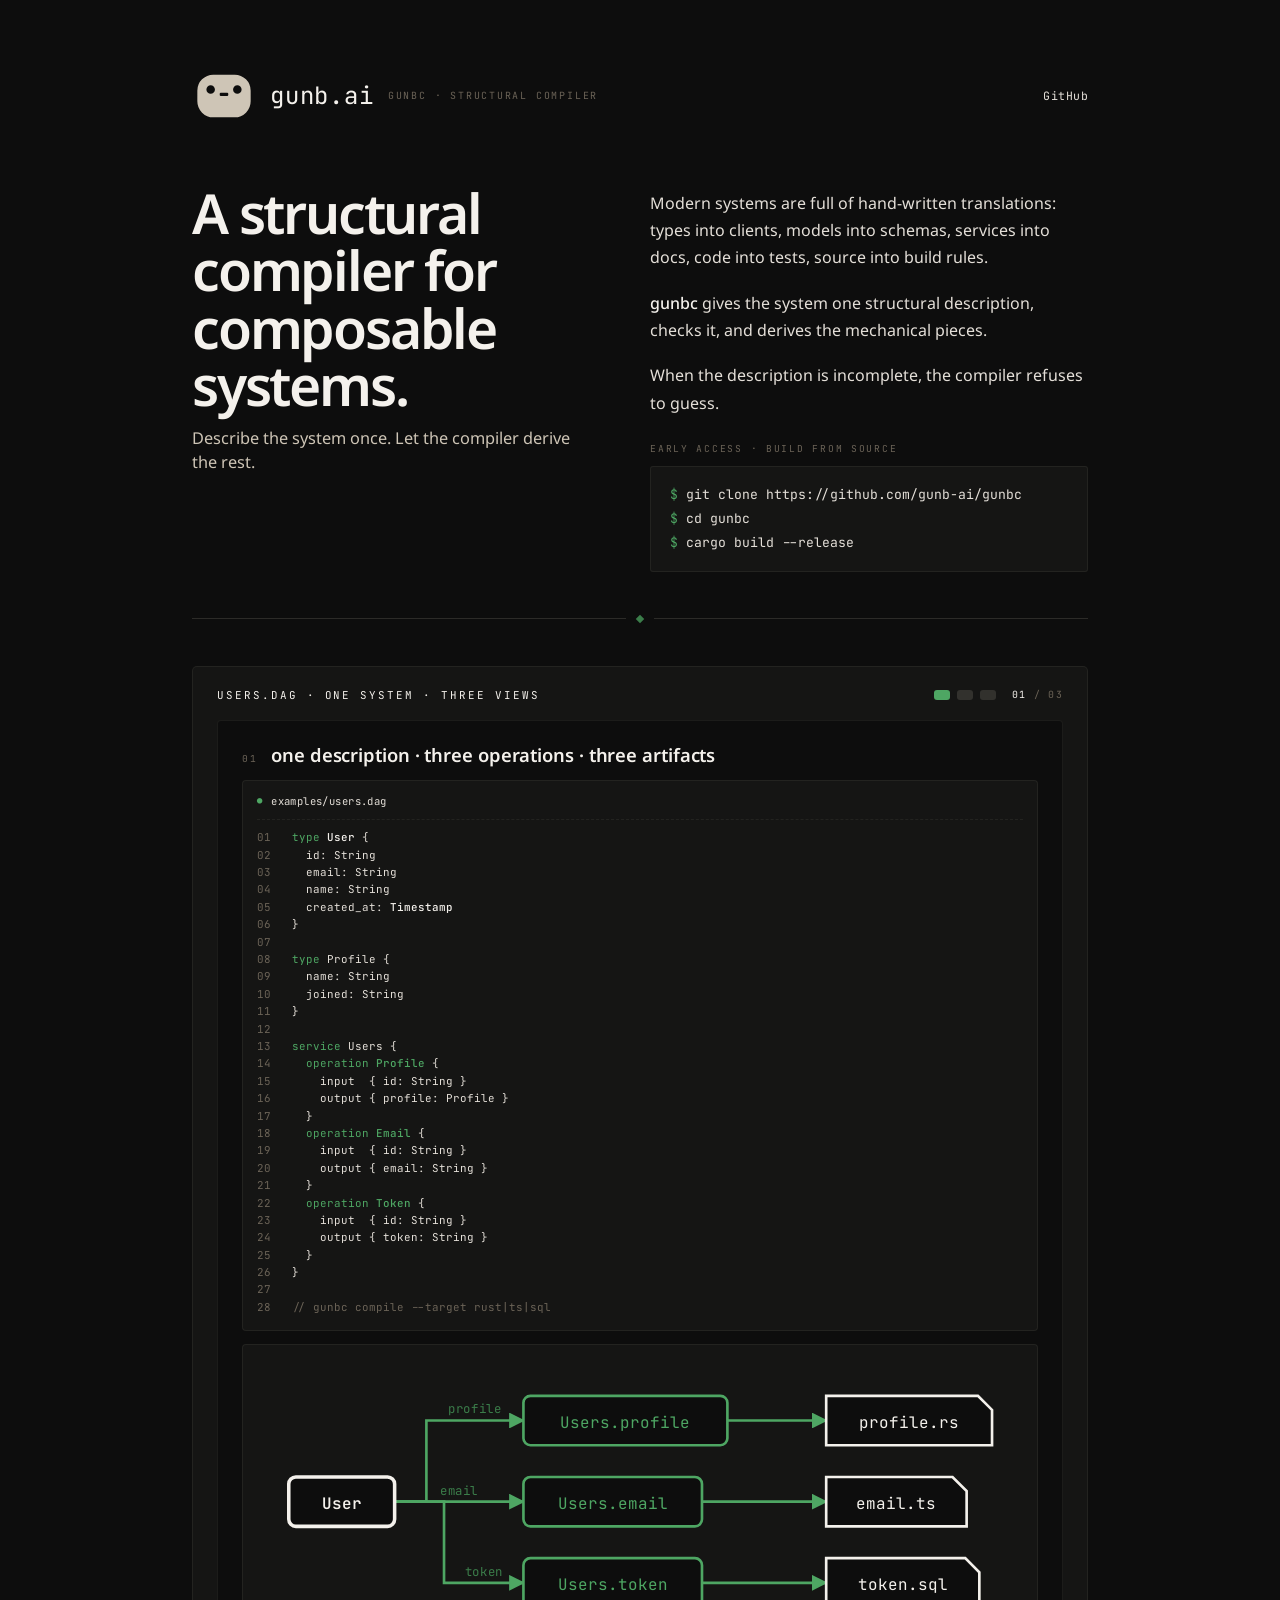
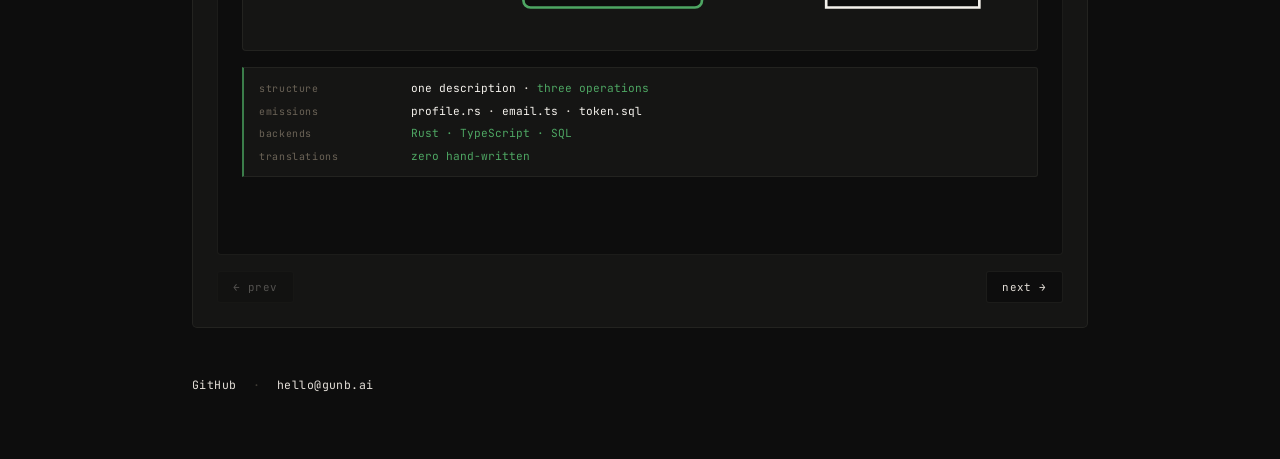
<file: index.html>
<!DOCTYPE html>
<html lang="en">
<head>
  <meta charset="utf-8" />
  <meta name="viewport" content="width=device-width, initial-scale=1" />
  <title>gunb.ai — A structural compiler for composable systems</title>
  <meta name="description" content="Modern systems are full of hand-written translations. gunbc gives the system one structural description, checks it, and derives the mechanical pieces. When the description is incomplete, the compiler refuses to guess." />
  <link rel="icon" type="image/svg+xml" href="assets/mark.svg" />
  <meta name="theme-color" content="#0c0d0c" />
  <link rel="preconnect" href="https://fonts.googleapis.com" />
  <link rel="preconnect" href="https://fonts.gstatic.com" crossorigin />
  <link href="https://fonts.googleapis.com/css2?family=JetBrains+Mono:wght@400;500&family=Noto+Sans:wght@400;500;600&display=swap" rel="stylesheet" />
  <link rel="stylesheet" href="assets/site.css" />
  <script src="assets/cards.js" defer></script>
</head>
<body>

  <main class="page">

    <!-- Mark + wordmark -->
    <header class="masthead">
      <svg class="mark" viewBox="0 0 120 120" aria-hidden="true">
        <path fill-rule="evenodd" fill="currentColor" d="
          M40,20 H80 A30,30 0 0,1 110,50 V70 A30,30 0 0,1 80,100 H40 A30,30 0 0,1 10,70 V50 A30,30 0 0,1 40,20 Z
          M35,40 A8,8 0 0,1 35,56 A8,8 0 0,1 35,40 Z
          M85,40 A8,8 0 0,1 85,56 A8,8 0 0,1 85,40 Z
          M54,54 H66 A2,2 0 0,1 68,56 V58 A2,2 0 0,1 66,60 H54 A2,2 0 0,1 52,58 V56 A2,2 0 0,1 54,54 Z
        "/>
      </svg>
      <span class="wordmark">gunb.ai</span>
      <span class="eyebrow">gunbc · structural compiler</span>
      <nav class="masthead-nav">
        <a href="https://github.com/gunb-ai/gunbc">GitHub</a>
      </nav>
    </header>

    <!-- Hero spine — identity on the left; prose + install fill the right -->
    <section class="hero-spine">
      <div class="hero-left">
        <h1>A structural compiler for composable systems.</h1>
        <p class="tagline">Describe the system once. Let the compiler derive the rest.</p>
      </div>
      <div class="hero-right">
        <p>
          Modern systems are full of hand-written translations: types into clients, models into schemas, services into docs, code into tests, source into build rules.
        </p>
        <p>
          <strong>gunbc</strong> gives the system one structural description, checks it, and derives the mechanical pieces.
        </p>
        <p>
          When the description is incomplete, the compiler refuses to guess.
        </p>
        <section class="install">
          <span class="section-label">early access · build from source</span>
<pre class="command"><span class="prompt">$ </span>git clone https://github.com/gunb-ai/gunbc
<span class="prompt">$ </span>cd gunbc
<span class="prompt">$ </span>cargo build --release</pre>
        </section>
      </div>
    </section>

    <!-- Carved rule — fills page width, aligns with specimen cards below -->
    <div class="carved-rule" aria-hidden="true"><span class="notch"></span></div>

    <!-- One Users system, three isolated views. Each card pivots on a
         different structural claim (closure, propagation, budget) but
         all read from the same source model. Navigate with prev/next
         or ← / → keys. -->
    <div data-deck="users.dag"></div>

    <!-- Footer -->
    <footer class="foot">
      <a href="https://github.com/gunb-ai/gunbc">GitHub</a>
      <span class="sep">·</span>
      <a href="mailto:hello@gunb.ai">hello@gunb.ai</a>
    </footer>

  </main>

</body>
</html>
</file>
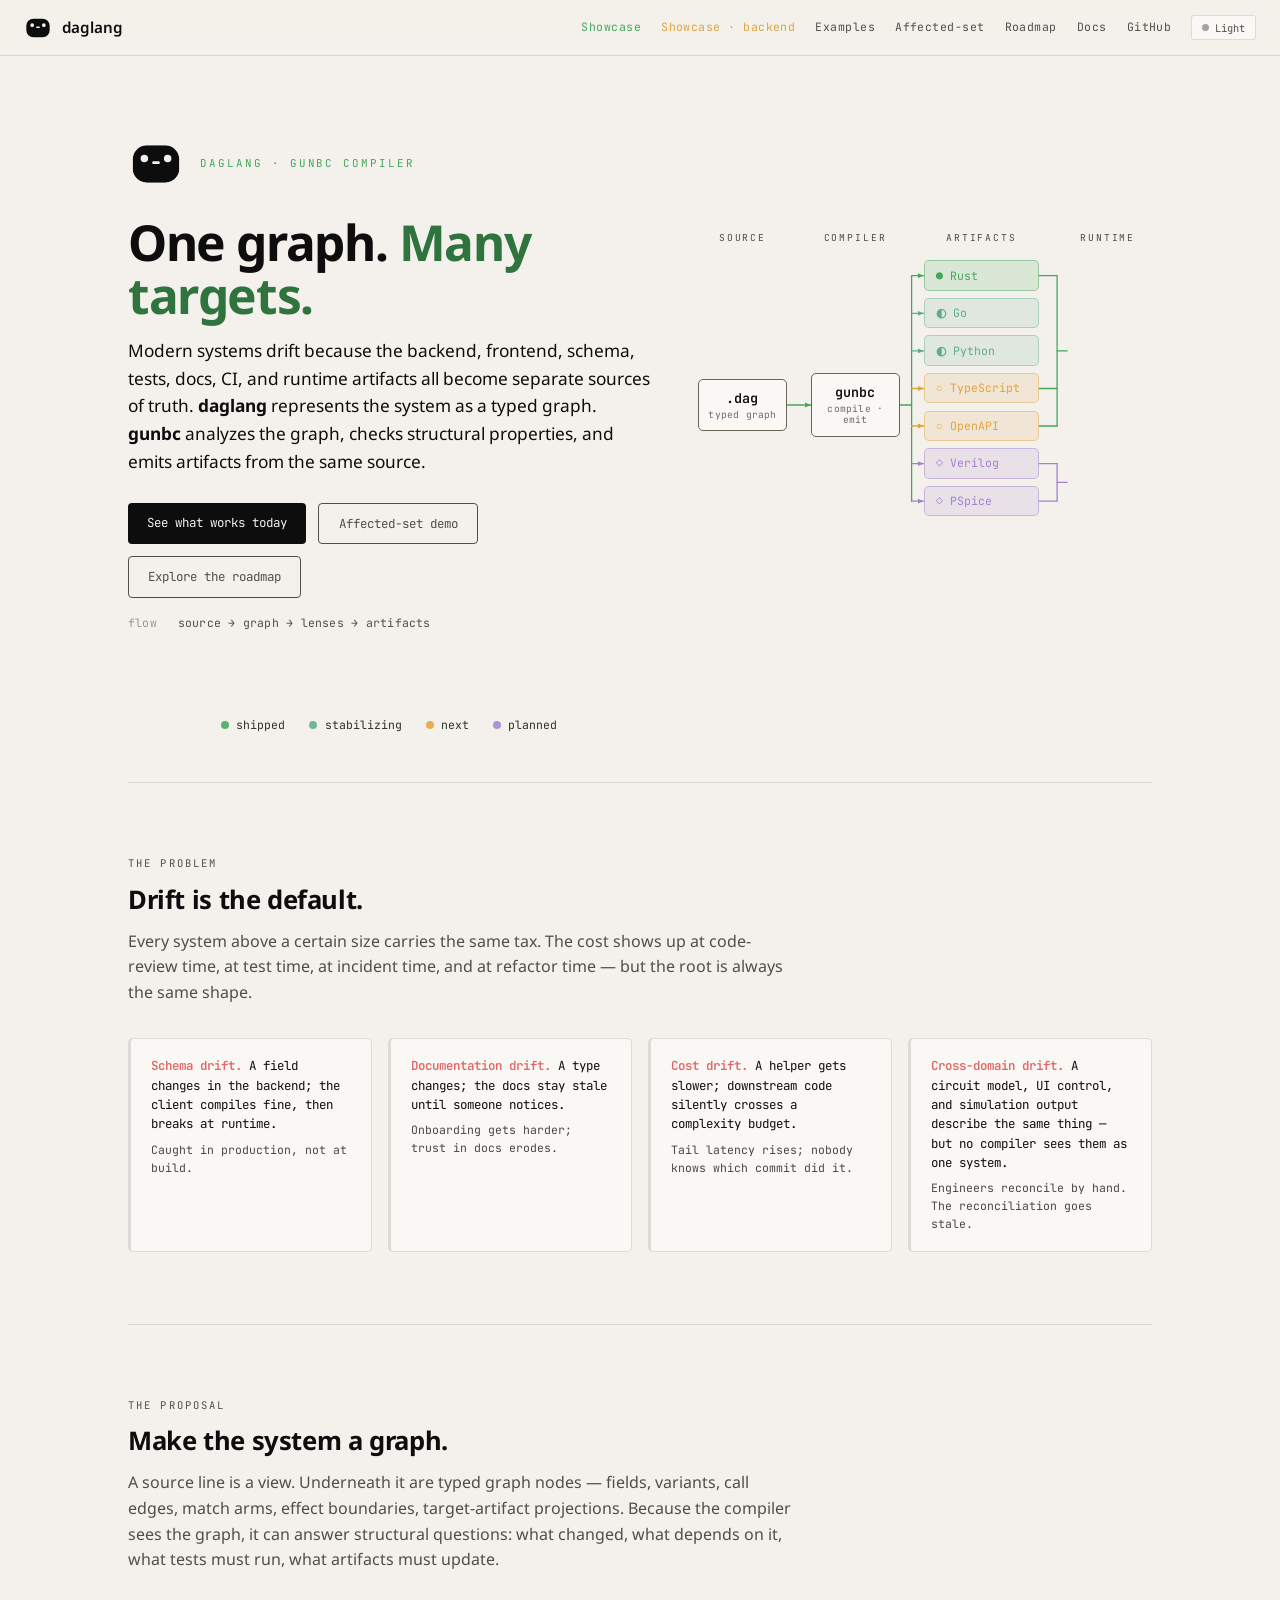
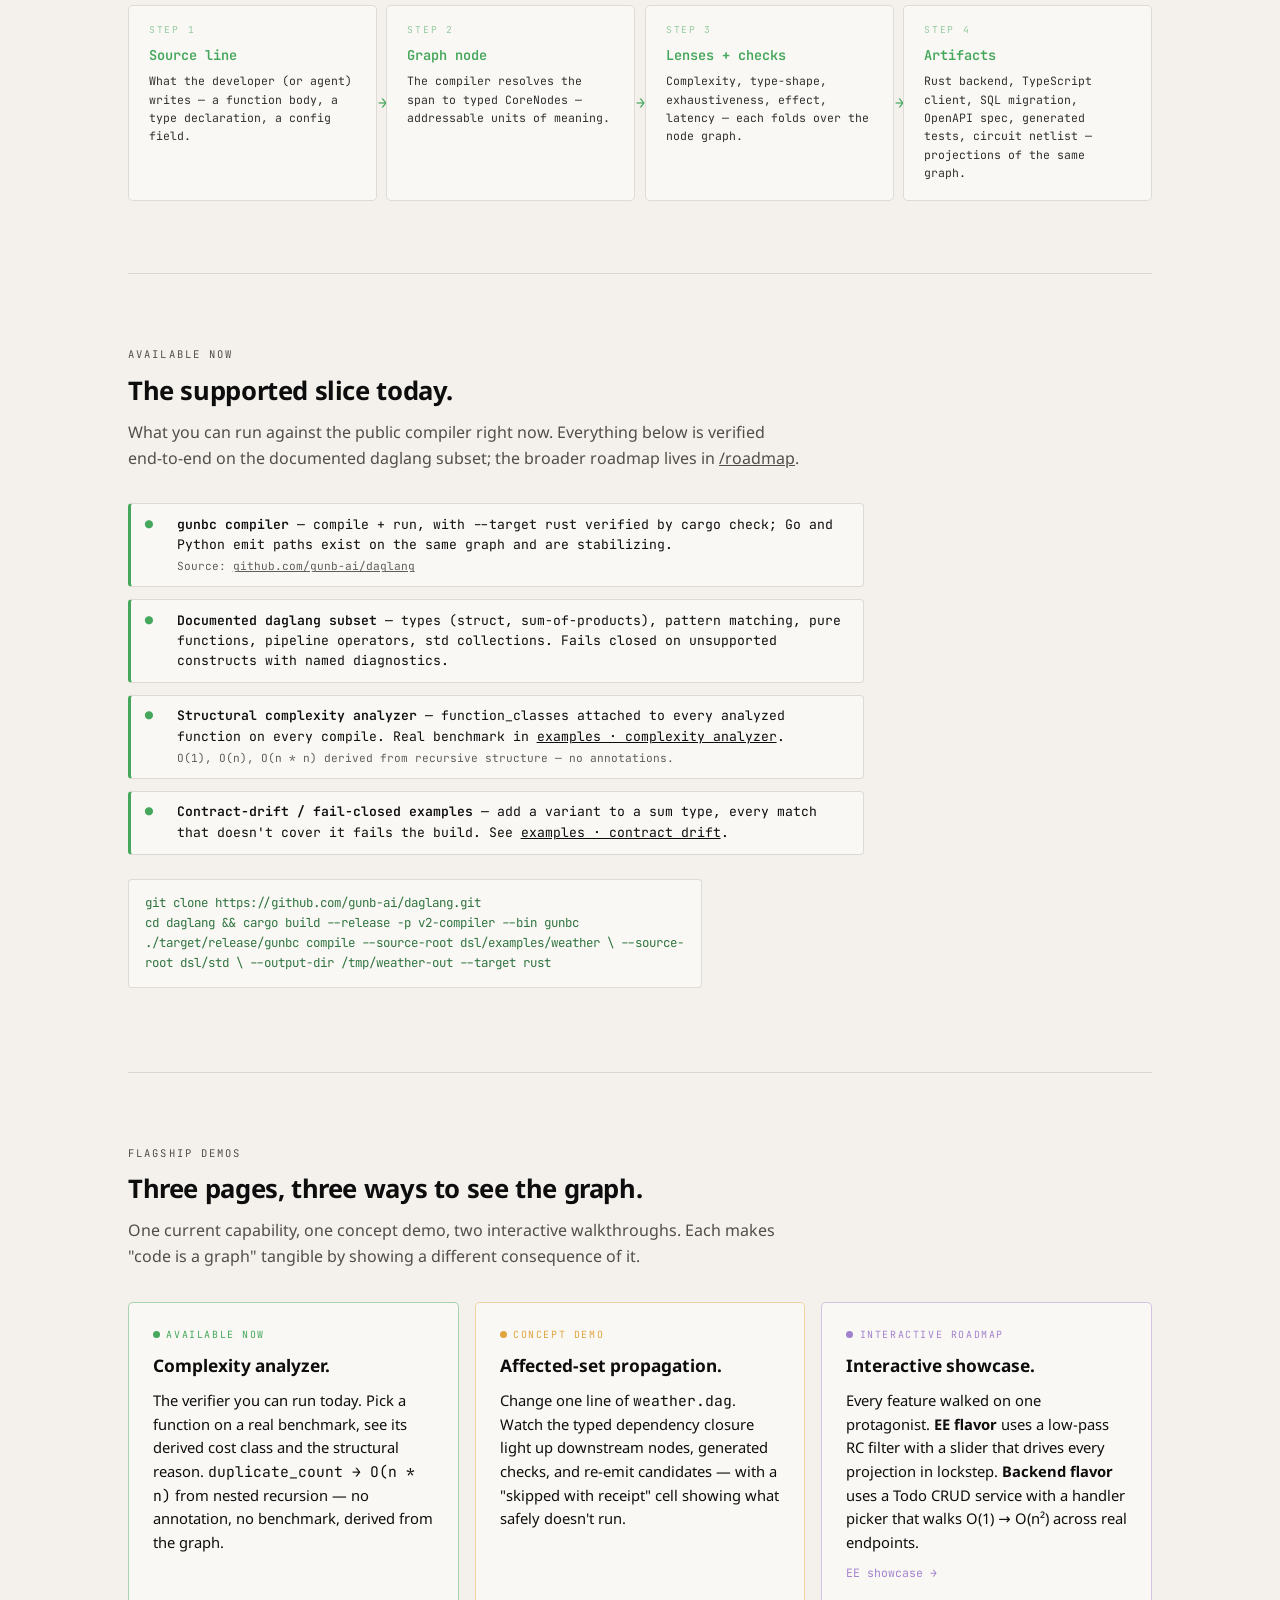
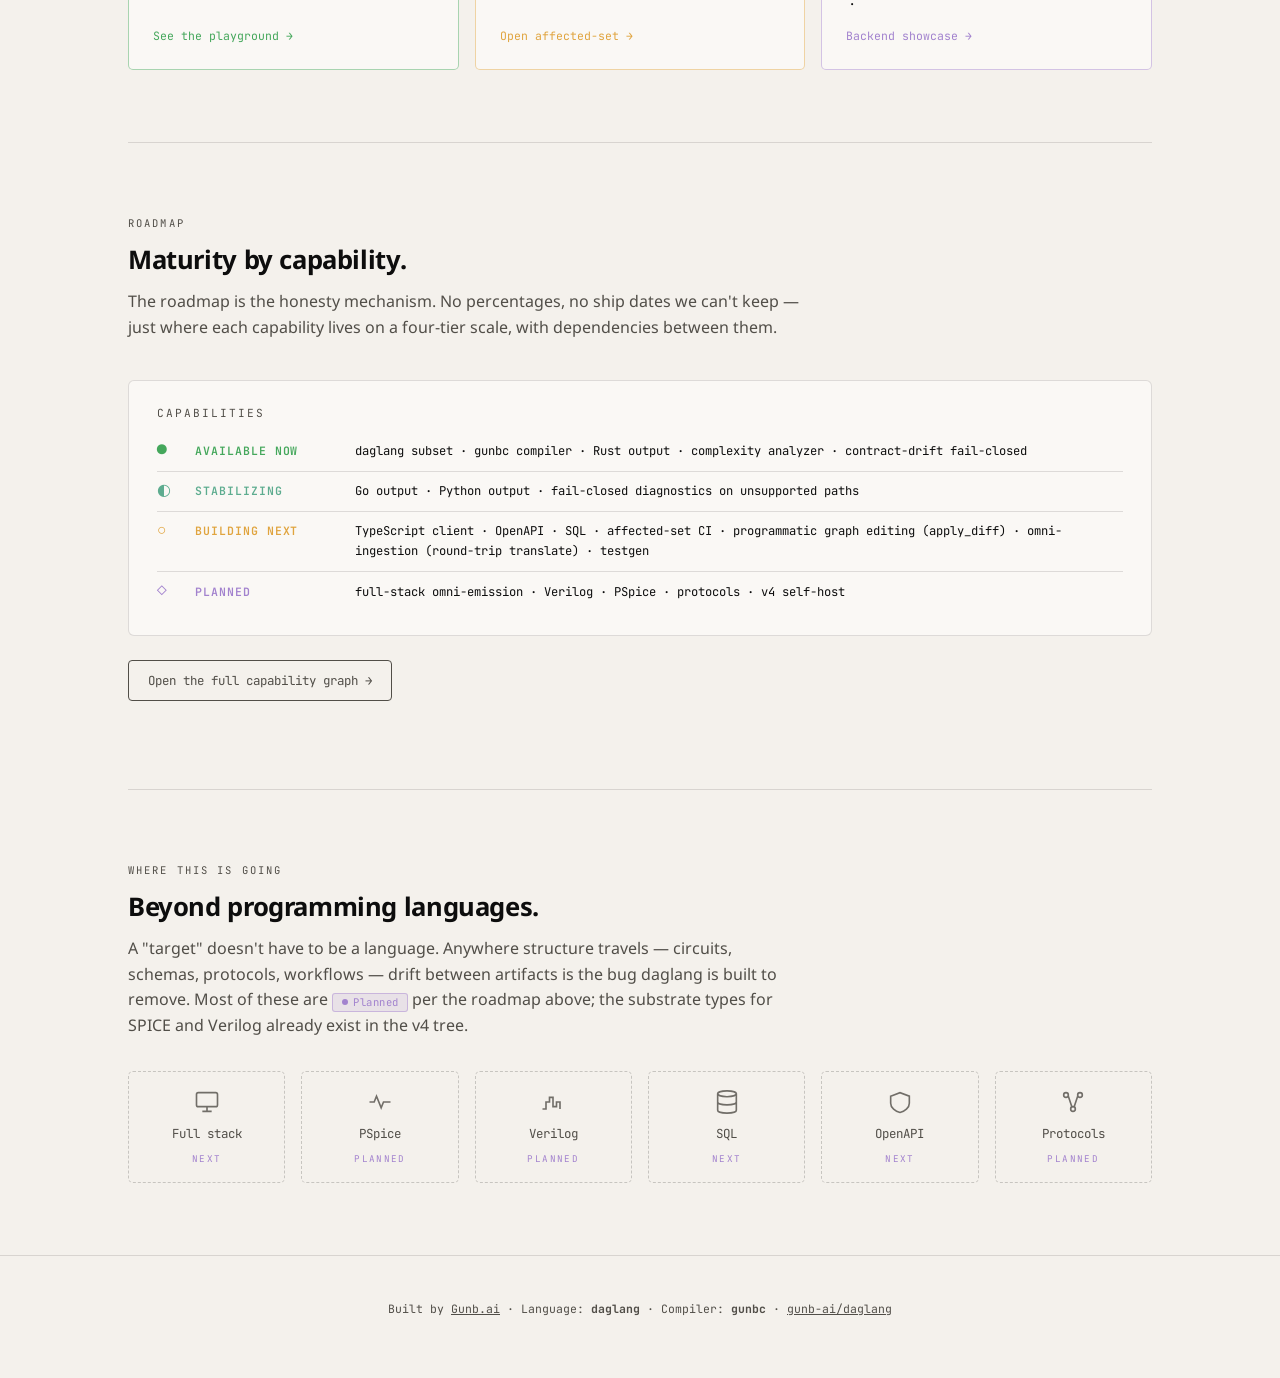
<file: legacy/index.html>
<!DOCTYPE html>
<html lang="en" data-mode="dark">
<head>
  <meta charset="utf-8" />
  <meta name="viewport" content="width=device-width, initial-scale=1" />
  <title>daglang — one graph, many targets</title>
  <meta name="description" content="Modern systems drift because the backend, frontend, schema, tests, docs, CI, and runtime artifacts all become separate sources of truth. daglang represents the system as a typed graph; gunbc analyzes the graph, checks structural properties, and emits artifacts from the same source." />
  <link rel="preconnect" href="https://fonts.googleapis.com" />
  <link rel="preconnect" href="https://fonts.gstatic.com" crossorigin />
  <link href="https://fonts.googleapis.com/css2?family=JetBrains+Mono:wght@400;500&family=Noto+Sans:wght@400;500;600;700&display=swap" rel="stylesheet" />
  <link rel="icon" type="image/svg+xml" href="/assets/favicon.svg" />
  <link rel="icon" type="image/png" sizes="32x32" href="/assets/favicon-32.png" />
  <link rel="icon" type="image/png" sizes="16x16" href="/assets/favicon-16.png" />
  <link rel="apple-touch-icon" href="/assets/apple-touch-icon.png" />
  <link rel="manifest" href="/site.webmanifest" />
  <meta name="theme-color" content="#0c0d0c" media="(prefers-color-scheme: dark)" />
  <meta name="theme-color" content="#f4efe6" media="(prefers-color-scheme: light)" />
  <meta name="color-scheme" content="dark light" />
  <script>(function(){try{var s=localStorage.getItem("daglang-mode");var l=window.matchMedia&&window.matchMedia("(prefers-color-scheme: light)").matches;document.documentElement.setAttribute("data-mode",s||(l?"light":"dark"));}catch(e){}})();</script>
  <link rel="stylesheet" href="site.css" />
  <style>
    /* Page-local: problem cards + proposal flow */
    .problem-grid {
      display: grid; gap: 1rem;
      grid-template-columns: repeat(auto-fit, minmax(15rem, 1fr));
    }
    .problem-card {
      padding: 1.1rem 1.25rem; border: 1px solid; border-radius: 5px;
      border-left-width: 3px;
      font-family: var(--font-mono); font-size: 0.78rem; line-height: 1.55;
    }
    [data-mode="dark"] .problem-card { background: var(--void-up); border-color: var(--border-dark); }
    [data-mode="light"] .problem-card { background: var(--warm-white-up); border-color: var(--border-light); }
    .problem-card { border-left-color: var(--diag-fail); }
    .problem-card strong { color: var(--diag-fail); font-weight: 600; }
    .problem-card-effect {
      display: block; margin-top: 0.45rem; opacity: 0.75;
      font-size: 0.72rem;
    }

    .proposal-flow {
      display: grid; gap: 0.6rem;
      grid-template-columns: repeat(4, minmax(0, 1fr));
      align-items: stretch;
      position: relative;
    }
    .proposal-step {
      padding: 1.1rem 1.25rem; border: 1px solid; border-radius: 5px;
      font-family: var(--font-mono); font-size: 0.78rem; line-height: 1.55;
      display: flex; flex-direction: column; gap: 0.4rem;
      position: relative;
    }
    [data-mode="dark"] .proposal-step { background: var(--void-up); border-color: var(--border-dark); }
    [data-mode="light"] .proposal-step { background: var(--warm-white-up); border-color: var(--border-light); }
    .proposal-step-num {
      font-size: 0.6rem; letter-spacing: 0.18em; text-transform: uppercase;
      opacity: 0.55; color: var(--tier-now);
    }
    .proposal-step-name { font-weight: 600; font-size: 0.85rem; color: var(--tier-now); }
    .proposal-step-body { font-size: 0.72rem; opacity: 0.85; line-height: 1.6; }
    .proposal-step:not(:last-child)::after {
      content: "→"; position: absolute;
      right: -0.7rem; top: 50%; transform: translateY(-50%);
      color: var(--tier-now); font-family: var(--font-mono);
      font-size: 0.95rem; pointer-events: none;
    }

    .available-now {
      display: grid; gap: 0.75rem;
      grid-template-columns: 1fr;
      max-width: 46em;
    }
    .available-now-row {
      display: grid; grid-template-columns: 1.4rem 1fr;
      gap: 0.6rem; align-items: baseline;
      padding: 0.65rem 0.85rem;
      border: 1px solid; border-radius: 4px;
      border-left: 3px solid var(--tier-now);
      font-family: var(--font-mono); font-size: 0.82rem; line-height: 1.55;
    }
    [data-mode="dark"] .available-now-row { background: var(--void-up); border-color: var(--border-dark); border-left-color: var(--tier-now); }
    [data-mode="light"] .available-now-row { background: var(--warm-white-up); border-color: var(--border-light); border-left-color: var(--tier-now); }
    .available-now-row .check { color: var(--tier-now); font-weight: 600; }
    .available-now-row strong { font-weight: 600; }
    .available-now-row small {
      display: block; opacity: 0.65; font-size: 0.7rem; margin-top: 0.2rem;
    }

    @media (max-width: 760px) {
      .proposal-flow { grid-template-columns: 1fr; }
      .proposal-step:not(:last-child)::after { display: none; }
    }
  </style>
</head>
<body>
<a href="#main" class="skip-link">Skip to main content</a>

<svg xmlns="http://www.w3.org/2000/svg" style="position:absolute;width:0;height:0;overflow:hidden">
  <symbol id="stoic-idle" viewBox="0 0 120 120">
    <path fill-rule="evenodd" fill="currentColor" d="
      M40,20 H80 A30,30 0 0,1 110,50 V70 A30,30 0 0,1 80,100 H40 A30,30 0 0,1 10,70 V50 A30,30 0 0,1 40,20 Z
      M35,40 A8,8 0 0,1 35,56 A8,8 0 0,1 35,40 Z
      M85,40 A8,8 0 0,1 85,56 A8,8 0 0,1 85,40 Z
      M54,54 H66 A2,2 0 0,1 68,56 V58 A2,2 0 0,1 66,60 H54 A2,2 0 0,1 52,58 V56 A2,2 0 0,1 54,54 Z
    "/>
  </symbol>
</svg>

<nav class="nav">
  <a href="/" class="nav-left">
    <svg class="nav-logo" viewBox="0 0 120 120" aria-hidden="true" focusable="false"><use href="#stoic-idle"/></svg>
    <span class="wordmark">daglang</span>
  </a>
  <div class="nav-right">
    <div class="nav-links">
      <a href="showcase.html" class="nav-link" style="color:var(--tier-now)">Showcase</a>
      <a href="showcase-backend.html" class="nav-link" style="color:var(--tier-next)">Showcase · backend</a>
      <a href="examples.html" class="nav-link">Examples</a>
      <a href="affected-set.html" class="nav-link">Affected-set</a>
      <a href="roadmap.html" class="nav-link">Roadmap</a>
      <a href="https://github.com/gunb-ai/daglang/blob/main/THESIS.md" class="nav-link">Docs</a>
      <a href="https://github.com/gunb-ai/daglang" class="nav-link">GitHub</a>
    </div>
    <button class="mode-toggle" id="mode-toggle" type="button" aria-label="Toggle light/dark mode">
      <span class="indicator"></span>
      <span id="mode-label-text">Dark</span>
    </button>
  </div>
</nav>

<main id="main">
  <!-- ───────────────── Hero — category + promise ───────────────── -->
  <section class="hero wrap">
    <div class="hero-grid">
      <div>
        <div class="hero-mark-row">
          <svg class="hero-logo" viewBox="0 0 120 120" aria-hidden="true">
            <defs>
              <mask id="stoic-hero-mask">
                <path fill="white" d="M40,20 H80 A30,30 0 0,1 110,50 V70 A30,30 0 0,1 80,100 H40 A30,30 0 0,1 10,70 V50 A30,30 0 0,1 40,20 Z"/>
                <g class="features">
                  <circle cx="35" cy="48" r="8" fill="black"/>
                  <circle cx="85" cy="48" r="8" fill="black"/>
                  <path fill="black" d="M54,54 H66 A2,2 0 0,1 68,56 V58 A2,2 0 0,1 66,60 H54 A2,2 0 0,1 52,58 V56 A2,2 0 0,1 54,54 Z"/>
                </g>
              </mask>
            </defs>
            <path mask="url(#stoic-hero-mask)" fill="currentColor"
                  d="M40,20 H80 A30,30 0 0,1 110,50 V70 A30,30 0 0,1 80,100 H40 A30,30 0 0,1 10,70 V50 A30,30 0 0,1 40,20 Z"/>
          </svg>
          <span class="hero-eyebrow">daglang · gunbc compiler</span>
        </div>
        <h1 class="hero-headline">One graph. <em>Many targets.</em></h1>
        <p class="hero-sub">
          Modern systems drift because the backend, frontend, schema, tests, docs, CI, and runtime
          artifacts all become separate sources of truth. <strong>daglang</strong> represents the system
          as a typed graph. <strong>gunbc</strong> analyzes the graph, checks structural properties,
          and emits artifacts from the same source.
        </p>
        <div class="hero-actions">
          <a href="#available-now" class="hero-cta">See what works today</a>
          <a href="affected-set.html" class="hero-cta-secondary">Affected-set demo</a>
          <a href="roadmap.html" class="hero-cta-secondary">Explore the roadmap</a>
        </div>
        <p class="hero-foot muted"><span>flow</span> &ensp; source → graph → lenses → artifacts</p>
      </div>

      <!-- Pipeline diagram — HTML boxes/labels + SVG lines only.
           SVG <text> baseline behavior is famously inconsistent across
           browsers. We sidestep the whole class of bugs by rendering every
           label as normal HTML inside a styled <div>, and using SVG only
           for the connecting wires. JS measures each node's center against
           a shared coordinate frame (the .hero-pipeline container) and
           draws the lines beneath. -->
      <div class="hero-pipeline" id="hero-pipeline">
        <svg class="hero-pipeline-lines" id="hero-pipeline-lines" aria-hidden="true" focusable="false"></svg>

        <div class="hp-col hp-col-source">
          <div class="hp-cap">SOURCE</div>
          <div class="hp-node hp-node-core" id="hp-source">
            <strong>.dag</strong>
            <span>typed graph</span>
          </div>
        </div>

        <div class="hp-col hp-col-compiler">
          <div class="hp-cap">COMPILER</div>
          <div class="hp-node hp-node-core" id="hp-compiler">
            <strong>gunbc</strong>
            <span>compile · emit</span>
          </div>
        </div>

        <div class="hp-col hp-col-artifacts">
          <div class="hp-cap">ARTIFACTS</div>
          <div class="hp-node hp-tier-now"    data-art="rust">    <span class="hp-marker">●</span>Rust</div>
          <div class="hp-node hp-tier-stable" data-art="go">      <span class="hp-marker">◐</span>Go</div>
          <div class="hp-node hp-tier-stable" data-art="python">  <span class="hp-marker">◐</span>Python</div>
          <div class="hp-node hp-tier-next"   data-art="ts">      <span class="hp-marker">○</span>TypeScript</div>
          <div class="hp-node hp-tier-next"   data-art="openapi"> <span class="hp-marker">○</span>OpenAPI</div>
          <div class="hp-node hp-tier-vision" data-art="verilog"> <span class="hp-marker">◇</span>Verilog</div>
          <div class="hp-node hp-tier-vision" data-art="pspice">  <span class="hp-marker">◇</span>PSpice</div>
        </div>

        <div class="hp-col hp-col-runtime">
          <div class="hp-cap">RUNTIME</div>
          <div class="hp-bus-label hp-bus-web" id="hp-bus-web">
            <strong>HTTP</strong>
            <span>OpenAPI contract</span>
          </div>
          <div class="hp-bus-label hp-bus-hw"  id="hp-bus-hw">
            <strong>co-sim</strong>
            <span>mixed-signal</span>
          </div>
        </div>
      </div>

      <div class="hp-legend" aria-label="tier legend">
        <span><i class="hp-leg hp-leg-now"></i> shipped</span>
        <span><i class="hp-leg hp-leg-stable"></i> stabilizing</span>
        <span><i class="hp-leg hp-leg-next"></i> next</span>
        <span><i class="hp-leg hp-leg-vision"></i> planned</span>
      </div>
    </div>
  </section>

  <!-- ───────────────── The problem ───────────────── -->
  <section class="section wrap">
    <p class="section-eyebrow">The problem</p>
    <h2>Drift is the default.</h2>
    <p class="section-lead muted">
      Every system above a certain size carries the same tax. The cost shows up at code-review time,
      at test time, at incident time, and at refactor time — but the root is always the same shape.
    </p>
    <div class="problem-grid">
      <div class="problem-card">
        <strong>Schema drift.</strong>
        A field changes in the backend; the client compiles fine, then breaks at runtime.
        <span class="problem-card-effect">Caught in production, not at build.</span>
      </div>
      <div class="problem-card">
        <strong>Documentation drift.</strong>
        A type changes; the docs stay stale until someone notices.
        <span class="problem-card-effect">Onboarding gets harder; trust in docs erodes.</span>
      </div>
      <div class="problem-card">
        <strong>Cost drift.</strong>
        A helper gets slower; downstream code silently crosses a complexity budget.
        <span class="problem-card-effect">Tail latency rises; nobody knows which commit did it.</span>
      </div>
      <div class="problem-card">
        <strong>Cross-domain drift.</strong>
        A circuit model, UI control, and simulation output describe the same thing — but no compiler sees them as one system.
        <span class="problem-card-effect">Engineers reconcile by hand. The reconciliation goes stale.</span>
      </div>
    </div>
  </section>

  <!-- ───────────────── The proposal ───────────────── -->
  <section class="section wrap">
    <p class="section-eyebrow">The proposal</p>
    <h2>Make the system a graph.</h2>
    <p class="section-lead muted">
      A source line is a view. Underneath it are typed graph nodes — fields, variants, call edges,
      match arms, effect boundaries, target-artifact projections. Because the compiler sees the graph,
      it can answer structural questions: what changed, what depends on it, what tests must run,
      what artifacts must update.
    </p>
    <div class="proposal-flow">
      <div class="proposal-step">
        <span class="proposal-step-num">Step 1</span>
        <span class="proposal-step-name">Source line</span>
        <span class="proposal-step-body">
          What the developer (or agent) writes — a function body, a type declaration, a config field.
        </span>
      </div>
      <div class="proposal-step">
        <span class="proposal-step-num">Step 2</span>
        <span class="proposal-step-name">Graph node</span>
        <span class="proposal-step-body">
          The compiler resolves the span to typed <code>CoreNode</code>s — addressable units of meaning.
        </span>
      </div>
      <div class="proposal-step">
        <span class="proposal-step-num">Step 3</span>
        <span class="proposal-step-name">Lenses + checks</span>
        <span class="proposal-step-body">
          Complexity, type-shape, exhaustiveness, effect, latency — each folds over the node graph.
        </span>
      </div>
      <div class="proposal-step">
        <span class="proposal-step-num">Step 4</span>
        <span class="proposal-step-name">Artifacts</span>
        <span class="proposal-step-body">
          Rust backend, TypeScript client, SQL migration, OpenAPI spec, generated tests, circuit netlist — projections of the same graph.
        </span>
      </div>
    </div>
  </section>

  <!-- ───────────────── Available now ───────────────── -->
  <section class="section wrap" id="available-now">
    <p class="section-eyebrow">Available now</p>
    <h2>The supported slice today.</h2>
    <p class="section-lead muted">
      What you can run against the public compiler right now. Everything below is verified end-to-end
      on the documented daglang subset; the broader roadmap lives in <a href="roadmap.html">/roadmap</a>.
    </p>
    <div class="available-now">
      <div class="available-now-row">
        <span class="check">●</span>
        <span>
          <strong>gunbc compiler</strong> — <code>compile</code> + <code>run</code>, with
          <code>--target rust</code> verified by <code>cargo check</code>; Go and Python emit
          paths exist on the same graph and are stabilizing.
          <small>Source: <a href="https://github.com/gunb-ai/daglang">github.com/gunb-ai/daglang</a></small>
        </span>
      </div>
      <div class="available-now-row">
        <span class="check">●</span>
        <span>
          <strong>Documented daglang subset</strong> — types (struct, sum-of-products), pattern
          matching, pure functions, pipeline operators, std collections. Fails closed on
          unsupported constructs with named diagnostics.
        </span>
      </div>
      <div class="available-now-row">
        <span class="check">●</span>
        <span>
          <strong>Structural complexity analyzer</strong> — <code>function_classes</code> attached
          to every analyzed function on every compile. Real benchmark in
          <a href="examples.html#complexity">examples · complexity analyzer</a>.
          <small><code>O(1)</code>, <code>O(n)</code>, <code>O(n * n)</code> derived from recursive
          structure — no annotations.</small>
        </span>
      </div>
      <div class="available-now-row">
        <span class="check">●</span>
        <span>
          <strong>Contract-drift / fail-closed examples</strong> — add a variant to a sum type,
          every <code>match</code> that doesn't cover it fails the build.
          See <a href="examples.html#contract">examples · contract drift</a>.
        </span>
      </div>
    </div>
    <div class="install-block" style="margin-top:1.5rem;max-width:46em">
      <kbd>git clone https://github.com/gunb-ai/daglang.git</kbd><br />
      <kbd>cd daglang &amp;&amp; cargo build --release -p v2-compiler --bin gunbc</kbd><br />
      <kbd>./target/release/gunbc compile --source-root dsl/examples/weather \
                              --source-root dsl/std \
                              --output-dir /tmp/weather-out --target rust</kbd>
    </div>
  </section>

  <!-- ───────────────── Flagship demos ───────────────── -->
  <section class="section wrap">
    <p class="section-eyebrow">Flagship demos</p>
    <h2>Three pages, three ways to see the graph.</h2>
    <p class="section-lead muted">
      One current capability, one concept demo, two interactive walkthroughs. Each makes "code is a graph"
      tangible by showing a different consequence of it.
    </p>
    <div class="cards" style="grid-template-columns:repeat(auto-fit,minmax(18rem,1fr))">
      <article class="card t-now" style="border-color:var(--tier-now-line)">
        <span class="card-tier">Available now</span>
        <h3>Complexity analyzer.</h3>
        <p>
          The verifier you can run today. Pick a function on a real benchmark, see its derived cost class
          and the structural reason. <code>duplicate_count → O(n * n)</code> from nested recursion — no
          annotation, no benchmark, derived from the graph.
        </p>
        <a class="card-link" href="examples.html#complexity">See the playground →</a>
      </article>
      <article class="card t-next" style="border-color:var(--tier-next-line)">
        <span class="card-tier">Concept demo</span>
        <h3>Affected-set propagation.</h3>
        <p>
          Change one line of <code>weather.dag</code>. Watch the typed dependency closure light up
          downstream nodes, generated checks, and re-emit candidates — with a "skipped with receipt"
          cell showing what safely doesn't run.
        </p>
        <a class="card-link" href="affected-set.html">Open affected-set →</a>
      </article>
      <article class="card t-vision" style="border-color:var(--tier-vision-line)">
        <span class="card-tier">Interactive roadmap</span>
        <h3>Interactive showcase.</h3>
        <p>
          Every feature walked on one protagonist. <strong>EE flavor</strong> uses a low-pass RC
          filter with a slider that drives every projection in lockstep.
          <strong>Backend flavor</strong> uses a Todo CRUD service with a handler picker that walks
          O(1) → O(n²) across real endpoints.
        </p>
        <a class="card-link" href="showcase.html">EE showcase →</a>
        &nbsp;·&nbsp;
        <a class="card-link" href="showcase-backend.html">Backend showcase →</a>
      </article>
    </div>
  </section>

  <!-- ───────────────── Roadmap (out of hero, its own section) ───────────────── -->
  <section class="section wrap" id="roadmap">
    <p class="section-eyebrow">Roadmap</p>
    <h2>Maturity by capability.</h2>
    <p class="section-lead muted">
      The roadmap is the honesty mechanism. No percentages, no ship dates we can't keep — just
      where each capability lives on a four-tier scale, with dependencies between them.
    </p>
    <div class="roadmap">
      <p class="roadmap-title">Capabilities</p>
      <div class="roadmap-row t-now">
        <span class="roadmap-marker">●</span>
        <span class="roadmap-tier">Available now</span>
        <span class="roadmap-items">daglang subset · gunbc compiler · Rust output · complexity analyzer · contract-drift fail-closed</span>
      </div>
      <div class="roadmap-row t-stable">
        <span class="roadmap-marker">◐</span>
        <span class="roadmap-tier">Stabilizing</span>
        <span class="roadmap-items">Go output · Python output · fail-closed diagnostics on unsupported paths</span>
      </div>
      <div class="roadmap-row t-next">
        <span class="roadmap-marker">○</span>
        <span class="roadmap-tier">Building next</span>
        <span class="roadmap-items">TypeScript client · OpenAPI · SQL · affected-set CI · programmatic graph editing (<code>apply_diff</code>) · omni-ingestion (round-trip translate) · testgen</span>
      </div>
      <div class="roadmap-row t-vision">
        <span class="roadmap-marker">◇</span>
        <span class="roadmap-tier">Planned</span>
        <span class="roadmap-items">full-stack omni-emission · Verilog · PSpice · protocols · v4 self-host</span>
      </div>
    </div>
    <p style="margin-top:1.5rem">
      <a href="roadmap.html" class="hero-cta-secondary">Open the full capability graph →</a>
    </p>
  </section>

  <!-- ───────────────── Beyond programming languages ───────────────── -->
  <section class="section wrap">
    <p class="section-eyebrow">Where this is going</p>
    <h2>Beyond programming languages.</h2>
    <p class="section-lead muted">
      A "target" doesn't have to be a language. Anywhere structure travels — circuits, schemas,
      protocols, workflows — drift between artifacts is the bug daglang is built to remove. Most of
      these are <span class="badge badge-vision">Planned</span> per the roadmap above; the substrate
      types for SPICE and Verilog already exist in the v4 tree.
    </p>
    <div class="beyond-strip">
      <a class="beyond-tile" href="showcase-backend.html">
        <svg class="beyond-tile-icon" viewBox="0 0 24 24" fill="none" stroke="currentColor" stroke-width="1.4"><rect x="3" y="4" width="18" height="12" rx="1.5"/><path d="M8 20h8M12 16v4"/></svg>
        Full stack
        <span class="beyond-tile-tag">Next</span>
      </a>
      <a class="beyond-tile" href="examples.html#beyond">
        <svg class="beyond-tile-icon" viewBox="0 0 24 24" fill="none" stroke="currentColor" stroke-width="1.4"><path d="M3 12h4l2-5 4 10 2-5h6"/></svg>
        PSpice
        <span class="beyond-tile-tag">Planned</span>
      </a>
      <a class="beyond-tile" href="examples.html#beyond">
        <svg class="beyond-tile-icon" viewBox="0 0 24 24" fill="none" stroke="currentColor" stroke-width="1.4"><path d="M3 18h3v-6h3v-4h3v8h3v-4h3v6"/></svg>
        Verilog
        <span class="beyond-tile-tag">Planned</span>
      </a>
      <a class="beyond-tile" href="examples.html#omni">
        <svg class="beyond-tile-icon" viewBox="0 0 24 24" fill="none" stroke="currentColor" stroke-width="1.4"><ellipse cx="12" cy="5" rx="8" ry="2.5"/><path d="M4 5v14c0 1.4 3.6 2.5 8 2.5s8-1.1 8-2.5V5M4 12c0 1.4 3.6 2.5 8 2.5s8-1.1 8-2.5"/></svg>
        SQL
        <span class="beyond-tile-tag">Next</span>
      </a>
      <a class="beyond-tile" href="examples.html#omni">
        <svg class="beyond-tile-icon" viewBox="0 0 24 24" fill="none" stroke="currentColor" stroke-width="1.4"><path d="M4 7l8-3 8 3v6c0 4-4 7-8 8-4-1-8-4-8-8V7z"/></svg>
        OpenAPI
        <span class="beyond-tile-tag">Next</span>
      </a>
      <a class="beyond-tile" href="https://github.com/gunb-ai/daglang/blob/main/THESIS.md">
        <svg class="beyond-tile-icon" viewBox="0 0 24 24" fill="none" stroke="currentColor" stroke-width="1.4"><circle cx="6" cy="6" r="2"/><circle cx="18" cy="6" r="2"/><circle cx="12" cy="18" r="2"/><path d="M8 7l3 9M16 7l-3 9"/></svg>
        Protocols
        <span class="beyond-tile-tag">Planned</span>
      </a>
    </div>
  </section>
</main>

<footer class="footer">
  <p>Built by <a href="https://gunb.ai">Gunb.ai</a> · Language: <strong>daglang</strong> · Compiler: <strong>gunbc</strong> · <a href="https://github.com/gunb-ai/daglang">gunb-ai/daglang</a></p>
</footer>

<script src="site.js"></script>
</body>
</html>
</file>
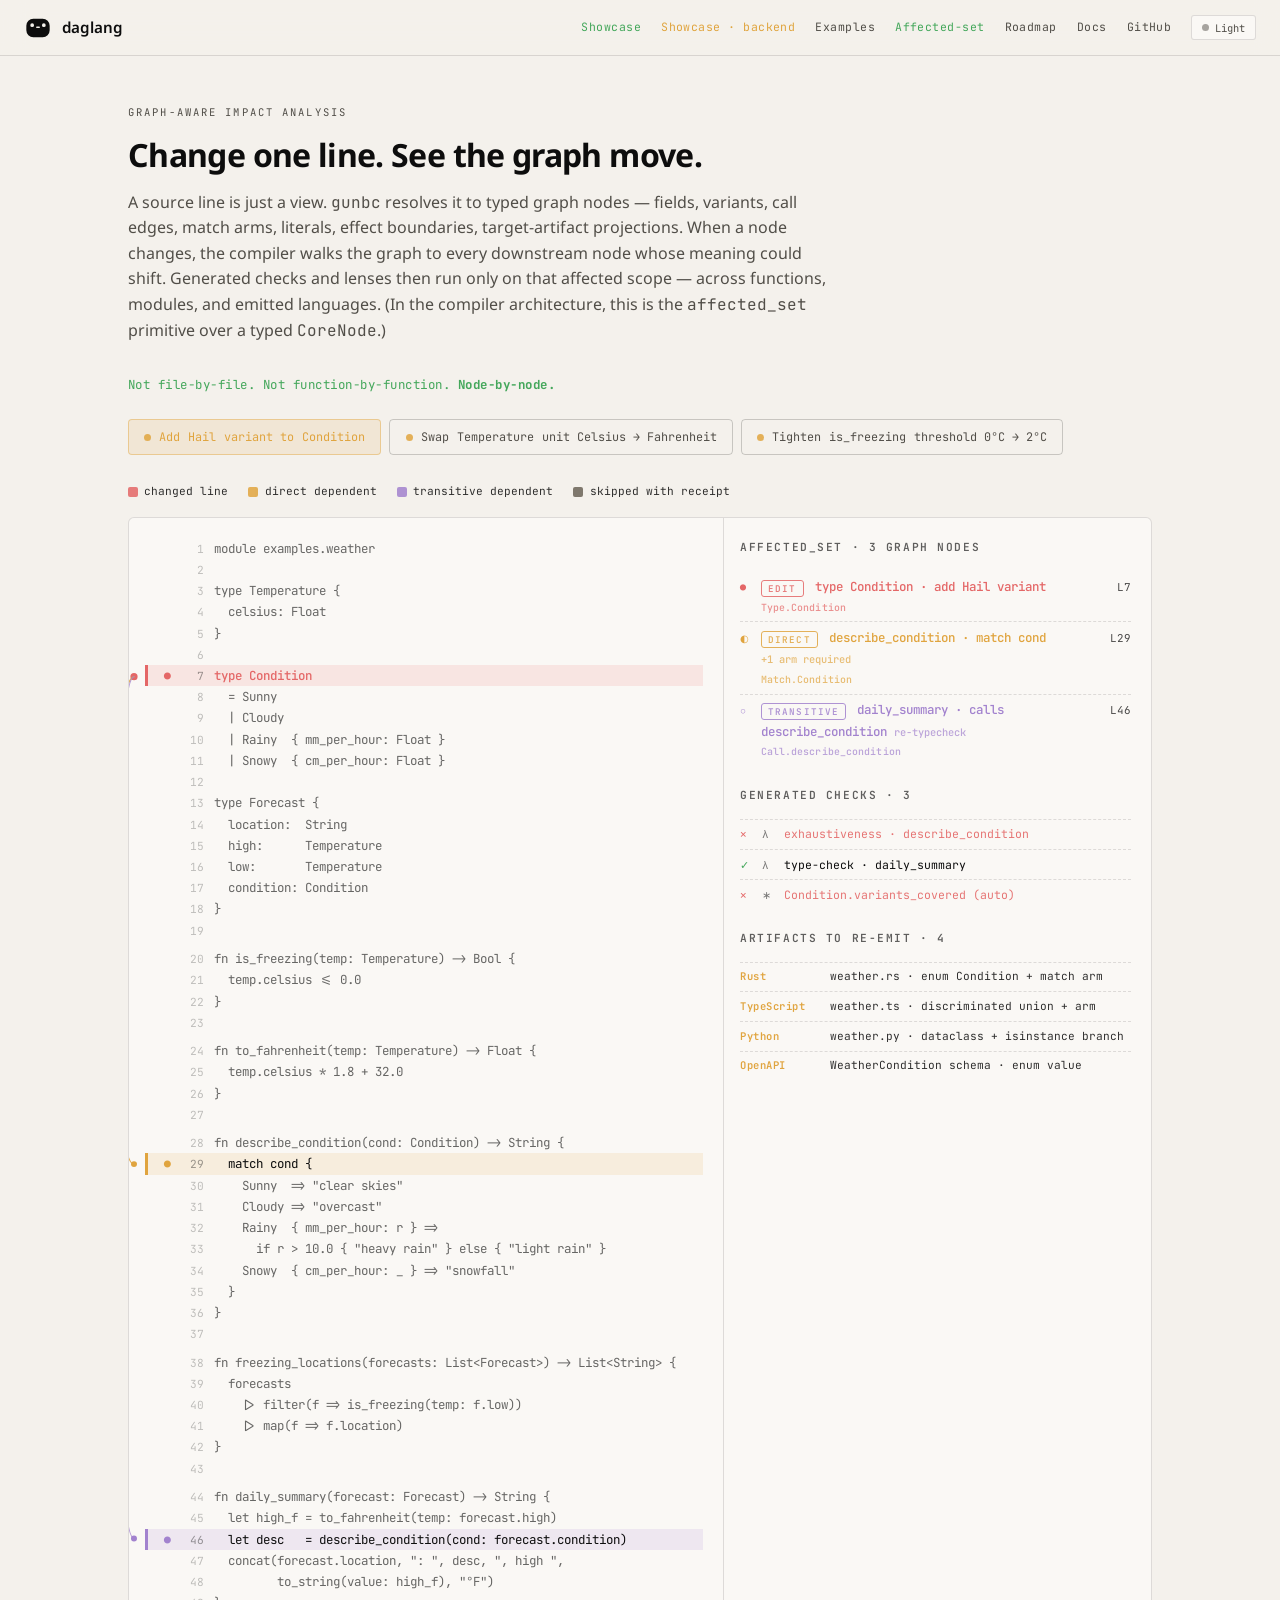
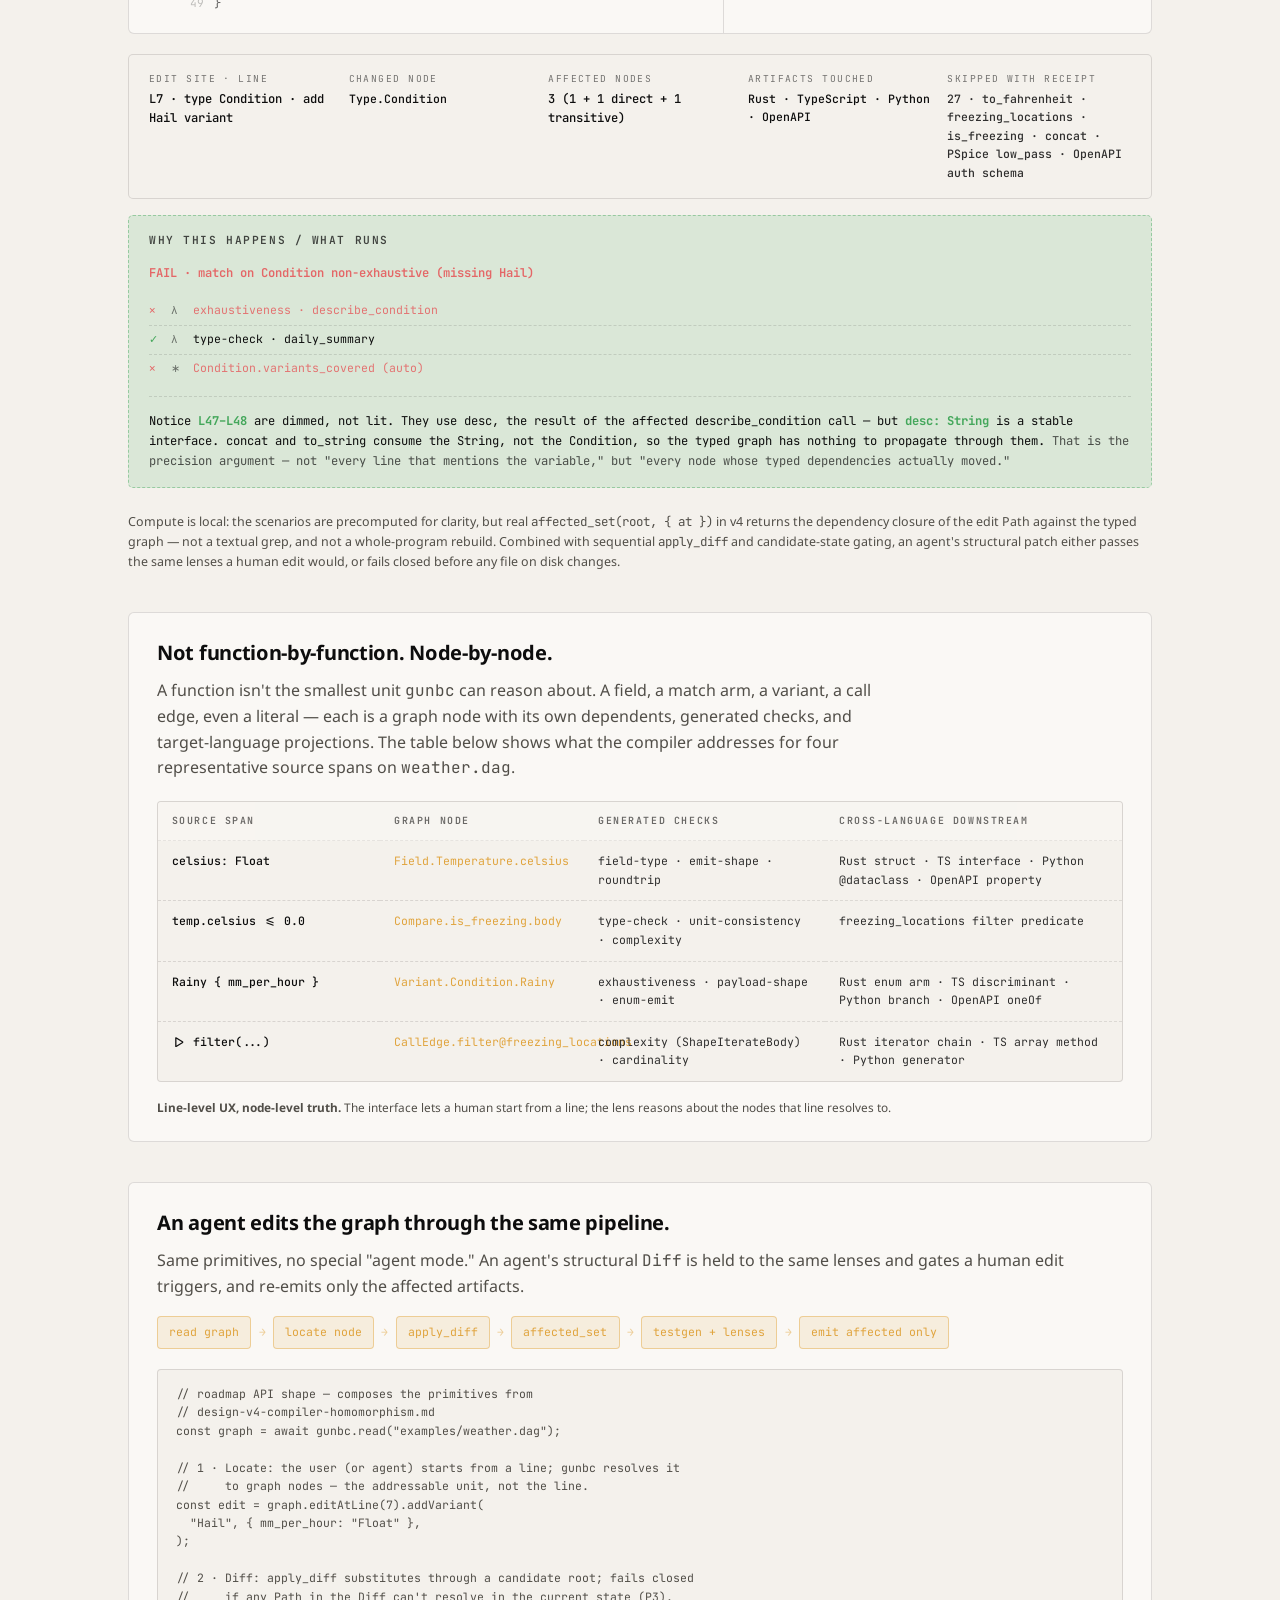
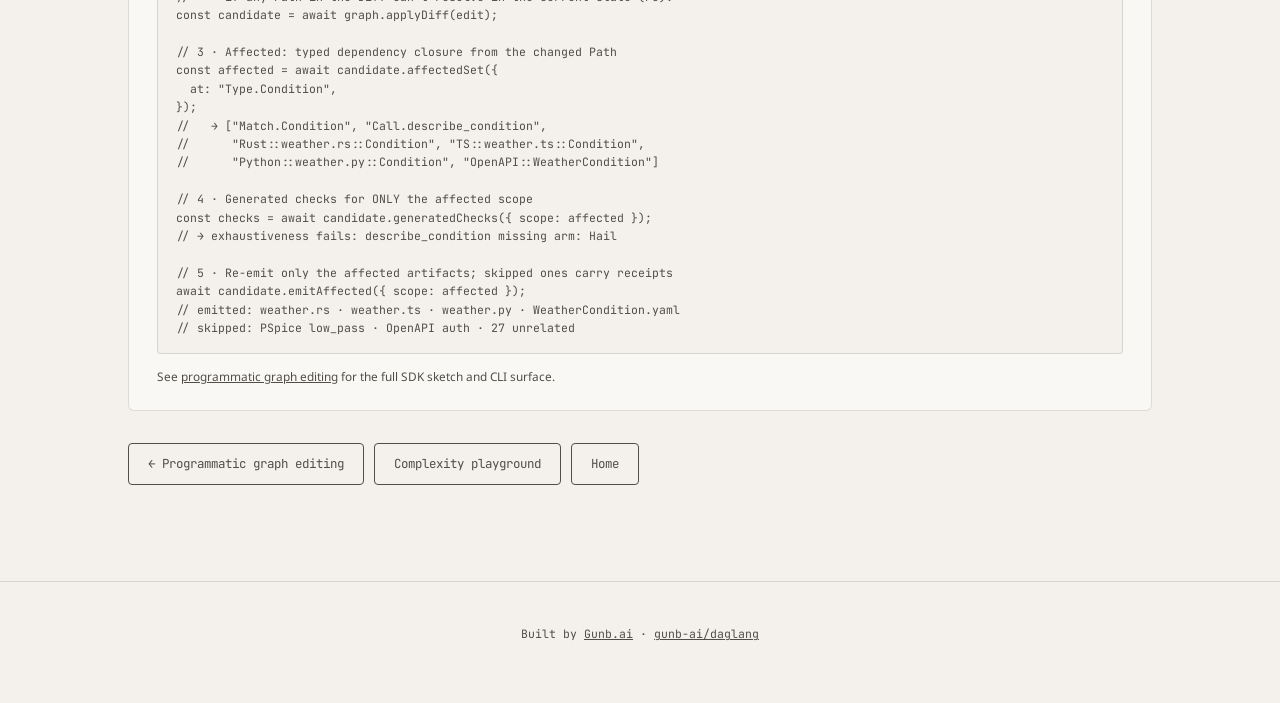
<file: affected-set.html>
<!DOCTYPE html>
<html lang="en" data-mode="dark">
<head>
  <meta charset="utf-8" />
  <meta name="viewport" content="width=device-width, initial-scale=1" />
  <title>daglang · affected-set propagation</title>
  <meta name="description" content="Change one line of .dag source. Watch every downstream node light up. affected_set is the v4 substrate primitive that drives incremental rebuild, lens re-runs, and programmatic graph editing." />
  <link rel="preconnect" href="https://fonts.googleapis.com" />
  <link rel="preconnect" href="https://fonts.gstatic.com" crossorigin />
  <link href="https://fonts.googleapis.com/css2?family=JetBrains+Mono:wght@400;500&family=Noto+Sans:wght@400;500;600;700&display=swap" rel="stylesheet" />
  <link rel="icon" type="image/svg+xml" href="/assets/favicon.svg" />
  <link rel="icon" type="image/png" sizes="32x32" href="/assets/favicon-32.png" />
  <link rel="icon" type="image/png" sizes="16x16" href="/assets/favicon-16.png" />
  <link rel="apple-touch-icon" href="/assets/apple-touch-icon.png" />
  <link rel="manifest" href="/site.webmanifest" />
  <meta name="theme-color" content="#0c0d0c" media="(prefers-color-scheme: dark)" />
  <meta name="theme-color" content="#f4efe6" media="(prefers-color-scheme: light)" />
  <meta name="color-scheme" content="dark light" />
  <script>(function(){try{var s=localStorage.getItem("daglang-mode");var l=window.matchMedia&&window.matchMedia("(prefers-color-scheme: light)").matches;document.documentElement.setAttribute("data-mode",s||(l?"light":"dark"));}catch(e){}})();</script>
  <link rel="stylesheet" href="site.css" />
  <style>
    /* ── Page-local layout ── */
    .as-intro { max-width: 44em; margin: 0 0 2rem; }
    .as-scenarios { display: flex; flex-wrap: wrap; gap: 0.5rem; margin: 0 0 1.75rem; }
    .as-scenario {
      font-family: var(--font-mono); font-size: 0.74rem;
      padding: 0.55rem 0.95rem; border: 1px solid; border-radius: 4px;
      background: transparent; cursor: pointer; color: inherit;
      display: inline-flex; align-items: center; gap: 0.5rem;
      transition: border-color 0.15s ease, background 0.15s ease, color 0.15s ease;
    }
    .as-scenario::before {
      content: ""; width: 7px; height: 7px; border-radius: 50%;
      background: var(--tier-next); opacity: 0.85;
    }
    [data-mode="dark"] .as-scenario { border-color: var(--border-dark-strong); color: var(--warm-white-dim); }
    [data-mode="light"] .as-scenario { border-color: var(--border-light-strong); color: var(--text-dark-dim); }
    .as-scenario[aria-selected="true"] {
      border-color: var(--tier-next-line);
      background: var(--tier-next-soft);
      color: var(--tier-next);
    }

    /* Legend */
    .as-legend {
      display: flex; flex-wrap: wrap; gap: 1.25rem; margin: 0 0 1rem;
      font-family: var(--font-mono); font-size: 0.7rem;
    }
    .as-legend span { display: inline-flex; align-items: center; gap: 0.4rem; opacity: 0.85; }
    .as-legend i {
      width: 10px; height: 10px; border-radius: 2px; display: inline-block;
    }
    .as-legend .lg-changed    { background: var(--diag-fail); }
    .as-legend .lg-direct     { background: var(--tier-next); }
    .as-legend .lg-transitive { background: var(--tier-vision); }
    .as-legend .lg-skipped    { background: var(--stone-faint); }

    /* Two-column stage: source code | affected tree.
       Fanout SVG is an absolute overlay sharing the same coordinate
       system as the stage, so every measured y stays in the same frame
       no matter how the stage resizes or which font loads. */
    .as-stage {
      position: relative;
      display: grid;
      grid-template-columns: minmax(0, 1.25fr) minmax(17rem, 0.9fr);
      gap: 0; align-items: stretch;
      border: 1px solid; border-radius: 6px; overflow: hidden;
    }
    [data-mode="dark"] .as-stage { border-color: var(--border-dark); background: var(--void-up); }
    [data-mode="light"] .as-stage { border-color: var(--border-light); background: var(--warm-white-up); }

    .as-code, .as-tree {
      position: relative; z-index: 2;
      padding: 1.25rem 1.25rem 1.25rem 1rem;
      font-family: var(--font-mono); font-size: 0.78rem; line-height: 1.7;
    }
    .as-code { min-width: 0; overflow-x: auto; }
    .as-tree {
      padding-left: 1rem; padding-right: 1.25rem;
      border-left: 1px solid;
    }
    [data-mode="dark"] .as-tree { border-left-color: var(--border-dark); }
    [data-mode="light"] .as-tree { border-left-color: var(--border-light); }
    [data-mode="dark"] .as-tree { border-left-color: var(--border-dark); }
    [data-mode="light"] .as-tree { border-left-color: var(--border-light); }

    /* Code line layout: gutter pin · line-no · code */
    .as-line {
      display: grid;
      grid-template-columns: 22px 36px 1fr;
      align-items: baseline;
      padding: 0 0.5rem 0 0.5rem;
      border-left: 3px solid transparent;
      transition: background 0.2s ease, border-left-color 0.2s ease;
      white-space: pre;
    }
    .as-line .as-gutter {
      font-size: 0.7rem; opacity: 0; text-align: center;
      transition: opacity 0.2s ease;
    }
    .as-line .as-no {
      font-size: 0.7rem; opacity: 0.4; text-align: right; padding-right: 0.6rem;
      user-select: none;
    }
    .as-line .as-src { white-space: pre; min-width: max-content; }

    /* States */
    .as-line.is-changed {
      background: var(--diag-fail-soft);
      border-left-color: var(--diag-fail);
    }
    .as-line.is-changed .as-gutter { opacity: 1; color: var(--diag-fail); }
    .as-line.is-changed .as-src { color: var(--diag-fail); font-weight: 500; }

    .as-line.is-direct {
      background: var(--tier-next-soft);
      border-left-color: var(--tier-next);
    }
    .as-line.is-direct .as-gutter { opacity: 1; color: var(--tier-next); }

    .as-line.is-transitive {
      background: var(--tier-vision-soft);
      border-left-color: var(--tier-vision);
    }
    .as-line.is-transitive .as-gutter { opacity: 1; color: var(--tier-vision); }

    .as-line:not(.is-changed):not(.is-direct):not(.is-transitive) {
      opacity: 0.62;
      transition: opacity 0.25s ease;
    }

    /* Function-header subtle hint */
    .as-line.is-fn-head {
      margin-top: 0.45rem;
    }

    /* Fan-out SVG — absolutely-positioned overlay over the full stage.
       Bezier endpoints are computed against the SAME bounding box (the
       stage), so the SVG coordinate system always matches the DOM
       coordinate system — no column-height drift, no resize surprises. */
    .as-fanout {
      position: absolute;
      inset: 0;
      width: 100%; height: 100%;
      pointer-events: none;
      overflow: visible;
      z-index: 1;
    }
    .as-fanout path {
      fill: none; stroke-width: 1.5; opacity: 0.85;
      stroke-linecap: round;
    }
    .as-fanout path.e-direct { stroke: var(--tier-next); }
    .as-fanout path.e-transitive { stroke: var(--tier-vision); opacity: 0.75; }
    .as-fanout circle.dot-changed     { fill: var(--diag-fail); }
    .as-fanout circle.dot-direct      { fill: var(--tier-next); }
    .as-fanout circle.dot-transitive  { fill: var(--tier-vision); }

    @media (prefers-reduced-motion: reduce) {
      .as-fanout path { transition: none !important; stroke-dashoffset: 0 !important; }
    }

    /* Tree */
    .as-tree h3 {
      font-family: var(--font-mono); font-size: 0.7rem; letter-spacing: 0.14em;
      text-transform: uppercase; margin: 0 0 0.85rem; opacity: 0.65; font-weight: 600;
    }
    .as-tree-row {
      display: grid; grid-template-columns: 14px 1fr 4rem;
      align-items: baseline; gap: 0.4rem;
      padding: 0.3rem 0; border-top: 1px dashed transparent;
    }
    .as-tree-row + .as-tree-row { border-top-color: var(--border-dark); }
    [data-mode="light"] .as-tree-row + .as-tree-row { border-top-color: var(--border-light); }
    .as-tree-row .as-tree-marker {
      font-size: 0.62rem; line-height: 1;
    }
    .as-tree-row.r-changed     .as-tree-marker { color: var(--diag-fail); }
    .as-tree-row.r-direct      .as-tree-marker { color: var(--tier-next); }
    .as-tree-row.r-transitive  .as-tree-marker { color: var(--tier-vision); }
    .as-tree-row .as-tree-name { font-weight: 500; }
    .as-tree-row .as-tree-line { font-size: 0.68rem; opacity: 0.75; text-align: right; }
    /* Text-tag chip so the meaning survives color blindness / low contrast */
    .as-tree-tag {
      font-size: 0.58rem; letter-spacing: 0.12em; text-transform: uppercase;
      padding: 0.1rem 0.4rem; border-radius: 3px;
      border: 1px solid currentColor; opacity: 0.85;
      margin-right: 0.25rem; font-weight: 600;
    }
    .as-tree-row.r-changed     .as-tree-name { color: var(--diag-fail); }
    .as-tree-row.r-direct      .as-tree-name { color: var(--tier-next); }
    .as-tree-row.r-transitive  .as-tree-name { color: var(--tier-vision); }
    .as-tree-empty { font-size: 0.74rem; opacity: 0.5; padding: 0.4rem 0; }

    /* Graph-node sublabel under each tree row */
    .as-tree-node {
      display: block; font-family: var(--font-mono); font-size: 0.62rem;
      opacity: 0.72; margin-top: 0.15rem; letter-spacing: 0.01em;
    }

    /* Generated checks list */
    .as-gen-row {
      display: grid; grid-template-columns: 14px 14px 1fr; gap: 0.5rem;
      align-items: baseline; padding: 0.3rem 0;
      font-family: var(--font-mono); font-size: 0.72rem;
      border-top: 1px dashed var(--border-dark);
    }
    [data-mode="light"] .as-gen-row { border-top-color: var(--border-light); }
    .as-gen-row:first-of-type { border-top: 0; }
    .as-gen-state, .as-gen-kind { font-size: 0.68rem; line-height: 1; }
    .as-gen-kind { opacity: 0.55; }
    .as-gen-row.g-pass .as-gen-state { color: var(--tier-now); }
    .as-gen-row.g-warn .as-gen-state { color: var(--tier-next); }
    .as-gen-row.g-fail .as-gen-state { color: var(--diag-fail); }
    .as-gen-row.g-fail .as-gen-label { color: var(--diag-fail); opacity: 0.9; }
    .as-gen-row.g-warn .as-gen-label { color: var(--tier-next); }

    /* Cross-language artifact rows */
    .as-art-row {
      display: grid; grid-template-columns: 5rem 1fr; gap: 0.6rem;
      align-items: baseline; padding: 0.3rem 0;
      font-family: var(--font-mono); font-size: 0.7rem;
      border-top: 1px dashed var(--border-dark);
    }
    [data-mode="light"] .as-art-row { border-top-color: var(--border-light); }
    .as-art-row:first-of-type { border-top: 0; }
    .as-art-lang {
      font-weight: 600; color: var(--tier-next);
      font-size: 0.66rem; letter-spacing: 0.05em;
    }
    .as-art-file { opacity: 0.85; }

    /* Gate, generated checks, and precision — one block under the receipt */
    .as-explainer {
      margin-top: 1rem; padding: 1rem 1.25rem;
      border: 1px dashed; border-radius: 5px;
      font-family: var(--font-mono);
    }
    [data-mode="dark"] .as-explainer { border-color: var(--tier-now-line); background: var(--tier-now-soft); }
    [data-mode="light"] .as-explainer { border-color: var(--tier-now-line); background: var(--tier-now-soft); }
    .as-explainer-head {
      margin: 0 0 0.85rem; font-size: 0.7rem; letter-spacing: 0.14em;
      text-transform: uppercase; font-weight: 600; opacity: 0.75;
    }
    .as-explainer-gate {
      font-size: 0.76rem; font-weight: 600; margin: 0 0 0.85rem;
    }
    .as-explainer-checks { margin: 0 0 0.85rem; }
    .as-explainer-checks .as-gen-row:first-of-type { border-top: 0; }
    .as-explainer-body {
      font-size: 0.76rem; line-height: 1.65; margin: 0;
      padding-top: 0.85rem; border-top: 1px dashed var(--border-dark);
    }
    [data-mode="light"] .as-explainer-body { border-top-color: var(--border-light); }
    .as-explainer-body strong { color: var(--tier-now); }
    .as-explainer-body em { font-style: normal; opacity: 0.7; }

    /* Node-granularity panel below the main stage */
    .as-grain {
      margin-top: 2.5rem; padding: 1.5rem 1.75rem;
      border: 1px solid; border-radius: 6px;
    }
    [data-mode="dark"] .as-grain { border-color: var(--border-dark); background: var(--void-up); }
    [data-mode="light"] .as-grain { border-color: var(--border-light); background: var(--warm-white-up); }
    .as-grain h2 { margin: 0 0 0.6rem; font-size: 1.25rem; letter-spacing: -0.015em; }
    .as-grain-lead { margin: 0 0 1.25rem; max-width: 46em; }
    .as-grain-table {
      display: grid;
      grid-template-columns: minmax(0, 1.2fr) minmax(0, 1.1fr) minmax(0, 1.3fr) minmax(0, 1.6fr);
      gap: 0;
      font-family: var(--font-mono); font-size: 0.72rem;
      border: 1px solid; border-radius: 4px; overflow: hidden;
    }
    [data-mode="dark"] .as-grain-table { border-color: var(--border-dark); background: var(--void-up2); }
    [data-mode="light"] .as-grain-table { border-color: var(--border-light); background: var(--warm-white); }
    .as-grain-table > div {
      padding: 0.7rem 0.85rem;
      border-bottom: 1px dashed var(--border-dark);
    }
    [data-mode="light"] .as-grain-table > div { border-bottom-color: var(--border-light); }
    .as-grain-table > div:nth-last-child(-n+4) { border-bottom: 0; }
    .as-grain-head {
      font-size: 0.62rem; letter-spacing: 0.16em; text-transform: uppercase;
      opacity: 0.6; font-weight: 600;
    }
    [data-mode="dark"] .as-grain-head { background: var(--void-up); }
    [data-mode="light"] .as-grain-head { background: var(--warm-white-up); }
    .as-grain-span code { font-weight: 500; }
    .as-grain-node { color: var(--tier-next); }
    .as-grain-checks { opacity: 0.85; }
    .as-grain-down  { opacity: 0.85; }
    @media (max-width: 760px) {
      .as-grain-table { grid-template-columns: 1fr; }
      .as-grain-table > div:nth-last-child(-n+4) { border-bottom: 1px dashed var(--border-dark); }
      [data-mode="light"] .as-grain-table > div:nth-last-child(-n+4) { border-bottom-color: var(--border-light); }
      .as-grain-table > div:last-child { border-bottom: 0; }
    }

    /* Agent workflow section */
    .as-agent {
      margin-top: 2.5rem; padding: 1.5rem 1.75rem;
      border: 1px solid; border-radius: 6px;
    }
    [data-mode="dark"] .as-agent { border-color: var(--border-dark); background: var(--void-up); }
    [data-mode="light"] .as-agent { border-color: var(--border-light); background: var(--warm-white-up); }
    .as-agent h2 { margin: 0 0 0.6rem; font-size: 1.25rem; letter-spacing: -0.015em; }
    .as-agent-flow {
      display: flex; flex-wrap: wrap; gap: 0.45rem; align-items: center;
      margin: 1rem 0 1.25rem;
      font-family: var(--font-mono); font-size: 0.72rem;
    }
    .as-agent-step {
      padding: 0.4rem 0.7rem; border: 1px solid var(--tier-next-line);
      background: var(--tier-next-soft); color: var(--tier-next);
      border-radius: 4px;
    }
    .as-agent-arrow { color: var(--tier-next); opacity: 0.5; }
    .as-agent pre {
      margin: 0; padding: 0.95rem 1.1rem;
      font-size: 0.72rem; line-height: 1.6;
      border: 1px solid; border-radius: 4px; overflow-x: auto;
    }
    [data-mode="dark"] .as-agent pre { background: var(--void-up2); border-color: var(--border-dark); }
    [data-mode="light"] .as-agent pre { background: var(--warm-white); border-color: var(--border-light); }

    /* Receipt strip below the stage — five summary cells */
    .as-receipt {
      margin-top: 1.25rem; padding: 1rem 1.25rem;
      border: 1px solid; border-radius: 5px;
      font-family: var(--font-mono); font-size: 0.76rem;
      display: grid; grid-template-columns: repeat(5, minmax(0, 1fr)); gap: 1rem;
    }
    @media (max-width: 980px) { .as-receipt { grid-template-columns: 1fr 1fr; } }
    [data-mode="dark"] .as-receipt { border-color: var(--border-dark); background: var(--void-up2); }
    [data-mode="light"] .as-receipt { border-color: var(--border-light); background: var(--warm-white); }
    .as-receipt-cell { display: flex; flex-direction: column; gap: 0.2rem; }
    .as-receipt-label {
      font-size: 0.6rem; letter-spacing: 0.15em; text-transform: uppercase; opacity: 0.55;
    }
    .as-receipt-value { font-weight: 500; }

    @media (max-width: 880px) {
      .as-stage { grid-template-columns: 1fr; }
      .as-fanout { display: none; } /* overlay arrows hidden on narrow screens; impact chain below replaces them */
      .as-tree { border-left: 0; border-top: 1px solid var(--border-dark); padding: 1.25rem; }
      [data-mode="light"] .as-tree { border-top-color: var(--border-light); }
      .as-receipt { grid-template-columns: 1fr 1fr; }
      .as-mobile-chain { display: grid; }
    }

    /* ─── Mobile impact chain ─── desktop hides the fanout SVG cleanly,
       but the graph meaning shouldn't disappear with it. On mobile we
       render the same propagation as a stacked card chain so the demo
       still tells its story. Hidden on desktop. */
    .as-mobile-chain {
      display: none; /* enabled inside the 880px media query above */
      gap: 0.5rem;
      margin: 1.25rem 0 0;
      padding: 0;
      list-style: none;
      font-family: var(--font-mono); font-size: 0.74rem;
    }
    .as-mobile-chain li {
      border: 1px solid; border-radius: 4px;
      padding: 0.7rem 0.9rem;
      border-left-width: 3px;
      display: grid; gap: 0.25rem;
    }
    [data-mode="dark"] .as-mobile-chain li { background: var(--void-up); border-color: var(--border-dark); }
    [data-mode="light"] .as-mobile-chain li { background: var(--warm-white-up); border-color: var(--border-light); }
    .as-mobile-chain li.c-changed     { border-left-color: var(--diag-fail);    color: var(--diag-fail); }
    .as-mobile-chain li.c-direct      { border-left-color: var(--tier-next);    color: var(--tier-next); }
    .as-mobile-chain li.c-transitive  { border-left-color: var(--tier-vision);  color: var(--tier-vision); }
    .as-mobile-chain li.c-gen, .as-mobile-chain li.c-art {
      border-left-color: var(--stone-faint); color: currentColor;
    }
    .as-mobile-chain .as-mc-label {
      font-size: 0.62rem; letter-spacing: 0.16em;
      text-transform: uppercase; opacity: 0.75;
    }
    .as-mobile-chain .as-mc-body {
      font-size: 0.78rem; line-height: 1.55;
      color: currentColor;
    }
    .as-mobile-chain code { font-size: 0.74rem; }
    .as-mobile-chain .as-mc-arrow {
      grid-column: 1 / -1;
      text-align: center;
      font-size: 0.85rem;
      opacity: 0.45;
      margin: -0.25rem 0;
      color: currentColor;
    }
  </style>
</head>
<body>
<a href="#main" class="skip-link">Skip to main content</a>

<svg xmlns="http://www.w3.org/2000/svg" style="position:absolute;width:0;height:0;overflow:hidden">
  <symbol id="stoic-idle" viewBox="0 0 120 120">
    <path fill-rule="evenodd" fill="currentColor" d="
      M40,20 H80 A30,30 0 0,1 110,50 V70 A30,30 0 0,1 80,100 H40 A30,30 0 0,1 10,70 V50 A30,30 0 0,1 40,20 Z
      M35,40 A8,8 0 0,1 35,56 A8,8 0 0,1 35,40 Z
      M85,40 A8,8 0 0,1 85,56 A8,8 0 0,1 85,40 Z
      M54,54 H66 A2,2 0 0,1 68,56 V58 A2,2 0 0,1 66,60 H54 A2,2 0 0,1 52,58 V56 A2,2 0 0,1 54,54 Z
    "/>
  </symbol>
</svg>

<nav class="nav">
  <a href="/" class="nav-left">
    <svg class="nav-logo" viewBox="0 0 120 120" aria-hidden="true" focusable="false"><use href="#stoic-idle"/></svg>
    <span class="wordmark">daglang</span>
  </a>
  <div class="nav-right">
    <div class="nav-links">
      <a href="showcase.html" class="nav-link" style="color:var(--tier-now)">Showcase</a>
      <a href="showcase-backend.html" class="nav-link" style="color:var(--tier-next)">Showcase · backend</a>
      <a href="examples.html" class="nav-link">Examples</a>
      <a href="affected-set.html" class="nav-link active" aria-current="page">Affected-set</a>
      <a href="roadmap.html" class="nav-link">Roadmap</a>
      <a href="https://github.com/gunb-ai/daglang/blob/main/THESIS.md" class="nav-link">Docs</a>
      <a href="https://github.com/gunb-ai/daglang" class="nav-link">GitHub</a>
    </div>
    <button class="mode-toggle" id="mode-toggle" type="button" aria-label="Toggle light/dark mode">
      <span class="indicator"></span>
      <span id="mode-label-text">Dark</span>
    </button>
  </div>
</nav>

<main id="main" class="wrap" style="padding:3rem 0 5rem">
  <p class="section-eyebrow">Graph-aware impact analysis</p>
  <h1 style="font-size:2rem;margin:0 0 0.6rem;letter-spacing:-0.02em">Change one line. See the graph move.</h1>
  <p class="muted as-intro">
    A source line is just a view. <code>gunbc</code> resolves it to typed graph nodes — fields,
    variants, call edges, match arms, literals, effect boundaries, target-artifact projections. When
    a node changes, the compiler walks the graph to every downstream node whose meaning could shift.
    Generated checks and lenses then run only on that affected scope — across functions, modules,
    and emitted languages. (In the compiler architecture, this is the <code>affected_set</code>
    primitive over a typed <code>CoreNode</code>.)
  </p>
  <p style="font-family:var(--font-mono);font-size:0.78rem;letter-spacing:0.04em;margin:0 0 1.5rem;color:var(--tier-now)">
    Not file-by-file. Not function-by-function. <strong>Node-by-node.</strong>
  </p>

  <div class="as-scenarios" role="tablist" aria-label="Edit scenarios">
    <button class="as-scenario" role="tab" data-scenario="condition" aria-selected="true">
      Add <code>Hail</code> variant to <code>Condition</code>
    </button>
    <button class="as-scenario" role="tab" data-scenario="temperature" aria-selected="false">
      Swap <code>Temperature</code> unit Celsius → Fahrenheit
    </button>
    <button class="as-scenario" role="tab" data-scenario="threshold" aria-selected="false">
      Tighten <code>is_freezing</code> threshold 0°C → 2°C
    </button>
  </div>

  <div class="as-legend">
    <span><i class="lg-changed"></i> changed line</span>
    <span><i class="lg-direct"></i> direct dependent</span>
    <span><i class="lg-transitive"></i> transitive dependent</span>
    <span><i class="lg-skipped"></i> skipped with receipt</span>
  </div>

  <div class="as-stage">
    <!-- ── Fan-out gutter — left margin of the code, curves bulge inward ── -->
    <svg class="as-fanout" id="as-fanout" aria-hidden="true" focusable="false"></svg>

    <!-- ── Code column ── -->
    <div class="as-code" id="as-code"><!-- populated by JS --></div>

    <!-- ── Affected tree ── -->
    <div class="as-tree" id="as-tree"><!-- populated by JS --></div>
  </div>

  <!-- ── Mobile-only impact chain: stacked cards replacing the hidden fanout SVG ── -->
  <ol class="as-mobile-chain" id="as-mobile-chain" aria-label="impact chain (mobile)"><!-- populated by JS --></ol>

  <div class="as-receipt" id="as-receipt">
    <div class="as-receipt-cell">
      <span class="as-receipt-label">edit site · line</span>
      <span class="as-receipt-value" id="r-site">—</span>
    </div>
    <div class="as-receipt-cell">
      <span class="as-receipt-label">changed node</span>
      <span class="as-receipt-value" id="r-node" style="font-size:0.72rem">—</span>
    </div>
    <div class="as-receipt-cell">
      <span class="as-receipt-label">affected nodes</span>
      <span class="as-receipt-value" id="r-size">—</span>
    </div>
    <div class="as-receipt-cell">
      <span class="as-receipt-label">artifacts touched</span>
      <span class="as-receipt-value" id="r-artifacts" style="font-size:0.72rem">—</span>
    </div>
    <div class="as-receipt-cell">
      <span class="as-receipt-label">skipped with receipt</span>
      <span class="as-receipt-value" id="r-skipped" style="opacity:0.85;font-size:0.72rem">—</span>
    </div>
  </div>

  <section class="as-explainer" id="as-explainer" aria-live="polite">
    <h3 class="as-explainer-head">Why this happens / what runs</h3>
    <div class="as-explainer-gate" id="as-explainer-gate">—</div>
    <div class="as-explainer-checks" id="as-explainer-checks" aria-label="generated checks"><!-- populated by JS --></div>
    <div class="as-explainer-body" id="as-explainer-body">—</div>
  </section>

  <p class="muted" style="margin-top:1.5rem;font-size:0.78rem">
    Compute is local: the scenarios are precomputed for clarity, but real <code>affected_set(root, { at })</code>
    in v4 returns the dependency closure of the edit Path against the typed graph — not a textual grep, and
    not a whole-program rebuild. Combined with sequential <code>apply_diff</code> and candidate-state gating,
    an agent's structural patch either passes the same lenses a human edit would, or fails closed before any
    file on disk changes.
  </p>

  <!-- ── Node-granularity panel ── -->
  <section class="as-grain">
    <h2>Not function-by-function. Node-by-node.</h2>
    <p class="muted as-grain-lead">
      A function isn't the smallest unit <code>gunbc</code> can reason about. A field, a match arm, a variant,
      a call edge, even a literal — each is a graph node with its own dependents, generated checks, and
      target-language projections. The table below shows what the compiler addresses for four representative
      source spans on <code>weather.dag</code>.
    </p>
    <div class="as-grain-table">
      <div class="as-grain-head">source span</div>
      <div class="as-grain-head">graph node</div>
      <div class="as-grain-head">generated checks</div>
      <div class="as-grain-head">cross-language downstream</div>

      <div class="as-grain-span"><code>celsius: Float</code></div>
      <div class="as-grain-node"><code>Field.Temperature.celsius</code></div>
      <div class="as-grain-checks">field-type · emit-shape · roundtrip</div>
      <div class="as-grain-down">Rust <code>struct</code> · TS <code>interface</code> · Python <code>@dataclass</code> · OpenAPI property</div>

      <div class="as-grain-span"><code>temp.celsius &lt;= 0.0</code></div>
      <div class="as-grain-node"><code>Compare.is_freezing.body</code></div>
      <div class="as-grain-checks">type-check · unit-consistency · complexity</div>
      <div class="as-grain-down"><code>freezing_locations</code> filter predicate</div>

      <div class="as-grain-span"><code>Rainy { mm_per_hour }</code></div>
      <div class="as-grain-node"><code>Variant.Condition.Rainy</code></div>
      <div class="as-grain-checks">exhaustiveness · payload-shape · enum-emit</div>
      <div class="as-grain-down">Rust <code>enum</code> arm · TS discriminant · Python branch · OpenAPI <code>oneOf</code></div>

      <div class="as-grain-span"><code>|&gt; filter(...)</code></div>
      <div class="as-grain-node"><code>CallEdge.filter@freezing_locations</code></div>
      <div class="as-grain-checks">complexity (ShapeIterateBody) · cardinality</div>
      <div class="as-grain-down">Rust iterator chain · TS array method · Python generator</div>
    </div>
    <p class="muted" style="font-size:0.74rem;margin:1rem 0 0">
      <strong>Line-level UX, node-level truth.</strong> The interface lets a human start from a line;
      the lens reasons about the nodes that line resolves to.
    </p>
  </section>

  <!-- ── Agent workflow section ── -->
  <section class="as-agent">
    <h2>An agent edits the graph through the same pipeline.</h2>
    <p class="muted" style="margin:0 0 0.75rem">
      Same primitives, no special "agent mode." An agent's structural <code>Diff</code> is held to the
      same lenses and gates a human edit triggers, and re-emits only the affected artifacts.
    </p>
    <div class="as-agent-flow">
      <span class="as-agent-step">read graph</span>
      <span class="as-agent-arrow">→</span>
      <span class="as-agent-step">locate node</span>
      <span class="as-agent-arrow">→</span>
      <span class="as-agent-step">apply_diff</span>
      <span class="as-agent-arrow">→</span>
      <span class="as-agent-step">affected_set</span>
      <span class="as-agent-arrow">→</span>
      <span class="as-agent-step">testgen + lenses</span>
      <span class="as-agent-arrow">→</span>
      <span class="as-agent-step">emit affected only</span>
    </div>
<pre>// roadmap API shape — composes the primitives from
// design-v4-compiler-homomorphism.md
const graph = await gunbc.read("examples/weather.dag");

// 1 · Locate: the user (or agent) starts from a line; gunbc resolves it
//     to graph nodes — the addressable unit, not the line.
const edit = graph.editAtLine(7).addVariant(
  "Hail", { mm_per_hour: "Float" },
);

// 2 · Diff: apply_diff substitutes through a candidate root; fails closed
//     if any Path in the Diff can't resolve in the current state (P3).
const candidate = await graph.applyDiff(edit);

// 3 · Affected: typed dependency closure from the changed Path
const affected = await candidate.affectedSet({
  at: "Type.Condition",
});
//   → ["Match.Condition", "Call.describe_condition",
//      "Rust::weather.rs::Condition", "TS::weather.ts::Condition",
//      "Python::weather.py::Condition", "OpenAPI::WeatherCondition"]

// 4 · Generated checks for ONLY the affected scope
const checks = await candidate.generatedChecks({ scope: affected });
// → exhaustiveness fails: describe_condition missing arm: Hail

// 5 · Re-emit only the affected artifacts; skipped ones carry receipts
await candidate.emitAffected({ scope: affected });
// emitted: weather.rs · weather.ts · weather.py · WeatherCondition.yaml
// skipped: PSpice low_pass · OpenAPI auth · 27 unrelated</pre>
    <p class="muted" style="font-size:0.74rem;margin:0.85rem 0 0">
      See <a href="examples.html#agent">programmatic graph editing</a> for the full SDK sketch and CLI surface.
    </p>
  </section>

  <p style="margin-top:2rem;display:flex;gap:0.6rem;flex-wrap:wrap">
    <a href="examples.html#agent" class="hero-cta-secondary">← Programmatic graph editing</a>
    <a href="examples.html#complexity" class="hero-cta-secondary">Complexity playground</a>
    <a href="/" class="hero-cta-secondary">Home</a>
  </p>
</main>

<footer class="footer">
  <p>Built by <a href="https://gunb.ai">Gunb.ai</a> · <a href="https://github.com/gunb-ai/daglang">gunb-ai/daglang</a></p>
</footer>

<script src="site.js"></script>
<script>
/* ─── Affected-set scenarios ───────────────────────────
 * Each scenario uses the same weather.dag-style source. We label lines by index
 * (1-based) and precompute which lines are the edit site, direct callers, or
 * transitive callers. Real affected_set(root, { at }) does this from the typed
 * CoreNode graph; here we ship it as data so the visual story is clear.
 * ─────────────────────────────────────────────────────── */
(function () {
  // Source matches dsl/examples/weather/weather.dag (Temperature is celsius-keyed there).
  var SOURCE = [
    "module examples.weather",                                       // 1
    "",                                                              // 2
    "type Temperature {",                                            // 3
    "  celsius: Float",                                              // 4
    "}",                                                             // 5
    "",                                                              // 6
    "type Condition",                                                // 7
    "  = Sunny",                                                     // 8
    "  | Cloudy",                                                    // 9
    "  | Rainy  { mm_per_hour: Float }",                             // 10
    "  | Snowy  { cm_per_hour: Float }",                             // 11
    "",                                                              // 12
    "type Forecast {",                                               // 13
    "  location:  String",                                           // 14
    "  high:      Temperature",                                      // 15
    "  low:       Temperature",                                      // 16
    "  condition: Condition",                                        // 17
    "}",                                                             // 18
    "",                                                              // 19
    "fn is_freezing(temp: Temperature) -> Bool {",                   // 20
    "  temp.celsius <= 0.0",                                         // 21
    "}",                                                             // 22
    "",                                                              // 23
    "fn to_fahrenheit(temp: Temperature) -> Float {",                // 24
    "  temp.celsius * 1.8 + 32.0",                                   // 25
    "}",                                                             // 26
    "",                                                              // 27
    "fn describe_condition(cond: Condition) -> String {",            // 28
    "  match cond {",                                                // 29
    "    Sunny  => \"clear skies\"",                                 // 30
    "    Cloudy => \"overcast\"",                                    // 31
    "    Rainy  { mm_per_hour: r } =>",                              // 32
    "      if r > 10.0 { \"heavy rain\" } else { \"light rain\" }",  // 33
    "    Snowy  { cm_per_hour: _ } => \"snowfall\"",                 // 34
    "  }",                                                           // 35
    "}",                                                             // 36
    "",                                                              // 37
    "fn freezing_locations(forecasts: List<Forecast>) -> List<String> {", // 38
    "  forecasts",                                                   // 39
    "    |> filter(f => is_freezing(temp: f.low))",                  // 40
    "    |> map(f => f.location)",                                   // 41
    "}",                                                             // 42
    "",                                                              // 43
    "fn daily_summary(forecast: Forecast) -> String {",              // 44
    "  let high_f = to_fahrenheit(temp: forecast.high)",             // 45
    "  let desc   = describe_condition(cond: forecast.condition)",   // 46
    "  concat(forecast.location, \": \", desc, \", high \",",        // 47
    "         to_string(value: high_f), \"°F\")",                    // 48
    "}",                                                             // 49
  ];

  // Lines that begin a function header (used purely for spacing).
  var FN_HEADS = [20, 24, 28, 38, 44];

  // All three scenarios are internally coherent on dsl/examples/weather/weather.dag.
  // Each affected entry resolves a source line to a graph node, the generated
  // checks that depend on it, and the cross-language artifacts touched.
  var SCENARIOS = {
    condition: {
      site: { line: 7, label: "type Condition · add Hail variant", node: "Type.Condition" },
      direct: [
        { line: 29, name: "describe_condition · match cond", node: "Match.Condition", note: "+1 arm required" },
      ],
      transitive: [
        { line: 46, name: "daily_summary · calls describe_condition", node: "Call.describe_condition", note: "re-typecheck" },
      ],
      generated: [
        { kind: "lens",      label: "exhaustiveness · describe_condition", state: "fail" },
        { kind: "lens",      label: "type-check · daily_summary", state: "pass" },
        { kind: "testgen",   label: "Condition.variants_covered (auto)", state: "fail" },
      ],
      artifacts: [
        { lang: "Rust",       file: "weather.rs · enum Condition + match arm",      state: "needs-emit" },
        { lang: "TypeScript", file: "weather.ts · discriminated union + arm",       state: "needs-emit" },
        { lang: "Python",     file: "weather.py · dataclass + isinstance branch",   state: "needs-emit" },
        { lang: "OpenAPI",    file: "WeatherCondition schema · enum value",         state: "needs-emit" },
      ],
      gate: { ok: false, label: "FAIL · match on Condition non-exhaustive (missing Hail)" },
      skipped: "to_fahrenheit · freezing_locations · is_freezing · concat · PSpice low_pass · OpenAPI auth schema",
      skipCount: 27,
      precision:
        'Notice <strong>L47–L48</strong> are dimmed, not lit. They use <code>desc</code>, the result of the affected ' +
        '<code>describe_condition</code> call — but <strong>desc: String</strong> is a stable interface. ' +
        '<code>concat</code> and <code>to_string</code> consume the String, not the <code>Condition</code>, so the typed ' +
        'graph has nothing to propagate through them. <em>That is the precision argument — not "every line that mentions ' +
        'the variable," but "every node whose typed dependencies actually moved."</em>',
    },
    temperature: {
      site: { line: 4, label: "Temperature.celsius · rename to fahrenheit", node: "Field.Temperature.celsius" },
      direct: [
        { line: 21, name: "is_freezing · reads temp.celsius",   node: "FieldRead.Temperature.celsius@is_freezing",   note: "field access broken" },
        { line: 25, name: "to_fahrenheit · reads temp.celsius", node: "FieldRead.Temperature.celsius@to_fahrenheit", note: "field access broken" },
      ],
      transitive: [
        { line: 40, name: "freezing_locations · calls is_freezing",      node: "Call.is_freezing@filter",     note: "re-typecheck" },
        { line: 45, name: "daily_summary · calls to_fahrenheit",         node: "Call.to_fahrenheit@summary",  note: "re-typecheck" },
      ],
      generated: [
        { kind: "lens",    label: "type-check · 2 unresolved field reads", state: "fail" },
        { kind: "lens",    label: "complexity · freezing_locations (re-run)", state: "pass" },
        { kind: "testgen", label: "Forecast.high_low_roundtrip (auto)", state: "fail" },
      ],
      artifacts: [
        { lang: "Rust",       file: "weather.rs · struct Temperature field rename", state: "needs-emit" },
        { lang: "TypeScript", file: "weather.ts · interface Temperature field",     state: "needs-emit" },
        { lang: "Python",     file: "weather.py · @dataclass Temperature field",    state: "needs-emit" },
        { lang: "OpenAPI",    file: "Temperature schema · property name",           state: "needs-emit" },
      ],
      gate: { ok: false, label: "FAIL · two unresolved field reads against renamed type" },
      skipped: "describe_condition · Condition match arms · PSpice · Verilog · 14 unrelated tests",
      skipCount: 22,
      precision:
        'Notice that <strong>L47–L48</strong> stay cold even though they reference <code>high_f</code> and <code>desc</code>. ' +
        'Those bindings are typed <strong>Float</strong> and <strong>String</strong> respectively — both unchanged by ' +
        'the field rename. <code>concat</code> and <code>to_string</code> work the same way. The affected set stops at ' +
        'the interface boundary where types hold steady, even though the textual variable still appears further down.',
    },
    threshold: {
      site: { line: 21, label: "is_freezing · 0.0 → 2.0 (tighten band)", node: "Literal.0.0@is_freezing" },
      direct: [
        { line: 40, name: "freezing_locations · calls is_freezing", node: "Call.is_freezing@filter", note: "filter predicate semantics shift" },
      ],
      transitive: [],
      generated: [
        { kind: "lens",    label: "type-check · scope intact",            state: "pass" },
        { kind: "lens",    label: "semantic-snapshot · filter cardinality", state: "warn" },
        { kind: "testgen", label: "is_freezing.threshold_band (auto)",    state: "pass" },
      ],
      artifacts: [
        { lang: "Rust",       file: "weather.rs · constant in is_freezing body", state: "needs-emit" },
      ],
      gate: { ok: true, label: "PASS · types intact · snapshot flags filter-cardinality drift" },
      skipped: "describe_condition · to_fahrenheit · daily_summary · Condition arms · TS/Python/OpenAPI emits (no shape change)",
      skipCount: 31,
      precision:
        'A literal value change — not a shape change. <code>is_freezing</code> still returns <strong>Bool</strong>, ' +
        '<code>filter</code> still takes the same predicate signature, and the type-level surface of every artifact is ' +
        'unchanged. The whole right column (TypeScript, Python, OpenAPI) skips with a receipt — only Rust re-emits ' +
        'because the literal constant lives in the emitted body. <em>Zero transitives. Precision, not paranoia.</em>',
    },
  };

  var codeEl = document.getElementById("as-code");
  var treeEl = document.getElementById("as-tree");
  var fanoutEl = document.getElementById("as-fanout");
  var scenarioBtns = document.querySelectorAll(".as-scenario");

  function escapeHtml(s) {
    return s.replace(/&/g, "&amp;").replace(/</g, "&lt;").replace(/>/g, "&gt;");
  }

  function renderCode() {
    var html = "";
    SOURCE.forEach(function (src, i) {
      var lineNo = i + 1;
      var isHead = FN_HEADS.indexOf(lineNo) !== -1 ? " is-fn-head" : "";
      html += '<div class="as-line' + isHead + '" data-line="' + lineNo + '">' +
        '<span class="as-gutter">●</span>' +
        '<span class="as-no">' + lineNo + '</span>' +
        '<span class="as-src">' + (escapeHtml(src) || "&nbsp;") + '</span>' +
        '</div>';
    });
    codeEl.innerHTML = html;
  }

  function classifyLines(s) {
    var map = {};
    map[s.site.line] = "is-changed";
    s.direct.forEach(function (d) { map[d.line] = "is-direct"; });
    s.transitive.forEach(function (t) {
      if (!map[t.line]) map[t.line] = "is-transitive";
    });
    return map;
  }

  function renderTree(s) {
    var totalNodes = 1 + s.direct.length + s.transitive.length;
    var html = '<h3>affected_set · ' + totalNodes + ' graph nodes</h3>';

    // Source-side rows: line → graph node mapping
    html += '<div class="as-tree-row r-changed">' +
      '<span class="as-tree-marker" aria-hidden="true">●</span>' +
      '<span class="as-tree-name"><span class="as-tree-tag">edit</span> ' +
        escapeHtml(s.site.label) +
        '<small class="as-tree-node">' + escapeHtml(s.site.node) + '</small></span>' +
      '<span class="as-tree-line">L' + s.site.line + '</span>' +
      '</div>';
    s.direct.forEach(function (d) {
      html += '<div class="as-tree-row r-direct">' +
        '<span class="as-tree-marker" aria-hidden="true">◐</span>' +
        '<span class="as-tree-name"><span class="as-tree-tag">direct</span> ' +
          escapeHtml(d.name) +
          ' <small style="opacity:0.7">' + escapeHtml(d.note || "") + '</small>' +
          '<small class="as-tree-node">' + escapeHtml(d.node) + '</small></span>' +
        '<span class="as-tree-line">L' + d.line + '</span>' +
        '</div>';
    });
    s.transitive.forEach(function (t) {
      html += '<div class="as-tree-row r-transitive">' +
        '<span class="as-tree-marker" aria-hidden="true">○</span>' +
        '<span class="as-tree-name"><span class="as-tree-tag">transitive</span> ' +
          escapeHtml(t.name) +
          ' <small style="opacity:0.7">' + escapeHtml(t.note || "") + '</small>' +
          '<small class="as-tree-node">' + escapeHtml(t.node) + '</small></span>' +
        '<span class="as-tree-line">L' + t.line + '</span>' +
        '</div>';
    });
    if (s.direct.length === 0 && s.transitive.length === 0) {
      html += '<div class="as-tree-empty">No downstream graph nodes — precise lens, zero cascade.</div>';
    }

    // Generated checks — testgen + lens derivations for the affected scope
    if (s.generated && s.generated.length) {
      html += '<h3 style="margin-top:1.25rem">generated checks · ' + s.generated.length + '</h3>';
      html += generatedChecksHtml(s.generated);
    }

    // Cross-language artifacts touched
    if (s.artifacts && s.artifacts.length) {
      html += '<h3 style="margin-top:1.25rem">artifacts to re-emit · ' + s.artifacts.length + '</h3>';
      s.artifacts.forEach(function (a) {
        html += '<div class="as-art-row">' +
          '<span class="as-art-lang">' + escapeHtml(a.lang) + '</span>' +
          '<span class="as-art-file">' + escapeHtml(a.file) + '</span>' +
          '</div>';
      });
    }

    treeEl.innerHTML = html;
    renderMobileChain(s);
  }

  // Mobile-only impact chain — same data the tree shows, in a stacked
  // card sequence with arrows. Visible only at <880px (the media query
  // toggles display:grid). Replaces the hidden fanout SVG so the
  // propagation story still works on phones.
  function renderMobileChain(s) {
    var mc = document.getElementById("as-mobile-chain");
    if (!mc) return;
    var arr = '<li class="as-mc-arrow" aria-hidden="true">↓</li>';
    var html = "";
    html += '<li class="c-changed"><span class="as-mc-label">Edit · L' + s.site.line +
      '</span><span class="as-mc-body">' + escapeHtml(s.site.label) +
      '<br /><code>' + escapeHtml(s.site.node) + '</code></span></li>';
    if (s.direct && s.direct.length) {
      html += arr;
      html += '<li class="c-direct"><span class="as-mc-label">Direct dependents · ' + s.direct.length +
        '</span><span class="as-mc-body">' +
        s.direct.map(function (d) {
          return escapeHtml(d.name) + ' <small style="opacity:0.7">L' + d.line + '</small>';
        }).join("<br />") +
        '</span></li>';
    }
    if (s.transitive && s.transitive.length) {
      html += arr;
      html += '<li class="c-transitive"><span class="as-mc-label">Transitive · ' + s.transitive.length +
        '</span><span class="as-mc-body">' +
        s.transitive.map(function (t) {
          return escapeHtml(t.name) + ' <small style="opacity:0.7">L' + t.line + '</small>';
        }).join("<br />") +
        '</span></li>';
    }
    if (s.generated && s.generated.length) {
      html += arr;
      var failing = s.generated.filter(function (g) { return g.state === "fail"; }).length;
      html += '<li class="c-gen"><span class="as-mc-label">Generated checks · ' +
        s.generated.length + (failing ? ' (' + failing + ' fail)' : '') +
        '</span><span class="as-mc-body">' +
        s.generated.map(function (g) {
          var icon = g.state === "fail" ? "✕" : g.state === "warn" ? "!" : "✓";
          return icon + ' ' + escapeHtml(g.label);
        }).join("<br />") +
        '</span></li>';
    }
    if (s.artifacts && s.artifacts.length) {
      html += arr;
      html += '<li class="c-art"><span class="as-mc-label">Artifacts to re-emit · ' + s.artifacts.length +
        '</span><span class="as-mc-body">' +
        s.artifacts.map(function (a) {
          return '<strong>' + escapeHtml(a.lang) + '</strong> · ' + escapeHtml(a.file);
        }).join("<br />") +
        '</span></li>';
    }
    mc.innerHTML = html;
  }

  // Helper: vertical center of `el` relative to `rootBox`.
  function centerY(el, rootBox) {
    var b = el.getBoundingClientRect();
    return b.top - rootBox.top + b.height / 2;
  }

  function renderFanout(s) {
    // Single shared coordinate system. The overlay SVG fills the stage, so
    // EVERY measurement (changed line, target lines, edit endpoints) is taken
    // against the same .as-stage bounding box. No column-height drift, no
    // "SVG y differs from DOM y because the SVG column resized differently."
    var stage = document.querySelector(".as-stage");
    if (!stage) return;
    var stageBox = stage.getBoundingClientRect();

    var siteEl = codeEl.querySelector('[data-line="' + s.site.line + '"]');
    if (!siteEl) { fanoutEl.innerHTML = ""; return; }

    // viewBox = pixel-for-pixel match with the stage
    fanoutEl.setAttribute("viewBox", "0 0 " + stageBox.width + " " + stageBox.height);

    // X anchor: just inside the code column's left edge (so dots hug the
    // colored line-border that marks each affected line). Control points sit
    // 28-34px to the left, in the empty margin of the code column.
    var codeBox = codeEl.getBoundingClientRect();
    var endX  = codeBox.left - stageBox.left + 4;
    var ctrl1 = endX - 28;
    var ctrl2 = endX - 28;
    var siteY = centerY(siteEl, stageBox);

    var parts = [
      // Origin dot — flush against the changed code line's left border
      '<circle class="dot-changed" cx="' + endX + '" cy="' + siteY + '" r="3.6" />',
    ];

    function addEdge(targetLine, kind) {
      var tEl = codeEl.querySelector('[data-line="' + targetLine + '"]');
      if (!tEl) return;
      var tY = centerY(tEl, stageBox);
      // Bezier bulging into the margin to the left of the code column.
      var d = "M" + endX + "," + siteY +
              " C" + ctrl1 + "," + siteY +
              " " + ctrl2 + "," + tY +
              " " + endX + "," + tY;
      parts.push('<path class="e-' + kind + '" d="' + d + '" />');
      parts.push('<circle class="dot-' + kind + '" cx="' + endX + '" cy="' + tY + '" r="3" />');
    }

    s.direct.forEach(function (d)  { addEdge(d.line, "direct"); });
    s.transitive.forEach(function (t) { addEdge(t.line, "transitive"); });

    fanoutEl.innerHTML = parts.join("");

    // Per-path draw-in animation: dasharray = actual path length so the line
    // never breaks mid-bezier. Staggered start so curves draw in sequence.
    var reduceMotion = window.matchMedia &&
      window.matchMedia("(prefers-reduced-motion: reduce)").matches;
    fanoutEl.querySelectorAll("path").forEach(function (p, i) {
      var len = p.getTotalLength();
      p.style.strokeDasharray = len + " " + len;
      if (reduceMotion) {
        p.style.strokeDashoffset = "0";
        return;
      }
      p.style.strokeDashoffset = len;
      void p.getBoundingClientRect(); // force layout to register start state
      p.style.transition = "stroke-dashoffset 0.55s ease " + (i * 60) + "ms";
      p.style.strokeDashoffset = "0";
    });
  }

  function generatedChecksHtml(items) {
    var html = "";
    (items || []).forEach(function (g) {
      var stateClass = g.state === "fail" ? "g-fail" : g.state === "warn" ? "g-warn" : "g-pass";
      var icon = g.state === "fail" ? "✕" : g.state === "warn" ? "!" : "✓";
      var kindIcon = g.kind === "lens" ? "λ" : g.kind === "testgen" ? "∗" : "•";
      html += '<div class="as-gen-row ' + stateClass + '">' +
        '<span class="as-gen-state">' + icon + '</span>' +
        '<span class="as-gen-kind" title="' + g.kind + '">' + kindIcon + '</span>' +
        '<span class="as-gen-label">' + escapeHtml(g.label) + '</span>' +
        '</div>';
    });
    return html;
  }

  function renderReceipt(s) {
    document.getElementById("r-site").textContent = "L" + s.site.line + " · " + s.site.label;
    var node = document.getElementById("r-node");
    if (node) node.textContent = s.site.node;
    document.getElementById("r-size").textContent =
      (1 + s.direct.length + s.transitive.length) +
      " (1 + " + s.direct.length + " direct + " + s.transitive.length + " transitive)";
    var artifacts = document.getElementById("r-artifacts");
    if (artifacts) {
      artifacts.textContent = (s.artifacts || []).map(function (a) { return a.lang; }).join(" · ") || "none";
    }
    var skipped = document.getElementById("r-skipped");
    if (skipped) skipped.textContent = (s.skipCount || 0) + " · " + (s.skipped || "—");
  }

  function renderExplainer(s) {
    var gate = document.getElementById("as-explainer-gate");
    if (gate) {
      gate.textContent = s.gate.label;
      gate.style.color = s.gate.ok ? "var(--tier-now)" : "var(--diag-fail)";
    }
    var checks = document.getElementById("as-explainer-checks");
    if (checks) checks.innerHTML = generatedChecksHtml(s.generated);
    var body = document.getElementById("as-explainer-body");
    if (body) body.innerHTML = s.precision || "";
  }

  function applyScenario(id) {
    var s = SCENARIOS[id];
    if (!s) return;

    var lineMap = classifyLines(s);
    codeEl.querySelectorAll(".as-line").forEach(function (row) {
      row.classList.remove("is-changed", "is-direct", "is-transitive");
      var ln = parseInt(row.getAttribute("data-line"), 10);
      if (lineMap[ln]) row.classList.add(lineMap[ln]);
    });

    renderTree(s);
    renderReceipt(s);
    renderExplainer(s);
    // Wait one frame so the line-class restyling settles before measuring.
    requestAnimationFrame(function () { renderFanout(s); });

    scenarioBtns.forEach(function (b) {
      b.setAttribute("aria-selected", b.getAttribute("data-scenario") === id ? "true" : "false");
    });
  }

  scenarioBtns.forEach(function (b) {
    b.addEventListener("click", function () {
      applyScenario(b.getAttribute("data-scenario"));
    });
  });

  // rAF-debounced re-measure — re-runs the fanout geometry only, not the
  // full scenario re-render. ResizeObserver can fire on every layout tick,
  // so we coalesce to one frame.
  var measureQueued = false;
  function scheduleMeasure() {
    if (measureQueued) return;
    measureQueued = true;
    requestAnimationFrame(function () {
      measureQueued = false;
      var current = document.querySelector('.as-scenario[aria-selected="true"]');
      if (!current) return;
      var s = SCENARIOS[current.getAttribute("data-scenario")];
      if (s) renderFanout(s);
    });
  }
  window.addEventListener("resize", scheduleMeasure);
  // Webfont metrics change line heights — re-measure once fonts settle.
  if (document.fonts && document.fonts.ready) {
    document.fonts.ready.then(scheduleMeasure);
  }
  if ("ResizeObserver" in window) {
    new ResizeObserver(scheduleMeasure).observe(codeEl);
    new ResizeObserver(scheduleMeasure).observe(document.querySelector(".as-stage"));
  }

  renderCode();
  applyScenario("condition");
})();
</script>
</body>
</html>
</file>
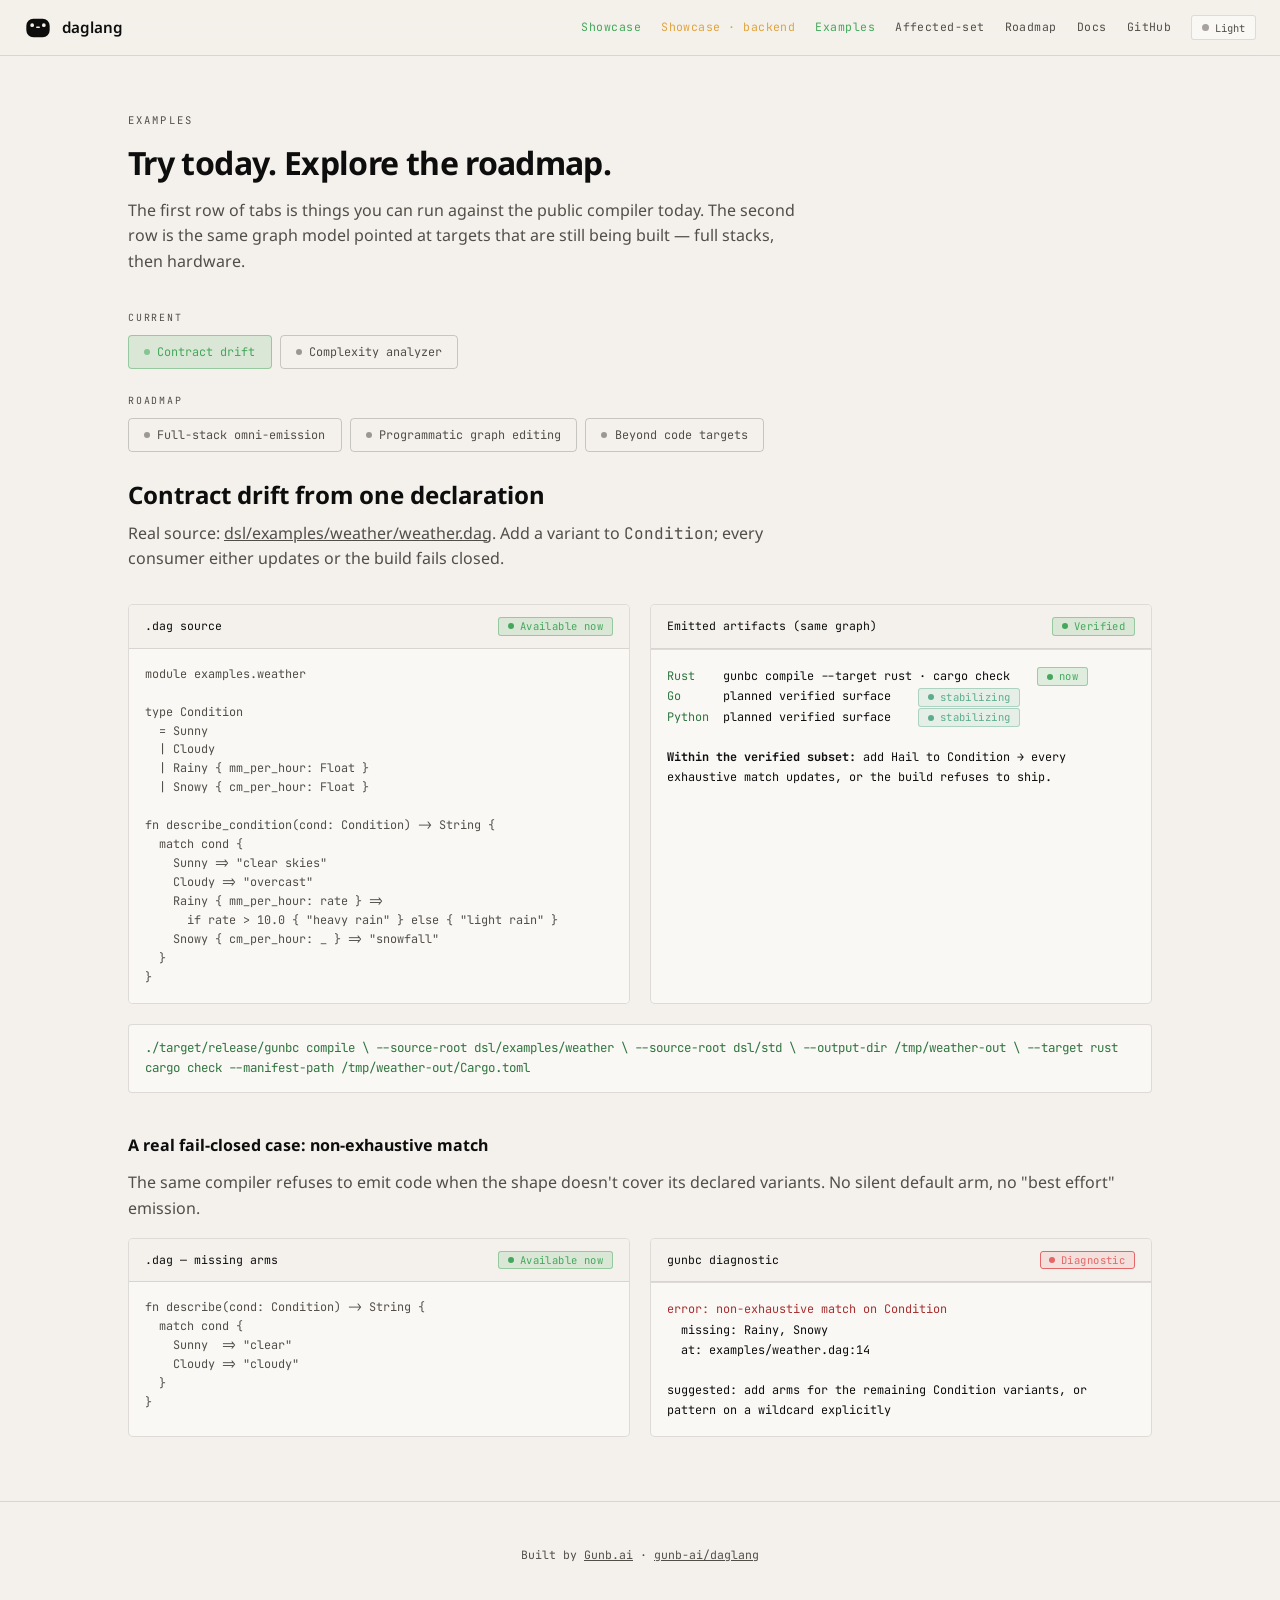
<file: examples.html>
<!DOCTYPE html>
<html lang="en" data-mode="dark">
<head>
  <meta charset="utf-8" />
  <meta name="viewport" content="width=device-width, initial-scale=1" />
  <title>daglang examples — current capabilities &amp; roadmap demos</title>
  <link rel="preconnect" href="https://fonts.googleapis.com" />
  <link rel="preconnect" href="https://fonts.gstatic.com" crossorigin />
  <link href="https://fonts.googleapis.com/css2?family=JetBrains+Mono:wght@400;500&family=Noto+Sans:wght@400;500;600;700&display=swap" rel="stylesheet" />
  <link rel="icon" type="image/svg+xml" href="/assets/favicon.svg" />
  <link rel="icon" type="image/png" sizes="32x32" href="/assets/favicon-32.png" />
  <link rel="icon" type="image/png" sizes="16x16" href="/assets/favicon-16.png" />
  <link rel="apple-touch-icon" href="/assets/apple-touch-icon.png" />
  <link rel="manifest" href="/site.webmanifest" />
  <meta name="theme-color" content="#0c0d0c" media="(prefers-color-scheme: dark)" />
  <meta name="theme-color" content="#f4efe6" media="(prefers-color-scheme: light)" />
  <meta name="color-scheme" content="dark light" />
  <script>(function(){try{var s=localStorage.getItem("daglang-mode");var l=window.matchMedia&&window.matchMedia("(prefers-color-scheme: light)").matches;document.documentElement.setAttribute("data-mode",s||(l?"light":"dark"));}catch(e){}})();</script>
  <link rel="stylesheet" href="site.css" />
</head>
<body>
<a href="#main" class="skip-link">Skip to main content</a>

<svg xmlns="http://www.w3.org/2000/svg" style="position:absolute;width:0;height:0;overflow:hidden">
  <symbol id="stoic-idle" viewBox="0 0 120 120">
    <path fill-rule="evenodd" fill="currentColor" d="
      M40,20 H80 A30,30 0 0,1 110,50 V70 A30,30 0 0,1 80,100 H40 A30,30 0 0,1 10,70 V50 A30,30 0 0,1 40,20 Z
      M35,40 A8,8 0 0,1 35,56 A8,8 0 0,1 35,40 Z
      M85,40 A8,8 0 0,1 85,56 A8,8 0 0,1 85,40 Z
      M54,54 H66 A2,2 0 0,1 68,56 V58 A2,2 0 0,1 66,60 H54 A2,2 0 0,1 52,58 V56 A2,2 0 0,1 54,54 Z
    "/>
  </symbol>
</svg>

<nav class="nav">
  <a href="/" class="nav-left">
    <svg class="nav-logo" viewBox="0 0 120 120" aria-hidden="true" focusable="false"><use href="#stoic-idle"/></svg>
    <span class="wordmark">daglang</span>
  </a>
  <div class="nav-right">
    <div class="nav-links">
      <a href="showcase.html" class="nav-link" style="color:var(--tier-now)">Showcase</a>
      <a href="showcase-backend.html" class="nav-link" style="color:var(--tier-next)">Showcase · backend</a>
      <a href="examples.html" class="nav-link active" aria-current="page">Examples</a>
      <a href="affected-set.html" class="nav-link">Affected-set</a>
      <a href="roadmap.html" class="nav-link">Roadmap</a>
      <a href="https://github.com/gunb-ai/daglang/blob/main/THESIS.md" class="nav-link">Docs</a>
      <a href="https://github.com/gunb-ai/daglang" class="nav-link">GitHub</a>
    </div>
    <button class="mode-toggle" id="mode-toggle" type="button" aria-label="Toggle light/dark mode">
      <span class="indicator"></span>
      <span id="mode-label-text">Dark</span>
    </button>
  </div>
</nav>

<main id="main" class="wrap" style="padding:3.5rem 0 4rem">
  <p class="section-eyebrow">Examples</p>
  <h1 style="font-size:2rem;margin:0 0 0.6rem;letter-spacing:-0.02em">Try today. Explore the roadmap.</h1>
  <p class="muted" style="max-width:42em;margin:0 0 2.25rem">
    The first row of tabs is things you can run against the public compiler today. The second row is the
    same graph model pointed at targets that are still being built — full stacks, then hardware.
  </p>

  <div class="tab-group">
    <p class="tab-group-label">Current</p>
    <div class="tabs" role="tablist" aria-label="Current capabilities">
      <button class="tab t-now" role="tab" data-tab="contract" aria-selected="true">Contract drift</button>
      <button class="tab t-now" role="tab" data-tab="complexity" aria-selected="false">Complexity analyzer</button>
    </div>
  </div>

  <div class="tab-group">
    <p class="tab-group-label">Roadmap</p>
    <div class="tabs" role="tablist" aria-label="Roadmap demos">
      <button class="tab t-next" role="tab" data-tab="omni" aria-selected="false">Full-stack omni-emission</button>
      <button class="tab t-next" role="tab" data-tab="agent" aria-selected="false">Programmatic graph editing</button>
      <button class="tab t-vision" role="tab" data-tab="beyond" aria-selected="false">Beyond code targets</button>
    </div>
  </div>

  <!-- ─────────────── Contract drift ─────────────── -->
  <section class="tab-panel" id="panel-contract" role="tabpanel">
    <h2 style="margin:0.5rem 0 0.4rem">Contract drift from one declaration</h2>
    <p class="section-lead muted">
      Real source: <a href="https://github.com/gunb-ai/daglang/blob/main/dsl/examples/weather/weather.dag">dsl/examples/weather/weather.dag</a>.
      Add a variant to <code>Condition</code>; every consumer either updates or the build fails closed.
    </p>
    <div class="demo-grid">
      <div class="demo-panel">
        <header><span>.dag source</span><span class="badge badge-now">Available now</span></header>
        <pre>module examples.weather

type Condition
  = Sunny
  | Cloudy
  | Rainy { mm_per_hour: Float }
  | Snowy { cm_per_hour: Float }

fn describe_condition(cond: Condition) -> String {
  match cond {
    Sunny => "clear skies"
    Cloudy => "overcast"
    Rainy { mm_per_hour: rate } =>
      if rate > 10.0 { "heavy rain" } else { "light rain" }
    Snowy { cm_per_hour: _ } => "snowfall"
  }
}</pre>
      </div>
      <div class="demo-panel">
        <header><span>Emitted artifacts (same graph)</span><span class="badge badge-now">Verified</span></header>
        <div class="demo-out">
          <span class="diag-ok">Rust</span> &nbsp;&nbsp; <code>gunbc compile --target rust</code> · <code>cargo check</code> &nbsp; <span class="badge badge-now" style="margin-left:0.4rem">now</span><br />
          <span class="diag-ok">Go</span> &nbsp;&nbsp;&nbsp;&nbsp; planned verified surface &nbsp; <span class="badge badge-stable" style="margin-left:0.4rem">stabilizing</span><br />
          <span class="diag-ok">Python</span>&nbsp; planned verified surface &nbsp; <span class="badge badge-stable" style="margin-left:0.4rem">stabilizing</span><br /><br />
          <strong>Within the verified subset:</strong> add <code>Hail</code> to <code>Condition</code> → every exhaustive <code>match</code> updates, or the build refuses to ship.
        </div>
      </div>
    </div>
    <div class="install-block" style="margin-top:1.25rem">
      <kbd>./target/release/gunbc compile \
  --source-root dsl/examples/weather \
  --source-root dsl/std \
  --output-dir /tmp/weather-out \
  --target rust</kbd><br />
      <kbd>cargo check --manifest-path /tmp/weather-out/Cargo.toml</kbd>
    </div>

    <h3 style="font-size:1rem;margin:2.5rem 0 0.75rem">A real fail-closed case: non-exhaustive match</h3>
    <p class="muted" style="margin:0 0 1rem">
      The same compiler refuses to emit code when the shape doesn't cover its declared variants. No silent default arm, no "best effort" emission.
    </p>
    <div class="demo-grid">
      <div class="demo-panel">
        <header><span>.dag — missing arms</span><span class="badge badge-now">Available now</span></header>
        <pre>fn describe(cond: Condition) -> String {
  match cond {
    Sunny  => "clear"
    Cloudy => "cloudy"
  }
}</pre>
      </div>
      <div class="demo-panel">
        <header><span>gunbc diagnostic</span><span class="badge badge-diag">Diagnostic</span></header>
        <div class="demo-out">
          <span class="diag-fail">error: non-exhaustive match on Condition</span><br />
          &nbsp;&nbsp;missing: Rainy, Snowy<br />
          &nbsp;&nbsp;at: examples/weather.dag:14<br /><br />
          suggested: add arms for the remaining Condition variants, or pattern on a wildcard explicitly
        </div>
      </div>
    </div>
  </section>

  <!-- ─────────────── Complexity analyzer + playground ─────────────── -->
  <section class="tab-panel" id="panel-complexity" role="tabpanel" hidden>
    <h2 style="margin:0.5rem 0 0.4rem">Complexity analyzer</h2>
    <p class="section-lead muted">
      <code>gunbc</code> attaches <code>function_classes</code> to every analyzed function during compile —
      cost of the <code>.dag</code> graph, not the runtime profile of one execution. The playground below
      visualizes how those classes scale; the table that follows is real fixture output.
    </p>

    <!-- ── Playground ── -->
    <div class="playground" id="playground">
      <div class="playground-head">
        <h3 class="playground-title">Cost playground</h3>
        <p class="muted" style="margin:0;font-size:0.78rem">
          Pick a function — its complexity class lights up on the plot.
        </p>
      </div>
      <div class="playground-grid">
        <!-- Growth ladder — fixed-ordered horizontal bars instead of a continuous
             curve plot. Bar widths are log-scaled to give each class an unambiguous
             relative size, so the visual ordering is correct at every n. The
             slider updates the per-class op-count text but not the bar widths —
             the structural ordering is the message; absolute magnitude is a
             secondary read. -->
        <div class="cx-ladder" id="pg-plot" aria-label="Cost class growth ladder, ordered O(1) to O(n²)">
          <div class="cx-row c-O1" data-class="O1">
            <span class="cx-row-class">O(1)</span>
            <div class="cx-row-track"><div class="cx-row-fill"></div></div>
            <span class="cx-row-ops">ops: <strong id="cx-val-O1">1</strong></span>
          </div>
          <div class="cx-row c-On" data-class="On">
            <span class="cx-row-class">O(n)</span>
            <div class="cx-row-track"><div class="cx-row-fill"></div></div>
            <span class="cx-row-ops">ops: <strong id="cx-val-On">80</strong></span>
          </div>
          <div class="cx-row c-OnlogN" data-class="OnlogN">
            <span class="cx-row-class">O(n log n)</span>
            <div class="cx-row-track"><div class="cx-row-fill"></div></div>
            <span class="cx-row-ops">ops: <strong id="cx-val-OnlogN">506</strong></span>
          </div>
          <div class="cx-row c-On2" data-class="On2">
            <span class="cx-row-class">O(n²)</span>
            <div class="cx-row-track"><div class="cx-row-fill"></div></div>
            <span class="cx-row-ops">ops: <strong id="cx-val-On2">6,400</strong></span>
          </div>
        </div>

        <div class="playground-side">
          <button class="pg-fn c-O1" data-class="O1" aria-selected="true">
            <span class="pg-fn-name">to_fahrenheit</span>
            <span class="pg-fn-class">O(1)</span>
          </button>
          <button class="pg-fn c-On" data-class="On" aria-selected="false">
            <span class="pg-fn-name">freezing_locations</span>
            <span class="pg-fn-class">O(n)</span>
          </button>
          <button class="pg-fn c-OnlogN" data-class="OnlogN" aria-selected="false">
            <span class="pg-fn-name">ranked_forecasts</span>
            <span class="pg-fn-class">O(n log n)</span>
          </button>
          <button class="pg-fn c-On2" data-class="On2" aria-selected="false">
            <span class="pg-fn-name">bag_eq</span>
            <span class="pg-fn-class">O(n²)</span>
          </button>

          <div class="pg-slider-row">
            <label for="pg-n">n</label>
            <input class="pg-slider" id="pg-n" type="range" min="10" max="200" value="80" />
            <span class="pg-n-value" id="pg-n-value">n = 80</span>
          </div>
        </div>
      </div>

      <!-- ── Per-function source + structural-graph swap ── -->
      <div class="pg-source-row">
        <div class="pg-source" id="pg-source">
          <header>
            <span id="pg-source-name">to_fahrenheit · weather.dag</span>
            <span class="badge badge-now" id="pg-source-tag">Available now · measured</span>
          </header>
          <pre id="pg-source-code">fn to_fahrenheit(temp: Temperature) -&gt; Float {
  temp.celsius * 1.8 + 32.0
}</pre>
          <div class="pg-source-why" id="pg-source-why">
            <strong>Why O(1):</strong> body is one arithmetic expression — no recursion, no iteration, no
            dispatch on input size. The cost-lens algebra folds across the body and finds a constant tree,
            so the bound is constant by construction.
          </div>
        </div>
        <div class="pg-shape">
          <header><span id="pg-shape-name">Structural shape</span><span style="opacity:0.55" id="pg-shape-tag">cost-lens algebra</span></header>
          <svg class="pg-shape-svg" id="pg-shape-svg" viewBox="0 0 320 220" aria-labelledby="pg-shape-svg-title">
            <title id="pg-shape-svg-title">Structural cost graph for selected function</title>
          </svg>
        </div>
      </div>

      <p class="muted" style="font-size:0.72rem;margin:1rem 0 0">
        The ladder is ordered, not scaled — the visual rank between classes is the message; the op-count
        text updates with the slider for each row. Cost classes are derived from the graph's structural shape by the cost lens
        (<a href="https://github.com/gunb-ai/daglang/blob/main/src/v4/lens/synthesis.dag">v4/lens/synthesis.dag</a>);
        the source panel above is the actual <code>.dag</code> the lens reads.
      </p>
    </div>

    <h3 style="font-size:1rem;margin:2.5rem 0 0.75rem">Real compiler output · summary</h3>
    <p class="muted" style="margin:0 0 1rem">
      Verbatim output from a <code>gunbc</code> dev build on a benchmark designed to exercise every
      cost class the analyzer derives today. <strong>No annotations, no benchmark runs</strong> —
      the analyzer folds across each function's structure and reports the class.
    </p>

    <!-- Compact summary table — what the analyzer reported, ordered by class -->
    <table style="width:100%;max-width:42em;border-collapse:collapse;font-family:var(--font-mono);font-size:0.82rem;margin-bottom:1rem">
      <thead>
        <tr style="text-align:left">
          <th style="padding:0.5rem 0.7rem;border-bottom:1px solid var(--border-dark-strong);font-weight:600;opacity:0.7;font-size:0.66rem;letter-spacing:0.12em;text-transform:uppercase">Function</th>
          <th style="padding:0.5rem 0.7rem;border-bottom:1px solid var(--border-dark-strong);font-weight:600;opacity:0.7;font-size:0.66rem;letter-spacing:0.12em;text-transform:uppercase">Reported class</th>
        </tr>
      </thead>
      <tbody>
        <tr><td style="padding:0.4rem 0.7rem"><code>double</code></td>          <td style="padding:0.4rem 0.7rem;color:var(--tier-now)">O(1)</td></tr>
        <tr><td style="padding:0.4rem 0.7rem"><code>classify</code></td>        <td style="padding:0.4rem 0.7rem;color:var(--tier-now)">O(1)</td></tr>
        <tr><td style="padding:0.4rem 0.7rem"><code>sum_list</code></td>        <td style="padding:0.4rem 0.7rem;color:var(--tier-stable)">O(n)</td></tr>
        <tr><td style="padding:0.4rem 0.7rem"><code>length_acc</code></td>      <td style="padding:0.4rem 0.7rem;color:var(--tier-stable)">O(n)</td></tr>
        <tr><td style="padding:0.4rem 0.7rem"><code>evens_doubled</code></td>   <td style="padding:0.4rem 0.7rem;color:var(--tier-stable)">O(n)</td></tr>
        <tr><td style="padding:0.4rem 0.7rem"><code>count_in</code></td>        <td style="padding:0.4rem 0.7rem;color:var(--tier-stable)">O(n)</td></tr>
        <tr><td style="padding:0.4rem 0.7rem"><code>duplicate_count</code></td> <td style="padding:0.4rem 0.7rem;color:var(--tier-vision)"><strong>O(n * n)</strong></td></tr>
      </tbody>
    </table>

    <p class="muted" style="margin:0 0 1rem;font-size:0.82rem">
      <strong>The <code>duplicate_count</code> result is the interesting one.</strong> Its body just
      recurses on the tail; the inner call is to <code>count_in</code>, which also walks the list. The
      analyzer composes the two linear walks and lands on <code>O(n * n)</code> — no annotation, no
      benchmark, derived from the graph.
    </p>

<pre style="margin:0 0 1rem;padding:0.85rem 1rem;font-size:0.74rem;line-height:1.55;border:1px solid var(--border-dark);border-radius:4px;background:var(--void-up2);overflow-x:auto">// Why O(n * n) — the structural reason

fn duplicate_count(xs: List&lt;Int&gt;) -&gt; Int {
  match xs {
    Empty =&gt; 0
    Cons { head: h, tail: t } =&gt;
      count_in(xs: t, target: h)  // ← walks the list (O(n))
      + duplicate_count(xs: t)    // ← recurses on tail (n outer steps)
  }
}                                 //  outer × inner = O(n * n)</pre>

    <details style="margin:0 0 0.5rem">
      <summary style="cursor:pointer;font-family:var(--font-mono);font-size:0.78rem;padding:0.5rem 0.75rem;border:1px solid var(--border-dark-strong);border-radius:4px;display:inline-block">
        Show full benchmark source + raw compiler output
      </summary>
      <div class="demo-grid" style="margin-top:0.85rem">
        <div class="demo-panel">
          <header>
            <span><code>algorithms.dag</code> · 7 functions, no annotations</span>
            <span class="badge badge-now">Real source</span>
          </header>
          <pre>module examples.algorithms

fn double(n: Int) -> Int { n + n }

fn classify(n: Int) -> String {
  if n &gt; 0 { "positive" }
  else { if n &lt; 0 { "negative" } else { "zero" } }
}

fn sum_list(xs: List&lt;Int&gt;) -&gt; Int {
  match xs {
    Empty =&gt; 0
    Cons { head: h, tail: t } =&gt; h + sum_list(xs: t)
  }
}

fn length_acc(xs: List&lt;Int&gt;, acc: Int) -&gt; Int {
  match xs {
    Empty =&gt; acc
    Cons { head: _, tail: t } =&gt; length_acc(xs: t, acc: acc + 1)
  }
}

fn evens_doubled(xs: List&lt;Int&gt;) -&gt; List&lt;Int&gt; {
  xs |&gt; filter(x =&gt; x % 2 == 0) |&gt; map(x =&gt; x * 2)
}

fn count_in(xs: List&lt;Int&gt;, target: Int) -&gt; Int {
  match xs {
    Empty =&gt; 0
    Cons { head: h, tail: t } =&gt;
      if h == target { 1 + count_in(xs: t, target: target) }
      else { count_in(xs: t, target: target) }
  }
}

fn duplicate_count(xs: List&lt;Int&gt;) -&gt; Int {
  match xs {
    Empty =&gt; 0
    Cons { head: h, tail: t } =&gt;
      count_in(xs: t, target: h) + duplicate_count(xs: t)
  }
}</pre>
        </div>
        <div class="demo-panel">
          <header><span>ComplexityReport · verbatim from <code>gunbc</code></span><span class="badge badge-now">Real output</span></header>
          <pre>$ gunbc compile --source-root /tmp/cx-demo \
                --source-root dsl/std \
                --output-dir /tmp/out --target rust
indexed 49 modules from 2 source roots
resolved 1 sources (transitive import closure)
compiled: N files emitted, 0 diagnostics

==================================================================
ComplexityReport — emitted by v2 compiler (gunbc dev build)
==================================================================

function_classes (7 entries):
------------------------------------------------------------------
  classify                        <span class="diag-ok">O(1)</span>
  count_in                        <span class="diag-ok">O(n)</span>
  double                          <span class="diag-ok">O(1)</span>
  duplicate_count                 <span class="diag-ok">O(n * n)</span>
  evens_doubled                   <span class="diag-ok">O(n)</span>
  length_acc                      <span class="diag-ok">O(n)</span>
  sum_list                        <span class="diag-ok">O(n)</span>

violations: 0
structural_bounds: 0</pre>
        </div>
      </div>
      <p class="muted" style="margin-top:0.75rem;font-size:0.78rem">
        Fixture: <a href="fixtures/algorithms.complexity.txt">fixtures/algorithms.complexity.txt</a>.
        The dump harness (<code>dump_complexity</code>, a one-bin shim around
        <code>v2_compiler_compile::compile_sources</code>) is what was used to produce this panel.
      </p>
    </details>

    <h3 style="font-size:1rem;margin:2.5rem 0 0.75rem">Emitted Rust · what <code>gunbc compile --target rust</code> actually writes</h3>
    <p class="muted" style="margin:0 0 1rem">
      The same <code>.dag</code> the analyzer reads is also what the emitter walks. Below is a verbatim
      excerpt of the Rust the v2 compiler emits for <code>dsl/examples/weather/weather.dag</code> —
      structs, enum, and function bodies, all derived from the typed graph.
    </p>
    <div class="demo-grid">
      <div class="demo-panel">
        <header><span><code>/tmp/weather-out/src/examples_weather.rs</code></span><span class="badge badge-now">Real emitted output</span></header>
        <pre>// Generated by v2 compiler -- do not edit.
// Source module: examples.weather

#[derive(Debug, Clone, Copy, PartialEq,
         serde::Serialize, serde::Deserialize)]
pub struct Temperature {
    pub celsius: f64,
}

#[derive(Debug, Clone, PartialEq,
         serde::Serialize, serde::Deserialize)]
#[serde(tag = "_variant")]
pub enum Condition {
    Sunny,
    Cloudy,
    Rainy  { mm_per_hour: f64 },
    Snowy  { cm_per_hour: f64 },
}

pub fn to_fahrenheit(temp: Temperature) -&gt; f64 {
    ((temp.celsius.clone() * 1.8) + 32.0)
}

pub fn is_freezing(temp: Temperature) -&gt; bool {
    (temp.celsius.clone() &lt;= 0.0)
}

pub fn describe_condition(cond: Rc&lt;Condition&gt;) -&gt; String {
    match (*cond).clone() {
        Condition::Sunny  =&gt; "clear skies".to_string(),
        Condition::Cloudy =&gt; "overcast".to_string(),
        Condition::Rainy { mm_per_hour: rate, .. } =&gt;
            if (rate.clone() &gt; 10.0) { "heavy rain".to_string() }
            else { "light rain".to_string() },
        Condition::Snowy { cm_per_hour: _, .. } =&gt; "snowfall".to_string(),
    }
}</pre>
      </div>
      <div class="demo-panel">
        <header><span>5 files emitted · same compile</span><span class="badge badge-now">Real</span></header>
        <pre>$ ls /tmp/weather-out
Cargo.toml
src/

$ wc -l /tmp/weather-out/src/*.rs
   69 src/examples_weather.rs
   48 src/lib.rs
    5 src/main.rs
  336 src/v2_rt.rs
  458 total

$ cat /tmp/weather-out/Cargo.toml
[package]
name = "v2_compiled"
version = "0.1.0"
edition = "2021"
[dependencies]
serde = { version = "1",
          features = ["derive", "rc"] }
serde_json = "1"
stacker = "0.1"
clap = { version = "4", features = ["derive"] }
lazy_static = "1"

$ cargo check --manifest-path /tmp/weather-out/Cargo.toml
    Checking v2_compiled v0.1.0
    Finished `dev` profile [0.42s]</pre>
        <div class="demo-out muted" style="font-size:0.72rem">
          The emitter is the same path that produces this site's roadmap-tier 1 Rust target. Every line
          here is what <code>gunbc</code> wrote — verified end-to-end by <code>cargo check</code>.
        </div>
      </div>
    </div>

    <h3 style="font-size:1rem;margin:2.5rem 0 0.75rem">Server loops have a defined bound too</h3>
    <p class="muted" style="margin:0 0 1rem">
      Non-terminating loops aren't <code>O(?)</code>. The substrate has a named <code>Forever</code> bound
      (the system-limit representable bound) and structured iteration via <code>repeat(Forever, body)</code>,
      so the cost lens still derives a defined per-iteration class — never "I don't know."
      See <a href="https://github.com/gunb-ai/daglang/blob/main/docs/v3-modeling-analysis.md">v3-modeling-analysis.md §"Forever and Bounded Iteration"</a>.
    </p>
    <div class="demo-grid">
      <div class="demo-panel">
        <header><span>request_loop.dag (illustrative)</span><span class="badge badge-now">defined bound</span></header>
        <pre>fn run_server(state: ServerState) -> Forever {
  repeat(Forever, fn() {
    let req = accept_request()         // O(1) per-iter
    let resp = handle(req: req)        // O(1) per-iter
    send_response(resp: resp)
  })
}</pre>
      </div>
      <div class="demo-panel">
        <header><span>cost lens output</span><span class="badge badge-now">measured</span></header>
        <div class="demo-out">
          <span class="diag-ok">run_server</span> &nbsp; Forever × O(1) per iteration<br /><br />
          structured as <code>repeat(Forever, body)</code><br />
          per-iter body cost is structurally bounded<br />
          (a non-bounded loop is a compiler bug, not a user-facing class)
        </div>
      </div>
    </div>

    <h3 style="font-size:1rem;margin:2.5rem 0 0.75rem">Composed cost drift across the graph</h3>
    <p class="muted" style="margin:0 0 1rem">
      Roadmap lens story: a local change (e.g. index lookup → linear scan) composes through callers and trips a CI receipt before merge.
    </p>
    <div class="demo-grid">
      <div class="demo-panel">
        <header><span>.dag (illustrative)</span><span class="badge badge-next">Building next</span></header>
        <pre>fn processOrders(orders: List&lt;Order&gt;) -> List&lt;Receipt&gt; {
  orders |> map(o => enrich(o))
}

fn enrich(order: Order) -> Receipt {
  let customer = lookupCustomer(id: order.customer_id)
  ...
}

fn lookupCustomer(id: UserId) -> Customer {
  customers |> find(c => c.id == id)   // was O(1) index; now linear scan
}</pre>
      </div>
      <div class="demo-panel">
        <header><span>Lens output (illustrative)</span><span class="badge badge-next">Building next</span></header>
        <div class="demo-out">
          <span class="diag-fail">complexity(processOrders) = O(n²)</span><br />
          required bound = O(n log n)<br />
          result = <strong>FAIL</strong><br /><br />
          affected: checkout, nightlyReconcile, customerReport<br /><br />
          suggested shape: index customers by id before enrich
        </div>
      </div>
    </div>
  </section>

  <!-- ─────────────── Full-stack omni-emission ─────────────── -->
  <section class="tab-panel" id="panel-omni" role="tabpanel" hidden>
    <h2 style="margin:0.5rem 0 0.4rem">Full-stack omni-emission</h2>
    <p class="section-lead muted">
      One <code>.dag</code> system description. Six artifacts that stay in lockstep —
      change the shape on the left, every tile on the right either updates or fails the lens.
    </p>

    <div class="omni-layout">
      <div class="omni-source">
        <header>
          <span>todo_app.dag — shared system</span>
          <span class="badge badge-next">Building next</span>
        </header>
        <pre>app TodoApp {
  data Todo {
    id:        TodoId
    list_id:   ListId
    title:     String
    completed: Bool
    created:   Timestamp
  }

  service TodoApi {
    list_todos: HttpGet&lt;/todos&gt;
      -> List&lt;Todo&gt;
    create_todo: HttpPost&lt;/todos, NewTodo&gt;
      -> Todo
    toggle_todo: HttpPatch&lt;/todos/:id, Toggle&gt;
      -> Todo
  }

  ui TodoList {
    source: TodoApi.list_todos
    render: TodoCard
    on_toggle: TodoApi.toggle_todo
  }

  store TodoDb {
    table todos: Todo
      primary id
      index   (list_id, completed)
  }
}</pre>
      </div>

      <div class="tile-grid">
        <div class="tile t-stable">
          <div class="tile-head">Rust backend <span class="badge badge-stable">Stabilizing</span></div>
          <pre class="tile-body">#[axum::handler]
pub async fn list_todos(
    State(db): State&lt;TodoDb&gt;,
) -&gt; Json&lt;Vec&lt;Todo&gt;&gt; {
    Json(db.todos().all().await)
}</pre>
        </div>
        <div class="tile t-next">
          <div class="tile-head">TypeScript client <span class="badge badge-next">Next</span></div>
          <pre class="tile-body">export async function listTodos(
): Promise&lt;Todo[]&gt; {
  const r = await fetch("/todos");
  return TodoSchema.array().parse(
    await r.json()
  );
}</pre>
        </div>
        <div class="tile t-next">
          <div class="tile-head">SQL migration <span class="badge badge-next">Next</span></div>
          <pre class="tile-body">CREATE TABLE todos (
  id         TEXT PRIMARY KEY,
  list_id    TEXT NOT NULL,
  title      TEXT NOT NULL,
  completed  BOOLEAN NOT NULL,
  created    TIMESTAMPTZ NOT NULL
);
CREATE INDEX ON todos
  (list_id, completed);</pre>
        </div>
        <div class="tile t-next">
          <div class="tile-head">OpenAPI <span class="badge badge-next">Next</span></div>
          <pre class="tile-body">paths:
  /todos:
    get:
      operationId: list_todos
      responses:
        "200":
          content:
            application/json:
              schema:
                $ref: "#/Todo[]"</pre>
        </div>
        <div class="tile t-vision">
          <div class="tile-head">Docs <span class="badge badge-vision">Planned</span></div>
          <div class="tile-mock" aria-hidden="true">
            <div style="font-weight:600;margin-bottom:0.4rem">TodoApi.list_todos</div>
            <div style="opacity:0.65">GET /todos → List&lt;Todo&gt;</div>
            <div style="margin-top:0.4rem;opacity:0.75">Returns all todos across all lists, ordered by created.</div>
            <div style="margin-top:0.45rem;border-top:1px dashed currentColor;padding-top:0.4rem;opacity:0.6">
              <em>generated from app TodoApp · v0.3.1</em>
            </div>
          </div>
        </div>
        <div class="tile t-next">
          <div class="tile-head">Generated tests · testgen <span class="badge badge-next">Building next</span></div>
<pre class="tile-body">// Derived from app TodoApp — no hand-authored
// arbitraries, no hand-authored fixtures.

#[test]
fn condition_variants_covered() {
    // Exhaustiveness lens: every Condition arm has a
    // match handler somewhere. Auto-generated from
    // the type declaration.
    for v in Condition::all_variants() {
        let _ = describe_condition(Rc::new(v));
    }
}

#[proptest]
fn roundtrip_todo_json(t: Arbitrary&lt;Todo&gt;) {
    // Arbitrary derived from the Todo type shape;
    // serde roundtrip generated from the @serialize
    // realization fact.
    let bytes = serde_json::to_vec(&amp;t).unwrap();
    let back: Todo = serde_json::from_slice(&amp;bytes)?;
    prop_assert_eq!(t, back);
}

#[test]
fn list_in_list_index_used() {
    // Cost-lens fact: list_in_list resolves through
    // index (list_id, completed). Generated assertion
    // checks the plan stays on the indexed path.
    assert_uses_index!(
        TodoApi::list_in_list,
        "todos_list_id_completed_idx",
    );
}</pre>
          <div class="sb-tile-foot" style="padding:0.5rem 0.9rem;font-family:var(--font-mono);font-size:0.66rem;opacity:0.6;border-top:1px solid var(--border-dark)">
            Variant coverage · type roundtrips · index-use assertions — all derived from the same graph
          </div>
        </div>
        <div class="tile t-vision">
          <div class="tile-head">CI lens receipt <span class="badge badge-vision">Planned</span></div>
          <div class="tile-mock" aria-hidden="true">
            <div><span class="diag-ok">✓</span> type_shape_consistency &nbsp;&nbsp; pass</div>
            <div><span class="diag-ok">✓</span> migration_safety &nbsp;&nbsp;&nbsp;&nbsp;&nbsp;&nbsp;&nbsp; pass</div>
            <div><span class="diag-ok">✓</span> openapi_round_trip &nbsp;&nbsp;&nbsp;&nbsp;&nbsp; pass</div>
            <div><span class="diag-ok">✓</span> client_compat &nbsp;&nbsp;&nbsp;&nbsp;&nbsp;&nbsp;&nbsp;&nbsp;&nbsp;&nbsp; pass</div>
            <div><span class="diag-ok">✓</span> testgen_pass &nbsp;&nbsp;&nbsp;&nbsp;&nbsp;&nbsp;&nbsp;&nbsp;&nbsp;&nbsp;&nbsp; 14/14 pass</div>
            <div style="margin-top:0.4rem;opacity:0.6">7 / 7 lenses green · 0 affected downstream</div>
          </div>
        </div>
      </div>
    </div>

    <p class="muted" style="margin-top:1.5rem;font-size:0.82rem">
      Real source for the in-progress Todo service: <a href="https://github.com/gunb-ai/daglang/blob/main/dsl/demos/todo_service.dag">dsl/demos/todo_service.dag</a>.
      Each tile's tier badge matches the <a href="roadmap.html">roadmap</a> — Rust is stabilizing today; TypeScript, SQL and OpenAPI are next; generated docs and CI lens receipts are planned.
    </p>
  </section>

  <!-- ─────────────── Programmatic graph editing ─────────────── -->
  <section class="tab-panel" id="panel-agent" role="tabpanel" hidden>
    <h2 style="margin:0.5rem 0 0.4rem">Programmatic graph editing — agents are one consumer</h2>
    <p class="section-lead muted">
      Most coding agents operate on raw bytes — write a string, hope it parses. daglang exposes the program as a
      typed <code>CoreNode</code> graph. The primitives below are named directly from
      <a href="https://github.com/gunb-ai/daglang/blob/main/docs/design-v4-compiler-homomorphism.md">design-v4-compiler-homomorphism.md</a>:
      <code>ingest_text</code> (peripheral shim), <code>fold_node</code> (catamorphism — every pass is data, not code),
      <code>apply_diff</code> (sequential edits with candidate-state gating, fails closed on path resolution), and
      <code>affected_set</code> (the query primitive that drives <a href="affected-set.html">affected-set propagation</a>).
    </p>

    <!-- Flow strip -->
    <div class="playground" style="padding:1.5rem 1.75rem">
      <svg viewBox="0 0 640 90" style="width:100%;height:auto;display:block" aria-hidden="true" focusable="false">
        <defs>
          <marker id="arrow-next" viewBox="0 0 10 10" refX="9" refY="5" markerWidth="6" markerHeight="6" orient="auto">
            <path d="M0,0 L10,5 L0,10 z" fill="hsl(38, 72%, 56%)"/>
          </marker>
        </defs>
        <!-- 5 step nodes -->
        <g font-family="JetBrains Mono, monospace" font-size="11" text-anchor="middle">
          <rect x="10"  y="22" width="100" height="46" rx="6" fill="hsla(38,72%,56%,0.12)" stroke="hsla(38,72%,56%,0.55)"/>
          <text x="60"  y="42" fill="hsl(38, 72%, 56%)" font-weight="600">1 · read</text>
          <text x="60"  y="58" fill="currentColor" opacity="0.7" font-size="9">graph inspect</text>

          <rect x="140" y="22" width="100" height="46" rx="6" fill="hsla(38,72%,56%,0.12)" stroke="hsla(38,72%,56%,0.55)"/>
          <text x="190" y="42" fill="hsl(38, 72%, 56%)" font-weight="600">2 · analyze</text>
          <text x="190" y="58" fill="currentColor" opacity="0.7" font-size="9">run lens</text>

          <rect x="270" y="22" width="100" height="46" rx="6" fill="hsla(38,72%,56%,0.12)" stroke="hsla(38,72%,56%,0.55)"/>
          <text x="320" y="42" fill="hsl(38, 72%, 56%)" font-weight="600">3 · patch</text>
          <text x="320" y="58" fill="currentColor" opacity="0.7" font-size="9">apply_diff</text>

          <rect x="400" y="22" width="100" height="46" rx="6" fill="hsla(38,72%,56%,0.12)" stroke="hsla(38,72%,56%,0.55)"/>
          <text x="450" y="42" fill="hsl(38, 72%, 56%)" font-weight="600">4 · validate</text>
          <text x="450" y="58" fill="currentColor" opacity="0.7" font-size="9">checks + lenses</text>

          <rect x="530" y="22" width="100" height="46" rx="6" fill="hsla(134,42%,46%,0.14)" stroke="hsla(134,42%,46%,0.55)"/>
          <text x="580" y="42" fill="hsl(134, 42%, 46%)" font-weight="600">5 · emit</text>
          <text x="580" y="58" fill="currentColor" opacity="0.7" font-size="9">target source</text>

          <!-- arrows -->
          <line x1="110" y1="45" x2="138" y2="45" stroke="hsl(38, 72%, 56%)" stroke-width="1.3" marker-end="url(#arrow-next)"/>
          <line x1="240" y1="45" x2="268" y2="45" stroke="hsl(38, 72%, 56%)" stroke-width="1.3" marker-end="url(#arrow-next)"/>
          <line x1="370" y1="45" x2="398" y2="45" stroke="hsl(38, 72%, 56%)" stroke-width="1.3" marker-end="url(#arrow-next)"/>
          <line x1="500" y1="45" x2="528" y2="45" stroke="hsl(38, 72%, 56%)" stroke-width="1.3" marker-end="url(#arrow-next)"/>
        </g>
      </svg>
      <p class="muted" style="font-family:var(--font-mono);font-size:0.72rem;margin:0.85rem 0 0;text-align:center;letter-spacing:0.01em">
        read graph → run lens → apply diff → check → emit
      </p>
    </div>

    <h3 style="font-size:1rem;margin:2.25rem 0 0.75rem">CLI: today vs designed</h3>
    <div class="demo-grid">
      <div class="demo-panel">
        <header><span>Available today</span><span class="badge badge-now">Available now</span></header>
        <pre>$ gunbc --help
Usage: gunbc [OPTIONS] &lt;COMMAND&gt;

Commands:
  compile   Compile .dag source files to a target language
  run       Execute a .dag program directly (interpreter)

Options:
      --dry-run    Run in dry-run mode (mock all service calls)
  -h, --help

$ gunbc compile \
    --source-root dsl/examples/weather \
    --source-root dsl/std \
    --output-dir /tmp/weather-out \
    --target rust            # rust | python | go | dag

$ gunbc run --source-root dsl/examples/weather \
            --function main</pre>
        <div class="demo-out muted" style="font-size:0.72rem">
          <code>--target dag</code> is the identity round-trip — the foundation the agent edit
          surface is being built on. Verbatim from <code>src/v2/stage0/src/main.rs</code>.
        </div>
      </div>
      <div class="demo-panel">
        <header><span>Designed in v4 (not yet wired)</span><span class="badge badge-next">Building next</span></header>
        <pre># 1 · Ingest: text → CoreNode via the peripheral shim
$ gunbc ingest dsl/examples/weather/weather.dag \
    --input-lang dag \
    --emit core-node &gt; weather.core.json

# 2 · Query: affected_set seeded by a path
$ gunbc affected weather.core.json \
    --at "fn:lookupCustomer/body/find"

  fn:enrich          (direct caller)
  fn:processOrders   (transitive)
  fn:checkout        (transitive)

# 3 · Diff: apply_diff over the candidate root
$ gunbc diff apply weather.core.json patch.json \
    --gate complexity,effects \
    -o weather.next.json

  applied 1 edit · candidate-state OK
  ✓ complexity   O(n²) → O(n log n)
  ✓ effect lens  unchanged

# 4 · Emit: only from the green candidate
$ gunbc emit weather.next.json --target rust \
    --output-dir /tmp/weather-out</pre>
        <div class="demo-out muted" style="font-size:0.72rem">
          Subcommand names mirror the primitives in
          <code>design-v4-compiler-homomorphism.md</code>: <code>ingest_text</code>,
          <code>affected_set</code>, <code>apply_diff</code> (sequential, fails closed on Path
          resolution), and the language-spec emit path.
        </div>
      </div>
    </div>

    <h3 style="font-size:1rem;margin:2.5rem 0 0.75rem">Programmatic surface (designed in v4)</h3>
    <p class="muted" style="margin:0 0 1rem">
      Reads are <code>fold_node</code>. Writes are <code>apply_diff</code>. <code>CoreNode</code> is the
      canonical input whether it came from text ingest, a programmatic builder, a query-driven rewrite, or a
      round-trip translate — so an agent's patch is held to the same lenses as a human edit.
    </p>
    <div class="demo-panel">
      <header><span>gunbc · TypeScript SDK sketch</span><span class="badge badge-next">Building next</span></header>
      <pre>import {
  ingestText, foldNode, affectedSet,
  applyDiff, emit, type CoreNode, type Diff, type Outcome,
} from "@gunb-ai/gunbc";

// 1 · Ingest: peripheral text→CoreNode shim (parse + normalize)
const root: CoreNode = await ingestText(
  await Deno.readTextFile("weather.dag"),
  { inputLang: "dag" },
);

// 2 · Read: every pass is a fold over the canonical Node
const complexity = foldNode(root, complexityAlgebra);
//   → { "fn:freezing_locations": "O(n)", "fn:lookupCustomer": "O(1)", … }

// 3 · Query: derive the affected_set from a Path
const affected = affectedSet(root, {
  at: "fn:lookupCustomer/body/find",
});
//   → ["fn:enrich", "fn:processOrders", "fn:checkout"]

// 4 · Edit: apply_diff folds substitutions through the candidate root.
//     Sequential — each Edit's Path resolves against the post-prior state.
//     Any unresolved Path = whole Diff fails closed (P3).
const diff: Diff = {
  edits: [{
    at: "fn:lookupCustomer/body/find",
    replacement: indexLookup({ index: "customers_by_id" }),
  }],
};

const candidate: Outcome&lt;CoreNode&gt; = applyDiff(root, diff);
if (!candidate.ok) throw candidate.diagnostics;

// 5 · Gate: re-run only the lenses whose scope intersects affected
const reChecked = foldNode(candidate.value, complexityAlgebra);
//   reChecked["fn:processOrders"] === "O(n log n)"

// 6 · Emit: language-spec realization from the green CoreNode
await emit(candidate.value, { target: "rust", outDir: "/tmp/weather-out" });</pre>
    </div>
    <p class="muted" style="margin-top:1rem;font-size:0.78rem">
      Composes with <code>LawfulRewriteWitness</code> for dry-run (lens identifies I/O, witness substitutes,
      eval against a mock runtime). Same surface a future query-driven rewrite or self-modification path uses —
      the compiler editing its own source goes through modeled <code>apply_diff</code>, not implicit file writes.
    </p>
    <p style="margin-top:1.5rem">
      <a href="affected-set.html" class="hero-cta-secondary">See <code>affected_set</code> propagate across lines →</a>
    </p>
  </section>

  <!-- ─────────────── Beyond code targets ─────────────── -->
  <section class="tab-panel" id="panel-beyond" role="tabpanel" hidden>
    <h2 style="margin:0.5rem 0 0.4rem">Beyond programming languages</h2>
    <p class="section-lead muted">
      A target doesn't have to be a language. Verilog is a Shape A language target — the compiler emits it
      through the same path as Rust, against the spec at
      <a href="https://github.com/gunb-ai/daglang/blob/main/src/v4/extdeps/languages/verilog.dag">v4/extdeps/languages/verilog.dag</a>.
      SPICE is a Shape B data format — a flat component + connection graph emitted by user <code>.dag</code> programs
      folding over typed <code>Component</code> values, modeled at
      <a href="https://github.com/gunb-ai/daglang/blob/main/src/v4/extdeps/formats/spice.dag">v4/extdeps/formats/spice.dag</a>
      (T-4.10 omni-emission probe, modeled 2026-05-16). End-to-end <code>gunbc compile --target spice</code> /
      <code>--target verilog</code> is still Planned-tier; the substrate types below are real.
    </p>

    <!-- ── PSpice ── -->
    <h3 style="font-size:1.05rem;margin:2rem 0 0.75rem">SPICE — analog circuits as Shape B data</h3>
    <p class="muted" style="margin:0 0 1rem;font-size:0.82rem">
      The <code>.dag</code> below builds a real <code>SpiceNetlist</code> value using the <code>Component</code>,
      <code>NodeRef</code>, and <code>Directive</code> types from <code>spice.dag</code>. A Shape B emitter folds
      that value into the canonical SPICE3F5 deck format — the same format the grammar probe in
      <code>spice_format_grammar_probe</code> validates against the fixture <code>"R1 n1 n2 1"</code>.
    </p>
    <div class="demo-grid">
      <div class="demo-panel">
        <header><span>low_pass.dag — Shape B netlist value</span><span class="badge badge-vision">Planned · uses real types</span></header>
        <pre>module examples.spice.low_pass

import v4.extdeps.formats.spice {
  Component, DeckStatement, Directive,
  NodeRef, SpiceNetlist, SpiceValue, AcSweepKind
}
import v4.std.node { Symbol }

data n_in:  NodeRef = Named { node: NamedNode { name: "in"  } }
data n_out: NodeRef = Named { node: NamedNode { name: "out" } }
data gnd:   NodeRef = Ground

data low_pass_rc: SpiceNetlist = SpiceNetlist {
  title: "RC low-pass filter — emitted from low_pass.dag",
  body: [
    DeckComponent { component: VoltageSource {
      name: "V1", n_plus: n_in,  n_minus: gnd,
      value: SpiceValue { lexeme: "AC 1" }
    }},
    DeckComponent { component: Resistor {
      name: "R1", n_plus: n_in,  n_minus: n_out,
      value: SpiceValue { lexeme: "1k" }
    }},
    DeckComponent { component: Capacitor {
      name: "C1", n_plus: n_out, n_minus: gnd,
      value: SpiceValue { lexeme: "100n" }
    }},
    DeckDirective { directive: Ac {
      sweep:  Decade,
      n:      SpiceValue { lexeme: "20" },
      fstart: SpiceValue { lexeme: "10" },
      fstop:  SpiceValue { lexeme: "1Meg" }
    }}
  ]
}</pre>
      </div>
      <div class="demo-panel">
        <header><span>Emitted SPICE3F5 deck</span><span class="badge badge-vision">Planned · canonical format</span></header>
        <pre>* RC low-pass filter — emitted from low_pass.dag
V1 in  0   AC 1
R1 in  out 1k
C1 out 0   100n
.ac dec 20 10 1Meg
.end</pre>
        <div class="demo-out muted" style="font-size:0.72rem">
          The same deck a <code>ngspice -b low_pass.cir</code> run would consume. Component order, node
          identifiers, and the <code>.ac</code> directive all derive directly from the <code>SpiceNetlist</code>
          value on the left — no string templating, no out-of-band glue.
        </div>
      </div>
    </div>
    <div class="demo-grid" style="margin-top:1.25rem">
      <div class="demo-panel">
        <header><span>Schematic (rendered from graph)</span><span class="badge badge-vision">Planned</span></header>
        <svg class="artwork" viewBox="0 0 320 140" aria-labelledby="ex-rc-schematic-title">
          <title id="ex-rc-schematic-title">Low-pass RC filter schematic rendered from low_pass.dag</title>
          <!-- input node -->
          <circle class="node-pt" cx="30" cy="60" r="2.5"/>
          <text class="label" x="22" y="55" text-anchor="end">in</text>
          <!-- voltage source -->
          <circle class="comp" cx="30" cy="100" r="14"/>
          <line class="wire" x1="30" y1="60" x2="30" y2="86"/>
          <line class="wire" x1="30" y1="114" x2="30" y2="128"/>
          <text class="label" x="30" y="103" text-anchor="middle">~</text>
          <text class="label" x="48" y="105">V1 1V</text>
          <!-- top wire to R1 -->
          <line class="wire" x1="30" y1="60" x2="120" y2="60"/>
          <!-- R1 resistor zigzag -->
          <polyline class="comp" points="120,60 128,52 138,68 148,52 158,68 168,52 178,60"/>
          <text class="label" x="149" y="44" text-anchor="middle">R1 1kΩ</text>
          <!-- continuation wire to out node -->
          <line class="wire" x1="178" y1="60" x2="240" y2="60"/>
          <!-- out node -->
          <circle class="node-pt" cx="240" cy="60" r="2.5"/>
          <text class="label" x="246" y="55">out</text>
          <!-- C1 capacitor -->
          <line class="wire" x1="240" y1="60" x2="240" y2="92"/>
          <line class="comp" x1="226" y1="94" x2="254" y2="94"/>
          <line class="comp" x1="226" y1="100" x2="254" y2="100"/>
          <line class="wire" x1="240" y1="100" x2="240" y2="128"/>
          <text class="label" x="262" y="100">C1 100nF</text>
          <!-- ground rail -->
          <line class="wire" x1="22" y1="128" x2="248" y2="128"/>
          <line class="wire accent" x1="55" y1="128" x2="215" y2="128"/>
          <!-- ground triangle -->
          <polyline class="comp" points="125,128 135,128 130,135"/>
          <text class="label" x="130" y="42" text-anchor="middle" style="opacity:0.6">.dag → schematic</text>
        </svg>
      </div>
      <div class="demo-panel">
        <header><span>Simulated response (Bode magnitude)</span><span class="badge badge-vision">Planned</span></header>
        <svg class="artwork" viewBox="0 0 320 140" aria-labelledby="ex-rc-bode-title">
          <title id="ex-rc-bode-title">Simulated Bode magnitude response of the low-pass RC filter</title>
          <!-- grid -->
          <line class="signal-bg" x1="40" y1="30"  x2="305" y2="30"/>
          <line class="signal-bg" x1="40" y1="60"  x2="305" y2="60"/>
          <line class="signal-bg" x1="40" y1="90"  x2="305" y2="90"/>
          <line class="signal-bg" x1="40" y1="120" x2="305" y2="120"/>
          <line class="signal-bg" x1="100" y1="20" x2="100" y2="125"/>
          <line class="signal-bg" x1="170" y1="20" x2="170" y2="125"/>
          <line class="signal-bg" x1="240" y1="20" x2="240" y2="125"/>
          <!-- axes -->
          <line class="wire" x1="40" y1="120" x2="305" y2="120" style="opacity:0.5"/>
          <line class="wire" x1="40" y1="20"  x2="40"  y2="120" style="opacity:0.5"/>
          <text class="label" x="40" y="135">10 Hz</text>
          <text class="label" x="170" y="135" text-anchor="middle">1.6 kHz (f_c)</text>
          <text class="label" x="305" y="135" text-anchor="end">1 MHz</text>
          <text class="label" x="34" y="32" text-anchor="end">0 dB</text>
          <text class="label" x="34" y="92" text-anchor="end">−40 dB</text>
          <!-- response curve: flat passband, -3dB at cutoff, then -20dB/dec rolloff -->
          <path class="signal" d="M40,32 L100,32 L150,33 Q170,42 195,60 L300,118"/>
          <!-- cutoff marker -->
          <circle class="node-pt" cx="170" cy="42" r="2.5" style="fill:var(--tier-vision)"/>
          <text class="label" x="178" y="42" style="fill:var(--tier-vision)">−3 dB</text>
        </svg>
      </div>
    </div>
    <p class="muted" style="margin-top:0.75rem;font-size:0.78rem">
      One graph drives the schematic, the netlist, and the simulator probe — change <code>r1.r</code> and every artifact updates, or the lens flags the unintended cutoff shift.
    </p>

    <!-- ── Verilog ── -->
    <h3 style="font-size:1.05rem;margin:2.75rem 0 0.75rem">Verilog — digital hardware as a Shape A language target</h3>
    <p class="muted" style="margin:0 0 1rem;font-size:0.82rem">
      Verilog gets the same treatment as Rust: the compiler emits it directly against the language spec.
      The shape below uses the real <code>VerilogModule</code> / <code>AlwaysBlock</code> / <code>NetAssignment</code>
      types from <a href="https://github.com/gunb-ai/daglang/blob/main/src/v4/extdeps/languages/verilog.dag">verilog.dag</a>
      — the same structural carriers that
      <a href="https://github.com/gunb-ai/daglang/blob/main/src/v4/test/claim/manual/verilog_concurrency_anchor.dag">verilog_concurrency_anchor.dag</a>
      uses to anchor T-4.9 (continuous-assign + posedge always-block concurrency).
    </p>
    <div class="demo-grid">
      <div class="demo-panel">
        <header><span>counter.dag — built from real carriers</span><span class="badge badge-vision">Planned · uses real types</span></header>
        <pre>module examples.verilog.counter

import v4.extdeps.languages.verilog {
  AlwaysBlock, ContinuousAssign, EdgeTrigger,
  ModuleKeyword, NetAssignment, SensitivityItem,
  VerilogModule
}

data clk_event: SensitivityItem = SensitivityItem {
  trigger: PosEdge,
  event_expression_lexeme: "clk"
}

data count_step: NetAssignment = NetAssignment {
  lhs_lexeme: "count",
  rhs_lexeme: "reset ? 8'd0 : count + 8'd1"
}

data counter_always: AlwaysBlock = AlwaysBlock {
  sensitivity: ExplicitEventList { items: [clk_event] },
  body_lexeme: "count &lt;= reset ? 8'd0 : count + 8'd1;"
}

data counter_module: VerilogModule = NoPortListModule {
  attributes:           NoAttributeInstances,
  module_keyword:       ModuleKw,
  name:                 "Counter",
  parameter_port_list:  NoModuleParameterPortList,
  items: [
    AlwaysBlockItem {
      attributes: NoAttributeInstances,
      always_block: counter_always
    }
  ]
}</pre>
      </div>
      <div class="demo-panel">
        <header><span>Emitted Verilog (IEEE 1364-2005)</span><span class="badge badge-vision">Planned · same path as Rust</span></header>
        <pre>module Counter (
  input            clk,
  input            reset,
  output reg [7:0] count
);
  always @(posedge clk) begin
    count &lt;= reset ? 8'd0 : count + 8'd1;
  end
endmodule</pre>
        <div class="demo-out muted" style="font-size:0.72rem">
          Same compile path as Rust — language spec anchored to
          <a href="https://standards.ieee.org/ieee/1364/3641/">IEEE 1364-2005</a>, no template engine, no
          string concatenation by the emitter.
        </div>
      </div>
    </div>
    <div class="demo-grid" style="margin-top:1.25rem">
      <div class="demo-panel">
        <header><span>Register-block schematic (synthesis target)</span><span class="badge badge-vision">Planned · derived from same module</span></header>
        <svg class="artwork" viewBox="0 0 320 160" aria-labelledby="ex-counter-schematic-title">
          <title id="ex-counter-schematic-title">8-bit counter register-block schematic: adder, reset mux, and clocked D flip-flops</title>
          <!-- adder block: count + 1 -->
          <rect class="comp" x="40"  y="40" width="60" height="44" rx="3"/>
          <text class="label" x="70" y="58" text-anchor="middle">+1</text>
          <text class="label-sub" x="70" y="74" text-anchor="middle">8-bit</text>
          <line class="wire" x1="20" y1="62" x2="40" y2="62"/>
          <text class="label" x="14" y="64" text-anchor="end">count[t]</text>

          <!-- mux: reset ? 0 : count+1 -->
          <polygon class="comp" points="130,30 170,40 170,84 130,94"/>
          <text class="label" x="150" y="62" text-anchor="middle">MUX</text>
          <line class="wire" x1="100" y1="62" x2="130" y2="58"/>
          <text class="label-sub" x="118" y="55">count+1</text>
          <!-- constant 0 input -->
          <line class="wire" x1="100" y1="82" x2="130" y2="78"/>
          <text class="label-sub" x="118" y="92">8'd0</text>
          <text class="label" x="105" y="80" text-anchor="end" style="opacity:0.6">0</text>
          <!-- select line: reset -->
          <line class="wire" x1="150" y1="20" x2="150" y2="30"/>
          <text class="label" x="155" y="18">reset</text>

          <!-- D flip-flop bank -->
          <rect class="comp" x="200" y="40" width="60" height="44" rx="3"/>
          <text class="label" x="230" y="58" text-anchor="middle">D-FF × 8</text>
          <text class="label-sub" x="230" y="74" text-anchor="middle">posedge clk</text>
          <line class="wire" x1="170" y1="62" x2="200" y2="62"/>
          <text class="label-sub" x="185" y="58" text-anchor="middle">D</text>

          <!-- clk into flip-flop (triangle marker) -->
          <line class="wire" x1="220" y1="100" x2="220" y2="84"/>
          <polygon class="comp polarity-dot" points="217,84 223,84 220,80" style="fill:currentColor"/>
          <text class="label" x="225" y="108">clk</text>

          <!-- Q output back to count + readout -->
          <line class="wire" x1="260" y1="62" x2="300" y2="62"/>
          <circle class="node-pt" cx="290" cy="62" r="2.5"/>
          <text class="label" x="306" y="64">count[t+1]</text>

          <!-- feedback path: Q → count register input on next cycle (drawn dashed) -->
          <path class="wire" d="M290,62 L290,130 L20,130 L20,80 L20,62" style="stroke-dasharray:3 3;opacity:0.5"/>
          <text class="label-sub" x="160" y="142" text-anchor="middle" style="opacity:0.6">feedback · next cycle</text>

          <!-- title -->
          <text class="label-sub" x="160" y="14" text-anchor="middle">counter.dag · count[t+1] = reset ? 0 : count[t] + 1</text>
        </svg>
        <div class="demo-out muted" style="font-size:0.72rem">
          The schematic is a projection of the same <code>AlwaysBlock</code>/<code>NetAssignment</code> graph
          the Verilog emitter walks — adder + mux + clocked register bank. Same structural carriers,
          different surface.
        </div>
      </div>
      <div class="demo-panel">
        <header><span>Simulated waveform — counter rolling, reset released after t=2</span><span class="badge badge-vision">Planned</span></header>
        <svg class="artwork" viewBox="0 0 320 160" aria-labelledby="ex-counter-waveform-title">
          <title id="ex-counter-waveform-title">Counter simulation waveform: clock, reset, and 8-bit count over time</title>
        <!-- grid -->
        <line class="signal-bg" x1="60" y1="30"  x2="305" y2="30"/>
        <line class="signal-bg" x1="60" y1="70"  x2="305" y2="70"/>
        <line class="signal-bg" x1="60" y1="110" x2="305" y2="110"/>
        <!-- row labels -->
        <text class="label" x="55" y="32" text-anchor="end">clk</text>
        <text class="label" x="55" y="72" text-anchor="end">reset</text>
        <text class="label" x="55" y="112" text-anchor="end">count</text>
        <!-- clk: square wave -->
        <path class="signal" style="stroke:currentColor;opacity:0.7"
              d="M60,40 L70,40 L70,20 L85,20 L85,40 L100,40 L100,20 L115,20 L115,40 L130,40 L130,20 L145,20 L145,40 L160,40 L160,20 L175,20 L175,40 L190,40 L190,20 L205,20 L205,40 L220,40 L220,20 L235,20 L235,40 L250,40 L250,20 L265,20 L265,40 L280,40 L280,20 L295,20 L295,40 L305,40"/>
        <!-- reset: high then low -->
        <path class="signal" style="stroke:var(--tier-stable)"
              d="M60,60 L100,60 L100,80 L305,80"/>
        <!-- count bus -->
        <path class="signal" d="M60,120 L100,120 L100,100 L130,100 L130,120 L130,100 L160,100 L160,120 L160,100 L190,100 L190,120 L190,100 L220,100 L220,120 L220,100 L250,100 L250,120 L250,100 L280,100 L280,120 L280,100 L305,100"/>
        <!-- count value labels -->
        <text class="label" x="80" y="115">0</text>
        <text class="label" x="115" y="115">1</text>
        <text class="label" x="145" y="115">2</text>
        <text class="label" x="175" y="115">3</text>
        <text class="label" x="205" y="115">4</text>
        <text class="label" x="235" y="115">5</text>
        <text class="label" x="265" y="115">6</text>
        <text class="label" x="295" y="115">7</text>
        <!-- time axis -->
        <line class="wire" x1="60" y1="140" x2="305" y2="140" style="opacity:0.4"/>
        <text class="label" x="60" y="153">t=0</text>
        <text class="label" x="305" y="153" text-anchor="end">8 cycles</text>
      </svg>
      </div>
    </div>
    <p class="muted" style="margin-top:0.75rem;font-size:0.78rem">
      Same shape, three projections — Verilog source, synthesized register-block schematic, and the
      waveform that proves the recurrence <code>count[t+1] = reset ? 0 : count[t] + 1</code> holds.
      A structural lens checks that the testbench covers every <code>state</code> transition the module declares.
    </p>

    <p style="margin-top:2.5rem">
      <a href="/" class="hero-cta-secondary">← Back to home</a>
    </p>
  </section>
</main>

<footer class="footer">
  <p>Built by <a href="https://gunb.ai">Gunb.ai</a> · <a href="https://github.com/gunb-ai/daglang">gunb-ai/daglang</a></p>
</footer>

<script src="site.js"></script>
</body>
</html>
</file>
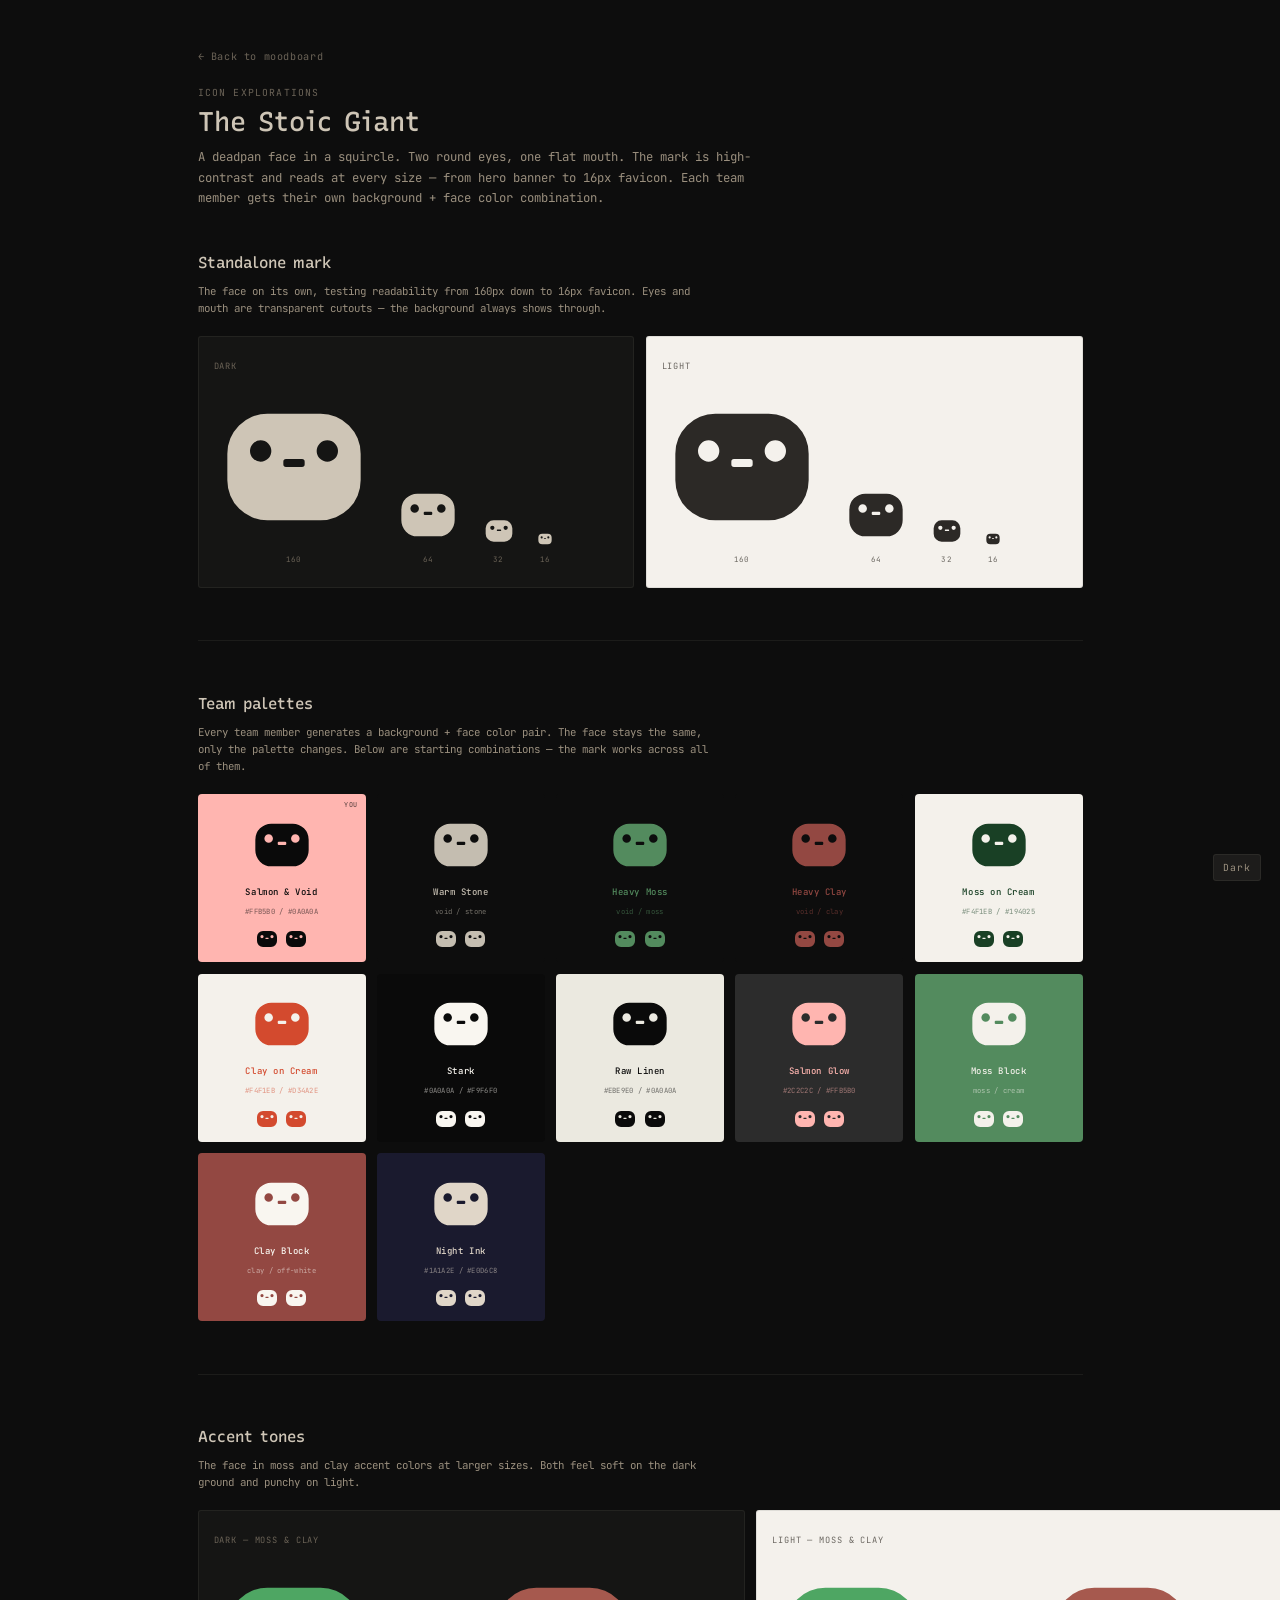
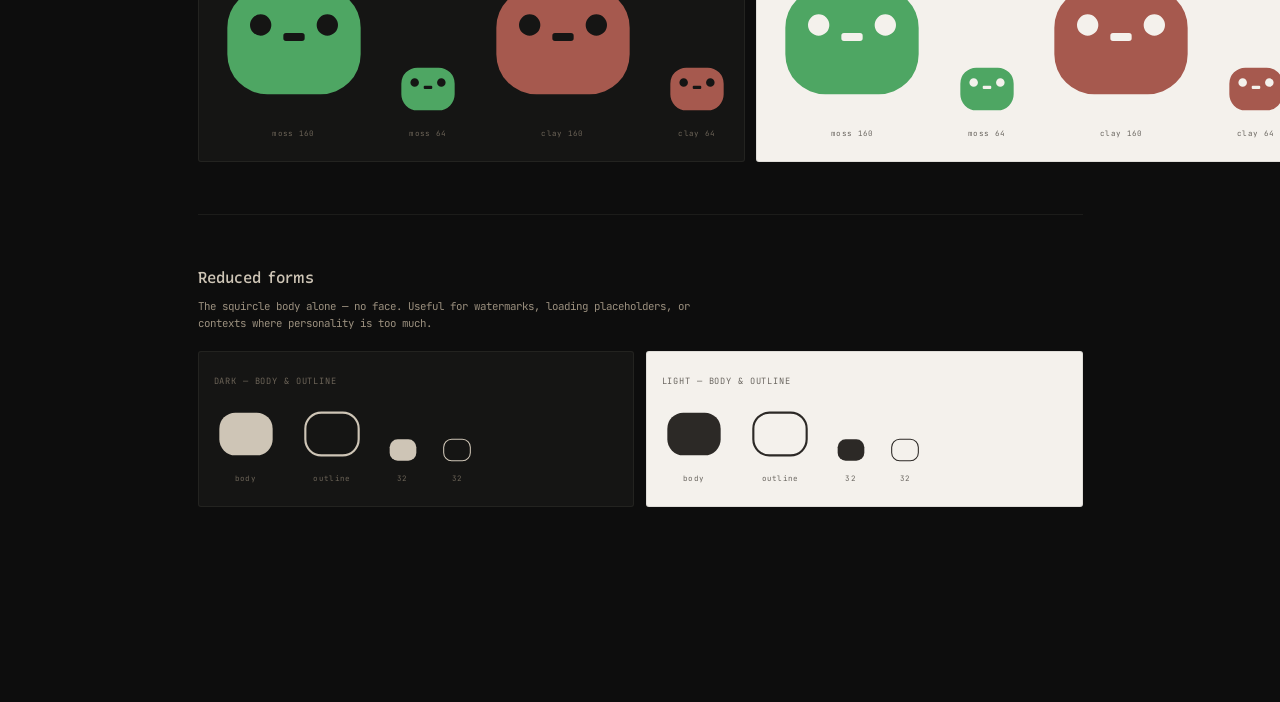
<file: icon-explore.html>
<!DOCTYPE html>
<html lang="en" data-mode="dark">
<head>
  <meta charset="utf-8" />
  <meta name="viewport" content="width=device-width, initial-scale=1" />
  <title>Gunbai — Icon Explorations</title>
  <link rel="preconnect" href="https://fonts.googleapis.com" />
  <link rel="preconnect" href="https://fonts.gstatic.com" crossorigin />
  <link
    href="https://fonts.googleapis.com/css2?family=JetBrains+Mono:wght@400;500&family=Recursive:CASL,MONO,wght@0..1,0..1,400..600&display=swap"
    rel="stylesheet"
  />
  <style>
    :root {
      --hue-warm: 37;
      --hue-moss: 134;
      --hue-clay: 7;
      --accent-sat: 36%;
      --accent-l: 48%;

      --moss: hsl(var(--hue-moss), var(--accent-sat), var(--accent-l));
      --clay: hsl(var(--hue-clay), var(--accent-sat), var(--accent-l));

      --void: hsl(var(--hue-warm), 0%, 5%);
      --void-up: hsl(var(--hue-warm), 3%, 8%);
      --void-up2: hsl(var(--hue-warm), 4%, 11%);

      --stone: hsl(var(--hue-warm), 20%, 76%);
      --stone-dim: hsl(var(--hue-warm), 12%, 55%);
      --stone-faint: hsl(var(--hue-warm), 10%, 38%);

      --warm-white: hsl(var(--hue-warm), 27%, 94%);
      --warm-white-dim: hsl(var(--hue-warm), 18%, 87%);
      --warm-white-up: hsl(var(--hue-warm), 33%, 97%);

      --text-dark: hsl(var(--hue-warm), 7%, 16%);
      --text-dark-dim: hsl(var(--hue-warm), 5%, 40%);

      --border-dark: hsla(var(--hue-warm), 20%, 76%, 0.08);
      --border-light: hsla(var(--hue-warm), 7%, 16%, 0.10);

      --font-mono: "JetBrains Mono", ui-monospace, monospace;
      --font-display: "Recursive", ui-monospace, monospace;
    }

    *, *::before, *::after { box-sizing: border-box; }
    html { font-family: var(--font-mono); font-size: 15px; }

    [data-mode="dark"] body { background: var(--void); color: var(--stone); }
    [data-mode="light"] body { background: var(--warm-white); color: var(--text-dark); }
    body { margin: 0; }
    a { color: inherit; }

    .page { max-width: 62rem; margin: 0 auto; padding: 3rem 1.5rem 6rem; }

    .back {
      display: inline-block; font-size: 0.68rem;
      letter-spacing: 0.06em; text-decoration: none; margin-bottom: 1.5rem;
    }
    [data-mode="dark"] .back { color: var(--stone-faint); }
    [data-mode="light"] .back { color: var(--text-dark-dim); }
    .back:hover { color: var(--moss); }

    .label {
      display: block; font-size: 0.65rem; letter-spacing: 0.12em;
      text-transform: uppercase; margin-bottom: 0.5rem;
    }
    [data-mode="dark"] .label { color: var(--stone-faint); }
    [data-mode="light"] .label { color: var(--text-dark-dim); }

    h1 {
      font-family: var(--font-display);
      font-variation-settings: "MONO" 0.45, "CASL" 0.3;
      font-weight: 500; font-size: clamp(1.4rem, 3vw, 1.8rem);
      line-height: 1.2; margin: 0 0 0.6rem;
    }

    .lead {
      font-size: 0.82rem; line-height: 1.65; max-width: 48em;
      margin: 0 0 3rem;
    }
    [data-mode="dark"] .lead { color: var(--stone-dim); }
    [data-mode="light"] .lead { color: var(--text-dark-dim); }

    .concept {
      margin-bottom: 3.5rem; padding-bottom: 3.5rem;
      border-bottom: 1px solid var(--border-dark);
    }
    [data-mode="light"] .concept { border-bottom-color: var(--border-light); }
    .concept:last-child { border-bottom: none; }

    .concept h2 {
      font-family: var(--font-display);
      font-variation-settings: "MONO" 0.45, "CASL" 0.3;
      font-weight: 500; font-size: 1.05rem; margin: 0 0 0.3rem;
    }
    .concept-note {
      font-size: 0.72rem; line-height: 1.6; max-width: 48em;
      margin-bottom: 1.25rem;
    }
    [data-mode="dark"] .concept-note { color: var(--stone-dim); }
    [data-mode="light"] .concept-note { color: var(--text-dark-dim); }

    .grounds {
      display: grid; grid-template-columns: 1fr 1fr; gap: 0.75rem;
    }
    @media (max-width: 640px) { .grounds { grid-template-columns: 1fr; } }

    .ground { border-radius: 3px; padding: 1.5rem 1rem; }
    .ground.dark {
      background: var(--void-up); border: 1px solid var(--border-dark);
    }
    .ground.light {
      background: var(--warm-white); border: 1px solid var(--border-light);
    }

    .ground-label {
      font-size: 0.58rem; letter-spacing: 0.1em;
      text-transform: uppercase; margin-bottom: 1rem;
    }
    .ground.dark .ground-label { color: var(--stone-faint); }
    .ground.light .ground-label { color: var(--text-dark-dim); }

    .icon-row { display: flex; align-items: flex-end; gap: 1.5rem; }

    .icon-cell {
      display: flex; flex-direction: column; align-items: center; gap: 0.5rem;
    }
    .icon-dim { font-size: 0.5rem; letter-spacing: 0.04em; }
    .ground.dark .icon-dim { color: var(--stone-faint); }
    .ground.light .icon-dim { color: var(--text-dark-dim); }

    .icon-hero { width: 160px; height: 160px; }
    .icon-mark { width: 64px; height: 64px; }
    .icon-sm { width: 32px; height: 32px; }
    .icon-xs { width: 16px; height: 16px; }

    .ground.dark svg { color: var(--stone); }
    .ground.light svg { color: var(--text-dark); }

    .ground.dark svg.moss { color: var(--moss); }
    .ground.light svg.moss { color: var(--moss); }
    .ground.dark svg.clay { color: var(--clay); }
    .ground.light svg.clay { color: var(--clay); }

    /* ── Palette grid ── */

    .palette-grid {
      display: grid;
      grid-template-columns: repeat(auto-fill, minmax(140px, 1fr));
      gap: 0.75rem;
    }

    .palette-card {
      border-radius: 4px;
      padding: 1.25rem 0.75rem 0.75rem;
      display: flex;
      flex-direction: column;
      align-items: center;
      gap: 0.6rem;
      position: relative;
      transition: transform 0.15s ease;
    }
    .palette-card:hover { transform: scale(1.03); }

    .palette-card svg { width: 64px; height: 64px; }

    .palette-name {
      font-size: 0.6rem;
      font-weight: 500;
      letter-spacing: 0.06em;
      text-align: center;
    }
    .palette-meta {
      font-size: 0.48rem;
      letter-spacing: 0.04em;
      opacity: 0.55;
      text-align: center;
    }
    .palette-card .palette-you {
      position: absolute;
      top: 0.4rem;
      right: 0.5rem;
      font-size: 0.45rem;
      letter-spacing: 0.1em;
      text-transform: uppercase;
      opacity: 0.7;
    }

    .palette-row-sm {
      display: flex;
      gap: 0.35rem;
      margin-top: 0.15rem;
    }
    .palette-row-sm svg { width: 24px; height: 24px; }

    .mode-toggle {
      position: fixed; bottom: 1.25rem; right: 1.25rem;
      background: var(--void-up2); color: var(--stone-dim);
      border: 1px solid var(--border-dark); border-radius: 3px;
      font-family: var(--font-mono); font-size: 0.65rem;
      letter-spacing: 0.08em; padding: 0.4rem 0.65rem; cursor: pointer;
    }
    [data-mode="light"] .mode-toggle {
      background: var(--warm-white-up); color: var(--text-dark-dim);
      border-color: var(--border-light);
    }
  </style>
</head>
<body>

<!-- ═══════ SVG Symbols ═══════ -->
<svg xmlns="http://www.w3.org/2000/svg" style="position:absolute;width:0;height:0;overflow:hidden">

  <!--
    Stoic Giant face. Squircle body 100×80 rx30, circle eyes r8, pill mouth 16×6.
    fill-rule evenodd → eyes + mouth are transparent cutouts.
  -->
  <symbol id="stoic-idle" viewBox="0 0 120 120">
    <path fill-rule="evenodd" fill="currentColor" d="
      M40,20 H80 A30,30 0 0,1 110,50 V70 A30,30 0 0,1 80,100 H40 A30,30 0 0,1 10,70 V50 A30,30 0 0,1 40,20 Z
      M35,40 A8,8 0 0,1 35,56 A8,8 0 0,1 35,40 Z
      M85,40 A8,8 0 0,1 85,56 A8,8 0 0,1 85,40 Z
      M54,54 H66 A2,2 0 0,1 68,56 V58 A2,2 0 0,1 66,60 H54 A2,2 0 0,1 52,58 V56 A2,2 0 0,1 54,54 Z
    "/>
  </symbol>

  <symbol id="stoic-body" viewBox="0 0 120 120">
    <rect x="10" y="20" width="100" height="80" rx="30" fill="currentColor"/>
  </symbol>

  <symbol id="stoic-outline" viewBox="0 0 120 120">
    <rect x="10" y="20" width="100" height="80" rx="30" fill="none" stroke="currentColor" stroke-width="4"/>
  </symbol>

</svg>

<!-- ═══════ Page ═══════ -->
<div class="page">

  <a href="moodboard.html" class="back">&larr; Back to moodboard</a>

  <span class="label">Icon explorations</span>
  <h1>The Stoic Giant</h1>
  <p class="lead">
    A deadpan face in a squircle. Two round eyes, one flat mouth.
    The mark is high-contrast and reads at every size — from hero
    banner to 16px favicon. Each team member gets their own
    background + face color combination.
  </p>

  <!-- ═══════ Standalone mark ═══════ -->

  <div class="concept">
    <h2>Standalone mark</h2>
    <p class="concept-note">
      The face on its own, testing readability from 160px down to
      16px favicon. Eyes and mouth are transparent cutouts — the
      background always shows through.
    </p>

    <div class="grounds">
      <div class="ground dark">
        <div class="ground-label">Dark</div>
        <div class="icon-row">
          <div class="icon-cell">
            <svg class="icon-hero"><use href="#stoic-idle"/></svg>
            <span class="icon-dim">160</span>
          </div>
          <div class="icon-cell">
            <svg class="icon-mark"><use href="#stoic-idle"/></svg>
            <span class="icon-dim">64</span>
          </div>
          <div class="icon-cell">
            <svg class="icon-sm"><use href="#stoic-idle"/></svg>
            <span class="icon-dim">32</span>
          </div>
          <div class="icon-cell">
            <svg class="icon-xs"><use href="#stoic-idle"/></svg>
            <span class="icon-dim">16</span>
          </div>
        </div>
      </div>
      <div class="ground light">
        <div class="ground-label">Light</div>
        <div class="icon-row">
          <div class="icon-cell">
            <svg class="icon-hero"><use href="#stoic-idle"/></svg>
            <span class="icon-dim">160</span>
          </div>
          <div class="icon-cell">
            <svg class="icon-mark"><use href="#stoic-idle"/></svg>
            <span class="icon-dim">64</span>
          </div>
          <div class="icon-cell">
            <svg class="icon-sm"><use href="#stoic-idle"/></svg>
            <span class="icon-dim">32</span>
          </div>
          <div class="icon-cell">
            <svg class="icon-xs"><use href="#stoic-idle"/></svg>
            <span class="icon-dim">16</span>
          </div>
        </div>
      </div>
    </div>
  </div>

  <!-- ═══════ Team palettes ═══════ -->

  <div class="concept">
    <h2>Team palettes</h2>
    <p class="concept-note">
      Every team member generates a background + face color pair.
      The face stays the same, only the palette changes. Below
      are starting combinations — the mark works across all of them.
    </p>

    <div class="palette-grid">

      <div class="palette-card" style="background:#FFB5B0; color:#0A0A0A;">
        <span class="palette-you">you</span>
        <svg><use href="#stoic-idle"/></svg>
        <span class="palette-name">Salmon &amp; Void</span>
        <span class="palette-meta">#FFB5B0 / #0A0A0A</span>
        <div class="palette-row-sm">
          <svg><use href="#stoic-idle"/></svg>
          <svg><use href="#stoic-idle"/></svg>
        </div>
      </div>

      <div class="palette-card" style="background:#0D0D0D; color:#C4BDB0;">
        <svg><use href="#stoic-idle"/></svg>
        <span class="palette-name">Warm Stone</span>
        <span class="palette-meta">void / stone</span>
        <div class="palette-row-sm">
          <svg><use href="#stoic-idle"/></svg>
          <svg><use href="#stoic-idle"/></svg>
        </div>
      </div>

      <div class="palette-card" style="background:#0D0D0D; color:#538B5E;">
        <svg><use href="#stoic-idle"/></svg>
        <span class="palette-name">Heavy Moss</span>
        <span class="palette-meta">void / moss</span>
        <div class="palette-row-sm">
          <svg><use href="#stoic-idle"/></svg>
          <svg><use href="#stoic-idle"/></svg>
        </div>
      </div>

      <div class="palette-card" style="background:#0D0D0D; color:#934842;">
        <svg><use href="#stoic-idle"/></svg>
        <span class="palette-name">Heavy Clay</span>
        <span class="palette-meta">void / clay</span>
        <div class="palette-row-sm">
          <svg><use href="#stoic-idle"/></svg>
          <svg><use href="#stoic-idle"/></svg>
        </div>
      </div>

      <div class="palette-card" style="background:#F4F1EB; color:#194025;">
        <svg><use href="#stoic-idle"/></svg>
        <span class="palette-name">Moss on Cream</span>
        <span class="palette-meta">#F4F1EB / #194025</span>
        <div class="palette-row-sm">
          <svg><use href="#stoic-idle"/></svg>
          <svg><use href="#stoic-idle"/></svg>
        </div>
      </div>

      <div class="palette-card" style="background:#F4F1EB; color:#D34A2E;">
        <svg><use href="#stoic-idle"/></svg>
        <span class="palette-name">Clay on Cream</span>
        <span class="palette-meta">#F4F1EB / #D34A2E</span>
        <div class="palette-row-sm">
          <svg><use href="#stoic-idle"/></svg>
          <svg><use href="#stoic-idle"/></svg>
        </div>
      </div>

      <div class="palette-card" style="background:#0A0A0A; color:#F9F6F0;">
        <svg><use href="#stoic-idle"/></svg>
        <span class="palette-name">Stark</span>
        <span class="palette-meta">#0A0A0A / #F9F6F0</span>
        <div class="palette-row-sm">
          <svg><use href="#stoic-idle"/></svg>
          <svg><use href="#stoic-idle"/></svg>
        </div>
      </div>

      <div class="palette-card" style="background:#EBE9E0; color:#0A0A0A;">
        <svg><use href="#stoic-idle"/></svg>
        <span class="palette-name">Raw Linen</span>
        <span class="palette-meta">#EBE9E0 / #0A0A0A</span>
        <div class="palette-row-sm">
          <svg><use href="#stoic-idle"/></svg>
          <svg><use href="#stoic-idle"/></svg>
        </div>
      </div>

      <div class="palette-card" style="background:#2C2C2C; color:#FFB5B0;">
        <svg><use href="#stoic-idle"/></svg>
        <span class="palette-name">Salmon Glow</span>
        <span class="palette-meta">#2C2C2C / #FFB5B0</span>
        <div class="palette-row-sm">
          <svg><use href="#stoic-idle"/></svg>
          <svg><use href="#stoic-idle"/></svg>
        </div>
      </div>

      <div class="palette-card" style="background:#538B5E; color:#F4F1EB;">
        <svg><use href="#stoic-idle"/></svg>
        <span class="palette-name">Moss Block</span>
        <span class="palette-meta">moss / cream</span>
        <div class="palette-row-sm">
          <svg><use href="#stoic-idle"/></svg>
          <svg><use href="#stoic-idle"/></svg>
        </div>
      </div>

      <div class="palette-card" style="background:#934842; color:#F9F6F0;">
        <svg><use href="#stoic-idle"/></svg>
        <span class="palette-name">Clay Block</span>
        <span class="palette-meta">clay / off-white</span>
        <div class="palette-row-sm">
          <svg><use href="#stoic-idle"/></svg>
          <svg><use href="#stoic-idle"/></svg>
        </div>
      </div>

      <div class="palette-card" style="background:#1A1A2E; color:#E0D6C8;">
        <svg><use href="#stoic-idle"/></svg>
        <span class="palette-name">Night Ink</span>
        <span class="palette-meta">#1A1A2E / #E0D6C8</span>
        <div class="palette-row-sm">
          <svg><use href="#stoic-idle"/></svg>
          <svg><use href="#stoic-idle"/></svg>
        </div>
      </div>

    </div>
  </div>

  <!-- ═══════ Accent tones at scale ═══════ -->

  <div class="concept">
    <h2>Accent tones</h2>
    <p class="concept-note">
      The face in moss and clay accent colors at larger sizes.
      Both feel soft on the dark ground and punchy on light.
    </p>

    <div class="grounds">
      <div class="ground dark">
        <div class="ground-label">Dark — moss &amp; clay</div>
        <div class="icon-row">
          <div class="icon-cell">
            <svg class="icon-hero moss"><use href="#stoic-idle"/></svg>
            <span class="icon-dim">moss 160</span>
          </div>
          <div class="icon-cell">
            <svg class="icon-mark moss"><use href="#stoic-idle"/></svg>
            <span class="icon-dim">moss 64</span>
          </div>
          <div class="icon-cell">
            <svg class="icon-hero clay"><use href="#stoic-idle"/></svg>
            <span class="icon-dim">clay 160</span>
          </div>
          <div class="icon-cell">
            <svg class="icon-mark clay"><use href="#stoic-idle"/></svg>
            <span class="icon-dim">clay 64</span>
          </div>
        </div>
      </div>
      <div class="ground light">
        <div class="ground-label">Light — moss &amp; clay</div>
        <div class="icon-row">
          <div class="icon-cell">
            <svg class="icon-hero moss"><use href="#stoic-idle"/></svg>
            <span class="icon-dim">moss 160</span>
          </div>
          <div class="icon-cell">
            <svg class="icon-mark moss"><use href="#stoic-idle"/></svg>
            <span class="icon-dim">moss 64</span>
          </div>
          <div class="icon-cell">
            <svg class="icon-hero clay"><use href="#stoic-idle"/></svg>
            <span class="icon-dim">clay 160</span>
          </div>
          <div class="icon-cell">
            <svg class="icon-mark clay"><use href="#stoic-idle"/></svg>
            <span class="icon-dim">clay 64</span>
          </div>
        </div>
      </div>
    </div>
  </div>

  <!-- ═══════ Reduced forms ═══════ -->

  <div class="concept">
    <h2>Reduced forms</h2>
    <p class="concept-note">
      The squircle body alone — no face. Useful for watermarks,
      loading placeholders, or contexts where personality is too much.
    </p>

    <div class="grounds">
      <div class="ground dark">
        <div class="ground-label">Dark — body &amp; outline</div>
        <div class="icon-row">
          <div class="icon-cell">
            <svg class="icon-mark"><use href="#stoic-body"/></svg>
            <span class="icon-dim">body</span>
          </div>
          <div class="icon-cell">
            <svg class="icon-mark"><use href="#stoic-outline"/></svg>
            <span class="icon-dim">outline</span>
          </div>
          <div class="icon-cell">
            <svg class="icon-sm"><use href="#stoic-body"/></svg>
            <span class="icon-dim">32</span>
          </div>
          <div class="icon-cell">
            <svg class="icon-sm"><use href="#stoic-outline"/></svg>
            <span class="icon-dim">32</span>
          </div>
        </div>
      </div>
      <div class="ground light">
        <div class="ground-label">Light — body &amp; outline</div>
        <div class="icon-row">
          <div class="icon-cell">
            <svg class="icon-mark"><use href="#stoic-body"/></svg>
            <span class="icon-dim">body</span>
          </div>
          <div class="icon-cell">
            <svg class="icon-mark"><use href="#stoic-outline"/></svg>
            <span class="icon-dim">outline</span>
          </div>
          <div class="icon-cell">
            <svg class="icon-sm"><use href="#stoic-body"/></svg>
            <span class="icon-dim">32</span>
          </div>
          <div class="icon-cell">
            <svg class="icon-sm"><use href="#stoic-outline"/></svg>
            <span class="icon-dim">32</span>
          </div>
        </div>
      </div>
    </div>
  </div>

</div>

<button id="mode-toggle" class="mode-toggle">
  <span id="mode-label-text">Dark</span>
</button>

<script>
  (function () {
    var html = document.documentElement;
    var toggle = document.getElementById("mode-toggle");
    var label = document.getElementById("mode-label-text");

    function setMode(m) {
      html.setAttribute("data-mode", m);
      label.textContent = m === "dark" ? "Dark" : "Light";
    }

    toggle.addEventListener("click", function () {
      var cur = html.getAttribute("data-mode") || "dark";
      setMode(cur === "dark" ? "light" : "dark");
    });
  })();
</script>

</body>
</html>
</file>
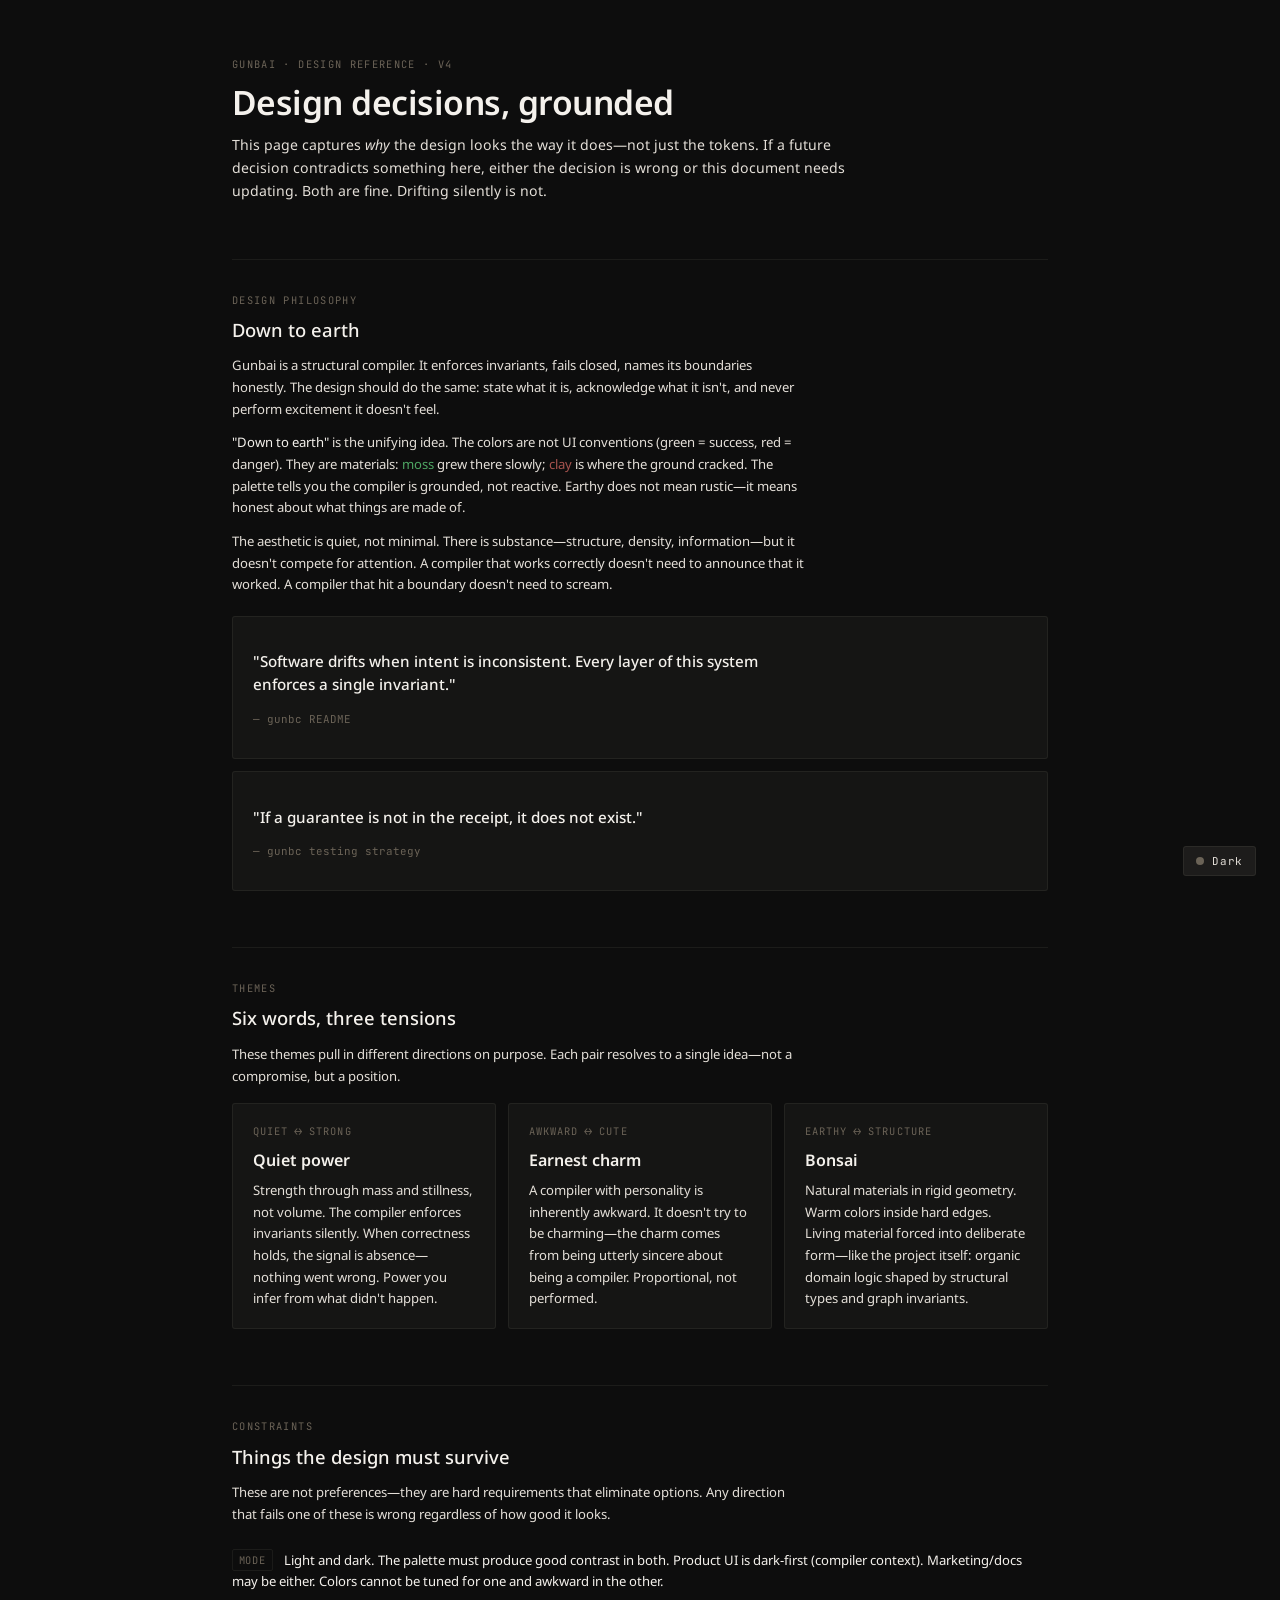
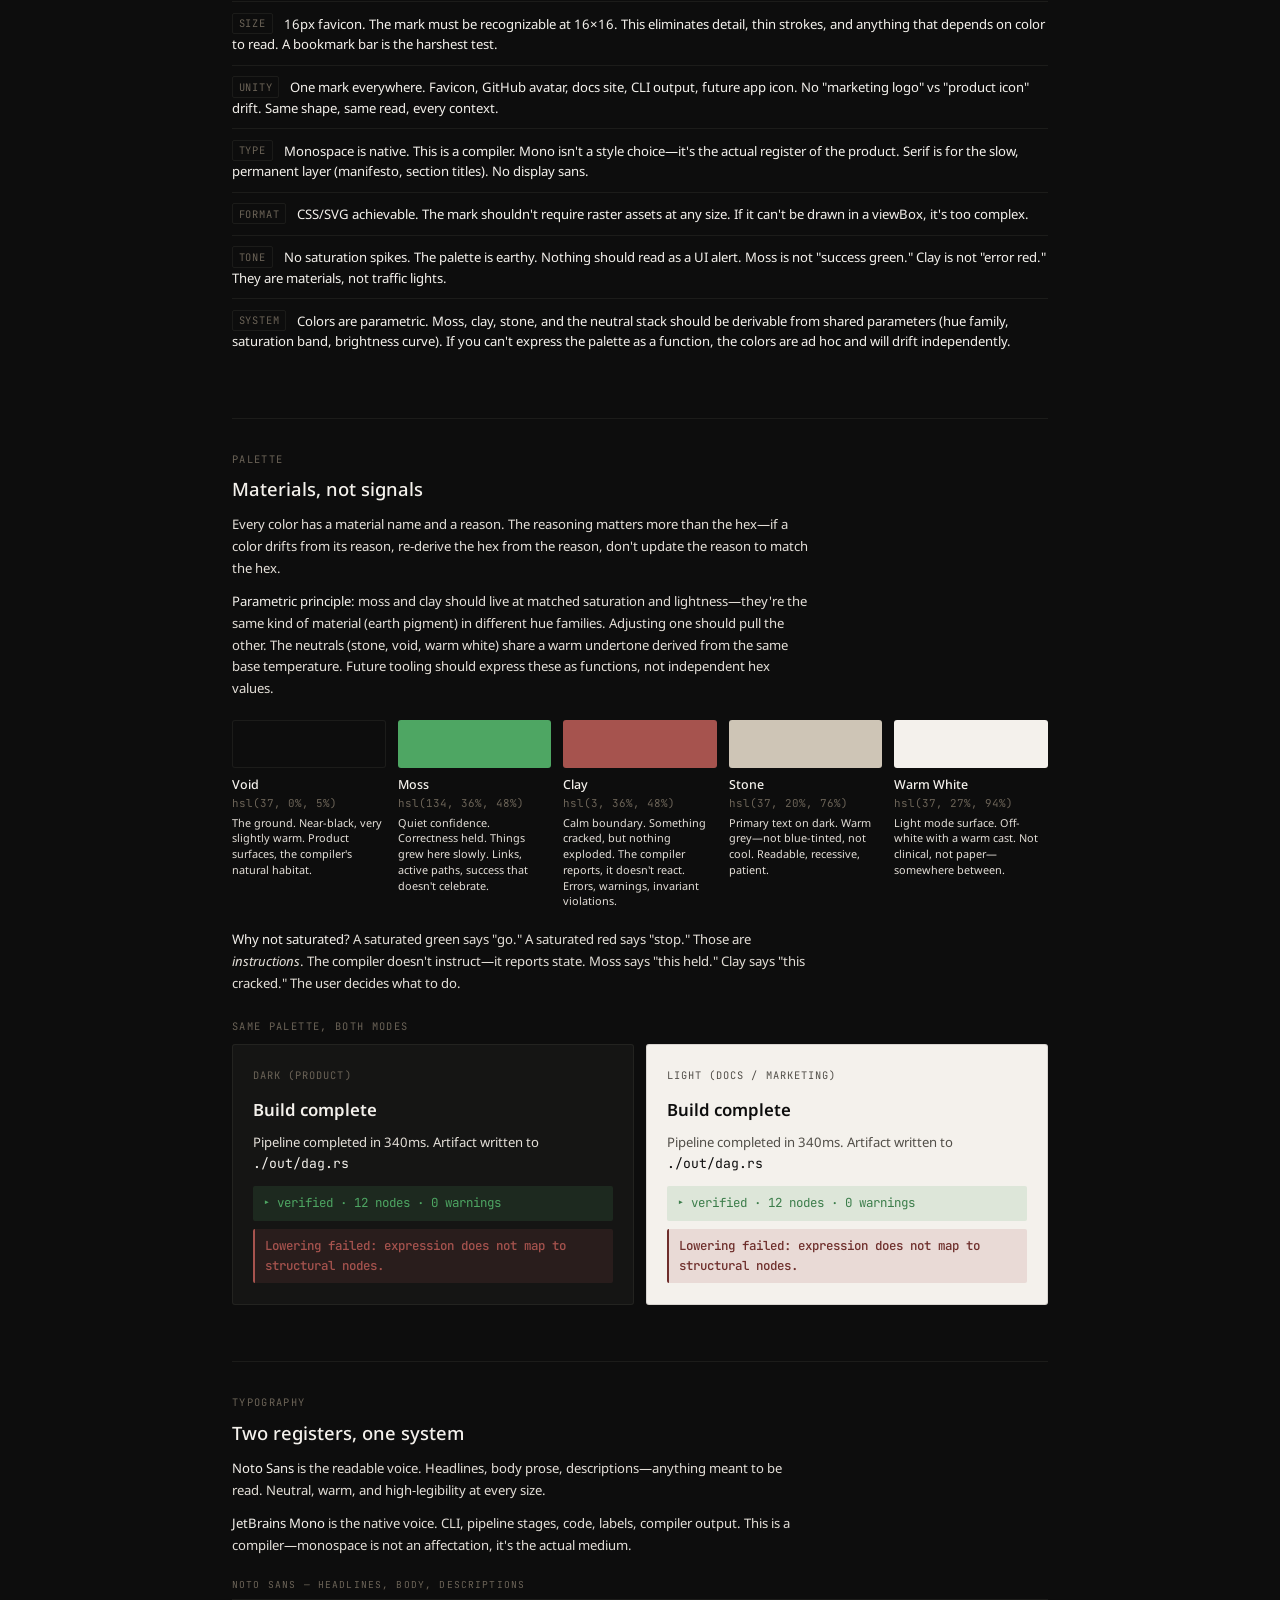
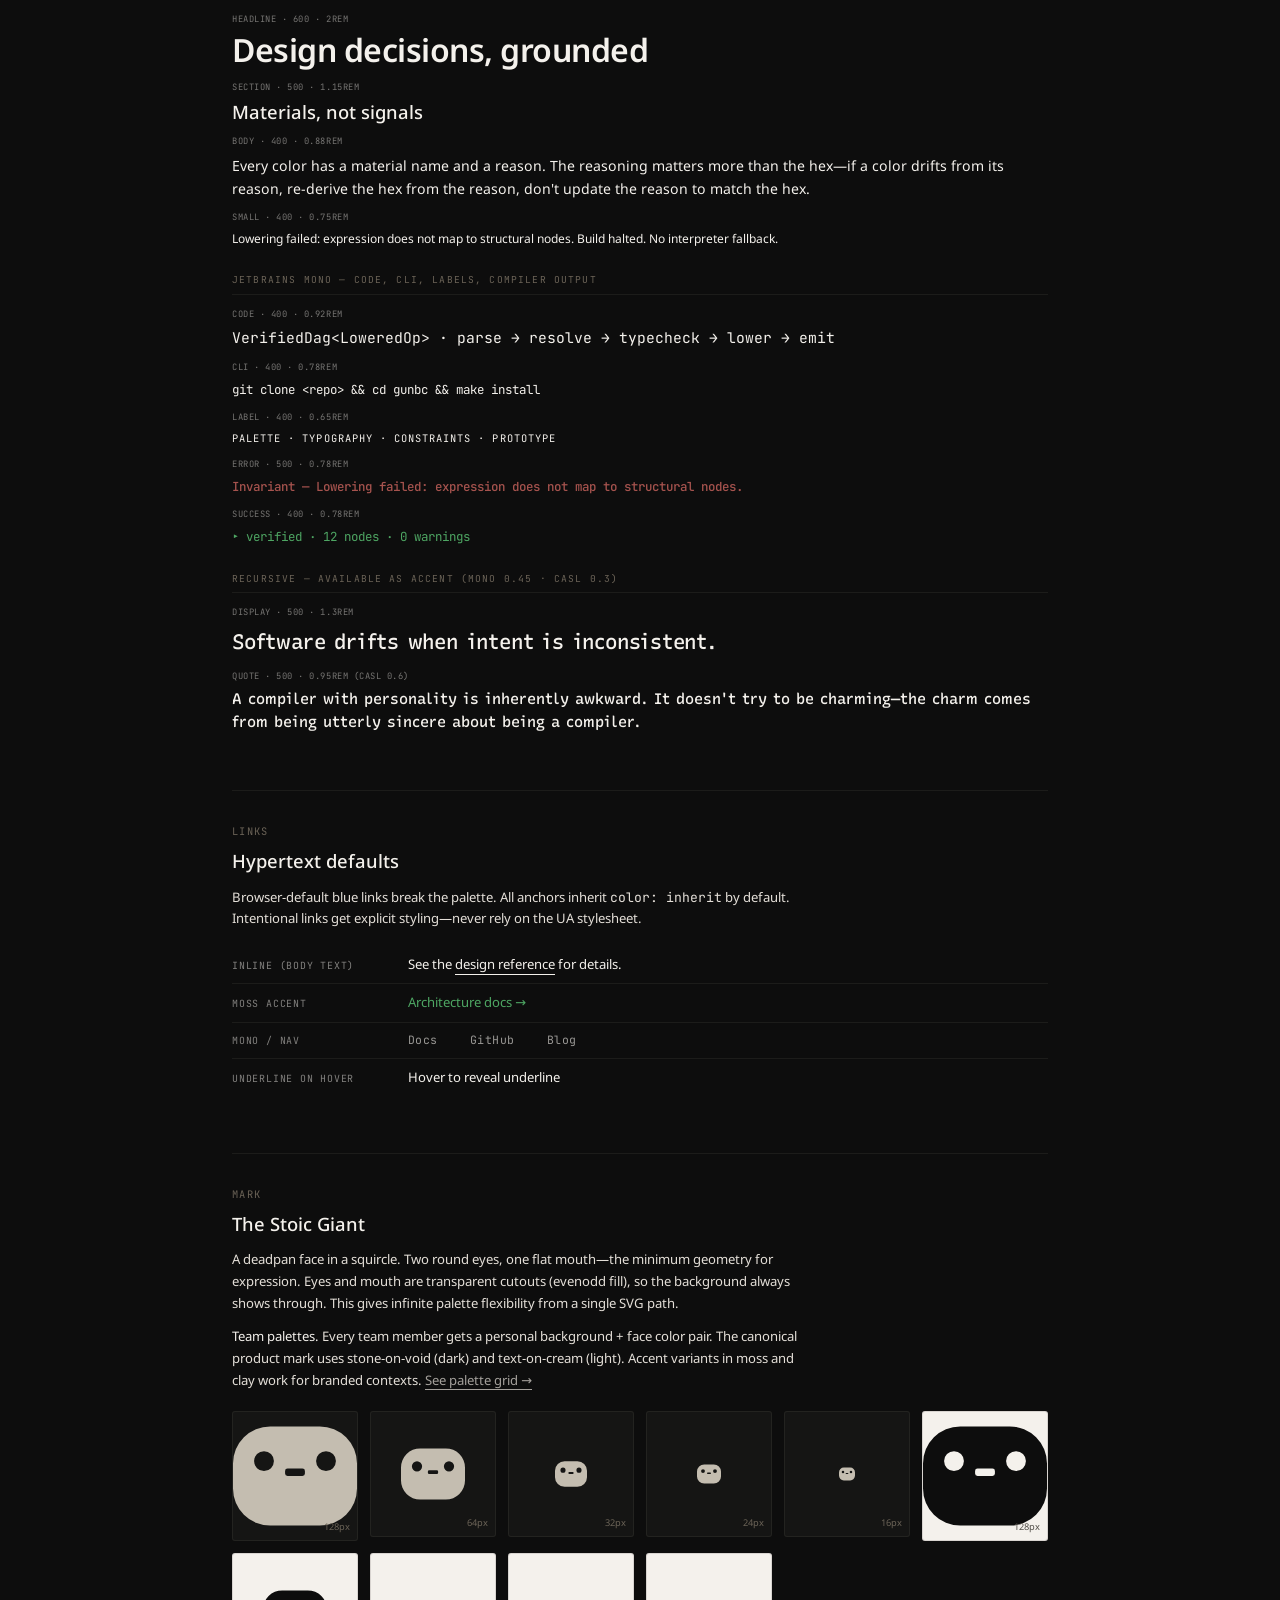
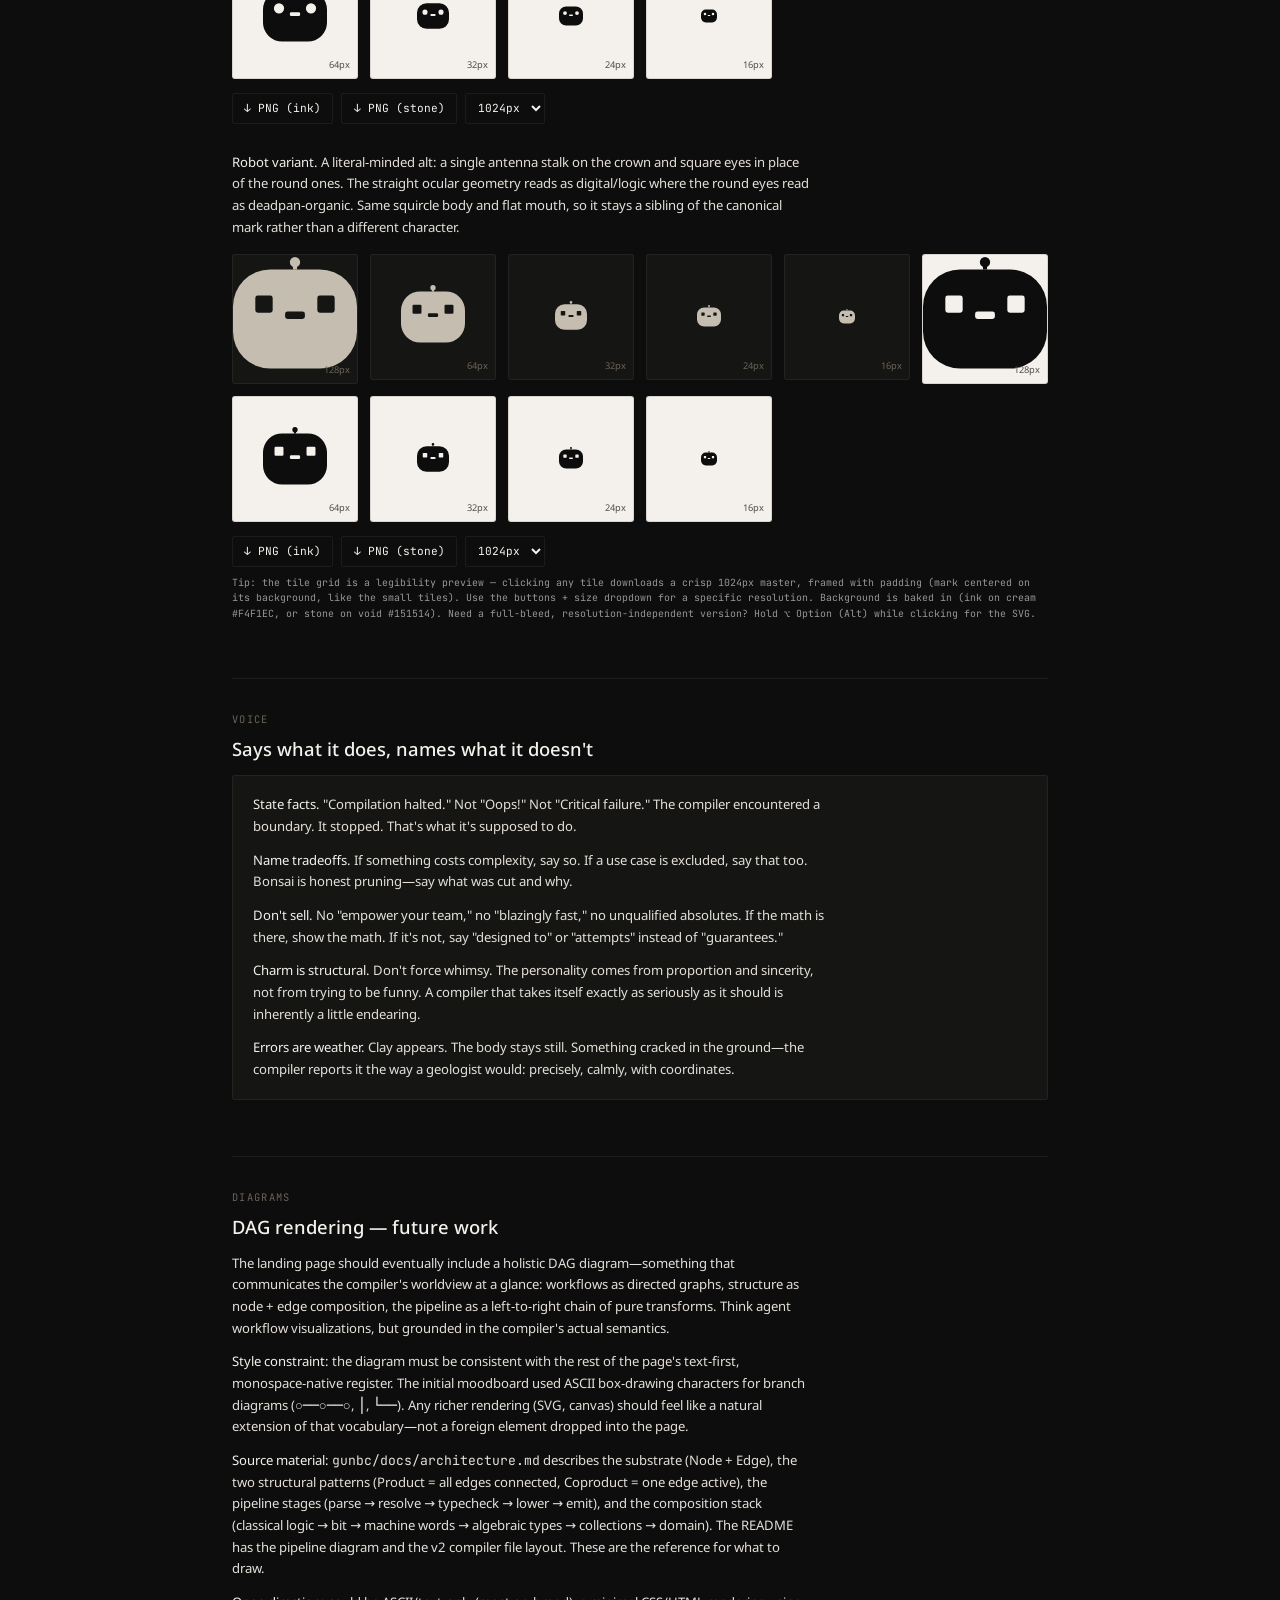
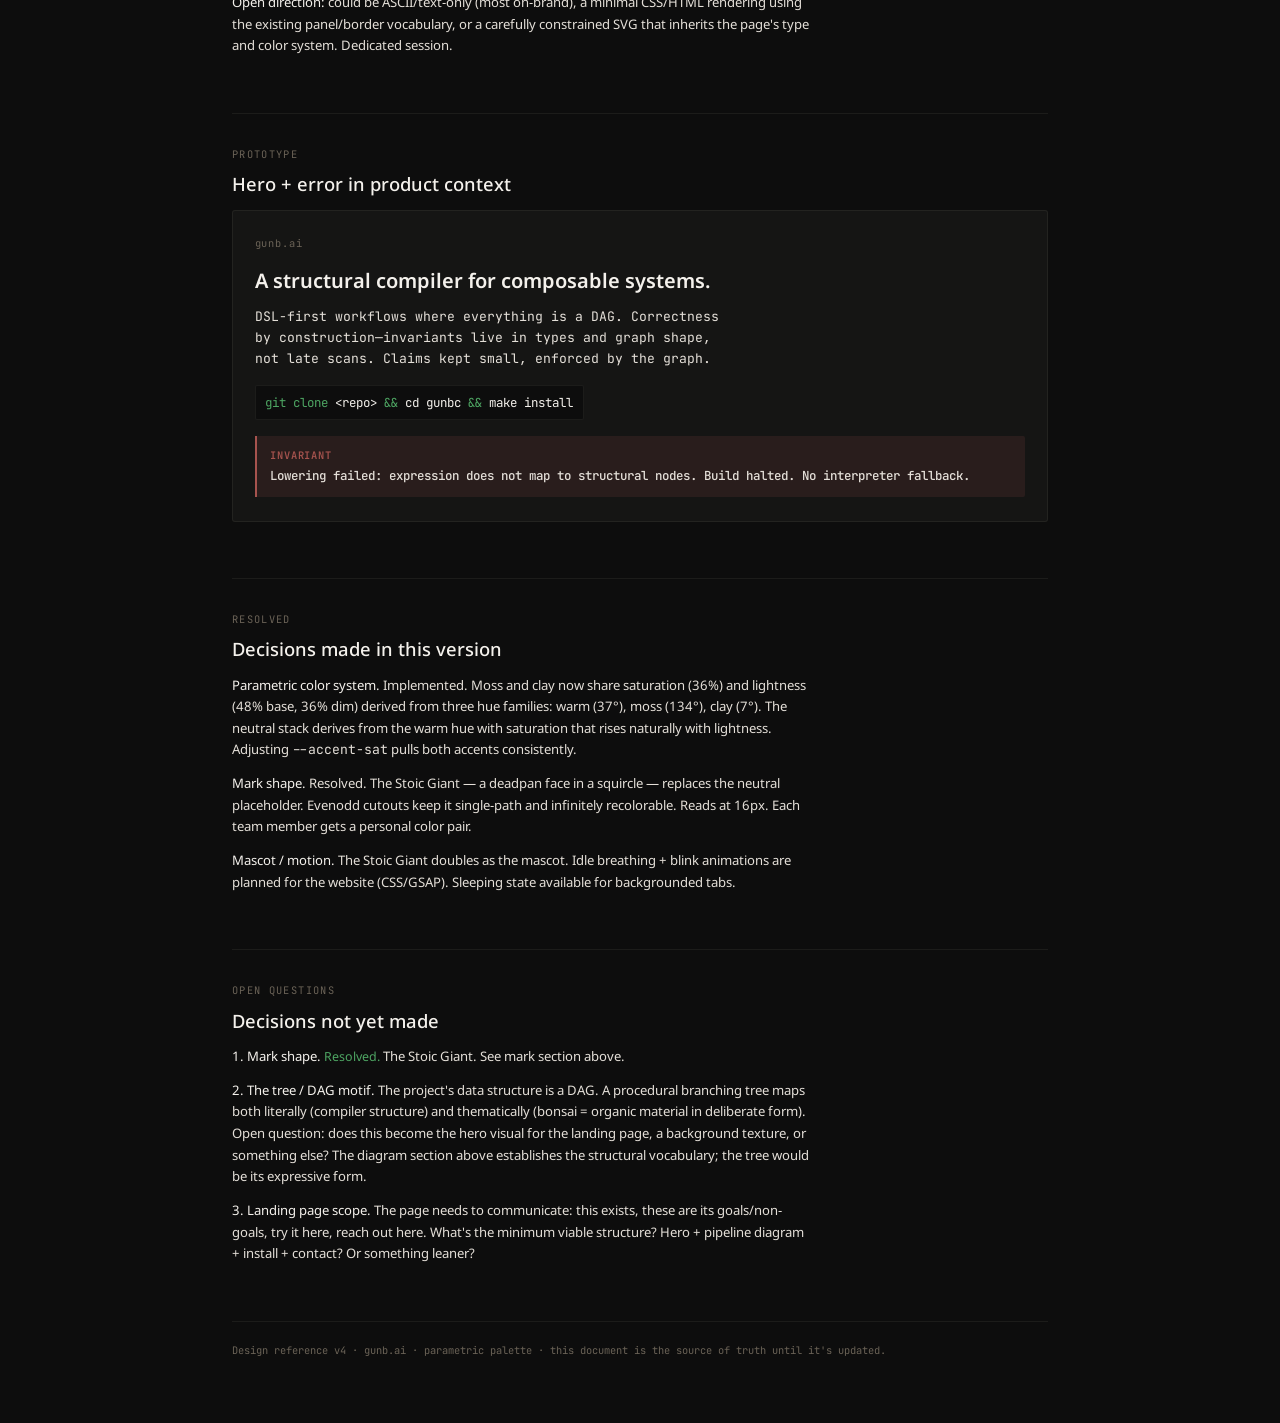
<file: moodboard.html>
<!DOCTYPE html>
<html lang="en" data-mode="dark">
<head>
  <meta charset="utf-8" />
  <meta name="viewport" content="width=device-width, initial-scale=1" />
  <title>Gunbai — Design Reference</title>
  <link rel="preconnect" href="https://fonts.googleapis.com" />
  <link rel="preconnect" href="https://fonts.gstatic.com" crossorigin />
  <link
    href="https://fonts.googleapis.com/css2?family=JetBrains+Mono:wght@400;500&family=Noto+Sans:wght@400;500;600&family=Recursive:CASL,MONO,wght@0..1,0..1,400..600&display=swap"
    rel="stylesheet"
  />
  <style>
    :root {
      /* ── Parametric base ── */
      --hue-warm: 37;
      --hue-moss: 134;
      --hue-clay: 3;

      --accent-sat: 36%;
      --accent-l: 48%;
      --accent-l-dim: 36%;

      /* ── Accents: moss and clay share saturation + lightness ── */
      --moss: hsl(var(--hue-moss), var(--accent-sat), var(--accent-l));
      --moss-dim: hsl(var(--hue-moss), var(--accent-sat), var(--accent-l-dim));
      --moss-subtle: hsla(var(--hue-moss), var(--accent-sat), var(--accent-l), 0.14);
      --moss-on-light: hsl(var(--hue-moss), var(--accent-sat), var(--accent-l-dim));

      --clay: hsl(var(--hue-clay), var(--accent-sat), var(--accent-l));
      --clay-dim: hsl(var(--hue-clay), var(--accent-sat), var(--accent-l-dim));
      --clay-subtle: hsla(var(--hue-clay), var(--accent-sat), var(--accent-l), 0.14);
      --clay-on-light: hsl(var(--hue-clay), 44%, 30%); /* perceptual correction: red reads muddier than green at matched sat/L */

      /* ── Neutrals: warm base hue, saturation rises with lightness ── */
      --void: hsl(var(--hue-warm), 0%, 5%);
      --void-up: hsl(var(--hue-warm), 3%, 8%);
      --void-up2: hsl(var(--hue-warm), 4%, 11%);

      --stone: hsl(var(--hue-warm), 20%, 76%);
      --stone-dim: hsl(var(--hue-warm), 12%, 55%);
      --stone-faint: hsl(var(--hue-warm), 10%, 38%);

      --warm-white: hsl(var(--hue-warm), 27%, 94%);
      --warm-white-dim: hsl(var(--hue-warm), 18%, 87%);
      --warm-white-up: hsl(var(--hue-warm), 33%, 97%);

      --text-dark: hsl(var(--hue-warm), 7%, 16%);
      --text-dark-dim: hsl(var(--hue-warm), 6%, 30%);

      /* ── Borders: neutrals at low opacity ── */
      --border-dark: hsla(var(--hue-warm), 20%, 76%, 0.08);
      --border-light: hsla(var(--hue-warm), 7%, 16%, 0.14);

      --font-mono: "JetBrains Mono", ui-monospace, monospace;
      --font-sans: "Noto Sans", system-ui, sans-serif;
      --font-display: "Recursive", ui-monospace, monospace;
    }

    *, *::before, *::after { box-sizing: border-box; }

    html {
      font-family: var(--font-sans);
      font-size: 16px;
      line-height: 1.6;
      -webkit-font-smoothing: antialiased;
    }

    code, kbd { font-family: var(--font-mono); }
    a { color: inherit; }

    /* ── Dark mode (default) ── */

    [data-mode="dark"] body {
      background: var(--void);
      color: var(--warm-white);
    }
    [data-mode="dark"] .label { color: var(--stone-faint); }
    [data-mode="dark"] h1, [data-mode="dark"] h2 { color: var(--warm-white); }
    [data-mode="dark"] .lead, [data-mode="dark"] .body { color: var(--warm-white-dim); }
    [data-mode="dark"] .term { color: var(--warm-white); }
    [data-mode="dark"] .quote { color: var(--warm-white); }
    [data-mode="dark"] .source { color: var(--stone-faint); }
    [data-mode="dark"] .panel {
      background: var(--void-up);
      border-color: var(--border-dark);
    }
    [data-mode="dark"] .theme-card {
      background: var(--void-up);
      border-color: var(--border-dark);
    }
    [data-mode="dark"] .theme-card .poles { color: var(--stone-faint); }
    [data-mode="dark"] .theme-card .resolution { color: var(--warm-white); }
    [data-mode="dark"] .constraint-list li { border-color: var(--border-dark); }
    [data-mode="dark"] .constraint-list .tag {
      color: var(--stone-faint);
      border-color: var(--border-dark);
    }
    [data-mode="dark"] .s-rule { border-color: var(--border-dark); }
    [data-mode="dark"] .swatch-name { color: var(--warm-white); }
    [data-mode="dark"] .swatch-hex { color: var(--stone-faint); }
    [data-mode="dark"] .swatch-role { color: var(--warm-white-dim); }
    [data-mode="dark"] .swatch-dot.bordered { border-color: var(--border-dark); }
    [data-mode="dark"] .type-spec {
      background: var(--void-up);
      border-color: var(--border-dark);
    }
    [data-mode="dark"] .type-sample-serif { color: var(--warm-white); }
    [data-mode="dark"] .type-sample-sans { color: var(--warm-white-dim); }
    [data-mode="dark"] .type-sample-mono { color: var(--warm-white-dim); }
    [data-mode="dark"] .font-showcase-header { color: var(--stone-faint); border-color: var(--border-dark); }
    [data-mode="dark"] .type-note { color: var(--stone-faint); }
    [data-mode="dark"] .mark-cell.on-dark {
      background: var(--void-up);
      border-color: var(--border-dark);
    }
    [data-mode="dark"] .mark-cell.on-light {
      background: var(--warm-white);
      border-color: var(--border-light);
    }
    [data-mode="dark"] .mark-cell .size-label { color: var(--stone-faint); }
    [data-mode="dark"] .mark-cell.on-light .size-label { color: var(--text-dark-dim); }
    [data-mode="dark"] .proto-dark {
      background: var(--void-up);
      border-color: var(--border-dark);
    }
    [data-mode="dark"] .proto-domain { color: var(--stone-faint); }
    [data-mode="dark"] .proto-h { color: var(--warm-white); }
    [data-mode="dark"] .proto-sub { color: var(--warm-white-dim); }
    [data-mode="dark"] .proto-install {
      color: var(--warm-white);
      background: var(--void);
      border-color: var(--border-dark);
    }
    [data-mode="dark"] .proto-error { background: var(--clay-subtle); }
    [data-mode="dark"] .proto-error-title { color: var(--clay); }
    [data-mode="dark"] .proto-error p { color: var(--warm-white-dim); }
    [data-mode="dark"] .link-row { border-color: var(--border-dark); }
    [data-mode="dark"] .link-moss { color: var(--moss); }
    [data-mode="dark"] .foot {
      color: var(--stone-faint);
      border-color: var(--border-dark);
    }

    /* ── Light mode ── */

    [data-mode="light"] body {
      background: var(--warm-white);
      color: var(--void);
    }
    [data-mode="light"] .label { color: var(--text-dark-dim); }
    [data-mode="light"] h1, [data-mode="light"] h2 { color: var(--void); }
    [data-mode="light"] .lead, [data-mode="light"] .body { color: var(--text-dark-dim); }
    [data-mode="light"] .term { color: var(--void); }
    [data-mode="light"] .quote { color: var(--void); }
    [data-mode="light"] .source { color: var(--text-dark-dim); }
    [data-mode="light"] .moss-text { color: var(--moss-on-light); }
    [data-mode="light"] .clay-text { color: var(--clay-on-light); }
    [data-mode="light"] .panel {
      background: var(--warm-white-up);
      border-color: var(--border-light);
    }
    [data-mode="light"] .theme-card {
      background: var(--warm-white-up);
      border-color: var(--border-light);
    }
    [data-mode="light"] .theme-card .poles { color: var(--text-dark-dim); }
    [data-mode="light"] .theme-card .resolution { color: var(--void); }
    [data-mode="light"] .constraint-list li { border-color: var(--border-light); }
    [data-mode="light"] .constraint-list .tag {
      color: var(--text-dark-dim);
      border-color: var(--border-light);
    }
    [data-mode="light"] .s-rule { border-color: var(--border-light); }
    [data-mode="light"] .swatch-name { color: var(--void); }
    [data-mode="light"] .swatch-hex { color: var(--text-dark-dim); }
    [data-mode="light"] .swatch-role { color: var(--text-dark-dim); }
    [data-mode="light"] .swatch-dot.bordered { border-color: var(--border-light); }
    [data-mode="light"] .type-spec {
      background: var(--warm-white-up);
      border-color: var(--border-light);
    }
    [data-mode="light"] .type-sample-serif { color: var(--void); }
    [data-mode="light"] .type-sample-sans { color: var(--text-dark-dim); }
    [data-mode="light"] .type-sample-mono { color: var(--text-dark-dim); }
    [data-mode="light"] .font-showcase-header { color: var(--text-dark-dim); border-color: var(--border-light); }
    [data-mode="light"] .type-note { color: var(--text-dark-dim); }
    [data-mode="light"] .mark-cell.on-dark {
      background: var(--void-up);
      border-color: var(--border-dark);
    }
    [data-mode="light"] .mark-cell.on-light {
      background: var(--warm-white-up);
      border-color: var(--border-light);
    }
    [data-mode="light"] .mark-cell .size-label { color: var(--stone-faint); }
    [data-mode="light"] .mark-cell.on-light .size-label { color: var(--text-dark-dim); }
    [data-mode="light"] .proto-dark {
      background: var(--warm-white-up);
      border-color: var(--border-light);
    }
    [data-mode="light"] .proto-domain { color: var(--text-dark-dim); }
    [data-mode="light"] .proto-h { color: var(--void); }
    [data-mode="light"] .proto-sub { color: var(--text-dark-dim); }
    [data-mode="light"] .proto-install {
      color: var(--void);
      background: var(--warm-white);
      border-color: var(--border-light);
    }
    [data-mode="light"] .proto-install kbd { color: var(--moss-on-light); }
    [data-mode="light"] .proto-error {
      background: hsla(var(--hue-clay), var(--accent-sat), var(--accent-l), 0.14);
      border-left-color: var(--clay-on-light);
    }
    [data-mode="light"] .proto-error-title { color: var(--clay-on-light); }
    [data-mode="light"] .proto-error p { color: var(--text-dark-dim); }
    [data-mode="light"] .link-row { border-color: var(--border-light); }
    [data-mode="light"] .link-moss { color: var(--moss-on-light); }
    [data-mode="light"] .foot {
      color: var(--text-dark-dim);
      border-color: var(--border-light);
    }
    [data-mode="light"] .mode-box.dark {
      background: var(--void-up);
      border-color: var(--border-dark);
      color: var(--warm-white);
    }
    [data-mode="light"] .mode-box.dark .mode-label { color: var(--stone-faint); }
    [data-mode="light"] .mode-box.dark .mode-body { color: var(--warm-white-dim); }
    [data-mode="light"] .mode-box.dark .mode-success {
      color: var(--moss);
      background: var(--moss-subtle);
    }
    [data-mode="light"] .mode-box.dark .mode-error {
      color: var(--clay);
      background: var(--clay-subtle);
      border-left-color: var(--clay);
    }

    /* ── Shared layout ── */

    body { margin: 0; }

    .page {
      max-width: 54rem;
      margin: 0 auto;
      padding: 3.5rem 1.5rem 4rem;
    }

    .s { margin-top: 3.5rem; }
    .s:first-child { margin-top: 0; }

    .s-rule {
      margin-top: 3.5rem;
      padding-top: 2rem;
      border-top: 1px solid;
    }

    .label {
      display: block;
      font-family: var(--font-mono);
      font-size: 0.65rem;
      letter-spacing: 0.13em;
      text-transform: uppercase;
      margin-bottom: 0.6rem;
    }

    h1 {
      font-family: var(--font-sans);
      font-weight: 600;
      font-size: clamp(1.6rem, 3.5vw, 2.1rem);
      line-height: 1.2;
      letter-spacing: -0.015em;
      margin: 0 0 0.65rem;
    }

    h2 {
      font-family: var(--font-sans);
      font-weight: 500;
      font-size: 1.15rem;
      line-height: 1.3;
      margin: 0 0 0.85rem;
    }

    .lead {
      font-size: 0.88rem;
      max-width: 44em;
      margin: 0;
      line-height: 1.65;
    }

    .body {
      font-size: 0.82rem;
      line-height: 1.65;
      max-width: 44em;
    }

    .body p { margin: 0 0 0.75rem; }
    .body p:last-child { margin-bottom: 0; }

    .quote {
      font-family: var(--font-sans);
      font-weight: 500;
      font-style: normal;
      font-size: 0.95rem;
      max-width: 36em;
      line-height: 1.5;
    }

    .source {
      font-family: var(--font-mono);
      font-style: normal;
      font-size: 0.68rem;
      margin-top: 0.35rem;
    }

    .moss-text { color: var(--moss); }
    .clay-text { color: var(--clay); }

    .panel {
      border: 1px solid;
      border-radius: 3px;
      padding: 1.15rem 1.25rem;
    }

    .panel + .panel { margin-top: 0.75rem; }

    .g2 { display: grid; gap: 0.75rem; }
    .g3 { display: grid; gap: 0.75rem; }

    @media (min-width: 640px) {
      .g2 { grid-template-columns: 1fr 1fr; }
      .g3 { grid-template-columns: 1fr 1fr 1fr; }
    }

    .theme-card {
      border: 1px solid;
      border-radius: 3px;
      padding: 1.15rem 1.25rem;
    }

    .theme-card .poles {
      font-family: var(--font-mono);
      font-size: 0.65rem;
      letter-spacing: 0.1em;
      text-transform: uppercase;
      margin-bottom: 0.55rem;
    }

    .theme-card .resolution {
      font-family: var(--font-sans);
      font-weight: 600;
      font-size: 1rem;
      margin-bottom: 0.4rem;
    }

    .theme-card .body { max-width: none; }

    .constraint-list {
      list-style: none;
      padding: 0;
      margin: 0;
    }

    .constraint-list li {
      font-size: 0.82rem;
      padding: 0.65rem 0;
      border-bottom: 1px solid;
      line-height: 1.55;
    }

    .constraint-list li:last-child { border-bottom: none; }

    .constraint-list .tag {
      display: inline-block;
      font-family: var(--font-mono);
      font-size: 0.65rem;
      letter-spacing: 0.08em;
      text-transform: uppercase;
      border: 1px solid;
      border-radius: 2px;
      padding: 0.1rem 0.35rem;
      margin-right: 0.5rem;
      vertical-align: 1px;
    }

    .swatch-row {
      display: flex;
      flex-wrap: wrap;
      gap: 0.75rem;
      margin-top: 0.5rem;
    }

    .swatch {
      flex: 1 1 9rem;
      min-width: 8rem;
    }

    .swatch-dot {
      height: 3rem;
      border-radius: 3px;
      margin-bottom: 0.45rem;
    }

    .swatch-dot.bordered { border: 1px solid; }

    .swatch-name { font-size: 0.78rem; font-weight: 500; }
    .swatch-hex { font-family: var(--font-mono); font-size: 0.68rem; }
    .swatch-role { font-size: 0.68rem; margin-top: 0.15rem; line-height: 1.45; }

    .mode-row { display: grid; gap: 0.75rem; }
    @media (min-width: 640px) {
      .mode-row { grid-template-columns: 1fr 1fr; }
    }

    .mode-box { border-radius: 3px; padding: 1.35rem 1.25rem; }

    .mode-box.dark {
      background: var(--void-up);
      border: 1px solid var(--border-dark);
      color: var(--warm-white);
    }

    .mode-box.light {
      background: var(--warm-white);
      border: 1px solid var(--border-light);
      color: var(--void);
    }

    .mode-label {
      font-family: var(--font-mono);
      font-size: 0.65rem;
      letter-spacing: 0.1em;
      text-transform: uppercase;
      margin-bottom: 0.85rem;
    }

    .mode-box.dark .mode-label { color: var(--stone-faint); }
    .mode-box.light .mode-label { color: var(--text-dark-dim); }

    .mode-heading {
      font-family: var(--font-sans);
      font-size: 1.05rem;
      font-weight: 600;
      margin-bottom: 0.5rem;
    }

    .mode-body { font-size: 0.82rem; line-height: 1.6; margin-bottom: 0.75rem; }
    .mode-box.dark .mode-body { color: var(--warm-white-dim); }
    .mode-box.light .mode-body { color: var(--text-dark-dim); }

    .mode-success { font-family: var(--font-mono); font-size: 0.78rem; padding: 0.45rem 0.6rem; border-radius: 2px; margin-bottom: 0.5rem; }
    .mode-box.dark .mode-success { color: var(--moss); background: var(--moss-subtle); }
    .mode-box.light .mode-success { color: var(--moss-on-light); background: hsla(var(--hue-moss), var(--accent-sat), var(--accent-l), 0.14); }

    .mode-error { font-family: var(--font-mono); font-size: 0.78rem; font-weight: 500; padding: 0.45rem 0.6rem; border-radius: 2px; border-left: 2px solid; }
    .mode-box.dark .mode-error { color: var(--clay); background: var(--clay-subtle); border-left-color: var(--clay); }
    .mode-box.light .mode-error { color: var(--clay-on-light); background: hsla(var(--hue-clay), var(--accent-sat), var(--accent-l), 0.14); border-left-color: var(--clay-on-light); }

    .type-spec {
      border: 1px solid;
      border-radius: 3px;
      padding: 1.15rem 1.25rem;
      margin-top: 0.75rem;
    }

    .type-sample-serif {
      font-family: var(--font-display);
      font-variation-settings: "MONO" 0.45, "CASL" 0.3;
      font-size: 1.3rem;
      font-weight: 500;
      letter-spacing: -0.01em;
    }

    .type-sample-sans { font-family: var(--font-sans); font-size: 0.95rem; line-height: 1.55; }
    .type-sample-mono { font-family: var(--font-mono); font-size: 0.92rem; }

    .font-showcase { margin-top: 1.25rem; }
    .font-showcase + .font-showcase { margin-top: 1.5rem; }

    .font-showcase-header {
      font-family: var(--font-mono);
      font-size: 0.6rem;
      letter-spacing: 0.12em;
      text-transform: uppercase;
      padding-bottom: 0.4rem;
      margin-bottom: 0.75rem;
      border-bottom: 1px solid;
    }

    .font-showcase-row {
      display: grid;
      gap: 0.25rem;
      margin-bottom: 0.65rem;
    }

    .font-showcase-size {
      font-family: var(--font-mono);
      font-size: 0.55rem;
      letter-spacing: 0.06em;
      text-transform: uppercase;
      opacity: 0.45;
      margin-bottom: 0.1rem;
    }
    .type-note { font-family: var(--font-mono); font-size: 0.68rem; margin-top: 0.4rem; }

    .mark-grid {
      display: grid;
      gap: 0.75rem;
      grid-template-columns: repeat(auto-fill, minmax(120px, 1fr));
    }

    .mark-cell {
      aspect-ratio: 1;
      display: flex;
      align-items: center;
      justify-content: center;
      border-radius: 3px;
      position: relative;
    }

    .mark-cell.on-dark { background: var(--void-up); border: 1px solid var(--border-dark); }
    .mark-cell.on-light { background: var(--warm-white); border: 1px solid var(--border-light); }
    .mark-cell .size-label { position: absolute; bottom: 0.35rem; right: 0.45rem; font-size: 0.58rem; }

    /* Clickable download tiles */
    .mark-cell[data-dl] { cursor: pointer; transition: border-color 0.12s ease; }
    .mark-cell[data-dl]:hover { border-color: var(--moss); }
    .mark-cell .dl-hint {
      position: absolute; top: 0.35rem; left: 0.45rem;
      font-family: var(--font-mono); font-size: 0.55rem;
      opacity: 0; transition: opacity 0.12s ease; pointer-events: none;
    }
    .mark-cell[data-dl]:hover .dl-hint { opacity: 0.65; }

    .dl-row { display: flex; flex-wrap: wrap; gap: 0.5rem; margin-top: 0.85rem; }
    .dl-btn {
      font-family: var(--font-mono); font-size: 0.7rem;
      padding: 0.4rem 0.7rem; border-radius: 2px; cursor: pointer;
      background: transparent; color: inherit;
      border: 1px solid var(--border-dark);
      transition: border-color 0.12s ease, color 0.12s ease;
    }
    .dl-btn:hover { border-color: var(--moss); color: var(--moss); }
    .dl-size {
      font-family: var(--font-mono); font-size: 0.7rem;
      padding: 0.4rem 0.5rem; border-radius: 2px; cursor: pointer;
      background: transparent; color: inherit;
      border: 1px solid var(--border-dark);
    }
    .dl-note { font-family: var(--font-mono); font-size: 0.62rem; opacity: 0.6; margin-top: 0.5rem; }

    .proto-dark {
      border: 1px solid;
      border-radius: 3px;
      padding: 1.5rem 1.35rem;
    }

    .proto-domain { font-family: var(--font-mono); font-size: 0.65rem; letter-spacing: 0.08em; margin-bottom: 0.85rem; }
    .proto-h { font-family: var(--font-sans); font-weight: 600; font-size: 1.25rem; margin: 0 0 0.6rem; }
    .proto-sub { font-family: var(--font-mono); font-size: 0.82rem; max-width: 36em; margin: 0 0 1rem; line-height: 1.6; }
    .proto-install {
      display: inline-block;
      font-family: var(--font-mono);
      padding: 0.4rem 0.6rem;
      border: 1px solid;
      border-radius: 2px;
      font-size: 0.78rem;
    }
    .proto-install kbd { color: var(--moss); }
    .proto-error {
      border-left: 2px solid var(--clay);
      padding: 0.65rem 0.85rem;
      border-radius: 0 2px 2px 0;
      margin-top: 1rem;
    }
    .proto-error-title { font-family: var(--font-mono); font-size: 0.65rem; font-weight: 600; letter-spacing: 0.08em; text-transform: uppercase; margin-bottom: 0.2rem; }
    .proto-error p { font-family: var(--font-mono); font-size: 0.78rem; font-weight: 500; margin: 0; }

    /* ── Link styles ── */

    .link-showcase { margin-top: 0.5rem; }

    .link-row {
      display: flex;
      align-items: baseline;
      gap: 1rem;
      padding: 0.5rem 0;
      border-bottom: 1px solid;
      font-size: 0.82rem;
    }

    .link-row:last-child { border-bottom: none; }

    .link-label {
      font-family: var(--font-mono);
      font-size: 0.62rem;
      letter-spacing: 0.08em;
      text-transform: uppercase;
      flex-shrink: 0;
      width: 10rem;
      opacity: 0.5;
    }

    .link-inline {
      text-decoration: none;
      border-bottom: 1px solid currentColor;
      padding-bottom: 0.05em;
    }
    .link-inline:hover { opacity: 0.7; }

    .link-moss {
      text-decoration: none;
      border-bottom: 1px solid transparent;
      transition: border-color 0.15s;
    }
    .link-moss:hover { border-bottom-color: currentColor; }

    .link-mono {
      font-family: var(--font-mono);
      font-size: 0.72rem;
      letter-spacing: 0.04em;
      text-decoration: none;
      margin-right: 1rem;
      transition: opacity 0.15s;
      opacity: 0.6;
    }
    .link-mono:hover { opacity: 1; }

    .link-hover {
      text-decoration: none;
      border-bottom: 1px solid transparent;
      transition: border-color 0.15s;
    }
    .link-hover:hover { border-bottom-color: currentColor; }

    .foot {
      margin-top: 3.5rem;
      padding-top: 1.25rem;
      border-top: 1px solid;
      font-family: var(--font-mono);
      font-size: 0.65rem;
    }

    @media (max-width: 480px) {
      .page { padding: 2rem 1rem 3rem; }
    }

    /* ── Floating toggle ── */

    .mode-toggle {
      position: fixed;
      bottom: 1.5rem;
      right: 1.5rem;
      z-index: 100;
      display: flex;
      align-items: center;
      gap: 0.5rem;
      padding: 0.45rem 0.75rem;
      border-radius: 3px;
      font-family: var(--font-mono);
      font-size: 0.68rem;
      letter-spacing: 0.06em;
      cursor: pointer;
      -webkit-appearance: none;
      appearance: none;
      transition: background 0.2s, color 0.2s, border-color 0.2s;
    }

    [data-mode="dark"] .mode-toggle {
      background: var(--void-up2);
      color: var(--warm-white-dim);
      border: 1px solid var(--border-dark);
    }
    [data-mode="dark"] .mode-toggle:hover {
      color: var(--warm-white);
      border-color: var(--stone-faint);
    }

    [data-mode="light"] .mode-toggle {
      background: var(--warm-white-up);
      color: var(--text-dark-dim);
      border: 1px solid var(--border-light);
    }
    [data-mode="light"] .mode-toggle:hover {
      color: var(--void);
      border-color: var(--text-dark-dim);
    }

    .mode-toggle .indicator {
      display: inline-block;
      width: 8px;
      height: 8px;
      border-radius: 50%;
      transition: background 0.2s;
    }

    [data-mode="dark"] .mode-toggle .indicator { background: var(--stone-faint); }
    [data-mode="light"] .mode-toggle .indicator { background: var(--text-dark-dim); }
  </style>
</head>
<body>

<!-- Stoic Giant SVG symbol (shared with icon-explore.html) -->
<svg xmlns="http://www.w3.org/2000/svg" style="position:absolute;width:0;height:0;overflow:hidden">
  <symbol id="stoic-idle" viewBox="0 0 120 120">
    <!-- body bbox is 100x80; scale x1.2 about its center (60,60) so it fills
         the frame (width edge-to-edge), centered -->
    <g transform="translate(-12 -12) scale(1.2)">
      <path fill-rule="evenodd" fill="currentColor" d="
        M40,20 H80 A30,30 0 0,1 110,50 V70 A30,30 0 0,1 80,100 H40 A30,30 0 0,1 10,70 V50 A30,30 0 0,1 40,20 Z
        M35,40 A8,8 0 0,1 35,56 A8,8 0 0,1 35,40 Z
        M85,40 A8,8 0 0,1 85,56 A8,8 0 0,1 85,40 Z
        M54,54 H66 A2,2 0 0,1 68,56 V58 A2,2 0 0,1 66,60 H54 A2,2 0 0,1 52,58 V56 A2,2 0 0,1 54,54 Z
      "/>
    </g>
  </symbol>
  <!-- Robot variant: central antenna + square eyes. Same squircle body and flat
       mouth as the idle mark. Body path keeps the evenodd cutout trick for the
       eyes/mouth; the antenna is a separate solid path so its ball can overlap
       the stalk without punching an evenodd hole. -->
  <symbol id="stoic-robot" viewBox="0 0 120 120">
    <!-- Body uses the SAME transform as #stoic-idle so the face (eyes/mouth)
         is pixel-aligned with the non-robot mark: body fills width and centers
         at frame y[12,108]. The antenna is drawn separately in frame
         coordinates, occupying the 12px of headroom above the body top (y12). -->
    <g transform="translate(-12 -12) scale(1.2)">
      <path fill-rule="evenodd" fill="currentColor" d="
        M40,20 H80 A30,30 0 0,1 110,50 V70 A30,30 0 0,1 80,100 H40 A30,30 0 0,1 10,70 V50 A30,30 0 0,1 40,20 Z
        M30,41 H40 A2,2 0 0,1 42,43 V53 A2,2 0 0,1 40,55 H30 A2,2 0 0,1 28,53 V43 A2,2 0 0,1 30,41 Z
        M80,41 H90 A2,2 0 0,1 92,43 V53 A2,2 0 0,1 90,55 H80 A2,2 0 0,1 78,53 V43 A2,2 0 0,1 80,41 Z
        M54,54 H66 A2,2 0 0,1 68,56 V58 A2,2 0 0,1 66,60 H54 A2,2 0 0,1 52,58 V56 A2,2 0 0,1 54,54 Z
      "/>
    </g>
    <path fill="currentColor" d="
      M58,6 H62 V12 H58 Z
      M55,5 A5,5 0 0,1 65,5 A5,5 0 0,1 55,5 Z
    "/>
  </symbol>
</svg>

  <button class="mode-toggle" id="mode-toggle" type="button" aria-label="Toggle light/dark mode">
    <span class="indicator"></span>
    <span id="mode-label-text">Dark</span>
  </button>

  <div class="page">

    <div class="s">
      <span class="label">Gunbai · Design Reference · v4</span>
      <h1>Design decisions, grounded</h1>
      <p class="lead">
        This page captures <em>why</em> the design looks the way it does—not
        just the tokens. If a future decision contradicts something here,
        either the decision is wrong or this document needs updating. Both
        are fine. Drifting silently is not.
      </p>
    </div>

    <!-- ═══════════════════ PHILOSOPHY ═══════════════════ -->

    <div class="s-rule">
      <span class="label">Design philosophy</span>
      <h2>Down to earth</h2>
      <div class="body">
        <p>
          Gunbai is a structural compiler. It enforces invariants, fails
          closed, names its boundaries honestly. The design should do the
          same: state what it is, acknowledge what it isn't, and never
          perform excitement it doesn't feel.
        </p>
        <p>
          <span class="term">"Down to earth"</span> is the unifying idea.
          The colors are not UI conventions (green = success, red = danger).
          They are materials: <span class="moss-text">moss</span> grew there
          slowly; <span class="clay-text">clay</span> is where the ground
          cracked. The palette tells you the compiler is grounded, not
          reactive. Earthy does not mean rustic—it means honest about what
          things are made of.
        </p>
        <p>
          The aesthetic is quiet, not minimal. There is substance—structure,
          density, information—but it doesn't compete for attention. A
          compiler that works correctly doesn't need to announce that it
          worked. A compiler that hit a boundary doesn't need to scream.
        </p>
      </div>

      <div class="panel" style="margin-top: 1.25rem">
        <p class="quote">
          "Software drifts when intent is inconsistent. Every layer of this
          system enforces a single invariant."
        </p>
        <p class="source">— gunbc README</p>
      </div>
      <div class="panel">
        <p class="quote">
          "If a guarantee is not in the receipt, it does not exist."
        </p>
        <p class="source">— gunbc testing strategy</p>
      </div>
    </div>

    <!-- ═══════════════════ THEMES ═══════════════════ -->

    <div class="s-rule">
      <span class="label">Themes</span>
      <h2>Six words, three tensions</h2>
      <p class="body" style="margin-bottom: 1rem">
        These themes pull in different directions on purpose. Each pair
        resolves to a single idea—not a compromise, but a position.
      </p>

      <div class="g3">
        <div class="theme-card">
          <div class="poles">Quiet ↔ Strong</div>
          <div class="resolution">Quiet power</div>
          <div class="body">
            <p>
              Strength through mass and stillness, not volume. The compiler
              enforces invariants silently. When correctness holds, the
              signal is absence—nothing went wrong. Power you infer from
              what didn't happen.
            </p>
          </div>
        </div>

        <div class="theme-card">
          <div class="poles">Awkward ↔ Cute</div>
          <div class="resolution">Earnest charm</div>
          <div class="body">
            <p>
              A compiler with personality is inherently awkward. It doesn't
              try to be charming—the charm comes from being utterly sincere
              about being a compiler. Proportional, not performed.
            </p>
          </div>
        </div>

        <div class="theme-card">
          <div class="poles">Earthy ↔ Structure</div>
          <div class="resolution">Bonsai</div>
          <div class="body">
            <p>
              Natural materials in rigid geometry. Warm colors inside hard
              edges. Living material forced into deliberate form—like the
              project itself: organic domain logic shaped by structural
              types and graph invariants.
            </p>
          </div>
        </div>
      </div>
    </div>

    <!-- ═══════════════════ CONSTRAINTS ═══════════════════ -->

    <div class="s-rule">
      <span class="label">Constraints</span>
      <h2>Things the design must survive</h2>
      <p class="body" style="margin-bottom: 0.85rem">
        These are not preferences—they are hard requirements that eliminate
        options. Any direction that fails one of these is wrong regardless
        of how good it looks.
      </p>

      <ul class="constraint-list">
        <li>
          <span class="tag">Mode</span>
          <span class="term">Light and dark.</span>
          The palette must produce good contrast in both. Product UI is
          dark-first (compiler context). Marketing/docs may be either.
          Colors cannot be tuned for one and awkward in the other.
        </li>
        <li>
          <span class="tag">Size</span>
          <span class="term">16px favicon.</span>
          The mark must be recognizable at 16×16. This eliminates detail,
          thin strokes, and anything that depends on color to read. A
          bookmark bar is the harshest test.
        </li>
        <li>
          <span class="tag">Unity</span>
          <span class="term">One mark everywhere.</span>
          Favicon, GitHub avatar, docs site, CLI output, future app icon.
          No "marketing logo" vs "product icon" drift. Same shape, same
          read, every context.
        </li>
        <li>
          <span class="tag">Type</span>
          <span class="term">Monospace is native.</span>
          This is a compiler. Mono isn't a style choice—it's the actual
          register of the product. Serif is for the slow, permanent layer
          (manifesto, section titles). No display sans.
        </li>
        <li>
          <span class="tag">Format</span>
          <span class="term">CSS/SVG achievable.</span>
          The mark shouldn't require raster assets at any size. If it
          can't be drawn in a viewBox, it's too complex.
        </li>
        <li>
          <span class="tag">Tone</span>
          <span class="term">No saturation spikes.</span>
          The palette is earthy. Nothing should read as a UI alert. Moss
          is not "success green." Clay is not "error red." They are
          materials, not traffic lights.
        </li>
        <li>
          <span class="tag">System</span>
          <span class="term">Colors are parametric.</span>
          Moss, clay, stone, and the neutral stack should be derivable from
          shared parameters (hue family, saturation band, brightness curve).
          If you can't express the palette as a function, the colors are
          ad hoc and will drift independently.
        </li>
      </ul>
    </div>

    <!-- ═══════════════════ PALETTE ═══════════════════ -->

    <div class="s-rule">
      <span class="label">Palette</span>
      <h2>Materials, not signals</h2>
      <div class="body" style="margin-bottom: 1.25rem">
        <p>
          Every color has a material name and a reason. The reasoning
          matters more than the hex—if a color drifts from its reason,
          re-derive the hex from the reason, don't update the reason to
          match the hex.
        </p>
        <p>
          <span class="term">Parametric principle:</span> moss and clay
          should live at matched saturation and lightness—they're the same
          kind of material (earth pigment) in different hue families.
          Adjusting one should pull the other. The neutrals (stone, void,
          warm white) share a warm undertone derived from the same base
          temperature. Future tooling should express these as functions,
          not independent hex values.
        </p>
      </div>

      <div class="swatch-row">
        <div class="swatch" data-color="void">
          <div class="swatch-dot bordered" style="background: var(--void)"></div>
          <div class="swatch-name">Void</div>
          <div class="swatch-hex"></div>
          <div class="swatch-role">
            The ground. Near-black, very slightly warm. Product
            surfaces, the compiler's natural habitat.
          </div>
        </div>
        <div class="swatch" data-color="moss">
          <div class="swatch-dot" style="background: var(--moss)"></div>
          <div class="swatch-name">Moss</div>
          <div class="swatch-hex"></div>
          <div class="swatch-role">
            Quiet confidence. Correctness held. Things grew here
            slowly. Links, active paths, success that doesn't
            celebrate.
          </div>
        </div>
        <div class="swatch" data-color="clay">
          <div class="swatch-dot" style="background: var(--clay)"></div>
          <div class="swatch-name">Clay</div>
          <div class="swatch-hex"></div>
          <div class="swatch-role">
            Calm boundary. Something cracked, but nothing exploded.
            The compiler reports, it doesn't react. Errors, warnings,
            invariant violations.
          </div>
        </div>
        <div class="swatch" data-color="stone">
          <div class="swatch-dot" style="background: var(--stone)"></div>
          <div class="swatch-name">Stone</div>
          <div class="swatch-hex"></div>
          <div class="swatch-role">
            Primary text on dark. Warm grey—not blue-tinted, not
            cool. Readable, recessive, patient.
          </div>
        </div>
        <div class="swatch" data-color="warm-white">
          <div class="swatch-dot" style="background: var(--warm-white)"></div>
          <div class="swatch-name">Warm White</div>
          <div class="swatch-hex"></div>
          <div class="swatch-role">
            Light mode surface. Off-white with a warm cast. Not
            clinical, not paper—somewhere between.
          </div>
        </div>
      </div>

      <p class="body" style="margin-top: 1.25rem">
        <span class="term">Why not saturated?</span> A saturated green says
        "go." A saturated red says "stop." Those are <em>instructions</em>.
        The compiler doesn't instruct—it reports state. Moss says "this
        held." Clay says "this cracked." The user decides what to do.
      </p>

      <span class="label" style="margin-top: 1.5rem">Same palette, both modes</span>
      <div class="mode-row">
        <div class="mode-box dark">
          <div class="mode-label">Dark (product)</div>
          <div class="mode-heading">Build complete</div>
          <div class="mode-body">
            Pipeline completed in 340ms. Artifact written to
            <code style="color:var(--warm-white); font-size:0.82rem">./out/dag.rs</code>
          </div>
          <div class="mode-success">&#x25B8; verified · 12 nodes · 0 warnings</div>
          <div class="mode-error" style="margin-top: 0.45rem">
            Lowering failed: expression does not map to structural nodes.
          </div>
        </div>
        <div class="mode-box light">
          <div class="mode-label">Light (docs / marketing)</div>
          <div class="mode-heading">Build complete</div>
          <div class="mode-body">
            Pipeline completed in 340ms. Artifact written to
            <code style="color:var(--void); font-size:0.82rem">./out/dag.rs</code>
          </div>
          <div class="mode-success">&#x25B8; verified · 12 nodes · 0 warnings</div>
          <div class="mode-error" style="margin-top: 0.45rem">
            Lowering failed: expression does not map to structural nodes.
          </div>
        </div>
      </div>
    </div>

    <!-- ═══════════════════ TYPOGRAPHY ═══════════════════ -->

    <div class="s-rule">
      <span class="label">Typography</span>
      <h2>Two registers, one system</h2>
      <div class="body" style="margin-bottom: 0.85rem">
        <p>
          <span class="term">Noto Sans</span> is the readable voice.
          Headlines, body prose, descriptions—anything meant to be read.
          Neutral, warm, and high-legibility at every size.
        </p>
        <p>
          <span class="term">JetBrains Mono</span> is the native voice.
          CLI, pipeline stages, code, labels, compiler output. This is a
          compiler—monospace is not an affectation, it's the actual medium.
        </p>
      </div>

      <!-- ── Noto Sans showcase ── -->
      <div class="font-showcase">
        <div class="font-showcase-header">Noto Sans — headlines, body, descriptions</div>
        <div class="font-showcase-row">
          <div class="font-showcase-size">Headline · 600 · 2rem</div>
          <div style="font-family:var(--font-sans); font-weight:600; font-size:2rem; line-height:1.2; letter-spacing:-0.015em">
            Design decisions, grounded
          </div>
        </div>
        <div class="font-showcase-row">
          <div class="font-showcase-size">Section · 500 · 1.15rem</div>
          <div style="font-family:var(--font-sans); font-weight:500; font-size:1.15rem; line-height:1.3">
            Materials, not signals
          </div>
        </div>
        <div class="font-showcase-row">
          <div class="font-showcase-size">Body · 400 · 0.88rem</div>
          <div style="font-family:var(--font-sans); font-size:0.88rem; line-height:1.65">
            Every color has a material name and a reason. The reasoning
            matters more than the hex—if a color drifts from its reason,
            re-derive the hex from the reason, don't update the reason to
            match the hex.
          </div>
        </div>
        <div class="font-showcase-row">
          <div class="font-showcase-size">Small · 400 · 0.75rem</div>
          <div style="font-family:var(--font-sans); font-size:0.75rem; line-height:1.5">
            Lowering failed: expression does not map to structural nodes.
            Build halted. No interpreter fallback.
          </div>
        </div>
      </div>

      <!-- ── JetBrains Mono showcase ── -->
      <div class="font-showcase">
        <div class="font-showcase-header">JetBrains Mono — code, CLI, labels, compiler output</div>
        <div class="font-showcase-row">
          <div class="font-showcase-size">Code · 400 · 0.92rem</div>
          <div style="font-family:var(--font-mono); font-size:0.92rem">
            VerifiedDag&lt;LoweredOp&gt; · parse → resolve → typecheck → lower → emit
          </div>
        </div>
        <div class="font-showcase-row">
          <div class="font-showcase-size">CLI · 400 · 0.78rem</div>
          <div style="font-family:var(--font-mono); font-size:0.78rem">
            <kbd>git clone</kbd> &lt;repo&gt; <kbd>&&</kbd> cd gunbc <kbd>&&</kbd> make install
          </div>
        </div>
        <div class="font-showcase-row">
          <div class="font-showcase-size">Label · 400 · 0.65rem</div>
          <div style="font-family:var(--font-mono); font-size:0.65rem; letter-spacing:0.1em; text-transform:uppercase">
            Palette · Typography · Constraints · Prototype
          </div>
        </div>
        <div class="font-showcase-row">
          <div class="font-showcase-size">Error · 500 · 0.78rem</div>
          <div style="font-family:var(--font-mono); font-size:0.78rem; font-weight:500; color:var(--clay)">
            Invariant — Lowering failed: expression does not map to structural nodes.
          </div>
        </div>
        <div class="font-showcase-row">
          <div class="font-showcase-size">Success · 400 · 0.78rem</div>
          <div style="font-family:var(--font-mono); font-size:0.78rem; color:var(--moss)">
            &#x25B8; verified · 12 nodes · 0 warnings
          </div>
        </div>
      </div>

      <!-- ── Recursive (kept as fallback/accent) ── -->
      <div class="font-showcase">
        <div class="font-showcase-header">Recursive — available as accent (MONO 0.45 · CASL 0.3)</div>
        <div class="font-showcase-row">
          <div class="font-showcase-size">Display · 500 · 1.3rem</div>
          <div style="font-family:var(--font-display); font-variation-settings:'MONO' 0.45,'CASL' 0.3; font-weight:500; font-size:1.3rem; letter-spacing:-0.01em">
            Software drifts when intent is inconsistent.
          </div>
        </div>
        <div class="font-showcase-row">
          <div class="font-showcase-size">Quote · 500 · 0.95rem (CASL 0.6)</div>
          <div style="font-family:var(--font-display); font-variation-settings:'MONO' 0.35,'CASL' 0.6; font-weight:500; font-size:0.95rem; line-height:1.5">
            A compiler with personality is inherently awkward. It doesn't
            try to be charming—the charm comes from being utterly sincere
            about being a compiler.
          </div>
        </div>
      </div>
    </div>

    <!-- ═══════════════════ LINKS ═══════════════════ -->

    <div class="s-rule">
      <span class="label">Links</span>
      <h2>Hypertext defaults</h2>
      <div class="body" style="margin-bottom: 1rem">
        <p>
          Browser-default blue links break the palette. All anchors inherit
          <code style="font-size:0.82rem">color: inherit</code> by default.
          Intentional links get explicit styling—never rely on the UA
          stylesheet.
        </p>
      </div>

      <div class="link-showcase">
        <div class="link-row">
          <span class="link-label">Inline (body text)</span>
          <span>See the <a href="#" class="link-inline">design reference</a> for details.</span>
        </div>
        <div class="link-row">
          <span class="link-label">Moss accent</span>
          <a href="#" class="link-moss">Architecture docs →</a>
        </div>
        <div class="link-row">
          <span class="link-label">Mono / nav</span>
          <a href="#" class="link-mono">Docs</a>
          <a href="#" class="link-mono">GitHub</a>
          <a href="#" class="link-mono">Blog</a>
        </div>
        <div class="link-row">
          <span class="link-label">Underline on hover</span>
          <a href="#" class="link-hover">Hover to reveal underline</a>
        </div>
      </div>
    </div>

    <!-- ═══════════════════ MARK ═══════════════════ -->

    <div class="s-rule">
      <span class="label">Mark</span>
      <h2>The Stoic Giant</h2>
      <div class="body" style="margin-bottom: 1.25rem">
        <p>
          A deadpan face in a squircle. Two round eyes, one flat mouth—the
          minimum geometry for expression. Eyes and mouth are transparent
          cutouts (evenodd fill), so the background always shows through.
          This gives infinite palette flexibility from a single SVG path.
        </p>
        <p>
          <span class="term">Team palettes.</span> Every team member gets
          a personal background + face color pair. The canonical product
          mark uses stone-on-void (dark) and text-on-cream (light). Accent
          variants in moss and clay work for branded contexts.
          <a href="icon-explore.html" style="text-decoration:none;border-bottom:1px solid currentColor;opacity:0.7">See palette grid &rarr;</a>
        </p>
      </div>

      <div class="mark-grid" id="mark-grid"></div>
      <div class="dl-row">
        <button class="dl-btn" data-dl-symbol="#stoic-idle" data-dl-mode="light" data-dl-name="gunb-mark-idle">&darr; PNG (ink)</button>
        <button class="dl-btn" data-dl-symbol="#stoic-idle" data-dl-mode="dark" data-dl-name="gunb-mark-idle">&darr; PNG (stone)</button>
        <select class="dl-size" aria-label="PNG size">
          <option value="1024">1024px</option>
          <option value="512">512px</option>
          <option value="256">256px</option>
          <option value="128">128px</option>
          <option value="64">64px</option>
          <option value="32">32px</option>
          <option value="16">16px</option>
        </select>
      </div>

      <div class="body" style="margin: 1.75rem 0 1rem">
        <p>
          <span class="term">Robot variant.</span> A literal-minded alt: a
          single antenna stalk on the crown and square eyes in place of the
          round ones. The straight ocular geometry reads as digital/logic
          where the round eyes read as deadpan-organic. Same squircle body and
          flat mouth, so it stays a sibling of the canonical mark rather than a
          different character.
        </p>
      </div>

      <div class="mark-grid" id="mark-grid-robot"></div>
      <div class="dl-row">
        <button class="dl-btn" data-dl-symbol="#stoic-robot" data-dl-mode="light" data-dl-name="gunb-mark-robot">&darr; PNG (ink)</button>
        <button class="dl-btn" data-dl-symbol="#stoic-robot" data-dl-mode="dark" data-dl-name="gunb-mark-robot">&darr; PNG (stone)</button>
        <select class="dl-size" aria-label="PNG size">
          <option value="1024">1024px</option>
          <option value="512">512px</option>
          <option value="256">256px</option>
          <option value="128">128px</option>
          <option value="64">64px</option>
          <option value="32">32px</option>
          <option value="16">16px</option>
        </select>
      </div>
      <p class="dl-note">Tip: the tile grid is a legibility preview &mdash; clicking any tile downloads a crisp 1024px master, framed with padding (mark centered on its background, like the small tiles). Use the buttons + size dropdown for a specific resolution. Background is baked in (ink on cream <code>#F4F1EC</code>, or stone on void <code>#151514</code>). Need a full-bleed, resolution-independent version? Hold &#8997;&nbsp;Option (Alt) while clicking for the SVG.</p>
    </div>

    <!-- ═══════════════════ VOICE ═══════════════════ -->

    <div class="s-rule">
      <span class="label">Voice</span>
      <h2>Says what it does, names what it doesn't</h2>
      <div class="panel">
        <div class="body">
          <p>
            <span class="term">State facts.</span> "Compilation halted."
            Not "Oops!" Not "Critical failure." The compiler encountered a
            boundary. It stopped. That's what it's supposed to do.
          </p>
          <p>
            <span class="term">Name tradeoffs.</span> If something costs
            complexity, say so. If a use case is excluded, say that too.
            Bonsai is honest pruning—say what was cut and why.
          </p>
          <p>
            <span class="term">Don't sell.</span> No "empower your team,"
            no "blazingly fast," no unqualified absolutes. If the math is
            there, show the math. If it's not, say "designed to" or
            "attempts" instead of "guarantees."
          </p>
          <p>
            <span class="term">Charm is structural.</span> Don't force
            whimsy. The personality comes from proportion and sincerity, not
            from trying to be funny. A compiler that takes itself exactly
            as seriously as it should is inherently a little endearing.
          </p>
          <p>
            <span class="term">Errors are weather.</span> Clay appears.
            The body stays still. Something cracked in the ground—the
            compiler reports it the way a geologist would: precisely, calmly,
            with coordinates.
          </p>
        </div>
      </div>
    </div>

    <!-- ═══════════════════ DIAGRAMS ═══════════════════ -->

    <div class="s-rule">
      <span class="label">Diagrams</span>
      <h2>DAG rendering — future work</h2>
      <div class="body">
        <p>
          The landing page should eventually include a holistic DAG
          diagram—something that communicates the compiler's worldview at
          a glance: workflows as directed graphs, structure as node + edge
          composition, the pipeline as a left-to-right chain of pure
          transforms. Think agent workflow visualizations, but grounded in
          the compiler's actual semantics.
        </p>
        <p>
          <span class="term">Style constraint:</span> the diagram must be
          consistent with the rest of the page's text-first, monospace-native
          register. The initial moodboard used ASCII box-drawing characters
          for branch diagrams (<code style="font-size:0.82rem">○──○──○</code>,
          <code style="font-size:0.82rem">│</code>,
          <code style="font-size:0.82rem">└──</code>). Any richer rendering
          (SVG, canvas) should feel like a natural extension of that
          vocabulary—not a foreign element dropped into the page.
        </p>
        <p>
          <span class="term">Source material:</span>
          <code style="font-size:0.82rem">gunbc/docs/architecture.md</code>
          describes the substrate (Node + Edge), the two structural patterns
          (Product = all edges connected, Coproduct = one edge active), the
          pipeline stages (parse → resolve → typecheck → lower → emit), and
          the composition stack (classical logic → bit → machine words →
          algebraic types → collections → domain). The README has the
          pipeline diagram and the v2 compiler file layout. These are the
          reference for what to draw.
        </p>
        <p>
          <span class="term">Open direction:</span> could be ASCII/text-only
          (most on-brand), a minimal CSS/HTML rendering using the existing
          panel/border vocabulary, or a carefully constrained SVG that
          inherits the page's type and color system. Dedicated session.
        </p>
      </div>
    </div>

    <!-- ═══════════════════ PROTOTYPE ═══════════════════ -->

    <div class="s-rule">
      <span class="label">Prototype</span>
      <h2>Hero + error in product context</h2>
      <div class="proto-dark">
        <div class="proto-domain">gunb.ai</div>
        <p class="proto-h">A structural compiler for composable systems.</p>
        <p class="proto-sub">
          DSL-first workflows where everything is a DAG. Correctness by
          construction—invariants live in types and graph shape, not late
          scans. Claims kept small, enforced by the graph.
        </p>
        <div class="proto-install">
          <kbd>git clone</kbd> &lt;repo&gt; <kbd>&&</kbd> cd gunbc <kbd>&&</kbd> make install
        </div>
        <div class="proto-error">
          <div class="proto-error-title">Invariant</div>
          <p>
            Lowering failed: expression does not map to structural nodes.
            Build halted. No interpreter fallback.
          </p>
        </div>
      </div>
    </div>

    <!-- ═══════════════════ OPEN QUESTIONS ═══════════════════ -->

    <!-- ═══════════════════ RESOLVED ═══════════════════ -->

    <div class="s-rule">
      <span class="label">Resolved</span>
      <h2>Decisions made in this version</h2>
      <div class="body">
        <p>
          <span class="term moss-text">Parametric color system.</span>
          Implemented. Moss and clay now share saturation (36%) and
          lightness (48% base, 36% dim) derived from three hue families:
          warm (37°), moss (134°), clay (7°). The neutral stack derives
          from the warm hue with saturation that rises naturally with
          lightness. Adjusting <code style="font-size:0.82rem">--accent-sat</code>
          pulls both accents consistently.
        </p>
        <p>
          <span class="term moss-text">Mark shape.</span> Resolved. The
          Stoic Giant — a deadpan face in a squircle — replaces the
          neutral placeholder. Evenodd cutouts keep it single-path and
          infinitely recolorable. Reads at 16px. Each team member gets
          a personal color pair.
        </p>
        <p>
          <span class="term">Mascot / motion.</span> The Stoic Giant
          doubles as the mascot. Idle breathing + blink animations are
          planned for the website (CSS/GSAP). Sleeping state available
          for backgrounded tabs.
        </p>
      </div>
    </div>

    <!-- ═══════════════════ OPEN QUESTIONS ═══════════════════ -->

    <div class="s-rule">
      <span class="label">Open questions</span>
      <h2>Decisions not yet made</h2>
      <div class="body">
        <p>
          <span class="term">1. Mark shape.</span>
          <span class="moss-text" style="font-size:0.78rem">Resolved.</span>
          The Stoic Giant. See mark section above.
        </p>
        <p>
          <span class="term">2. The tree / DAG motif.</span> The project's
          data structure is a DAG. A procedural branching tree maps both
          literally (compiler structure) and thematically (bonsai = organic
          material in deliberate form). Open question: does this become the
          hero visual for the landing page, a background texture, or
          something else? The diagram section above establishes the
          structural vocabulary; the tree would be its expressive form.
        </p>
        <p>
          <span class="term">3. Landing page scope.</span> The page needs
          to communicate: this exists, these are its goals/non-goals, try
          it here, reach out here. What's the minimum viable structure?
          Hero + pipeline diagram + install + contact? Or something leaner?
        </p>
      </div>
    </div>

    <div class="foot">
      Design reference v4 · gunb.ai · parametric palette · this document is
      the source of truth until it's updated.
    </div>
  </div>

  <script>
    (function () {
      /* ── Mode toggle ── */
      var html = document.documentElement;
      var toggle = document.getElementById("mode-toggle");
      var modeText = document.getElementById("mode-label-text");

      function setMode(mode) {
        html.setAttribute("data-mode", mode);
        modeText.textContent = mode === "dark" ? "Dark" : "Light";
      }

      toggle.addEventListener("click", function () {
        var current = html.getAttribute("data-mode") || "dark";
        setMode(current === "dark" ? "light" : "dark");
      });

      /* ── Swatch labels — derived from CSS custom properties ── */
      var rootStyles = getComputedStyle(document.documentElement);
      function cssVar(name) { return rootStyles.getPropertyValue(name).trim(); }

      var swatchFormulas = {
        'void':       [cssVar('--hue-warm'), '0%', '5%'],
        'moss':       [cssVar('--hue-moss'), cssVar('--accent-sat'), cssVar('--accent-l')],
        'clay':       [cssVar('--hue-clay'), cssVar('--accent-sat'), cssVar('--accent-l')],
        'stone':      [cssVar('--hue-warm'), '20%', '76%'],
        'warm-white': [cssVar('--hue-warm'), '27%', '94%']
      };

      document.querySelectorAll('.swatch[data-color]').forEach(function (el) {
        var f = swatchFormulas[el.getAttribute('data-color')];
        if (f) el.querySelector('.swatch-hex').textContent = 'hsl(' + f.join(', ') + ')';
      });

      /* ── Mark grid (Stoic Giant) ── */
      var grid = document.getElementById("mark-grid");
      if (!grid) return;

      var sizes = [
        { px: 128, label: "128px" },
        { px: 64, label: "64px" },
        { px: 32, label: "32px" },
        { px: 24, label: "24px" },
        { px: 16, label: "16px" }
      ];

      function makeMark(size, color, symbol) {
        var svg = document.createElementNS("http://www.w3.org/2000/svg", "svg");
        svg.setAttribute("width", size);
        svg.setAttribute("height", size);
        svg.setAttribute("viewBox", "0 0 120 120");
        svg.style.color = color;
        var use = document.createElementNS("http://www.w3.org/2000/svg", "use");
        use.setAttribute("href", symbol || "#stoic-idle");
        svg.appendChild(use);
        return svg;
      }

      /* Build a clean, standalone 120×120 SVG string from a symbol, with the
         color baked in (currentColor → hex) so the file works anywhere. */
      function buildStandaloneSVG(symbol, color) {
        var sym = document.querySelector(symbol);
        var inner = sym ? sym.innerHTML : "";
        inner = inner.replace(/currentColor/g, color);
        return '<svg xmlns="http://www.w3.org/2000/svg" viewBox="0 0 120 120" '
          + 'width="120" height="120">' + inner.trim() + '</svg>';
      }

      function triggerDownload(blob, filename) {
        var url = URL.createObjectURL(blob);
        var a = document.createElement("a");
        a.href = url;
        a.download = filename.replace(/[^a-z0-9_-]+/gi, "-") + "." + filename.split(".").pop();
        document.body.appendChild(a);
        a.click();
        document.body.removeChild(a);
        URL.revokeObjectURL(url);
      }

      function downloadSVG(symbol, color, name) {
        var svg = buildStandaloneSVG(symbol, color);
        triggerDownload(new Blob([svg], { type: "image/svg+xml" }), name + ".svg");
      }

      /* markFrac = fraction of the frame the mark occupies (rest is padding,
         filled with bgColor). 1 = full-bleed; ~0.5 = generous padding. */
      function downloadPNG(symbol, markColor, bgColor, size, markFrac, name) {
        var svg = buildStandaloneSVG(symbol, markColor);
        var img = new Image();
        img.onload = function () {
          var canvas = document.createElement("canvas");
          canvas.width = size;
          canvas.height = size;
          var ctx = canvas.getContext("2d");
          if (bgColor) {
            ctx.fillStyle = bgColor;
            ctx.fillRect(0, 0, size, size);
          }
          var inner = Math.round(size * (markFrac || 1));
          var off = Math.round((size - inner) / 2);
          ctx.drawImage(img, off, off, inner, inner);
          canvas.toBlob(function (blob) {
            triggerDownload(blob, name + ".png");
          }, "image/png");
        };
        img.src = "data:image/svg+xml;charset=utf-8," + encodeURIComponent(svg);
      }

      /* The mark-to-frame ratio shown by the 64px preview tile (small mark in a
         larger background cell). Used as the default download framing. */
      function framingFrac() {
        var ref = document.querySelector('.mark-cell svg[width="64"]');
        if (ref) {
          var cellW = ref.closest(".mark-cell").getBoundingClientRect().width;
          if (cellW) return ref.getBoundingClientRect().width / cellW;
        }
        return 0.5;
      }

      /* Resolve the actual on-screen tile backgrounds (mode-dependent CSS vars)
         so the baked PNG background matches exactly what the tile shows. */
      var MODE = {
        dark:  { mark: "#C4BDB0", bg: "#151514" },  // stone on void
        light: { mark: "#0D0D0D", bg: "#F4F1EC" }   // ink on warm-white
      };

      function renderMarks(target, symbol, name) {
        function addCell(s, mode) {
          var m = MODE[mode];
          var cell = document.createElement("div");
          cell.className = "mark-cell on-" + mode;
          cell.setAttribute("data-dl", "");
          cell.title = "Click: 1024px PNG  ·  Alt-click: SVG  (" + mode + ")";
          cell.appendChild(makeMark(s.px, m.mark, symbol));
          var hint = document.createElement("span");
          hint.className = "dl-hint";
          hint.textContent = "↓ png";
          cell.appendChild(hint);
          var lbl = document.createElement("span");
          lbl.className = "size-label";
          lbl.textContent = s.label;
          cell.appendChild(lbl);
          cell.addEventListener("click", function (e) {
            // Tiles always export a crisp 1024 master, framed (padded) like the
            // 64px preview. The tile px is just a legibility preview. Alt = SVG.
            if (e.altKey) downloadSVG(symbol, m.mark, name + "-" + mode);
            else downloadPNG(symbol, m.mark, m.bg, 1024, framingFrac(), name + "-" + mode + "-1024px");
          });
          target.appendChild(cell);
        }
        sizes.forEach(function (s) { addCell(s, "dark"); });
        sizes.forEach(function (s) { addCell(s, "light"); });
      }

      renderMarks(grid, "#stoic-idle", "gunb-mark-idle");

      var robotGrid = document.getElementById("mark-grid-robot");
      if (robotGrid) renderMarks(robotGrid, "#stoic-robot", "gunb-mark-robot");

      /* Explicit download buttons (PNG; Alt-click for SVG) */
      document.querySelectorAll(".dl-btn[data-dl-symbol]").forEach(function (btn) {
        btn.addEventListener("click", function (e) {
          var mode = btn.getAttribute("data-dl-mode");
          var m = MODE[mode] || MODE.light;
          var symbol = btn.getAttribute("data-dl-symbol");
          var sizeSel = btn.closest(".dl-row").querySelector(".dl-size");
          var size = sizeSel ? parseInt(sizeSel.value, 10) : 1024;
          var name = btn.getAttribute("data-dl-name") + "-" + mode + "-" + size + "px";
          if (e.altKey) downloadSVG(symbol, m.mark, btn.getAttribute("data-dl-name") + "-" + mode);
          else downloadPNG(symbol, m.mark, m.bg, size, framingFrac(), name);
        });
      });
    })();
  </script>
</body>
</html>
</file>
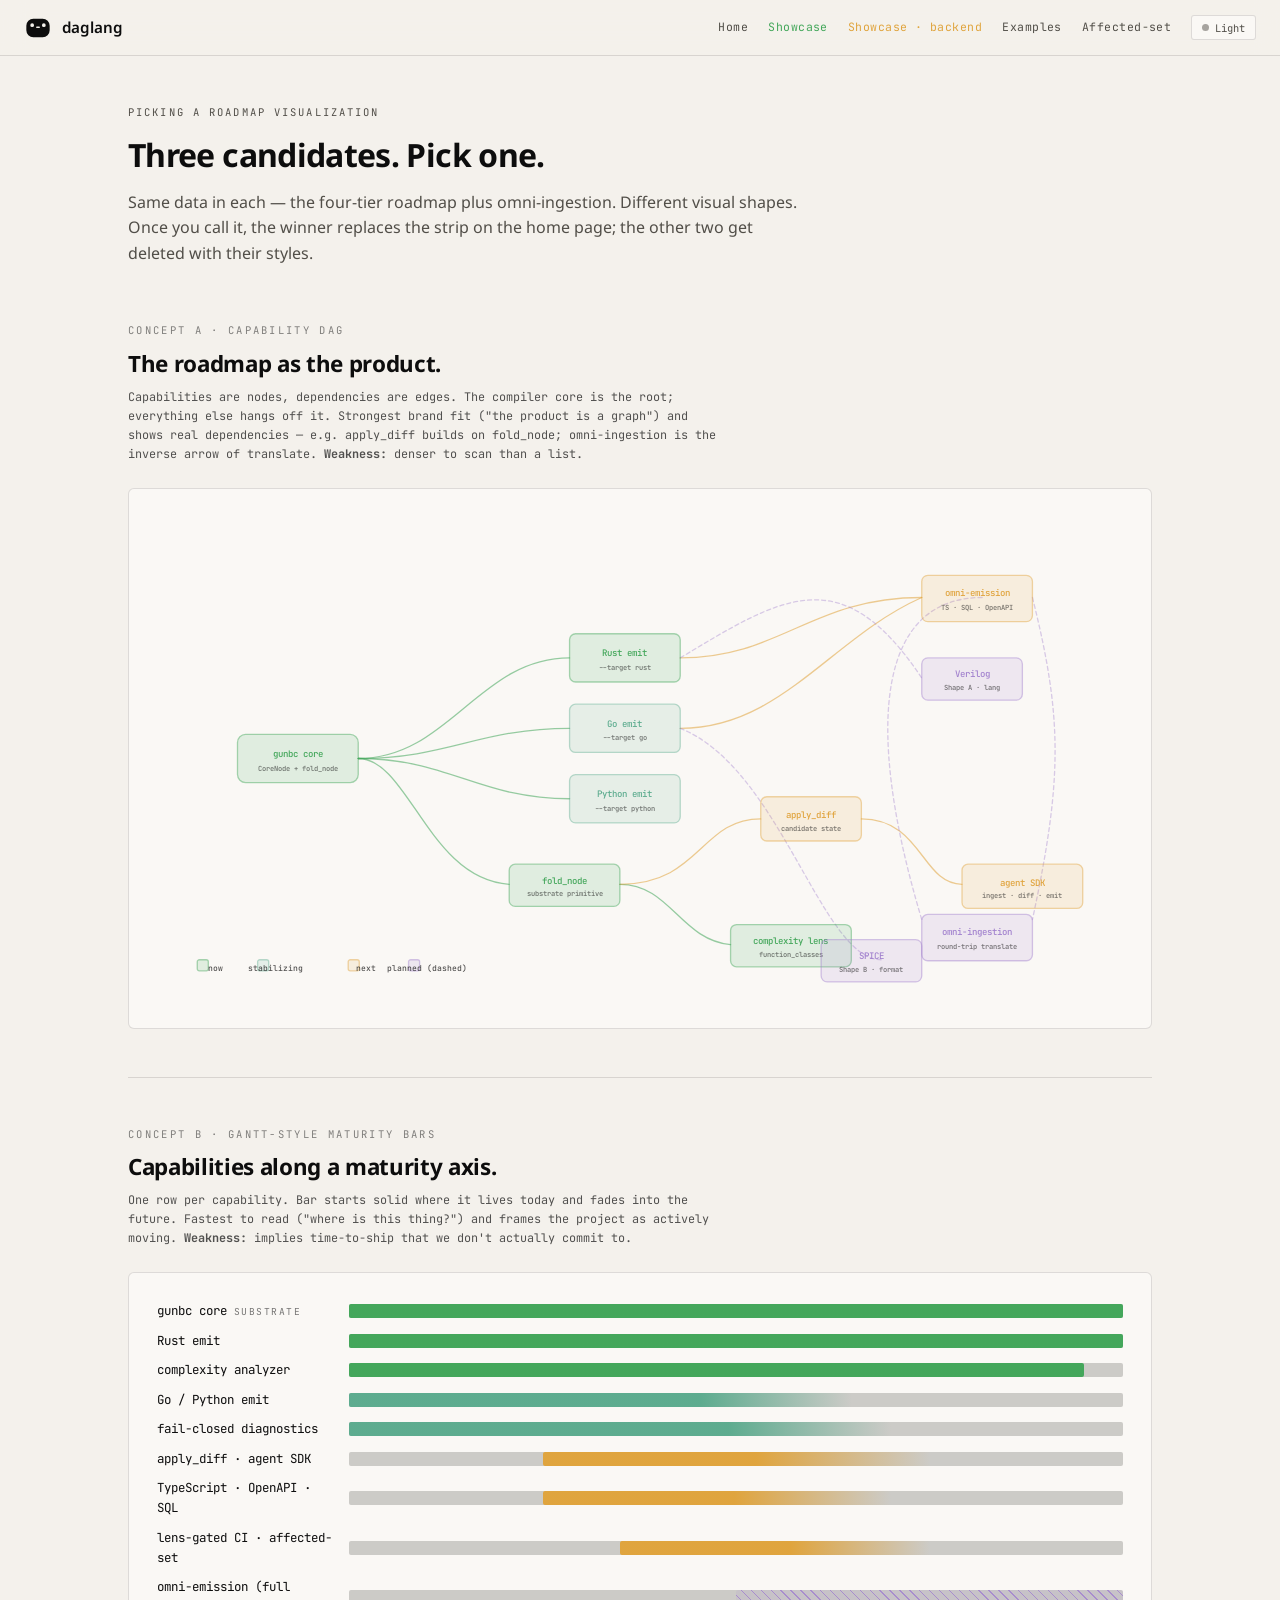
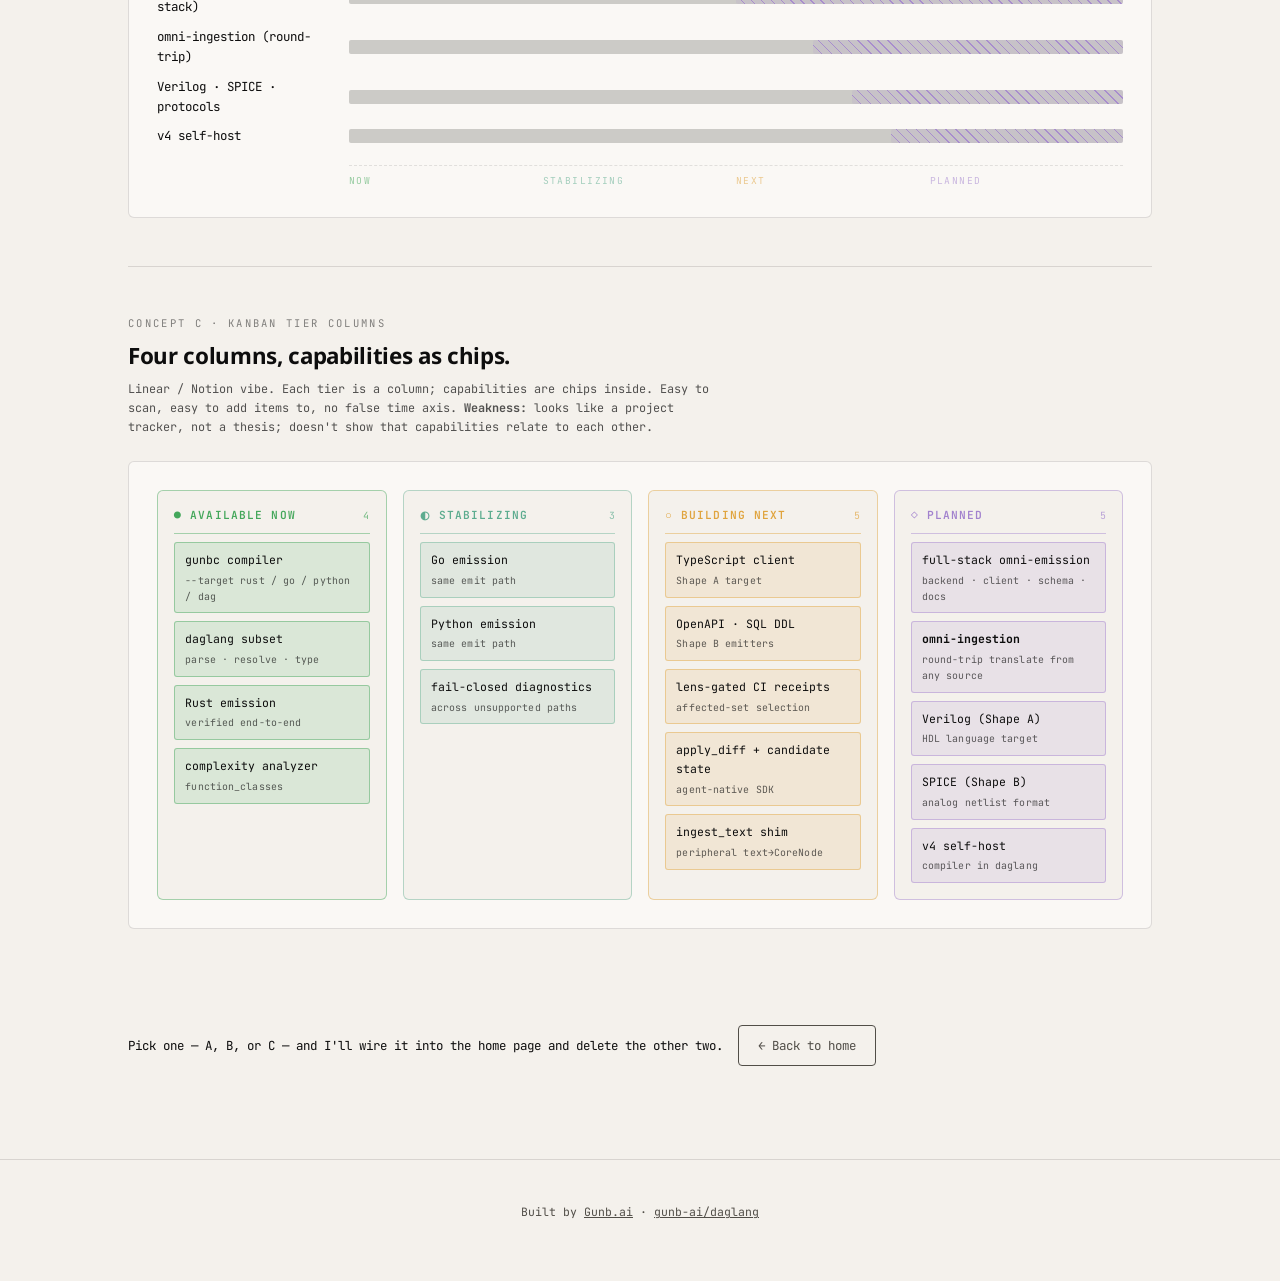
<file: roadmap-concepts.html>
<!DOCTYPE html>
<html lang="en" data-mode="dark">
<head>
  <meta charset="utf-8" />
  <meta name="viewport" content="width=device-width, initial-scale=1" />
  <title>daglang — roadmap visualization concepts</title>
  <meta name="description" content="Three candidate roadmap visualizations for the daglang home page. Pick one." />
  <link rel="preconnect" href="https://fonts.googleapis.com" />
  <link rel="preconnect" href="https://fonts.gstatic.com" crossorigin />
  <link href="https://fonts.googleapis.com/css2?family=JetBrains+Mono:wght@400;500&family=Noto+Sans:wght@400;500;600;700&display=swap" rel="stylesheet" />
  <link rel="icon" type="image/svg+xml" href="/assets/favicon.svg" />
  <link rel="icon" type="image/png" sizes="32x32" href="/assets/favicon-32.png" />
  <link rel="icon" type="image/png" sizes="16x16" href="/assets/favicon-16.png" />
  <link rel="apple-touch-icon" href="/assets/apple-touch-icon.png" />
  <link rel="manifest" href="/site.webmanifest" />
  <meta name="theme-color" content="#0c0d0c" media="(prefers-color-scheme: dark)" />
  <meta name="theme-color" content="#f4efe6" media="(prefers-color-scheme: light)" />
  <meta name="color-scheme" content="dark light" />
  <script>(function(){try{var s=localStorage.getItem("daglang-mode");var l=window.matchMedia&&window.matchMedia("(prefers-color-scheme: light)").matches;document.documentElement.setAttribute("data-mode",s||(l?"light":"dark"));}catch(e){}})();</script>
  <link rel="stylesheet" href="site.css" />
  <style>
    /* Page-local styles — kept here so we can throw the losing two away cleanly. */
    .concept-block { padding: 3rem 0; border-top: 1px solid; }
    [data-mode="dark"] .concept-block { border-color: var(--border-dark); }
    [data-mode="light"] .concept-block { border-color: var(--border-light); }
    .concept-block:first-of-type { border-top: 0; padding-top: 1.5rem; }
    .concept-label {
      font-family: var(--font-mono); font-size: 0.66rem; letter-spacing: 0.22em;
      text-transform: uppercase; opacity: 0.5; margin: 0 0 0.4rem;
    }
    .concept-title { font-size: 1.4rem; margin: 0 0 0.4rem; letter-spacing: -0.015em; }
    .concept-take { font-family: var(--font-mono); font-size: 0.74rem; opacity: 0.7; margin: 0 0 1.5rem; max-width: 50em; }
    .concept-frame {
      border: 1px solid; border-radius: 6px;
      padding: 1.75rem;
    }
    [data-mode="dark"] .concept-frame { border-color: var(--border-dark); background: var(--void-up); }
    [data-mode="light"] .concept-frame { border-color: var(--border-light); background: var(--warm-white-up); }

    /* ── Concept A: capability DAG ── */
    .dag-canvas { width: 100%; aspect-ratio: 16 / 8; display: block; }
    .dag-canvas .dag-edge {
      fill: none; stroke-width: 1.3; stroke-linecap: round;
      opacity: 0.55;
    }
    .dag-canvas .dag-edge.from-now    { stroke: var(--tier-now); }
    .dag-canvas .dag-edge.from-stable { stroke: var(--tier-stable); }
    .dag-canvas .dag-edge.from-next   { stroke: var(--tier-next); }
    .dag-canvas .dag-edge.from-vision { stroke: var(--tier-vision); opacity: 0.4; stroke-dasharray: 4 3; }
    .dag-canvas .dag-node {
      stroke-width: 1.3;
    }
    .dag-canvas .dag-node.n-now    { fill: var(--tier-now-soft);    stroke: var(--tier-now-line); }
    .dag-canvas .dag-node.n-stable { fill: var(--tier-stable-soft); stroke: var(--tier-stable-line); }
    .dag-canvas .dag-node.n-next   { fill: var(--tier-next-soft);   stroke: var(--tier-next-line); }
    .dag-canvas .dag-node.n-vision { fill: var(--tier-vision-soft); stroke: var(--tier-vision-line); }
    .dag-canvas text {
      font-family: var(--font-mono); font-size: 9px; font-weight: 500;
      text-anchor: middle; dominant-baseline: middle;
    }
    .dag-canvas text.l-now    { fill: var(--tier-now); }
    .dag-canvas text.l-stable { fill: var(--tier-stable); }
    .dag-canvas text.l-next   { fill: var(--tier-next); }
    .dag-canvas text.l-vision { fill: var(--tier-vision); }
    .dag-canvas text.l-sub { fill: currentColor; opacity: 0.55; font-size: 7px; }

    /* ── Concept B: gantt-style bars ── */
    .gantt { display: grid; grid-template-columns: 11rem 1fr; gap: 0.6rem 1rem; align-items: center; }
    .gantt-label { font-family: var(--font-mono); font-size: 0.78rem; }
    .gantt-track {
      position: relative; height: 14px; border-radius: 2px;
      background: var(--border-dark-strong);
    }
    [data-mode="light"] .gantt-track { background: var(--border-light-strong); }
    .gantt-bar {
      position: absolute; top: 0; bottom: 0; border-radius: 2px;
    }
    .gantt-bar.b-now    { background: linear-gradient(90deg, var(--tier-now)    0%, var(--tier-now)    100%); }
    .gantt-bar.b-stable { background: linear-gradient(90deg, var(--tier-stable) 0%, var(--tier-stable) 70%, transparent 100%); }
    .gantt-bar.b-next   { background: linear-gradient(90deg, var(--tier-next)   0%, var(--tier-next)   55%, transparent 100%); }
    .gantt-bar.b-vision {
      background: repeating-linear-gradient(
        45deg,
        var(--tier-vision-soft) 0 6px,
        var(--tier-vision) 6px 7px
      );
      opacity: 0.85;
    }
    .gantt-tier {
      font-family: var(--font-mono); font-size: 0.6rem;
      letter-spacing: 0.15em; text-transform: uppercase;
      opacity: 0.55;
    }
    .gantt-axis {
      grid-column: 2; display: grid;
      grid-template-columns: repeat(4, 1fr);
      font-family: var(--font-mono); font-size: 0.6rem;
      letter-spacing: 0.15em; text-transform: uppercase;
      opacity: 0.55; margin-top: 0.6rem;
      border-top: 1px dashed var(--border-dark-strong); padding-top: 0.45rem;
    }
    [data-mode="light"] .gantt-axis { border-top-color: var(--border-light-strong); }
    .gantt-axis span:nth-child(1) { color: var(--tier-now); opacity: 1; }
    .gantt-axis span:nth-child(2) { color: var(--tier-stable); opacity: 1; }
    .gantt-axis span:nth-child(3) { color: var(--tier-next); opacity: 1; }
    .gantt-axis span:nth-child(4) { color: var(--tier-vision); opacity: 1; }

    /* ── Concept C: kanban-style tier columns ── */
    .kanban { display: grid; grid-template-columns: repeat(4, minmax(0, 1fr)); gap: 1rem; }
    .kanban-col {
      border: 1px solid; border-radius: 6px; padding: 1rem; min-height: 16rem;
      display: flex; flex-direction: column; gap: 0.5rem;
    }
    [data-mode="dark"] .kanban-col { background: var(--void-up2); }
    [data-mode="light"] .kanban-col { background: var(--warm-white); }
    .kanban-col.k-now    { border-color: var(--tier-now-line); }
    .kanban-col.k-stable { border-color: var(--tier-stable-line); }
    .kanban-col.k-next   { border-color: var(--tier-next-line); }
    .kanban-col.k-vision { border-color: var(--tier-vision-line); }
    .kanban-head {
      display: flex; justify-content: space-between; align-items: baseline;
      font-family: var(--font-mono); font-size: 0.7rem; letter-spacing: 0.1em;
      text-transform: uppercase; font-weight: 600;
      padding-bottom: 0.5rem;
      border-bottom: 1px solid;
    }
    [data-mode="dark"] .kanban-head { border-bottom-color: var(--border-dark); }
    [data-mode="light"] .kanban-head { border-bottom-color: var(--border-light); }
    .kanban-col.k-now    .kanban-head { color: var(--tier-now); border-bottom-color: var(--tier-now-line); }
    .kanban-col.k-stable .kanban-head { color: var(--tier-stable); border-bottom-color: var(--tier-stable-line); }
    .kanban-col.k-next   .kanban-head { color: var(--tier-next); border-bottom-color: var(--tier-next-line); }
    .kanban-col.k-vision .kanban-head { color: var(--tier-vision); border-bottom-color: var(--tier-vision-line); }
    .kanban-count {
      font-size: 0.62rem; opacity: 0.7; font-weight: 400; letter-spacing: 0.05em;
    }
    .kanban-chip {
      padding: 0.5rem 0.65rem; border-radius: 3px;
      font-family: var(--font-mono); font-size: 0.72rem;
      border: 1px solid transparent;
    }
    [data-mode="dark"] .kanban-chip { background: var(--void-up); }
    [data-mode="light"] .kanban-chip { background: var(--warm-white-up); }
    .kanban-col.k-now    .kanban-chip { background: var(--tier-now-soft); border-color: var(--tier-now-line); }
    .kanban-col.k-stable .kanban-chip { background: var(--tier-stable-soft); border-color: var(--tier-stable-line); }
    .kanban-col.k-next   .kanban-chip { background: var(--tier-next-soft); border-color: var(--tier-next-line); }
    .kanban-col.k-vision .kanban-chip { background: var(--tier-vision-soft); border-color: var(--tier-vision-line); }
    .kanban-chip small { display: block; font-size: 0.62rem; opacity: 0.65; margin-top: 0.2rem; letter-spacing: 0.01em; }

    @media (max-width: 880px) {
      .kanban { grid-template-columns: 1fr 1fr; }
      .gantt { grid-template-columns: 1fr; }
      .gantt-track { grid-column: 1; }
      .gantt-axis { grid-column: 1; }
    }
    @media (max-width: 560px) {
      .kanban { grid-template-columns: 1fr; }
    }
  </style>
</head>
<body>
<a href="#main" class="skip-link">Skip to main content</a>

<svg xmlns="http://www.w3.org/2000/svg" style="position:absolute;width:0;height:0;overflow:hidden">
  <symbol id="stoic-idle" viewBox="0 0 120 120">
    <path fill-rule="evenodd" fill="currentColor" d="
      M40,20 H80 A30,30 0 0,1 110,50 V70 A30,30 0 0,1 80,100 H40 A30,30 0 0,1 10,70 V50 A30,30 0 0,1 40,20 Z
      M35,40 A8,8 0 0,1 35,56 A8,8 0 0,1 35,40 Z
      M85,40 A8,8 0 0,1 85,56 A8,8 0 0,1 85,40 Z
      M54,54 H66 A2,2 0 0,1 68,56 V58 A2,2 0 0,1 66,60 H54 A2,2 0 0,1 52,58 V56 A2,2 0 0,1 54,54 Z
    "/>
  </symbol>
</svg>

<nav class="nav">
  <a href="/" class="nav-left">
    <svg class="nav-logo" viewBox="0 0 120 120" aria-hidden="true" focusable="false"><use href="#stoic-idle"/></svg>
    <span class="wordmark">daglang</span>
  </a>
  <div class="nav-right">
    <div class="nav-links">
      <a href="/" class="nav-link">Home</a>
      <a href="showcase.html" class="nav-link" style="color:var(--tier-now)">Showcase</a>
      <a href="showcase-backend.html" class="nav-link" style="color:var(--tier-next)">Showcase · backend</a>
      <a href="examples.html" class="nav-link">Examples</a>
      <a href="affected-set.html" class="nav-link">Affected-set</a>
    </div>
    <button class="mode-toggle" id="mode-toggle" type="button" aria-label="Toggle light/dark mode">
      <span class="indicator"></span>
      <span id="mode-label-text">Dark</span>
    </button>
  </div>
</nav>

<main id="main" class="wrap" style="padding:3rem 0 5rem">
  <p class="section-eyebrow">Picking a roadmap visualization</p>
  <h1 style="font-size:2rem;margin:0 0 0.6rem;letter-spacing:-0.02em">Three candidates. Pick one.</h1>
  <p class="muted" style="max-width:42em;margin:0 0 2rem">
    Same data in each — the four-tier roadmap plus omni-ingestion. Different visual shapes. Once you call it,
    the winner replaces the strip on the home page; the other two get deleted with their styles.
  </p>

  <!-- ─────────────── Concept A — Capability DAG ─────────────── -->
  <section class="concept-block">
    <p class="concept-label">Concept A · capability DAG</p>
    <h2 class="concept-title">The roadmap as the product.</h2>
    <p class="concept-take">
      Capabilities are nodes, dependencies are edges. The compiler core is the root; everything else hangs off it.
      Strongest brand fit ("the product is a graph") and shows real dependencies — e.g. <code>apply_diff</code>
      builds on <code>fold_node</code>; omni-ingestion is the inverse arrow of translate.
      <strong>Weakness:</strong> denser to scan than a list.
    </p>
    <p id="concept-dag-desc" class="visually-hidden">
      Capability DAG concept: compiler core, emit targets, lenses, and planned ingestion nodes with dependency edges.
    </p>
    <div class="concept-frame">
      <svg class="dag-canvas" viewBox="0 0 960 480" aria-labelledby="concept-dag-title concept-dag-desc">
        <title id="concept-dag-title">Capability DAG</title>
        <!-- edges (drawn first, behind nodes) -->
        <g>
          <!-- core → emit targets (Rust now, Go/Py stabilizing) -->
          <path class="dag-edge from-now"    d="M200,240 C 290,240 320,140 410,140"/>
          <path class="dag-edge from-now"    d="M200,240 C 290,240 320,210 410,210"/>
          <path class="dag-edge from-now"    d="M200,240 C 290,240 320,280 410,280"/>
          <!-- core → fold_node → lenses -->
          <path class="dag-edge from-now"    d="M200,240 C 250,240 270,360 350,365"/>
          <path class="dag-edge from-now"    d="M460,365 C 510,365 520,420 570,425"/>
          <!-- fold_node → apply_diff (next) -->
          <path class="dag-edge from-next"   d="M460,365 C 540,365 540,300 600,300"/>
          <!-- apply_diff → agent SDK -->
          <path class="dag-edge from-next"   d="M700,300 C 760,300 760,365 800,365"/>
          <!-- emit → omni-emission -->
          <path class="dag-edge from-next"   d="M520,140 C 620,140 650,80 760,80"/>
          <path class="dag-edge from-next"   d="M520,210 C 620,210 670,120 760,80"/>
          <!-- omni-emission ↔ omni-ingestion (vision, dashed both ways) -->
          <path class="dag-edge from-vision" d="M870,80 C 900,200 900,260 870,400" />
          <path class="dag-edge from-vision" d="M820,80 C 720,80 700,200 760,400" />
          <!-- emit → HDL targets (vision) -->
          <path class="dag-edge from-vision" d="M520,140 C 620,80 680,40 760,160" />
          <path class="dag-edge from-vision" d="M520,210 C 620,250 660,440 720,440" />
        </g>

        <!-- nodes -->
        <!-- Core -->
        <g>
          <rect class="dag-node n-now" x="80" y="216" width="120" height="48" rx="8" />
          <text class="l-now" x="140" y="236">gunbc core</text>
          <text class="l-sub" x="140" y="250">CoreNode + fold_node</text>
        </g>

        <!-- Emit targets (Shape A) -->
        <g>
          <rect class="dag-node n-now"    x="410" y="116" width="110" height="48" rx="6" />
          <text class="l-now" x="465" y="136">Rust emit</text>
          <text class="l-sub" x="465" y="150">--target rust</text>

          <rect class="dag-node n-stable" x="410" y="186" width="110" height="48" rx="6" />
          <text class="l-stable" x="465" y="206">Go emit</text>
          <text class="l-sub" x="465" y="220">--target go</text>

          <rect class="dag-node n-stable" x="410" y="256" width="110" height="48" rx="6" />
          <text class="l-stable" x="465" y="276">Python emit</text>
          <text class="l-sub" x="465" y="290">--target python</text>
        </g>

        <!-- fold_node + lenses -->
        <g>
          <rect class="dag-node n-now" x="350" y="345" width="110" height="42" rx="6" />
          <text class="l-now" x="405" y="362">fold_node</text>
          <text class="l-sub" x="405" y="375">substrate primitive</text>

          <rect class="dag-node n-now" x="570" y="405" width="120" height="42" rx="6" />
          <text class="l-now" x="630" y="422">complexity lens</text>
          <text class="l-sub" x="630" y="435">function_classes</text>
        </g>

        <!-- apply_diff + agent SDK (next) -->
        <g>
          <rect class="dag-node n-next" x="600" y="278" width="100" height="44" rx="6" />
          <text class="l-next" x="650" y="297">apply_diff</text>
          <text class="l-sub" x="650" y="310">candidate state</text>

          <rect class="dag-node n-next" x="800" y="345" width="120" height="44" rx="6" />
          <text class="l-next" x="860" y="364">agent SDK</text>
          <text class="l-sub" x="860" y="377">ingest · diff · emit</text>
        </g>

        <!-- omni-emission (next) -->
        <g>
          <rect class="dag-node n-next" x="760" y="58" width="110" height="46" rx="6" />
          <text class="l-next" x="815" y="76">omni-emission</text>
          <text class="l-sub" x="815" y="90">TS · SQL · OpenAPI</text>
        </g>

        <!-- omni-ingestion (vision) -->
        <g>
          <rect class="dag-node n-vision" x="760" y="395" width="110" height="46" rx="6" />
          <text class="l-vision" x="815" y="413">omni-ingestion</text>
          <text class="l-sub" x="815" y="427">round-trip translate</text>
        </g>

        <!-- HDL targets (vision) -->
        <g>
          <rect class="dag-node n-vision" x="760" y="140" width="100" height="42" rx="6" />
          <text class="l-vision" x="810" y="157">Verilog</text>
          <text class="l-sub" x="810" y="170">Shape A · lang</text>

          <rect class="dag-node n-vision" x="660" y="420" width="100" height="42" rx="6" />
          <text class="l-vision" x="710" y="437">SPICE</text>
          <text class="l-sub" x="710" y="450">Shape B · format</text>
        </g>

        <!-- legend -->
        <g transform="translate(40, 440)">
          <rect class="dag-node n-now"    x="0"   y="0" width="11" height="11" rx="2" />
          <text x="18"  y="9" text-anchor="start" style="font-size:8px;opacity:0.7;fill:currentColor">now</text>
          <rect class="dag-node n-stable" x="60"  y="0" width="11" height="11" rx="2" />
          <text x="78"  y="9" text-anchor="start" style="font-size:8px;opacity:0.7;fill:currentColor">stabilizing</text>
          <rect class="dag-node n-next"   x="150" y="0" width="11" height="11" rx="2" />
          <text x="168" y="9" text-anchor="start" style="font-size:8px;opacity:0.7;fill:currentColor">next</text>
          <rect class="dag-node n-vision" x="210" y="0" width="11" height="11" rx="2" />
          <text x="228" y="9" text-anchor="start" style="font-size:8px;opacity:0.7;fill:currentColor">planned (dashed)</text>
        </g>
      </svg>
    </div>
  </section>

  <!-- ─────────────── Concept B — Gantt-style bars ─────────────── -->
  <section class="concept-block">
    <p class="concept-label">Concept B · gantt-style maturity bars</p>
    <h2 class="concept-title">Capabilities along a maturity axis.</h2>
    <p class="concept-take">
      One row per capability. Bar starts solid where it lives today and fades into the future. Fastest to read
      ("where is this thing?") and frames the project as actively moving. <strong>Weakness:</strong> implies
      time-to-ship that we don't actually commit to.
    </p>
    <div class="concept-frame">
      <div class="gantt">
        <span class="gantt-label">gunbc core <span class="gantt-tier">substrate</span></span>
        <div class="gantt-track"><div class="gantt-bar b-now" style="left:0;right:0"></div></div>

        <span class="gantt-label">Rust emit</span>
        <div class="gantt-track"><div class="gantt-bar b-now" style="left:0;right:0"></div></div>

        <span class="gantt-label">complexity analyzer</span>
        <div class="gantt-track"><div class="gantt-bar b-now" style="left:0;right:5%"></div></div>

        <span class="gantt-label">Go / Python emit</span>
        <div class="gantt-track"><div class="gantt-bar b-stable" style="left:0;right:35%"></div></div>

        <span class="gantt-label">fail-closed diagnostics</span>
        <div class="gantt-track"><div class="gantt-bar b-stable" style="left:0;right:30%"></div></div>

        <span class="gantt-label">apply_diff · agent SDK</span>
        <div class="gantt-track"><div class="gantt-bar b-next" style="left:25%;right:25%"></div></div>

        <span class="gantt-label">TypeScript · OpenAPI · SQL</span>
        <div class="gantt-track"><div class="gantt-bar b-next" style="left:25%;right:30%"></div></div>

        <span class="gantt-label">lens-gated CI · affected-set</span>
        <div class="gantt-track"><div class="gantt-bar b-next" style="left:35%;right:25%"></div></div>

        <span class="gantt-label">omni-emission (full stack)</span>
        <div class="gantt-track"><div class="gantt-bar b-vision" style="left:50%;right:0"></div></div>

        <span class="gantt-label">omni-ingestion (round-trip)</span>
        <div class="gantt-track"><div class="gantt-bar b-vision" style="left:60%;right:0"></div></div>

        <span class="gantt-label">Verilog · SPICE · protocols</span>
        <div class="gantt-track"><div class="gantt-bar b-vision" style="left:65%;right:0"></div></div>

        <span class="gantt-label">v4 self-host</span>
        <div class="gantt-track"><div class="gantt-bar b-vision" style="left:70%;right:0"></div></div>

        <span></span>
        <div class="gantt-axis"><span>now</span><span>stabilizing</span><span>next</span><span>planned</span></div>
      </div>
    </div>
  </section>

  <!-- ─────────────── Concept C — Kanban-style tier columns ─────────────── -->
  <section class="concept-block">
    <p class="concept-label">Concept C · kanban tier columns</p>
    <h2 class="concept-title">Four columns, capabilities as chips.</h2>
    <p class="concept-take">
      Linear / Notion vibe. Each tier is a column; capabilities are chips inside. Easy to scan, easy to add
      items to, no false time axis. <strong>Weakness:</strong> looks like a project tracker, not a thesis;
      doesn't show that capabilities relate to each other.
    </p>
    <div class="concept-frame">
      <div class="kanban">
        <div class="kanban-col k-now">
          <div class="kanban-head"><span>● Available now</span><span class="kanban-count">4</span></div>
          <div class="kanban-chip">gunbc compiler<small>--target rust / go / python / dag</small></div>
          <div class="kanban-chip">daglang subset<small>parse · resolve · type</small></div>
          <div class="kanban-chip">Rust emission<small>verified end-to-end</small></div>
          <div class="kanban-chip">complexity analyzer<small>function_classes</small></div>
        </div>
        <div class="kanban-col k-stable">
          <div class="kanban-head"><span>◐ Stabilizing</span><span class="kanban-count">3</span></div>
          <div class="kanban-chip">Go emission<small>same emit path</small></div>
          <div class="kanban-chip">Python emission<small>same emit path</small></div>
          <div class="kanban-chip">fail-closed diagnostics<small>across unsupported paths</small></div>
        </div>
        <div class="kanban-col k-next">
          <div class="kanban-head"><span>○ Building next</span><span class="kanban-count">5</span></div>
          <div class="kanban-chip">TypeScript client<small>Shape A target</small></div>
          <div class="kanban-chip">OpenAPI · SQL DDL<small>Shape B emitters</small></div>
          <div class="kanban-chip">lens-gated CI receipts<small>affected-set selection</small></div>
          <div class="kanban-chip"><code>apply_diff</code> + candidate state<small>agent-native SDK</small></div>
          <div class="kanban-chip">ingest_text shim<small>peripheral text→CoreNode</small></div>
        </div>
        <div class="kanban-col k-vision">
          <div class="kanban-head"><span>◇ Planned</span><span class="kanban-count">5</span></div>
          <div class="kanban-chip">full-stack omni-emission<small>backend · client · schema · docs</small></div>
          <div class="kanban-chip"><strong>omni-ingestion</strong><small>round-trip translate from any source</small></div>
          <div class="kanban-chip">Verilog (Shape A)<small>HDL language target</small></div>
          <div class="kanban-chip">SPICE (Shape B)<small>analog netlist format</small></div>
          <div class="kanban-chip">v4 self-host<small>compiler in daglang</small></div>
        </div>
      </div>
    </div>
  </section>

  <p style="margin-top:3rem;font-family:var(--font-mono);font-size:0.78rem">
    Pick one — A, B, or C — and I'll wire it into the home page and delete the other two.
    <a href="/" class="hero-cta-secondary" style="margin-left:0.5rem">← Back to home</a>
  </p>
</main>

<footer class="footer">
  <p>Built by <a href="https://gunb.ai">Gunb.ai</a> · <a href="https://github.com/gunb-ai/daglang">gunb-ai/daglang</a></p>
</footer>

<script src="site.js"></script>
</body>
</html>
</file>
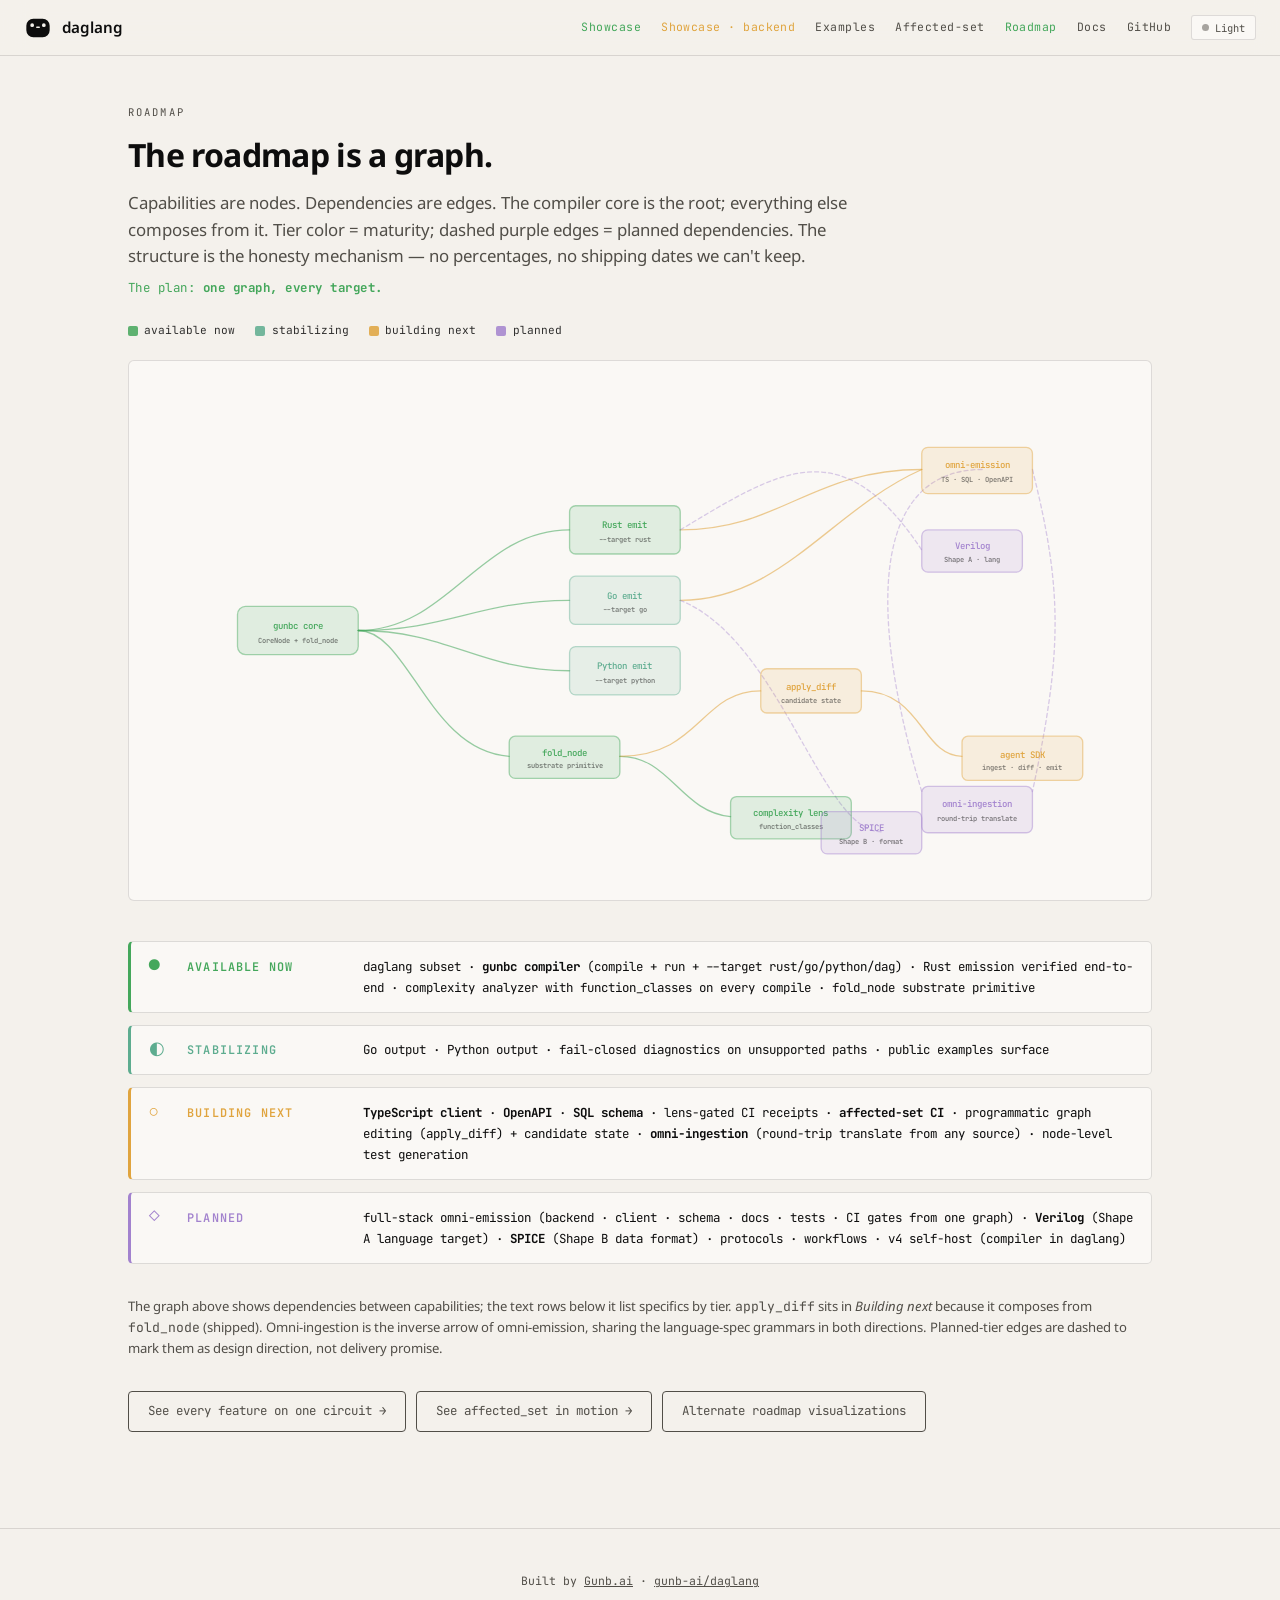
<file: roadmap.html>
<!DOCTYPE html>
<html lang="en" data-mode="dark">
<head>
  <meta charset="utf-8" />
  <meta name="viewport" content="width=device-width, initial-scale=1" />
  <title>daglang · roadmap</title>
  <meta name="description" content="daglang capability roadmap as a graph. Compiler core, structural lenses, emit targets, programmatic apply_diff, omni-emission, omni-ingestion, and beyond-code targets, with dependencies between them." />
  <link rel="preconnect" href="https://fonts.googleapis.com" />
  <link rel="preconnect" href="https://fonts.gstatic.com" crossorigin />
  <link href="https://fonts.googleapis.com/css2?family=JetBrains+Mono:wght@400;500&family=Noto+Sans:wght@400;500;600;700&display=swap" rel="stylesheet" />
  <link rel="icon" type="image/svg+xml" href="/assets/favicon.svg" />
  <link rel="icon" type="image/png" sizes="32x32" href="/assets/favicon-32.png" />
  <link rel="icon" type="image/png" sizes="16x16" href="/assets/favicon-16.png" />
  <link rel="apple-touch-icon" href="/assets/apple-touch-icon.png" />
  <link rel="manifest" href="/site.webmanifest" />
  <meta name="theme-color" content="#0c0d0c" media="(prefers-color-scheme: dark)" />
  <meta name="theme-color" content="#f4efe6" media="(prefers-color-scheme: light)" />
  <meta name="color-scheme" content="dark light" />
  <script>(function(){try{var s=localStorage.getItem("daglang-mode");var l=window.matchMedia&&window.matchMedia("(prefers-color-scheme: light)").matches;document.documentElement.setAttribute("data-mode",s||(l?"light":"dark"));}catch(e){}})();</script>
  <link rel="stylesheet" href="site.css" />
  <style>
    /* ─── Capability DAG visual ─── */
    .rd-frame {
      border: 1px solid; border-radius: 6px; padding: 1.75rem;
      margin: 0 0 2.5rem;
    }
    [data-mode="dark"] .rd-frame { border-color: var(--border-dark); background: var(--void-up); }
    [data-mode="light"] .rd-frame { border-color: var(--border-light); background: var(--warm-white-up); }
    .rd-dag { width: 100%; aspect-ratio: 16 / 8; display: block; }
    .rd-dag .dag-edge {
      fill: none; stroke-width: 1.3; stroke-linecap: round;
      opacity: 0.55;
    }
    .rd-dag .dag-edge.from-now    { stroke: var(--tier-now); }
    .rd-dag .dag-edge.from-stable { stroke: var(--tier-stable); }
    .rd-dag .dag-edge.from-next   { stroke: var(--tier-next); }
    .rd-dag .dag-edge.from-vision { stroke: var(--tier-vision); opacity: 0.4; stroke-dasharray: 4 3; }
    .rd-dag .dag-node { stroke-width: 1.3; }
    .rd-dag .dag-node.n-now    { fill: var(--tier-now-soft);    stroke: var(--tier-now-line); }
    .rd-dag .dag-node.n-stable { fill: var(--tier-stable-soft); stroke: var(--tier-stable-line); }
    .rd-dag .dag-node.n-next   { fill: var(--tier-next-soft);   stroke: var(--tier-next-line); }
    .rd-dag .dag-node.n-vision { fill: var(--tier-vision-soft); stroke: var(--tier-vision-line); }
    .rd-dag text {
      font-family: var(--font-mono); font-size: 9px; font-weight: 500;
      text-anchor: middle; dominant-baseline: middle;
    }
    .rd-dag text.l-now    { fill: var(--tier-now); }
    .rd-dag text.l-stable { fill: var(--tier-stable); }
    .rd-dag text.l-next   { fill: var(--tier-next); }
    .rd-dag text.l-vision { fill: var(--tier-vision); }
    .rd-dag text.l-sub { fill: currentColor; opacity: 0.55; font-size: 7px; }

    /* ─── Tier strip with full descriptions ─── */
    .rd-tiers {
      display: grid; gap: 0.75rem;
      margin-bottom: 2rem;
    }
    .rd-tier-row {
      display: grid; grid-template-columns: 1.4rem 10rem 1fr;
      gap: 1rem; align-items: baseline;
      padding: 0.85rem 1.1rem;
      border: 1px solid; border-radius: 5px;
    }
    [data-mode="dark"] .rd-tier-row { background: var(--void-up); border-color: var(--border-dark); }
    [data-mode="light"] .rd-tier-row { background: var(--warm-white-up); border-color: var(--border-light); }
    .rd-tier-row.t-now    { border-left: 3px solid var(--tier-now); }
    .rd-tier-row.t-stable { border-left: 3px solid var(--tier-stable); }
    .rd-tier-row.t-next   { border-left: 3px solid var(--tier-next); }
    .rd-tier-row.t-vision { border-left: 3px solid var(--tier-vision); }
    .rd-tier-marker { font-family: var(--font-mono); font-size: 1.1rem; line-height: 1; }
    .rd-tier-name {
      font-family: var(--font-mono); font-size: 0.74rem; letter-spacing: 0.1em;
      text-transform: uppercase; font-weight: 600;
    }
    .rd-tier-row.t-now    .rd-tier-marker, .rd-tier-row.t-now    .rd-tier-name { color: var(--tier-now); }
    .rd-tier-row.t-stable .rd-tier-marker, .rd-tier-row.t-stable .rd-tier-name { color: var(--tier-stable); }
    .rd-tier-row.t-next   .rd-tier-marker, .rd-tier-row.t-next   .rd-tier-name { color: var(--tier-next); }
    .rd-tier-row.t-vision .rd-tier-marker, .rd-tier-row.t-vision .rd-tier-name { color: var(--tier-vision); }
    .rd-tier-items {
      font-family: var(--font-mono); font-size: 0.78rem; line-height: 1.7;
    }
    .rd-tier-items strong { color: currentColor; }

    .rd-legend {
      display: flex; flex-wrap: wrap; gap: 1.25rem; margin: 0 0 1.25rem;
      font-family: var(--font-mono); font-size: 0.7rem;
    }
    .rd-legend span { display: inline-flex; align-items: center; gap: 0.4rem; opacity: 0.85; }
    .rd-legend i {
      width: 10px; height: 10px; border-radius: 2px; display: inline-block;
    }
    .rd-legend .lg-now    { background: var(--tier-now); }
    .rd-legend .lg-stable { background: var(--tier-stable); }
    .rd-legend .lg-next   { background: var(--tier-next); }
    .rd-legend .lg-vision { background: var(--tier-vision); }

    @media (max-width: 720px) {
      .rd-tier-row { grid-template-columns: 1.4rem 1fr; }
      .rd-tier-name { grid-column: 2; }
      .rd-tier-items { grid-column: 2; }
    }
  </style>
</head>
<body>
<a href="#main" class="skip-link">Skip to main content</a>

<svg xmlns="http://www.w3.org/2000/svg" style="position:absolute;width:0;height:0;overflow:hidden">
  <symbol id="stoic-idle" viewBox="0 0 120 120">
    <path fill-rule="evenodd" fill="currentColor" d="
      M40,20 H80 A30,30 0 0,1 110,50 V70 A30,30 0 0,1 80,100 H40 A30,30 0 0,1 10,70 V50 A30,30 0 0,1 40,20 Z
      M35,40 A8,8 0 0,1 35,56 A8,8 0 0,1 35,40 Z
      M85,40 A8,8 0 0,1 85,56 A8,8 0 0,1 85,40 Z
      M54,54 H66 A2,2 0 0,1 68,56 V58 A2,2 0 0,1 66,60 H54 A2,2 0 0,1 52,58 V56 A2,2 0 0,1 54,54 Z
    "/>
  </symbol>
</svg>

<nav class="nav">
  <a href="/" class="nav-left">
    <svg class="nav-logo" viewBox="0 0 120 120" aria-hidden="true" focusable="false"><use href="#stoic-idle"/></svg>
    <span class="wordmark">daglang</span>
  </a>
  <div class="nav-right">
    <div class="nav-links">
      <a href="showcase.html" class="nav-link" style="color:var(--tier-now)">Showcase</a>
      <a href="showcase-backend.html" class="nav-link" style="color:var(--tier-next)">Showcase · backend</a>
      <a href="examples.html" class="nav-link">Examples</a>
      <a href="affected-set.html" class="nav-link">Affected-set</a>
      <a href="roadmap.html" class="nav-link active" aria-current="page">Roadmap</a>
      <a href="https://github.com/gunb-ai/daglang/blob/main/THESIS.md" class="nav-link">Docs</a>
      <a href="https://github.com/gunb-ai/daglang" class="nav-link">GitHub</a>
    </div>
    <button class="mode-toggle" id="mode-toggle" type="button" aria-label="Toggle light/dark mode">
      <span class="indicator"></span>
      <span id="mode-label-text">Dark</span>
    </button>
  </div>
</nav>

<main id="main" class="wrap" style="padding:3rem 0 5rem">
  <p class="section-eyebrow">Roadmap</p>
  <h1 style="font-size:2rem;margin:0 0 0.6rem;letter-spacing:-0.02em">The roadmap is a graph.</h1>
  <p class="muted" style="max-width:46em;margin:0 0 0.5rem;font-size:1.05rem">
    Capabilities are nodes. Dependencies are edges. The compiler core is the root; everything else
    composes from it. Tier color = maturity; dashed purple edges = planned dependencies. The structure
    is the honesty mechanism — no percentages, no shipping dates we can't keep.
  </p>
  <p style="font-family:var(--font-mono);font-size:0.78rem;letter-spacing:0.04em;margin:0 0 1.5rem;color:var(--tier-now)">
    The plan: <strong>one graph, every target.</strong>
  </p>

  <div class="rd-legend">
    <span><i class="lg-now"></i> available now</span>
    <span><i class="lg-stable"></i> stabilizing</span>
    <span><i class="lg-next"></i> building next</span>
    <span><i class="lg-vision"></i> planned</span>
  </div>

  <!-- ── Capability DAG ── -->
  <p id="rd-dag-desc" class="visually-hidden">
    Capability DAG: gunbc compiler core at the center, emit targets (Rust, Go, Python), structural lenses
    (fold_node, apply_diff), omni-emission, and planned agent SDK nodes connected by dependency edges.
  </p>
  <div class="rd-frame">
    <svg class="rd-dag" viewBox="0 0 960 480" aria-labelledby="rd-dag-title rd-dag-desc">
      <title id="rd-dag-title">daglang capability DAG</title>
      <!-- edges first, behind nodes -->
      <g>
        <!-- core → emit targets -->
        <path class="dag-edge from-now"    d="M200,240 C 290,240 320,140 410,140"/>
        <path class="dag-edge from-now"    d="M200,240 C 290,240 320,210 410,210"/>
        <path class="dag-edge from-now"    d="M200,240 C 290,240 320,280 410,280"/>
        <!-- core → fold_node → lens -->
        <path class="dag-edge from-now"    d="M200,240 C 250,240 270,360 350,365"/>
        <path class="dag-edge from-now"    d="M460,365 C 510,365 520,420 570,425"/>
        <!-- fold_node → apply_diff -->
        <path class="dag-edge from-next"   d="M460,365 C 540,365 540,300 600,300"/>
        <!-- apply_diff → agent SDK -->
        <path class="dag-edge from-next"   d="M700,300 C 760,300 760,365 800,365"/>
        <!-- emit → omni-emission -->
        <path class="dag-edge from-next"   d="M520,140 C 620,140 650,80 760,80"/>
        <path class="dag-edge from-next"   d="M520,210 C 620,210 670,120 760,80"/>
        <!-- omni-emission ↔ omni-ingestion (vision dashed both ways) -->
        <path class="dag-edge from-vision" d="M870,80 C 900,200 900,260 870,400" />
        <path class="dag-edge from-vision" d="M820,80 C 720,80 700,200 760,400" />
        <!-- emit → HDL/SPICE (vision) -->
        <path class="dag-edge from-vision" d="M520,140 C 620,80 680,40 760,160" />
        <path class="dag-edge from-vision" d="M520,210 C 620,250 660,440 720,440" />
      </g>

      <!-- nodes -->
      <g>
        <rect class="dag-node n-now" x="80" y="216" width="120" height="48" rx="8" />
        <text class="l-now" x="140" y="236">gunbc core</text>
        <text class="l-sub" x="140" y="250">CoreNode + fold_node</text>
      </g>

      <g>
        <rect class="dag-node n-now"    x="410" y="116" width="110" height="48" rx="6" />
        <text class="l-now" x="465" y="136">Rust emit</text>
        <text class="l-sub" x="465" y="150">--target rust</text>

        <rect class="dag-node n-stable" x="410" y="186" width="110" height="48" rx="6" />
        <text class="l-stable" x="465" y="206">Go emit</text>
        <text class="l-sub" x="465" y="220">--target go</text>

        <rect class="dag-node n-stable" x="410" y="256" width="110" height="48" rx="6" />
        <text class="l-stable" x="465" y="276">Python emit</text>
        <text class="l-sub" x="465" y="290">--target python</text>
      </g>

      <g>
        <rect class="dag-node n-now" x="350" y="345" width="110" height="42" rx="6" />
        <text class="l-now" x="405" y="362">fold_node</text>
        <text class="l-sub" x="405" y="375">substrate primitive</text>

        <rect class="dag-node n-now" x="570" y="405" width="120" height="42" rx="6" />
        <text class="l-now" x="630" y="422">complexity lens</text>
        <text class="l-sub" x="630" y="435">function_classes</text>
      </g>

      <g>
        <rect class="dag-node n-next" x="600" y="278" width="100" height="44" rx="6" />
        <text class="l-next" x="650" y="297">apply_diff</text>
        <text class="l-sub" x="650" y="310">candidate state</text>

        <rect class="dag-node n-next" x="800" y="345" width="120" height="44" rx="6" />
        <text class="l-next" x="860" y="364">agent SDK</text>
        <text class="l-sub" x="860" y="377">ingest · diff · emit</text>
      </g>

      <g>
        <rect class="dag-node n-next" x="760" y="58" width="110" height="46" rx="6" />
        <text class="l-next" x="815" y="76">omni-emission</text>
        <text class="l-sub" x="815" y="90">TS · SQL · OpenAPI</text>
      </g>

      <g>
        <rect class="dag-node n-vision" x="760" y="395" width="110" height="46" rx="6" />
        <text class="l-vision" x="815" y="413">omni-ingestion</text>
        <text class="l-sub" x="815" y="427">round-trip translate</text>
      </g>

      <g>
        <rect class="dag-node n-vision" x="760" y="140" width="100" height="42" rx="6" />
        <text class="l-vision" x="810" y="157">Verilog</text>
        <text class="l-sub" x="810" y="170">Shape A · lang</text>

        <rect class="dag-node n-vision" x="660" y="420" width="100" height="42" rx="6" />
        <text class="l-vision" x="710" y="437">SPICE</text>
        <text class="l-sub" x="710" y="450">Shape B · format</text>
      </g>
    </svg>
  </div>

  <!-- ── Text tier rows ── -->
  <div class="rd-tiers">
    <div class="rd-tier-row t-now">
      <span class="rd-tier-marker">●</span>
      <span class="rd-tier-name">Available now</span>
      <span class="rd-tier-items">
        daglang subset · <strong>gunbc compiler</strong> (compile + run + <code>--target rust/go/python/dag</code>) ·
        Rust emission verified end-to-end · complexity analyzer with <code>function_classes</code> on every
        compile · <code>fold_node</code> substrate primitive
      </span>
    </div>
    <div class="rd-tier-row t-stable">
      <span class="rd-tier-marker">◐</span>
      <span class="rd-tier-name">Stabilizing</span>
      <span class="rd-tier-items">
        Go output · Python output · fail-closed diagnostics on unsupported paths · public examples surface
      </span>
    </div>
    <div class="rd-tier-row t-next">
      <span class="rd-tier-marker">○</span>
      <span class="rd-tier-name">Building next</span>
      <span class="rd-tier-items">
        <strong>TypeScript client</strong> · <strong>OpenAPI</strong> · <strong>SQL schema</strong> ·
        lens-gated CI receipts · <strong>affected-set CI</strong> · programmatic graph editing (<code>apply_diff</code>) +
        candidate state · <strong>omni-ingestion</strong> (round-trip translate from any source) ·
        node-level test generation
      </span>
    </div>
    <div class="rd-tier-row t-vision">
      <span class="rd-tier-marker">◇</span>
      <span class="rd-tier-name">Planned</span>
      <span class="rd-tier-items">
        full-stack omni-emission (backend · client · schema · docs · tests · CI gates from one graph) ·
        <strong>Verilog</strong> (Shape A language target) · <strong>SPICE</strong> (Shape B data format) ·
        protocols · workflows · v4 self-host (compiler in daglang)
      </span>
    </div>
  </div>

  <p class="muted" style="font-size:0.82rem;margin:0 0 1.5rem">
    The graph above shows dependencies between capabilities; the text rows below it list specifics by tier.
    <code>apply_diff</code> sits in <em>Building next</em> because it composes from <code>fold_node</code>
    (shipped). Omni-ingestion is the inverse arrow of omni-emission, sharing the language-spec grammars in
    both directions. Planned-tier edges are dashed to mark them as design direction, not delivery promise.
  </p>

  <p style="display:flex;gap:0.6rem;flex-wrap:wrap;margin-top:2rem">
    <a href="showcase.html" class="hero-cta-secondary">See every feature on one circuit →</a>
    <a href="affected-set.html" class="hero-cta-secondary">See <code>affected_set</code> in motion →</a>
    <a href="roadmap-concepts.html" class="hero-cta-secondary">Alternate roadmap visualizations</a>
  </p>
</main>

<footer class="footer">
  <p>Built by <a href="https://gunb.ai">Gunb.ai</a> · <a href="https://github.com/gunb-ai/daglang">gunb-ai/daglang</a></p>
</footer>

<script src="site.js"></script>
</body>
</html>
</file>
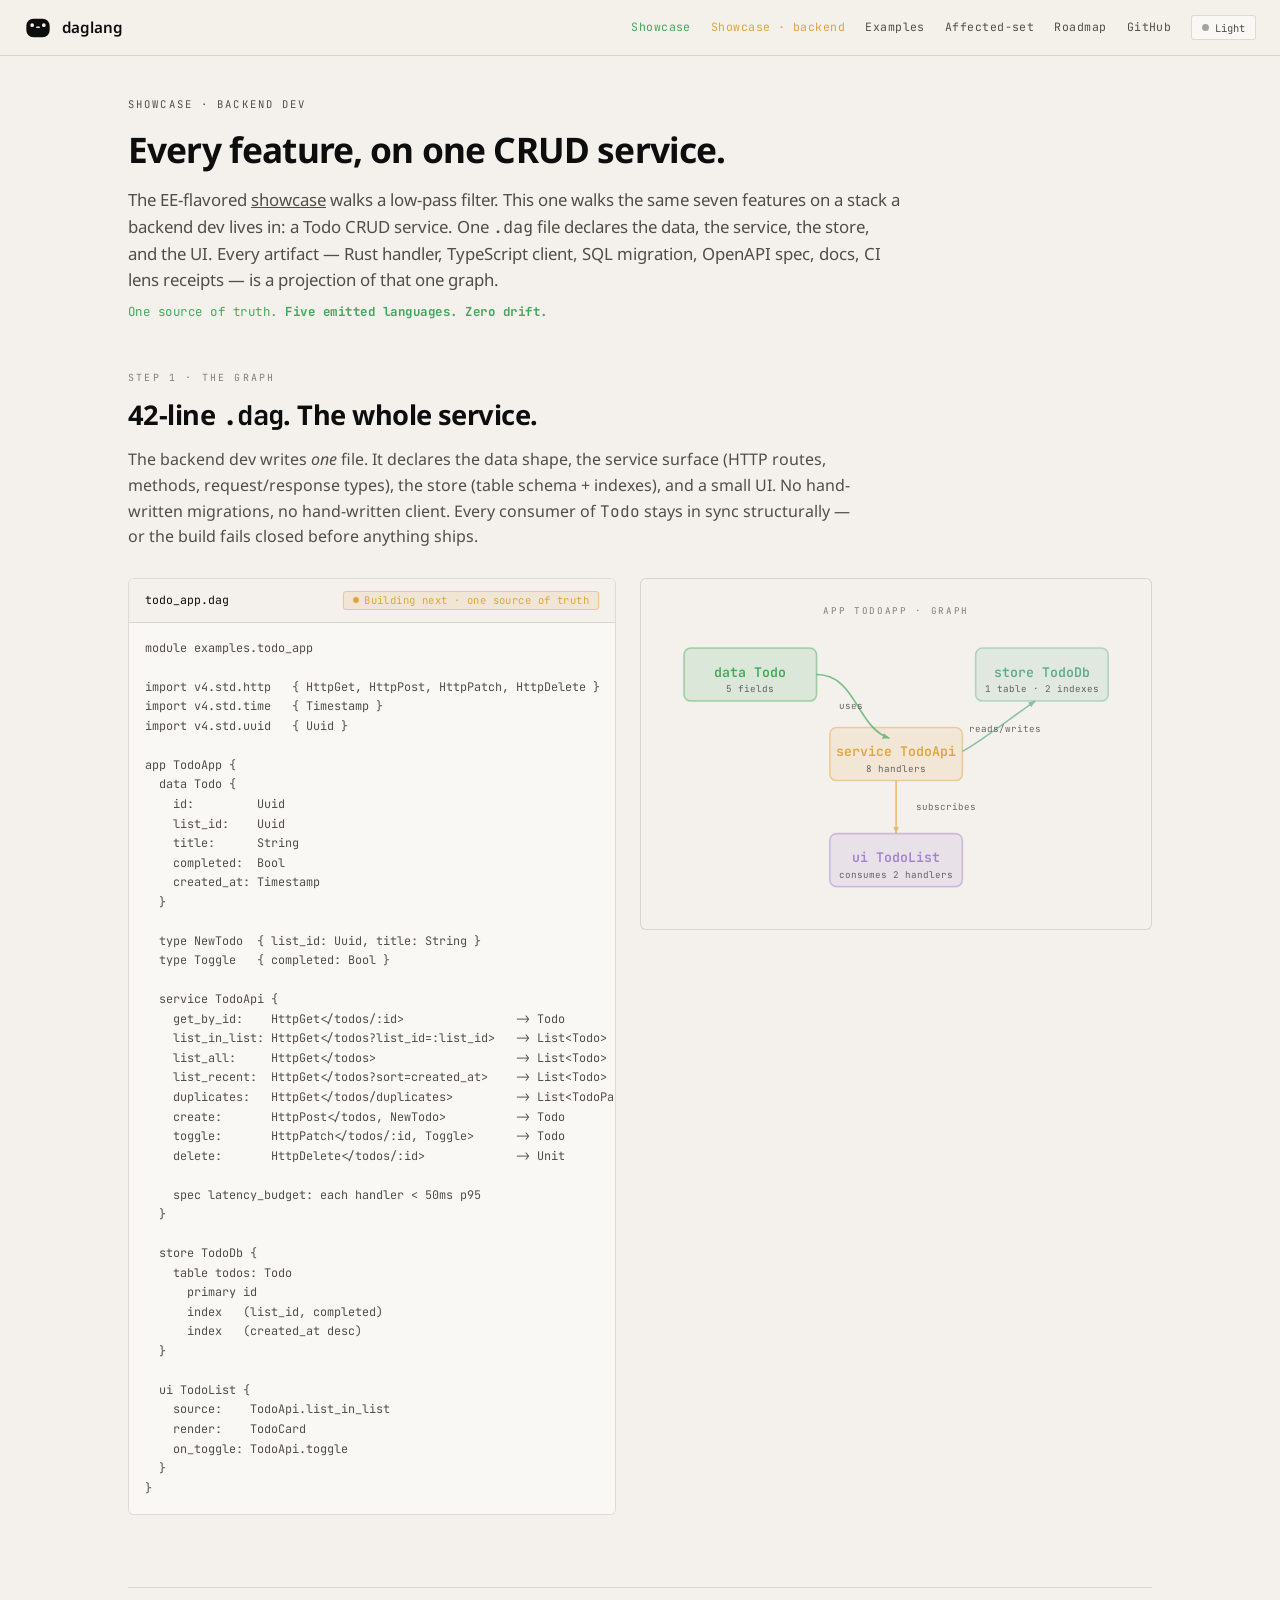
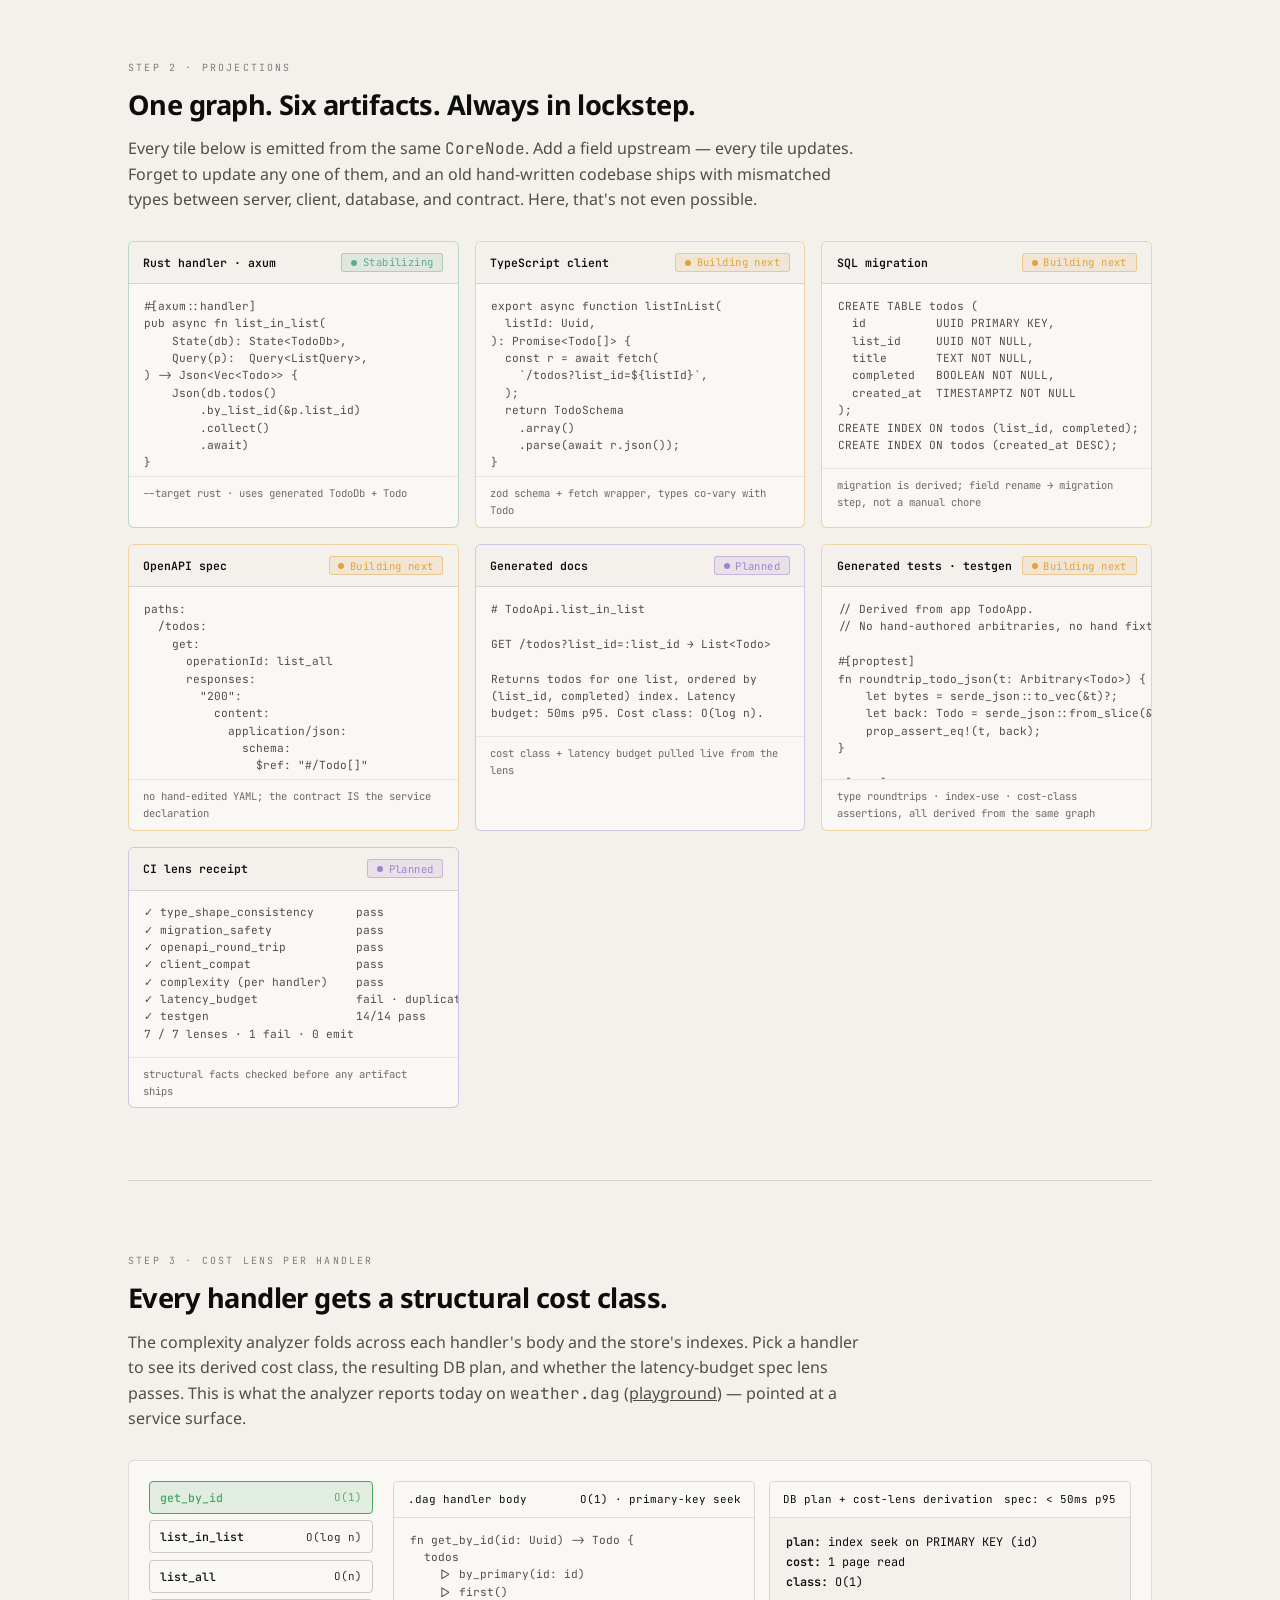
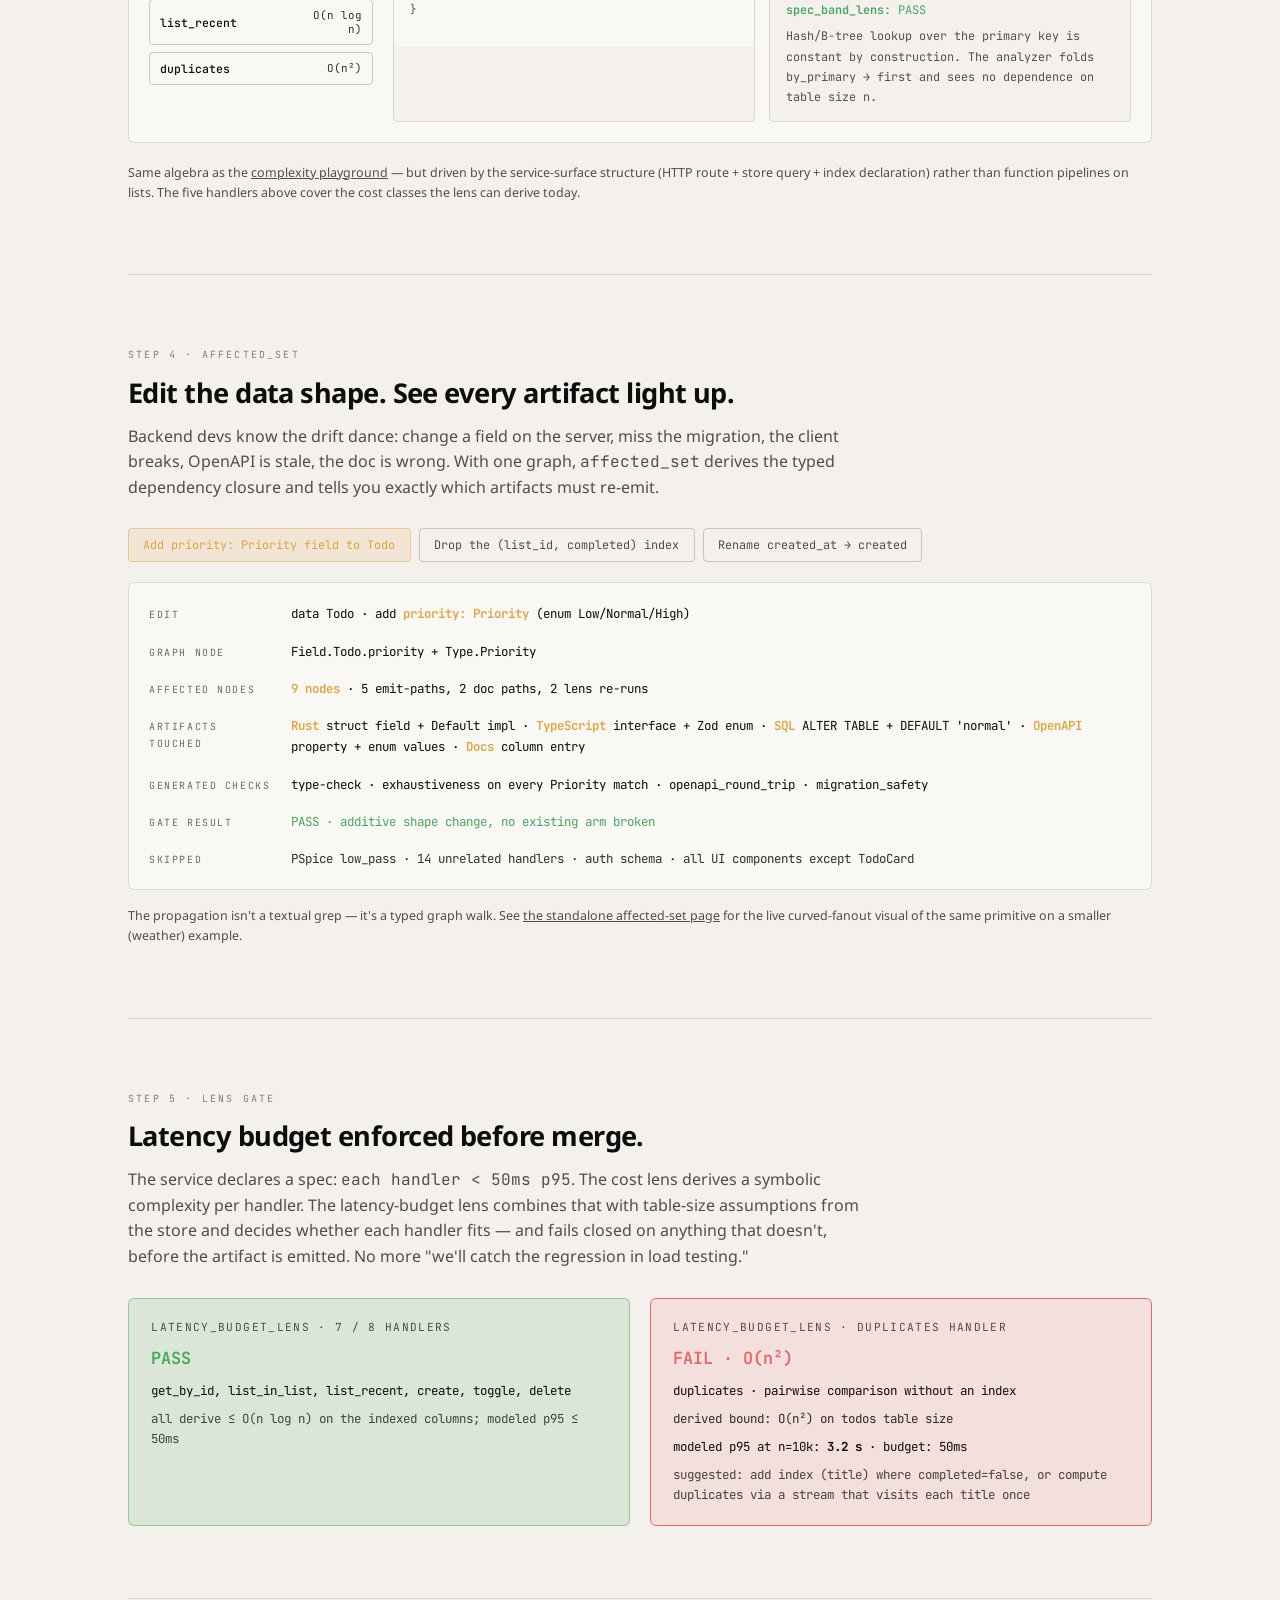
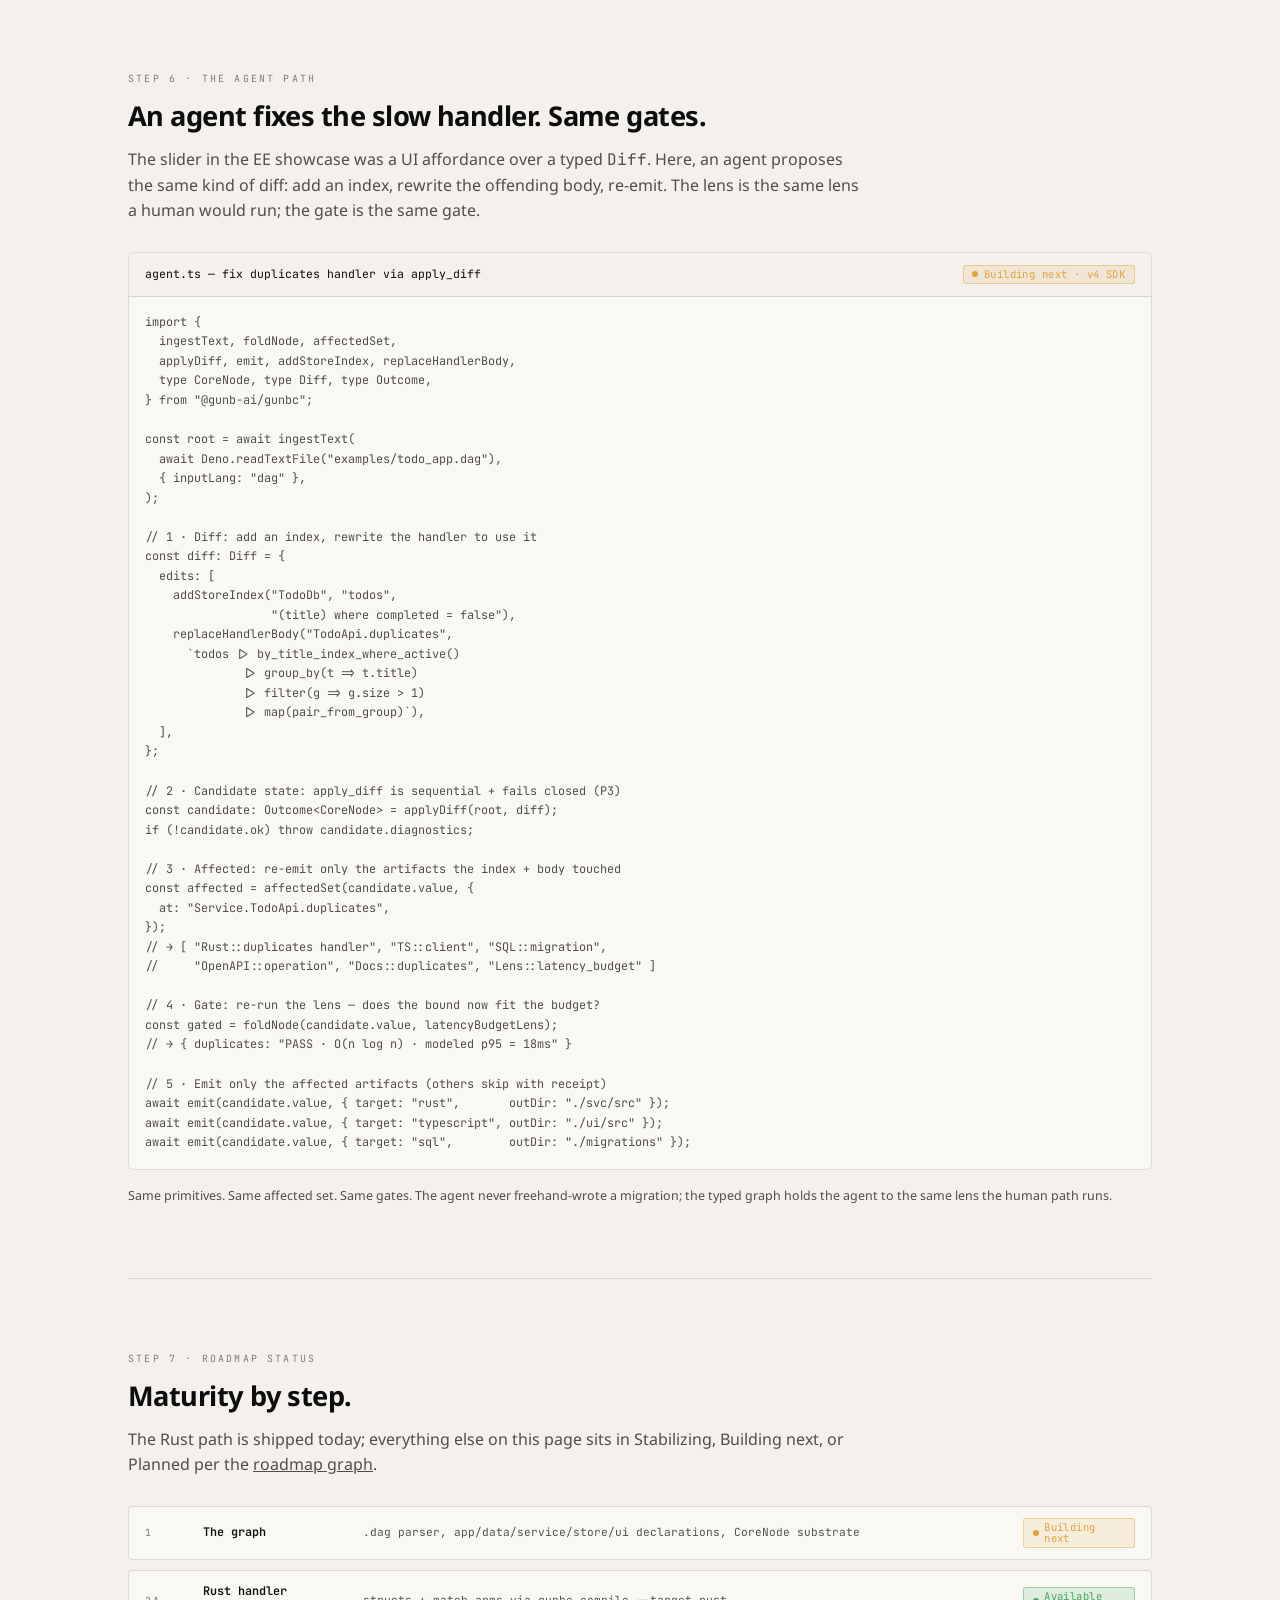
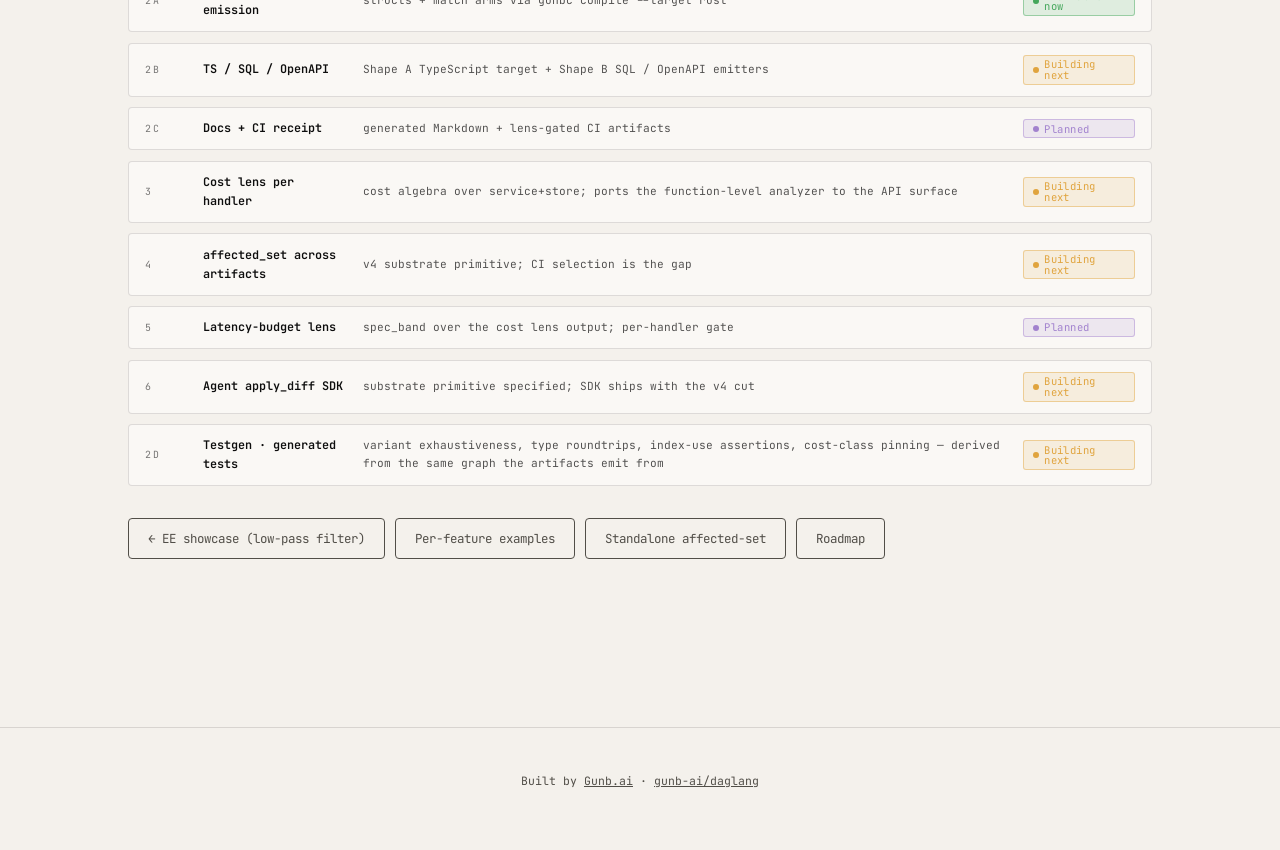
<file: showcase-backend.html>
<!DOCTYPE html>
<html lang="en" data-mode="dark">
<head>
  <meta charset="utf-8" />
  <meta name="viewport" content="width=device-width, initial-scale=1" />
  <title>daglang · backend showcase — every feature on one CRUD service</title>
  <meta name="description" content="Walk every daglang feature on one backend protagonist — a Todo CRUD service. One .dag emits Rust handlers, TypeScript client, SQL migration, OpenAPI spec, docs, and CI lens receipts in lockstep. Handler picker shows the cost lens deriving O(1) through O(n²) across the API surface." />
  <link rel="preconnect" href="https://fonts.googleapis.com" />
  <link rel="preconnect" href="https://fonts.gstatic.com" crossorigin />
  <link href="https://fonts.googleapis.com/css2?family=JetBrains+Mono:wght@400;500&family=Noto+Sans:wght@400;500;600;700&display=swap" rel="stylesheet" />
  <link rel="icon" type="image/svg+xml" href="/assets/favicon.svg" />
  <link rel="icon" type="image/png" sizes="32x32" href="/assets/favicon-32.png" />
  <link rel="icon" type="image/png" sizes="16x16" href="/assets/favicon-16.png" />
  <link rel="apple-touch-icon" href="/assets/apple-touch-icon.png" />
  <link rel="manifest" href="/site.webmanifest" />
  <meta name="theme-color" content="#0c0d0c" media="(prefers-color-scheme: dark)" />
  <meta name="theme-color" content="#f4efe6" media="(prefers-color-scheme: light)" />
  <meta name="color-scheme" content="dark light" />
  <script>(function(){try{var s=localStorage.getItem("daglang-mode");var l=window.matchMedia&&window.matchMedia("(prefers-color-scheme: light)").matches;document.documentElement.setAttribute("data-mode",s||(l?"light":"dark"));}catch(e){}})();</script>
  <link rel="stylesheet" href="site.css" />
  <style>
    /* ─── Step containers (shared shape with EE showcase) ─── */
    .sb-step { padding: 4.5rem 0; border-top: 1px solid; }
    [data-mode="dark"] .sb-step { border-top-color: var(--border-dark); }
    [data-mode="light"] .sb-step { border-top-color: var(--border-light); }
    .sb-step:first-of-type { border-top: 0; padding-top: 3rem; }
    .sb-step-num {
      font-family: var(--font-mono); font-size: 0.62rem; letter-spacing: 0.22em;
      text-transform: uppercase; opacity: 0.5; margin: 0 0 0.45rem;
    }
    .sb-step-title { font-size: 1.7rem; margin: 0 0 0.6rem; letter-spacing: -0.02em; }
    .sb-step-lead { max-width: 46em; margin: 0 0 1.75rem; font-size: 1rem; }

    /* Step 1: graph + service-topology diagram */
    .sb-protagonist { display: grid; grid-template-columns: minmax(0, 1fr) minmax(0, 1.05fr); gap: 1.5rem; }
    .sb-source { border: 1px solid; border-radius: 6px; overflow: hidden; }
    [data-mode="dark"] .sb-source { background: var(--void-up); border-color: var(--border-dark); }
    [data-mode="light"] .sb-source { background: var(--warm-white-up); border-color: var(--border-light); }
    .sb-source header {
      padding: 0.75rem 1rem; font-family: var(--font-mono); font-size: 0.72rem;
      border-bottom: 1px solid; display: flex; justify-content: space-between; align-items: center;
    }
    [data-mode="dark"] .sb-source header { background: var(--void-up2); border-bottom-color: var(--border-dark); }
    [data-mode="light"] .sb-source header { background: var(--warm-white); border-bottom-color: var(--border-light); }
    .sb-source pre { margin: 0; padding: 1rem; font-size: 0.74rem; line-height: 1.65; overflow-x: auto; }

    .sb-topo-wrap {
      border: 1px solid; border-radius: 6px; padding: 1rem;
      aspect-ratio: 16/11; position: relative; overflow: hidden;
    }
    [data-mode="dark"] .sb-topo-wrap { background: var(--void-up2); border-color: var(--border-dark); }
    [data-mode="light"] .sb-topo-wrap { background: var(--warm-white); border-color: var(--border-light); }
    .sb-topo { width: 100%; height: 100%; display: block; overflow: visible; }
    .sb-topo-wrap::before {
      content: ""; position: absolute; inset: 0;
      background-image: radial-gradient(currentColor 0.5px, transparent 0.5px);
      background-size: 16px 16px;
      opacity: 0.06; pointer-events: none;
    }

    /* Step 2: artifact tiles (same shape as omni-emission) */
    .sb-tiles {
      display: grid; gap: 1rem;
      grid-template-columns: repeat(auto-fit, minmax(17rem, 1fr));
    }
    .sb-tile {
      border: 1px solid; border-radius: 6px; overflow: hidden;
      transition: border-color 0.2s ease, transform 0.2s ease;
    }
    [data-mode="dark"] .sb-tile { background: var(--void-up); border-color: var(--border-dark); }
    [data-mode="light"] .sb-tile { background: var(--warm-white-up); border-color: var(--border-light); }
    .sb-tile:hover { transform: translateY(-2px); }
    .sb-tile.t-now    { border-color: var(--tier-now-line); }
    .sb-tile.t-stable { border-color: var(--tier-stable-line); }
    .sb-tile.t-next   { border-color: var(--tier-next-line); }
    .sb-tile.t-vision { border-color: var(--tier-vision-line); }
    .sb-tile header {
      display: flex; justify-content: space-between; align-items: center; gap: 0.5rem;
      padding: 0.7rem 0.9rem; font-family: var(--font-mono); font-size: 0.72rem;
      border-bottom: 1px solid;
    }
    [data-mode="dark"] .sb-tile header { background: var(--void-up2); border-bottom-color: var(--border-dark); }
    [data-mode="light"] .sb-tile header { background: var(--warm-white); border-bottom-color: var(--border-light); }
    .sb-tile-title { font-weight: 600; display: flex; align-items: center; gap: 0.45rem; }
    .sb-tile-icon { width: 14px; height: 14px; opacity: 0.85; }
    .sb-tile pre {
      margin: 0; padding: 0.85rem 0.95rem; font-size: 0.7rem; line-height: 1.55;
      overflow-x: auto; min-height: 9rem; max-height: 12rem;
    }
    .sb-tile-foot {
      padding: 0.5rem 0.9rem; font-family: var(--font-mono); font-size: 0.66rem;
      opacity: 0.6; border-top: 1px solid;
    }
    [data-mode="dark"] .sb-tile-foot { border-top-color: var(--border-dark); }
    [data-mode="light"] .sb-tile-foot { border-top-color: var(--border-light); }

    /* Step 3: handler picker + cost-lens panel */
    .sb-handlers {
      display: grid; grid-template-columns: 14rem 1fr; gap: 1.25rem;
      border: 1px solid; border-radius: 6px; padding: 1.25rem;
    }
    [data-mode="dark"] .sb-handlers { background: var(--void-up); border-color: var(--border-dark); }
    [data-mode="light"] .sb-handlers { background: var(--warm-white-up); border-color: var(--border-light); }
    .sb-handler-list { display: flex; flex-direction: column; gap: 0.4rem; }
    .sb-handler-pill {
      display: grid; grid-template-columns: 1fr 4rem; gap: 0.5rem;
      align-items: center;
      padding: 0.5rem 0.65rem; border: 1px solid; border-radius: 4px;
      font-family: var(--font-mono); font-size: 0.72rem;
      background: transparent; cursor: pointer; color: inherit; text-align: left;
      transition: border-color 0.15s ease, background 0.15s ease;
    }
    [data-mode="dark"] .sb-handler-pill { border-color: var(--border-dark-strong); }
    [data-mode="light"] .sb-handler-pill { border-color: var(--border-light-strong); }
    .sb-handler-pill[aria-selected="true"] {
      border-color: currentColor;
    }
    .sb-handler-pill.c-O1    [aria-selected="true"],
    .sb-handler-pill.c-O1[aria-selected="true"]    { color: var(--tier-now);    background: var(--tier-now-soft); }
    .sb-handler-pill.c-Olog[aria-selected="true"]  { color: var(--tier-stable); background: var(--tier-stable-soft); }
    .sb-handler-pill.c-On[aria-selected="true"]    { color: var(--tier-next);   background: var(--tier-next-soft); }
    .sb-handler-pill.c-OnLog[aria-selected="true"] { color: var(--tier-vision); background: var(--tier-vision-soft); }
    .sb-handler-pill.c-On2[aria-selected="true"]   { color: var(--diag-fail);   background: var(--diag-fail-soft); }
    .sb-handler-name { font-weight: 500; }
    .sb-handler-class { font-size: 0.68rem; opacity: 0.85; text-align: right; }

    .sb-handler-panel {
      display: grid; gap: 0.85rem;
      grid-template-columns: 1fr 1fr;
    }
    .sb-handler-panel > div {
      border: 1px solid; border-radius: 5px; overflow: hidden;
    }
    [data-mode="dark"] .sb-handler-panel > div { background: var(--void-up2); border-color: var(--border-dark); }
    [data-mode="light"] .sb-handler-panel > div { background: var(--warm-white); border-color: var(--border-light); }
    .sb-handler-panel header {
      padding: 0.55rem 0.85rem; font-family: var(--font-mono); font-size: 0.68rem;
      border-bottom: 1px solid; display: flex; justify-content: space-between; align-items: center;
    }
    [data-mode="dark"] .sb-handler-panel header { background: var(--void-up); border-bottom-color: var(--border-dark); }
    [data-mode="light"] .sb-handler-panel header { background: var(--warm-white-up); border-bottom-color: var(--border-light); }
    .sb-handler-panel pre {
      margin: 0; padding: 0.85rem 1rem; font-size: 0.7rem; line-height: 1.55;
      overflow-x: auto; min-height: 8rem;
    }
    .sb-handler-summary {
      padding: 0.85rem 1rem; font-family: var(--font-mono); font-size: 0.74rem; line-height: 1.7;
    }
    .sb-handler-summary strong { font-weight: 600; }

    /* Step 4: scenario picker + impact receipt */
    .sb-scenarios { display: flex; flex-wrap: wrap; gap: 0.5rem; margin-bottom: 1.25rem; }
    .sb-scenario {
      font-family: var(--font-mono); font-size: 0.74rem;
      padding: 0.5rem 0.9rem; border: 1px solid; border-radius: 4px;
      background: transparent; cursor: pointer; color: inherit;
      transition: border-color 0.15s ease, background 0.15s ease;
    }
    [data-mode="dark"] .sb-scenario { border-color: var(--border-dark-strong); color: var(--warm-white-dim); }
    [data-mode="light"] .sb-scenario { border-color: var(--border-light-strong); color: var(--text-dark-dim); }
    .sb-scenario[aria-selected="true"] {
      border-color: var(--tier-next-line); background: var(--tier-next-soft); color: var(--tier-next);
    }
    .sb-impact {
      border: 1px solid; border-radius: 6px; padding: 1.25rem;
      display: grid; gap: 1rem;
      grid-template-columns: 1fr;
      font-family: var(--font-mono); font-size: 0.78rem; line-height: 1.7;
    }
    [data-mode="dark"] .sb-impact { background: var(--void-up); border-color: var(--border-dark); }
    [data-mode="light"] .sb-impact { background: var(--warm-white-up); border-color: var(--border-light); }
    .sb-impact-row { display: grid; grid-template-columns: 8rem 1fr; gap: 0.85rem; align-items: baseline; }
    .sb-impact-label {
      font-size: 0.62rem; letter-spacing: 0.16em; text-transform: uppercase; opacity: 0.6;
    }
    .sb-impact-row strong { color: var(--tier-next); font-weight: 600; }

    /* Step 5: lens gate cards */
    .sb-lens { display: grid; grid-template-columns: 1fr 1fr; gap: 1.25rem; }
    .sb-lens-card { padding: 1.25rem 1.4rem; border: 1px solid; border-radius: 6px; }
    [data-mode="dark"] .sb-lens-card { background: var(--void-up); border-color: var(--border-dark); }
    [data-mode="light"] .sb-lens-card { background: var(--warm-white-up); border-color: var(--border-light); }
    .sb-lens-card.is-pass { border-color: var(--tier-now-line); background: var(--tier-now-soft); }
    .sb-lens-card.is-fail { border-color: var(--diag-fail); background: var(--diag-fail-soft); }
    .sb-lens-title {
      font-family: var(--font-mono); font-size: 0.7rem; letter-spacing: 0.12em;
      text-transform: uppercase; margin: 0 0 0.55rem; opacity: 0.7;
    }
    .sb-lens-state {
      font-family: var(--font-mono); font-size: 1.05rem; font-weight: 600; margin: 0 0 0.55rem;
    }
    .sb-lens-card.is-pass .sb-lens-state { color: var(--tier-now); }
    .sb-lens-card.is-fail .sb-lens-state { color: var(--diag-fail); }
    .sb-lens-body { font-family: var(--font-mono); font-size: 0.78rem; line-height: 1.6; }

    /* Step 6 code panel */
    .sb-code-panel { border: 1px solid; border-radius: 6px; overflow: hidden; }
    [data-mode="dark"] .sb-code-panel { background: var(--void-up); border-color: var(--border-dark); }
    [data-mode="light"] .sb-code-panel { background: var(--warm-white-up); border-color: var(--border-light); }
    .sb-code-panel header {
      padding: 0.75rem 1rem; font-family: var(--font-mono); font-size: 0.72rem;
      border-bottom: 1px solid; display: flex; justify-content: space-between;
    }
    [data-mode="dark"] .sb-code-panel header { background: var(--void-up2); border-bottom-color: var(--border-dark); }
    [data-mode="light"] .sb-code-panel header { background: var(--warm-white); border-bottom-color: var(--border-light); }
    .sb-code-panel pre { margin: 0; padding: 1rem; font-size: 0.74rem; line-height: 1.65; overflow-x: auto; }

    /* Step 7 recap rows */
    .sb-recap { display: grid; gap: 0.65rem; }
    .sb-recap-row {
      display: grid; grid-template-columns: 2.6rem 9rem 1fr 7rem; gap: 1rem;
      align-items: center;
      padding: 0.7rem 1rem; border: 1px solid; border-radius: 4px;
      font-family: var(--font-mono); font-size: 0.74rem;
    }
    [data-mode="dark"] .sb-recap-row { background: var(--void-up); border-color: var(--border-dark); }
    [data-mode="light"] .sb-recap-row { background: var(--warm-white-up); border-color: var(--border-light); }
    .sb-recap-step { font-size: 0.62rem; letter-spacing: 0.18em; text-transform: uppercase; opacity: 0.55; }
    .sb-recap-title { font-weight: 600; }
    .sb-recap-detail { opacity: 0.7; font-size: 0.7rem; }

    /* Service topology SVG primitives */
    .sb-topo .node {
      stroke-width: 1.2;
    }
    .sb-topo .node.n-data    { fill: var(--tier-now-soft);    stroke: var(--tier-now-line); }
    .sb-topo .node.n-service { fill: var(--tier-next-soft);   stroke: var(--tier-next-line); }
    .sb-topo .node.n-store   { fill: var(--tier-stable-soft); stroke: var(--tier-stable-line); }
    .sb-topo .node.n-ui      { fill: var(--tier-vision-soft); stroke: var(--tier-vision-line); }
    .sb-topo .edge { fill: none; stroke-width: 1.2; opacity: 0.7; }
    .sb-topo .edge.e-now    { stroke: var(--tier-now); }
    .sb-topo .edge.e-stable { stroke: var(--tier-stable); }
    .sb-topo .edge.e-next   { stroke: var(--tier-next); }

    /* Responsive */
    @media (max-width: 900px) {
      .sb-protagonist { grid-template-columns: 1fr; }
      .sb-handlers { grid-template-columns: 1fr; }
      .sb-handler-panel { grid-template-columns: 1fr; }
      .sb-lens { grid-template-columns: 1fr; }
      .sb-recap-row { grid-template-columns: 2rem 1fr 5.5rem; }
      .sb-recap-detail { grid-column: 2 / -1; }
    }
  </style>
</head>
<body>
<a href="#main" class="skip-link">Skip to main content</a>

<svg xmlns="http://www.w3.org/2000/svg" style="position:absolute;width:0;height:0;overflow:hidden">
  <symbol id="stoic-idle" viewBox="0 0 120 120">
    <path fill-rule="evenodd" fill="currentColor" d="
      M40,20 H80 A30,30 0 0,1 110,50 V70 A30,30 0 0,1 80,100 H40 A30,30 0 0,1 10,70 V50 A30,30 0 0,1 40,20 Z
      M35,40 A8,8 0 0,1 35,56 A8,8 0 0,1 35,40 Z
      M85,40 A8,8 0 0,1 85,56 A8,8 0 0,1 85,40 Z
      M54,54 H66 A2,2 0 0,1 68,56 V58 A2,2 0 0,1 66,60 H54 A2,2 0 0,1 52,58 V56 A2,2 0 0,1 54,54 Z
    "/>
  </symbol>
</svg>

<nav class="nav">
  <a href="/" class="nav-left">
    <svg class="nav-logo" viewBox="0 0 120 120" aria-hidden="true" focusable="false"><use href="#stoic-idle"/></svg>
    <span class="wordmark">daglang</span>
  </a>
  <div class="nav-right">
    <div class="nav-links">
      <a href="showcase.html" class="nav-link" style="color:var(--tier-now)">Showcase</a>
      <a href="showcase-backend.html" class="nav-link active" aria-current="page" style="color:var(--tier-next)">Showcase · backend</a>
      <a href="examples.html" class="nav-link">Examples</a>
      <a href="affected-set.html" class="nav-link">Affected-set</a>
      <a href="roadmap.html" class="nav-link">Roadmap</a>
      <a href="https://github.com/gunb-ai/daglang" class="nav-link">GitHub</a>
    </div>
    <button class="mode-toggle" id="mode-toggle" type="button" aria-label="Toggle light/dark mode">
      <span class="indicator"></span>
      <span id="mode-label-text">Dark</span>
    </button>
  </div>
</nav>

<main id="main" class="wrap" style="padding:2.5rem 0 5rem">
  <p class="section-eyebrow">Showcase · backend dev</p>
  <h1 style="font-size:2.2rem;margin:0 0 0.6rem;letter-spacing:-0.024em">Every feature, on one CRUD service.</h1>
  <p class="muted" style="max-width:46em;margin:0 0 0.5rem;font-size:1.05rem">
    The EE-flavored <a href="showcase.html">showcase</a> walks a low-pass filter. This one walks the same
    seven features on a stack a backend dev lives in: a Todo CRUD service. One <code>.dag</code> file
    declares the data, the service, the store, and the UI. Every artifact — Rust handler, TypeScript
    client, SQL migration, OpenAPI spec, docs, CI lens receipts — is a projection of that one graph.
  </p>
  <p style="font-family:var(--font-mono);font-size:0.78rem;letter-spacing:0.04em;margin:0 0 0;color:var(--tier-now)">
    One source of truth. <strong>Five emitted languages. Zero drift.</strong>
  </p>

  <!-- ─────────────── Step 1: the protagonist ─────────────── -->
  <section class="sb-step" id="step-graph">
    <p class="sb-step-num">Step 1 · the graph</p>
    <h2 class="sb-step-title">42-line <code>.dag</code>. The whole service.</h2>
    <p class="muted sb-step-lead">
      The backend dev writes <em>one</em> file. It declares the data shape, the service surface
      (HTTP routes, methods, request/response types), the store (table schema + indexes), and a small
      UI. No hand-written migrations, no hand-written client. Every consumer of <code>Todo</code> stays
      in sync structurally — or the build fails closed before anything ships.
    </p>
    <div class="sb-protagonist">
      <div class="sb-source">
        <header>
          <span>todo_app.dag</span>
          <span class="badge badge-next">Building next · one source of truth</span>
        </header>
<pre>module examples.todo_app

import v4.std.http   { HttpGet, HttpPost, HttpPatch, HttpDelete }
import v4.std.time   { Timestamp }
import v4.std.uuid   { Uuid }

app TodoApp {
  data Todo {
    id:         Uuid
    list_id:    Uuid
    title:      String
    completed:  Bool
    created_at: Timestamp
  }

  type NewTodo  { list_id: Uuid, title: String }
  type Toggle   { completed: Bool }

  service TodoApi {
    get_by_id:    HttpGet&lt;/todos/:id&gt;                -> Todo
    list_in_list: HttpGet&lt;/todos?list_id=:list_id&gt;   -> List&lt;Todo&gt;
    list_all:     HttpGet&lt;/todos&gt;                    -> List&lt;Todo&gt;
    list_recent:  HttpGet&lt;/todos?sort=created_at&gt;    -> List&lt;Todo&gt;
    duplicates:   HttpGet&lt;/todos/duplicates&gt;         -> List&lt;TodoPair&gt;
    create:       HttpPost&lt;/todos, NewTodo&gt;          -> Todo
    toggle:       HttpPatch&lt;/todos/:id, Toggle&gt;      -> Todo
    delete:       HttpDelete&lt;/todos/:id&gt;             -> Unit

    spec latency_budget: each handler &lt; 50ms p95
  }

  store TodoDb {
    table todos: Todo
      primary id
      index   (list_id, completed)
      index   (created_at desc)
  }

  ui TodoList {
    source:    TodoApi.list_in_list
    render:    TodoCard
    on_toggle: TodoApi.toggle
  }
}</pre>
      </div>

      <div class="sb-topo-wrap">
        <svg class="sb-topo" viewBox="0 0 360 240" aria-labelledby="sb-topo-title">
          <title id="sb-topo-title">TodoApp service topology: data Todo entity, TodoApi service handlers, TodoList UI, and HTTP edges</title>
          <defs>
            <marker id="sb-arr-now"    viewBox="0 0 8 8" refX="7" refY="4" markerWidth="5" markerHeight="5" orient="auto"><path d="M0,1 L7,4 L0,7 z" fill="var(--tier-now)"/></marker>
            <marker id="sb-arr-stable" viewBox="0 0 8 8" refX="7" refY="4" markerWidth="5" markerHeight="5" orient="auto"><path d="M0,1 L7,4 L0,7 z" fill="var(--tier-stable)"/></marker>
            <marker id="sb-arr-next"   viewBox="0 0 8 8" refX="7" refY="4" markerWidth="5" markerHeight="5" orient="auto"><path d="M0,1 L7,4 L0,7 z" fill="var(--tier-next)"/></marker>
          </defs>

          <!-- title -->
          <text x="180" y="14" text-anchor="middle" style="font-family:var(--font-mono);font-size:7px;letter-spacing:0.18em;fill:currentColor;opacity:0.5">APP TODOAPP · GRAPH</text>

          <!-- data Todo -->
          <rect class="node n-data" x="20" y="40" width="100" height="40" rx="5" />
          <text x="70" y="58" dominant-baseline="central" text-anchor="middle" style="font-family:var(--font-mono);font-size:10px;font-weight:600;fill:var(--tier-now)">data Todo</text>
          <text x="70" y="71" dominant-baseline="central" text-anchor="middle" style="font-family:var(--font-mono);font-size:7px;fill:currentColor;opacity:0.6">5 fields</text>

          <!-- service TodoApi (center) -->
          <rect class="node n-service" x="130" y="100" width="100" height="40" rx="5" />
          <text x="180" y="118" dominant-baseline="central" text-anchor="middle" style="font-family:var(--font-mono);font-size:10px;font-weight:600;fill:var(--tier-next)">service TodoApi</text>
          <text x="180" y="131" dominant-baseline="central" text-anchor="middle" style="font-family:var(--font-mono);font-size:7px;fill:currentColor;opacity:0.6">8 handlers</text>

          <!-- store TodoDb -->
          <rect class="node n-store" x="240" y="40" width="100" height="40" rx="5" />
          <text x="290" y="58" dominant-baseline="central" text-anchor="middle" style="font-family:var(--font-mono);font-size:10px;font-weight:600;fill:var(--tier-stable)">store TodoDb</text>
          <text x="290" y="71" dominant-baseline="central" text-anchor="middle" style="font-family:var(--font-mono);font-size:7px;fill:currentColor;opacity:0.6">1 table · 2 indexes</text>

          <!-- ui TodoList -->
          <rect class="node n-ui" x="130" y="180" width="100" height="40" rx="5" />
          <text x="180" y="198" dominant-baseline="central" text-anchor="middle" style="font-family:var(--font-mono);font-size:10px;font-weight:600;fill:var(--tier-vision)">ui TodoList</text>
          <text x="180" y="211" dominant-baseline="central" text-anchor="middle" style="font-family:var(--font-mono);font-size:7px;fill:currentColor;opacity:0.6">consumes 2 handlers</text>

          <!-- edges -->
          <path class="edge e-now"    d="M120,60  C 150,60  150,100 175,108" marker-end="url(#sb-arr-now)" />
          <path class="edge e-stable" d="M230,118 C 245,110 270,90  285,80" marker-end="url(#sb-arr-stable)" />
          <path class="edge e-next"   d="M180,140 L180,180" marker-end="url(#sb-arr-next)" />

          <!-- labels on edges -->
          <text x="146" y="86" text-anchor="middle" style="font-family:var(--font-mono);font-size:7px;fill:currentColor;opacity:0.6">uses</text>
          <text x="262" y="103" text-anchor="middle" style="font-family:var(--font-mono);font-size:7px;fill:currentColor;opacity:0.6">reads/writes</text>
          <text x="195" y="162" text-anchor="start" style="font-family:var(--font-mono);font-size:7px;fill:currentColor;opacity:0.6">subscribes</text>
        </svg>
      </div>
    </div>
  </section>

  <!-- ─────────────── Step 2: artifact projections ─────────────── -->
  <section class="sb-step" id="step-projections">
    <p class="sb-step-num">Step 2 · projections</p>
    <h2 class="sb-step-title">One graph. Six artifacts. Always in lockstep.</h2>
    <p class="muted sb-step-lead">
      Every tile below is emitted from the same <code>CoreNode</code>. Add a field upstream — every tile
      updates. Forget to update any one of them, and an old hand-written codebase ships with mismatched
      types between server, client, database, and contract. Here, that's not even possible.
    </p>
    <div class="sb-tiles">

      <article class="sb-tile t-stable">
        <header><span class="sb-tile-title">Rust handler · axum</span><span class="badge badge-stable">Stabilizing</span></header>
<pre>#[axum::handler]
pub async fn list_in_list(
    State(db): State&lt;TodoDb&gt;,
    Query(p):  Query&lt;ListQuery&gt;,
) -&gt; Json&lt;Vec&lt;Todo&gt;&gt; {
    Json(db.todos()
        .by_list_id(&amp;p.list_id)
        .collect()
        .await)
}</pre>
        <div class="sb-tile-foot">--target rust · uses generated <code>TodoDb</code> + <code>Todo</code></div>
      </article>

      <article class="sb-tile t-next">
        <header><span class="sb-tile-title">TypeScript client</span><span class="badge badge-next">Building next</span></header>
<pre>export async function listInList(
  listId: Uuid,
): Promise&lt;Todo[]&gt; {
  const r = await fetch(
    `/todos?list_id=${listId}`,
  );
  return TodoSchema
    .array()
    .parse(await r.json());
}</pre>
        <div class="sb-tile-foot">zod schema + fetch wrapper, types co-vary with <code>Todo</code></div>
      </article>

      <article class="sb-tile t-next">
        <header><span class="sb-tile-title">SQL migration</span><span class="badge badge-next">Building next</span></header>
<pre>CREATE TABLE todos (
  id          UUID PRIMARY KEY,
  list_id     UUID NOT NULL,
  title       TEXT NOT NULL,
  completed   BOOLEAN NOT NULL,
  created_at  TIMESTAMPTZ NOT NULL
);
CREATE INDEX ON todos (list_id, completed);
CREATE INDEX ON todos (created_at DESC);</pre>
        <div class="sb-tile-foot">migration is derived; field rename → migration step, not a manual chore</div>
      </article>

      <article class="sb-tile t-next">
        <header><span class="sb-tile-title">OpenAPI spec</span><span class="badge badge-next">Building next</span></header>
<pre>paths:
  /todos:
    get:
      operationId: list_all
      responses:
        "200":
          content:
            application/json:
              schema:
                $ref: "#/Todo[]"
components:
  schemas:
    Todo:
      $ref: "#/Todo"</pre>
        <div class="sb-tile-foot">no hand-edited YAML; the contract IS the service declaration</div>
      </article>

      <article class="sb-tile t-vision">
        <header><span class="sb-tile-title">Generated docs</span><span class="badge badge-vision">Planned</span></header>
<pre># TodoApi.list_in_list

GET /todos?list_id=:list_id → List&lt;Todo&gt;

Returns todos for one list, ordered by
(list_id, completed) index. Latency
budget: 50ms p95. Cost class: O(log n).</pre>
        <div class="sb-tile-foot">cost class + latency budget pulled live from the lens</div>
      </article>

      <article class="sb-tile t-next">
        <header><span class="sb-tile-title">Generated tests · testgen</span><span class="badge badge-next">Building next</span></header>
<pre>// Derived from app TodoApp.
// No hand-authored arbitraries, no hand fixtures.

#[proptest]
fn roundtrip_todo_json(t: Arbitrary&lt;Todo&gt;) {
    let bytes = serde_json::to_vec(&amp;t)?;
    let back: Todo = serde_json::from_slice(&amp;bytes)?;
    prop_assert_eq!(t, back);
}

#[test]
fn list_in_list_uses_index() {
    // Cost-lens fact → plan assertion
    assert_uses_index!(
        TodoApi::list_in_list,
        "todos_list_id_completed_idx",
    );
}

#[test]
fn duplicates_quadratic_warning() {
    // Latency lens caught this; testgen pins it
    assert_complexity_class!(
        TodoApi::duplicates, "O(n^2)",
    );
}</pre>
        <div class="sb-tile-foot">type roundtrips · index-use · cost-class assertions, all derived from the same graph</div>
      </article>

      <article class="sb-tile t-vision">
        <header><span class="sb-tile-title">CI lens receipt</span><span class="badge badge-vision">Planned</span></header>
<pre>✓ type_shape_consistency      pass
✓ migration_safety            pass
✓ openapi_round_trip          pass
✓ client_compat               pass
✓ complexity (per handler)    pass
✓ latency_budget              fail · duplicates
✓ testgen                     14/14 pass
7 / 7 lenses · 1 fail · 0 emit</pre>
        <div class="sb-tile-foot">structural facts checked before any artifact ships</div>
      </article>
    </div>
  </section>

  <!-- ─────────────── Step 3: cost-lens handler picker ─────────────── -->
  <section class="sb-step" id="step-cost">
    <p class="sb-step-num">Step 3 · cost lens per handler</p>
    <h2 class="sb-step-title">Every handler gets a structural cost class.</h2>
    <p class="muted sb-step-lead">
      The complexity analyzer folds across each handler's body and the store's indexes. Pick a handler
      to see its derived cost class, the resulting DB plan, and whether the latency-budget spec lens
      passes. This is what the analyzer reports today on <code>weather.dag</code>
      (<a href="examples.html#complexity">playground</a>) — pointed at a service surface.
    </p>

    <div class="sb-handlers">
      <div class="sb-handler-list" role="tablist" aria-label="Handler picker">
        <button class="sb-handler-pill c-O1"    role="tab" data-handler="get_by_id"    aria-selected="true">
          <span class="sb-handler-name">get_by_id</span>
          <span class="sb-handler-class">O(1)</span>
        </button>
        <button class="sb-handler-pill c-Olog"  role="tab" data-handler="list_in_list" aria-selected="false">
          <span class="sb-handler-name">list_in_list</span>
          <span class="sb-handler-class">O(log n)</span>
        </button>
        <button class="sb-handler-pill c-On"    role="tab" data-handler="list_all"     aria-selected="false">
          <span class="sb-handler-name">list_all</span>
          <span class="sb-handler-class">O(n)</span>
        </button>
        <button class="sb-handler-pill c-OnLog" role="tab" data-handler="list_recent"  aria-selected="false">
          <span class="sb-handler-name">list_recent</span>
          <span class="sb-handler-class">O(n log n)</span>
        </button>
        <button class="sb-handler-pill c-On2"   role="tab" data-handler="duplicates"   aria-selected="false">
          <span class="sb-handler-name">duplicates</span>
          <span class="sb-handler-class">O(n²)</span>
        </button>
      </div>

      <div class="sb-handler-panel" id="sb-handler-panel">
        <div>
          <header><span id="sb-handler-source-title">.dag handler body</span><span id="sb-handler-class-tag">O(1) · primary-key seek</span></header>
          <pre id="sb-handler-source">fn get_by_id(id: Uuid) -> Todo {
  todos
    |> by_primary(id: id)
    |> first()
}</pre>
        </div>
        <div>
          <header><span>DB plan + cost-lens derivation</span><span>spec: &lt; 50ms p95</span></header>
          <div class="sb-handler-summary" id="sb-handler-summary">
            <div><strong>plan:</strong> index seek on PRIMARY KEY <code>(id)</code></div>
            <div><strong>cost:</strong> 1 page read</div>
            <div><strong>class:</strong> O(1)</div>
            <div style="margin-top:0.5rem;color:var(--tier-now)"><strong>spec_band_lens:</strong> PASS</div>
            <div style="opacity:0.7;margin-top:0.4rem">Hash/B-tree lookup over primary key is constant by construction. The analyzer folds the call chain (<code>by_primary</code> → <code>first</code>) and sees no dependence on table size <code>n</code>.</div>
          </div>
        </div>
      </div>
    </div>

    <p class="muted" style="font-size:0.78rem;margin:1.25rem 0 0">
      Same algebra as the <a href="examples.html#complexity">complexity playground</a> — but driven by
      the service-surface structure (HTTP route + store query + index declaration) rather than function
      pipelines on lists. The five handlers above cover the cost classes the lens can derive today.
    </p>
  </section>

  <!-- ─────────────── Step 4: affected_set scenarios ─────────────── -->
  <section class="sb-step" id="step-affected">
    <p class="sb-step-num">Step 4 · affected_set</p>
    <h2 class="sb-step-title">Edit the data shape. See every artifact light up.</h2>
    <p class="muted sb-step-lead">
      Backend devs know the drift dance: change a field on the server, miss the migration, the client
      breaks, OpenAPI is stale, the doc is wrong. With one graph, <code>affected_set</code> derives the
      typed dependency closure and tells you exactly which artifacts must re-emit.
    </p>

    <div class="sb-scenarios" role="tablist" aria-label="Edit scenarios">
      <button class="sb-scenario" role="tab" data-scenario="priority" aria-selected="true">
        Add <code>priority: Priority</code> field to <code>Todo</code>
      </button>
      <button class="sb-scenario" role="tab" data-scenario="index" aria-selected="false">
        Drop the <code>(list_id, completed)</code> index
      </button>
      <button class="sb-scenario" role="tab" data-scenario="rename" aria-selected="false">
        Rename <code>created_at</code> → <code>created</code>
      </button>
    </div>

    <div class="sb-impact" id="sb-impact">
      <div class="sb-impact-row">
        <span class="sb-impact-label">edit</span>
        <span id="sb-impact-edit">—</span>
      </div>
      <div class="sb-impact-row">
        <span class="sb-impact-label">graph node</span>
        <span id="sb-impact-node">—</span>
      </div>
      <div class="sb-impact-row">
        <span class="sb-impact-label">affected nodes</span>
        <span id="sb-impact-affected">—</span>
      </div>
      <div class="sb-impact-row">
        <span class="sb-impact-label">artifacts touched</span>
        <span id="sb-impact-artifacts">—</span>
      </div>
      <div class="sb-impact-row">
        <span class="sb-impact-label">generated checks</span>
        <span id="sb-impact-checks">—</span>
      </div>
      <div class="sb-impact-row">
        <span class="sb-impact-label">gate result</span>
        <span id="sb-impact-gate">—</span>
      </div>
      <div class="sb-impact-row">
        <span class="sb-impact-label">skipped</span>
        <span id="sb-impact-skip" style="opacity:0.85">—</span>
      </div>
    </div>

    <p class="muted" style="font-size:0.78rem;margin:1rem 0 0">
      The propagation isn't a textual grep — it's a typed graph walk. See
      <a href="affected-set.html">the standalone affected-set page</a> for the live curved-fanout visual
      of the same primitive on a smaller (weather) example.
    </p>
  </section>

  <!-- ─────────────── Step 5: latency budget lens ─────────────── -->
  <section class="sb-step" id="step-lens">
    <p class="sb-step-num">Step 5 · lens gate</p>
    <h2 class="sb-step-title">Latency budget enforced before merge.</h2>
    <p class="muted sb-step-lead">
      The service declares a spec: <code>each handler &lt; 50ms p95</code>. The cost lens derives a
      symbolic complexity per handler. The latency-budget lens combines that with table-size assumptions
      from the store and decides whether each handler fits — and fails closed on anything that doesn't,
      before the artifact is emitted. No more "we'll catch the regression in load testing."
    </p>
    <div class="sb-lens">
      <div class="sb-lens-card is-pass">
        <p class="sb-lens-title">latency_budget_lens · 7 / 8 handlers</p>
        <p class="sb-lens-state">PASS</p>
        <div class="sb-lens-body">
          <div>get_by_id, list_in_list, list_recent, create, toggle, delete</div>
          <div style="margin-top:0.5rem;opacity:0.75">all derive ≤ O(n log n) on the indexed columns; modeled p95 ≤ 50ms</div>
        </div>
      </div>
      <div class="sb-lens-card is-fail">
        <p class="sb-lens-title">latency_budget_lens · duplicates handler</p>
        <p class="sb-lens-state">FAIL · O(n²)</p>
        <div class="sb-lens-body">
          <div><code>duplicates</code> · pairwise comparison without an index</div>
          <div style="margin-top:0.5rem;opacity:0.85">derived bound: <code>O(n²)</code> on todos table size</div>
          <div style="margin-top:0.5rem">modeled p95 at n=10k: <strong>3.2 s</strong> · budget: 50ms</div>
          <div style="margin-top:0.5rem;opacity:0.75">suggested: add <code>index (title) where completed=false</code>, or compute duplicates via a stream that visits each title once</div>
        </div>
      </div>
    </div>
  </section>

  <!-- ─────────────── Step 6: agent path ─────────────── -->
  <section class="sb-step" id="step-agent">
    <p class="sb-step-num">Step 6 · the agent path</p>
    <h2 class="sb-step-title">An agent fixes the slow handler. Same gates.</h2>
    <p class="muted sb-step-lead">
      The slider in the EE showcase was a UI affordance over a typed <code>Diff</code>. Here, an agent
      proposes the same kind of diff: add an index, rewrite the offending body, re-emit. The lens is
      the same lens a human would run; the gate is the same gate.
    </p>
    <div class="sb-code-panel">
      <header>
        <span>agent.ts — fix duplicates handler via apply_diff</span>
        <span class="badge badge-next">Building next · v4 SDK</span>
      </header>
<pre>import {
  ingestText, foldNode, affectedSet,
  applyDiff, emit, addStoreIndex, replaceHandlerBody,
  type CoreNode, type Diff, type Outcome,
} from "@gunb-ai/gunbc";

const root = await ingestText(
  await Deno.readTextFile("examples/todo_app.dag"),
  { inputLang: "dag" },
);

// 1 · Diff: add an index, rewrite the handler to use it
const diff: Diff = {
  edits: [
    addStoreIndex("TodoDb", "todos",
                  "(title) where completed = false"),
    replaceHandlerBody("TodoApi.duplicates",
      `todos |> by_title_index_where_active()
              |> group_by(t => t.title)
              |> filter(g => g.size > 1)
              |> map(pair_from_group)`),
  ],
};

// 2 · Candidate state: apply_diff is sequential + fails closed (P3)
const candidate: Outcome&lt;CoreNode&gt; = applyDiff(root, diff);
if (!candidate.ok) throw candidate.diagnostics;

// 3 · Affected: re-emit only the artifacts the index + body touched
const affected = affectedSet(candidate.value, {
  at: "Service.TodoApi.duplicates",
});
// → [ "Rust::duplicates handler", "TS::client", "SQL::migration",
//     "OpenAPI::operation", "Docs::duplicates", "Lens::latency_budget" ]

// 4 · Gate: re-run the lens — does the bound now fit the budget?
const gated = foldNode(candidate.value, latencyBudgetLens);
// → { duplicates: "PASS · O(n log n) · modeled p95 = 18ms" }

// 5 · Emit only the affected artifacts (others skip with receipt)
await emit(candidate.value, { target: "rust",       outDir: "./svc/src" });
await emit(candidate.value, { target: "typescript", outDir: "./ui/src" });
await emit(candidate.value, { target: "sql",        outDir: "./migrations" });</pre>
    </div>
    <p class="muted" style="font-size:0.78rem;margin:1rem 0 0">
      Same primitives. Same affected set. Same gates. The agent never freehand-wrote a migration; the
      typed graph holds the agent to the same lens the human path runs.
    </p>
  </section>

  <!-- ─────────────── Step 7: honest recap ─────────────── -->
  <section class="sb-step" id="step-recap">
    <p class="sb-step-num">Step 7 · roadmap status</p>
    <h2 class="sb-step-title">Maturity by step.</h2>
    <p class="muted sb-step-lead">
      The Rust path is shipped today; everything else on this
      page sits in Stabilizing, Building next, or Planned per the
      <a href="roadmap.html">roadmap graph</a>.
    </p>
    <div class="sb-recap">
      <div class="sb-recap-row">
        <span class="sb-recap-step">1</span>
        <span class="sb-recap-title">The graph</span>
        <span class="sb-recap-detail"><code>.dag</code> parser, <code>app/data/service/store/ui</code> declarations, <code>CoreNode</code> substrate</span>
        <span class="badge badge-next">Building next</span>
      </div>
      <div class="sb-recap-row">
        <span class="sb-recap-step">2a</span>
        <span class="sb-recap-title">Rust handler emission</span>
        <span class="sb-recap-detail">structs + match arms via <code>gunbc compile --target rust</code></span>
        <span class="badge badge-now">Available now</span>
      </div>
      <div class="sb-recap-row">
        <span class="sb-recap-step">2b</span>
        <span class="sb-recap-title">TS / SQL / OpenAPI</span>
        <span class="sb-recap-detail">Shape A TypeScript target + Shape B SQL / OpenAPI emitters</span>
        <span class="badge badge-next">Building next</span>
      </div>
      <div class="sb-recap-row">
        <span class="sb-recap-step">2c</span>
        <span class="sb-recap-title">Docs + CI receipt</span>
        <span class="sb-recap-detail">generated Markdown + lens-gated CI artifacts</span>
        <span class="badge badge-vision">Planned</span>
      </div>
      <div class="sb-recap-row">
        <span class="sb-recap-step">3</span>
        <span class="sb-recap-title">Cost lens per handler</span>
        <span class="sb-recap-detail">cost algebra over service+store; ports the function-level analyzer to the API surface</span>
        <span class="badge badge-next">Building next</span>
      </div>
      <div class="sb-recap-row">
        <span class="sb-recap-step">4</span>
        <span class="sb-recap-title"><code>affected_set</code> across artifacts</span>
        <span class="sb-recap-detail">v4 substrate primitive; CI selection is the gap</span>
        <span class="badge badge-next">Building next</span>
      </div>
      <div class="sb-recap-row">
        <span class="sb-recap-step">5</span>
        <span class="sb-recap-title">Latency-budget lens</span>
        <span class="sb-recap-detail">spec_band over the cost lens output; per-handler gate</span>
        <span class="badge badge-vision">Planned</span>
      </div>
      <div class="sb-recap-row">
        <span class="sb-recap-step">6</span>
        <span class="sb-recap-title">Agent <code>apply_diff</code> SDK</span>
        <span class="sb-recap-detail">substrate primitive specified; SDK ships with the v4 cut</span>
        <span class="badge badge-next">Building next</span>
      </div>
      <div class="sb-recap-row">
        <span class="sb-recap-step">2d</span>
        <span class="sb-recap-title">Testgen · generated tests</span>
        <span class="sb-recap-detail">variant exhaustiveness, type roundtrips, index-use assertions, cost-class pinning — derived from the same graph the artifacts emit from</span>
        <span class="badge badge-next">Building next</span>
      </div>
    </div>
    <p style="margin-top:2rem;display:flex;gap:0.6rem;flex-wrap:wrap">
      <a href="showcase.html" class="hero-cta-secondary">← EE showcase (low-pass filter)</a>
      <a href="examples.html" class="hero-cta-secondary">Per-feature examples</a>
      <a href="affected-set.html" class="hero-cta-secondary">Standalone affected-set</a>
      <a href="roadmap.html" class="hero-cta-secondary">Roadmap</a>
    </p>
  </section>
</main>

<footer class="footer">
  <p>Built by <a href="https://gunb.ai">Gunb.ai</a> · <a href="https://github.com/gunb-ai/daglang">gunb-ai/daglang</a></p>
</footer>

<script src="site.js"></script>
<script>
/* ─── Backend showcase interactivity ─────────────── */
(function () {
  // === HANDLER PICKER (step 3) ===
  var HANDLERS = {
    get_by_id: {
      classTag: "O(1) · primary-key seek",
      source: 'fn get_by_id(id: Uuid) -> Todo {\n' +
              '  todos\n' +
              '    |> by_primary(id: id)\n' +
              '    |> first()\n' +
              '}',
      summary:
        '<div><strong>plan:</strong> index seek on PRIMARY KEY <code>(id)</code></div>' +
        '<div><strong>cost:</strong> 1 page read</div>' +
        '<div><strong>class:</strong> O(1)</div>' +
        '<div style="margin-top:0.5rem;color:var(--tier-now)"><strong>spec_band_lens:</strong> PASS</div>' +
        '<div style="opacity:0.7;margin-top:0.4rem">Hash/B-tree lookup over the primary key is constant by construction. The analyzer folds <code>by_primary</code> → <code>first</code> and sees no dependence on table size <code>n</code>.</div>',
    },
    list_in_list: {
      classTag: "O(log n) · indexed scan",
      source: 'fn list_in_list(list_id: Uuid) -> List<Todo> {\n' +
              '  todos\n' +
              '    |> by_index(list_id, completed)\n' +
              '    |> filter(t => t.list_id == list_id)\n' +
              '    |> to_list()\n' +
              '}',
      summary:
        '<div><strong>plan:</strong> index range scan on <code>(list_id, completed)</code></div>' +
        '<div><strong>cost:</strong> O(log n) seek + O(k) tuple fetch, k ≪ n</div>' +
        '<div><strong>class:</strong> O(log n)</div>' +
        '<div style="margin-top:0.5rem;color:var(--tier-now)"><strong>spec_band_lens:</strong> PASS</div>' +
        '<div style="opacity:0.7;margin-top:0.4rem">The store declares an index on <code>(list_id, completed)</code>; the lens folds the index plan into the call and derives a logarithmic seek cost.</div>',
    },
    list_all: {
      classTag: "O(n) · sequential scan",
      source: 'fn list_all() -> List<Todo> {\n' +
              '  todos |> to_list()\n' +
              '}',
      summary:
        '<div><strong>plan:</strong> sequential scan over <code>todos</code></div>' +
        '<div><strong>cost:</strong> visits every row exactly once</div>' +
        '<div><strong>class:</strong> O(n)</div>' +
        '<div style="margin-top:0.5rem;color:var(--tier-now)"><strong>spec_band_lens:</strong> PASS at small n</div>' +
        '<div style="opacity:0.7;margin-top:0.4rem">No filter and no index → linear. The lens warns once the modeled table size hits the budget ceiling (≈ 50k rows at 50ms).</div>',
    },
    list_recent: {
      classTag: "O(n log n) · sort step (or O(log n + k) via index)",
      source: 'fn list_recent(limit: Int) -> List<Todo> {\n' +
              '  todos\n' +
              '    |> by_index(created_at desc)\n' +
              '    |> take(limit)\n' +
              '}',
      summary:
        '<div><strong>plan:</strong> index scan on <code>(created_at desc)</code> + LIMIT</div>' +
        '<div><strong>cost:</strong> O(log n + k) where k = limit (index present)</div>' +
        '<div><strong>class:</strong> O(n log n) <em>worst case</em> (no index) → O(log n + k) <em>actual</em></div>' +
        '<div style="margin-top:0.5rem;color:var(--tier-now)"><strong>spec_band_lens:</strong> PASS · index exists</div>' +
        '<div style="opacity:0.7;margin-top:0.4rem">If the store dropped the <code>created_at desc</code> index, this handler would degrade to O(n log n) full-sort; the lens detects the change at <em>graph-edit time</em>, not in production.</div>',
    },
    duplicates: {
      classTag: "O(n²) · pairwise comparison",
      source: 'fn duplicates() -> List<TodoPair> {\n' +
              '  todos\n' +
              '    |> all_pairs()\n' +
              '    |> filter(p => p.left.title == p.right.title)\n' +
              '}',
      summary:
        '<div><strong>plan:</strong> nested loop (n × n)</div>' +
        '<div><strong>cost:</strong> visits every (a, b) pair where a ≠ b</div>' +
        '<div><strong>class:</strong> <span style="color:var(--diag-fail)">O(n²)</span></div>' +
        '<div style="margin-top:0.5rem;color:var(--diag-fail)"><strong>spec_band_lens:</strong> FAIL · 3.2s p95 at n=10k</div>' +
        '<div style="opacity:0.7;margin-top:0.4rem">The lens computes the nested iteration structurally — no benchmark needed. Suggested fix lives in the agent panel below (add a per-title index, group instead of pair).</div>',
    },
  };

  var pills = document.querySelectorAll(".sb-handler-pill");
  var srcEl  = document.getElementById("sb-handler-source");
  var tagEl  = document.getElementById("sb-handler-class-tag");
  var sumEl  = document.getElementById("sb-handler-summary");

  function selectHandler(name) {
    var h = HANDLERS[name];
    if (!h) return;
    if (srcEl) srcEl.textContent = h.source;
    if (tagEl) tagEl.textContent = h.classTag;
    if (sumEl) sumEl.innerHTML   = h.summary;
    pills.forEach(function (p) {
      p.setAttribute("aria-selected", p.getAttribute("data-handler") === name ? "true" : "false");
    });
  }
  pills.forEach(function (p) {
    p.addEventListener("click", function () { selectHandler(p.getAttribute("data-handler")); });
  });

  // === SCENARIO PICKER (step 4) ===
  var SCENARIOS = {
    priority: {
      edit: "<code>data Todo</code> · add <strong>priority: Priority</strong> (enum Low/Normal/High)",
      node: "<code>Field.Todo.priority</code> + <code>Type.Priority</code>",
      affected: "<strong>9 nodes</strong> · 5 emit-paths, 2 doc paths, 2 lens re-runs",
      artifacts:
        "<strong>Rust</strong> struct field + Default impl · " +
        "<strong>TypeScript</strong> interface + Zod enum · " +
        "<strong>SQL</strong> ALTER TABLE + DEFAULT 'normal' · " +
        "<strong>OpenAPI</strong> property + enum values · " +
        "<strong>Docs</strong> column entry",
      checks: "type-check · exhaustiveness on every Priority match · openapi_round_trip · migration_safety",
      gate: { ok: true, label: "PASS · additive shape change, no existing arm broken" },
      skip: "PSpice low_pass · 14 unrelated handlers · auth schema · all UI components except TodoCard",
    },
    index: {
      edit: "<code>store TodoDb</code> · drop index <strong>(list_id, completed)</strong>",
      node: "<code>StoreIndex.todos.list_id_completed</code>",
      affected: "<strong>2 nodes</strong> · <code>list_in_list</code> handler + its docs entry",
      artifacts: "<strong>SQL</strong> DROP INDEX migration · <strong>Docs</strong> cost annotation",
      checks: "cost lens re-run on list_in_list · latency_budget_lens",
      gate: { ok: false, label: "FAIL · list_in_list cost O(log n) → O(n); modeled p95 18ms → 470ms" },
      skip: "TypeScript client · Rust struct · all other handlers · OpenAPI (signature unchanged)",
    },
    rename: {
      edit: "<code>data Todo</code> · rename <strong>created_at → created</strong>",
      node: "<code>Field.Todo.created_at</code>",
      affected:
        "<strong>5 nodes</strong> · Rust struct · TS interface · SQL migration · OpenAPI property · " +
        "<code>list_recent</code> handler (reads the field)",
      artifacts:
        "<strong>Rust</strong> struct rename · <strong>TS</strong> interface rename · " +
        "<strong>SQL</strong> ALTER TABLE … RENAME COLUMN · <strong>OpenAPI</strong> property rename",
      checks: "type-check · migration_safety (rename, not destructive) · openapi_round_trip",
      gate: { ok: true, label: "PASS · rename propagates via apply_diff; all consumers in lockstep" },
      skip: "all handlers that don't reference the field · PSpice · UI · docs paragraph unchanged",
    },
  };

  var scenarios = document.querySelectorAll(".sb-scenario");
  function applyScenario(name) {
    var s = SCENARIOS[name];
    if (!s) return;
    document.getElementById("sb-impact-edit").innerHTML       = s.edit;
    document.getElementById("sb-impact-node").innerHTML       = s.node;
    document.getElementById("sb-impact-affected").innerHTML   = s.affected;
    document.getElementById("sb-impact-artifacts").innerHTML  = s.artifacts;
    document.getElementById("sb-impact-checks").innerHTML     = s.checks;
    var gate = document.getElementById("sb-impact-gate");
    gate.textContent  = s.gate.label;
    gate.style.color  = s.gate.ok ? "var(--tier-now)" : "var(--diag-fail)";
    document.getElementById("sb-impact-skip").textContent     = s.skip;
    scenarios.forEach(function (p) {
      p.setAttribute("aria-selected", p.getAttribute("data-scenario") === name ? "true" : "false");
    });
  }
  scenarios.forEach(function (p) {
    p.addEventListener("click", function () { applyScenario(p.getAttribute("data-scenario")); });
  });

  // initial state
  selectHandler("get_by_id");
  applyScenario("priority");
})();
</script>
</body>
</html>
</file>
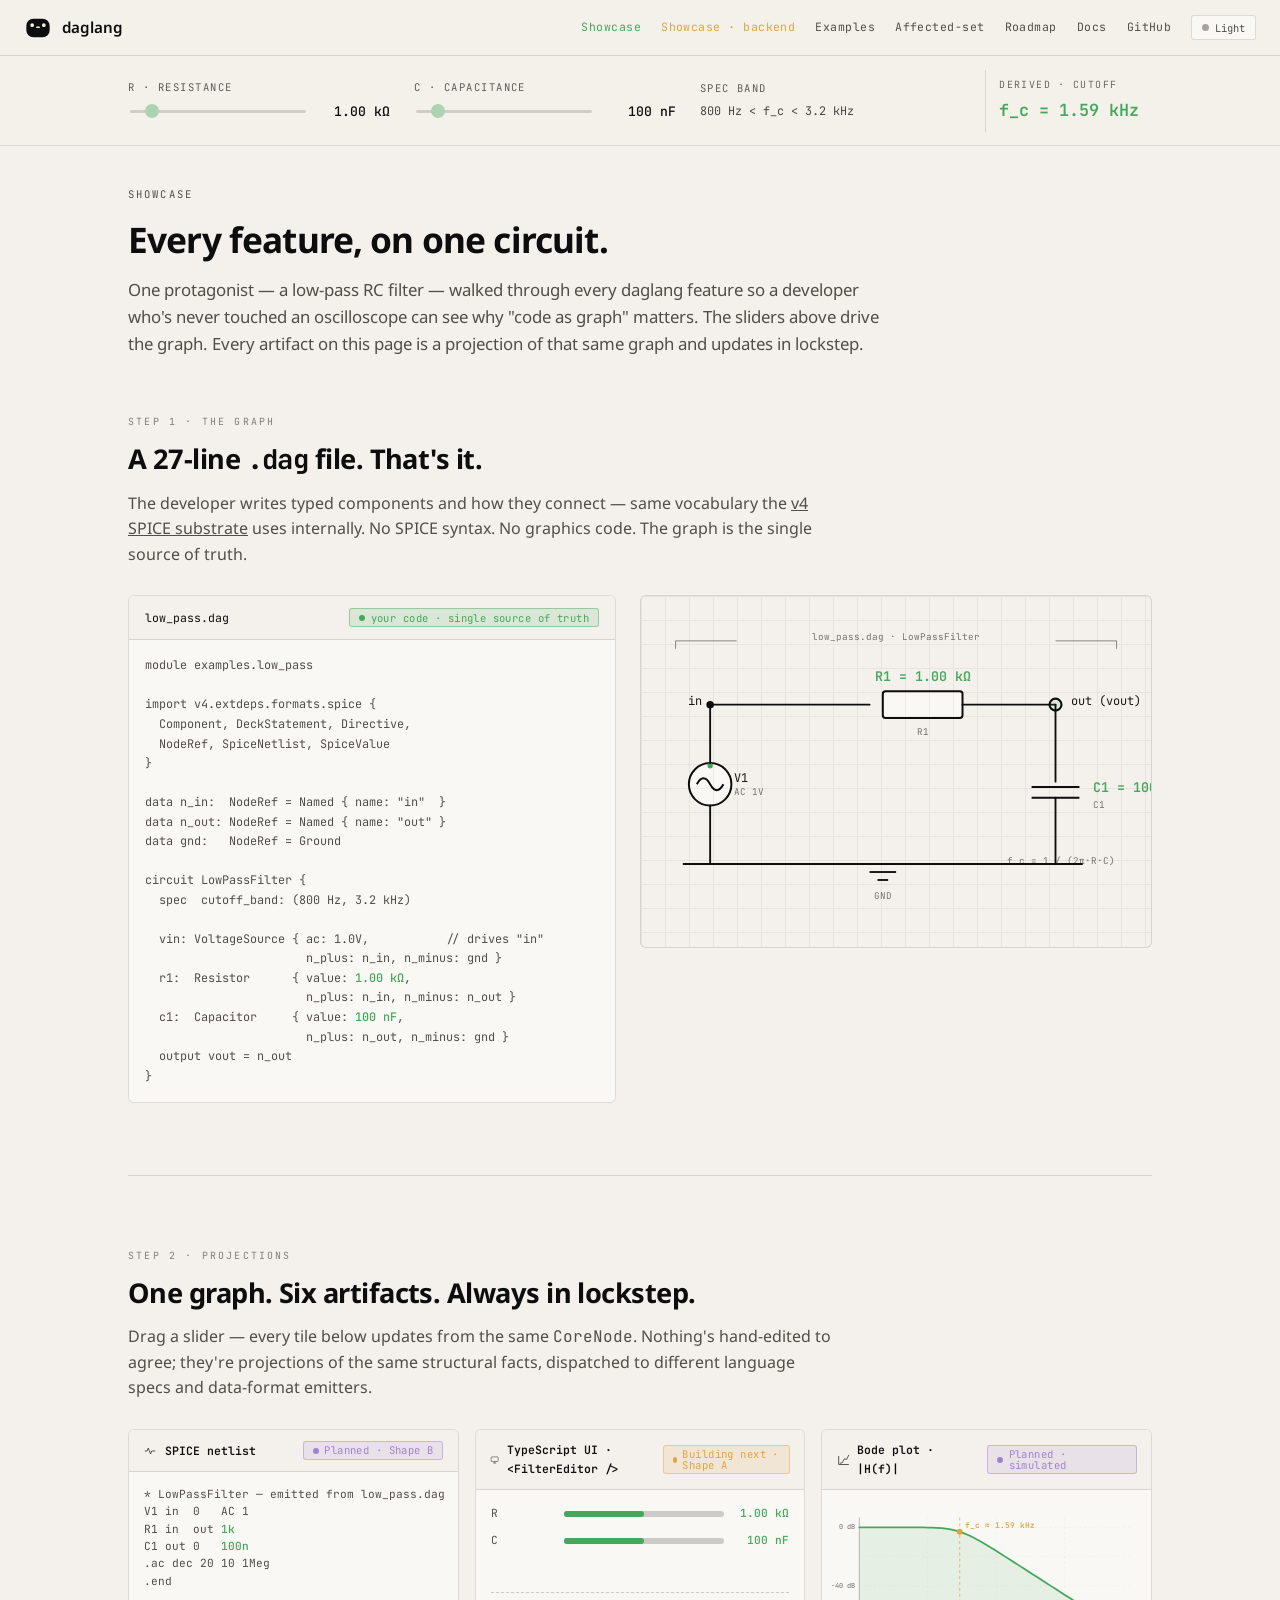
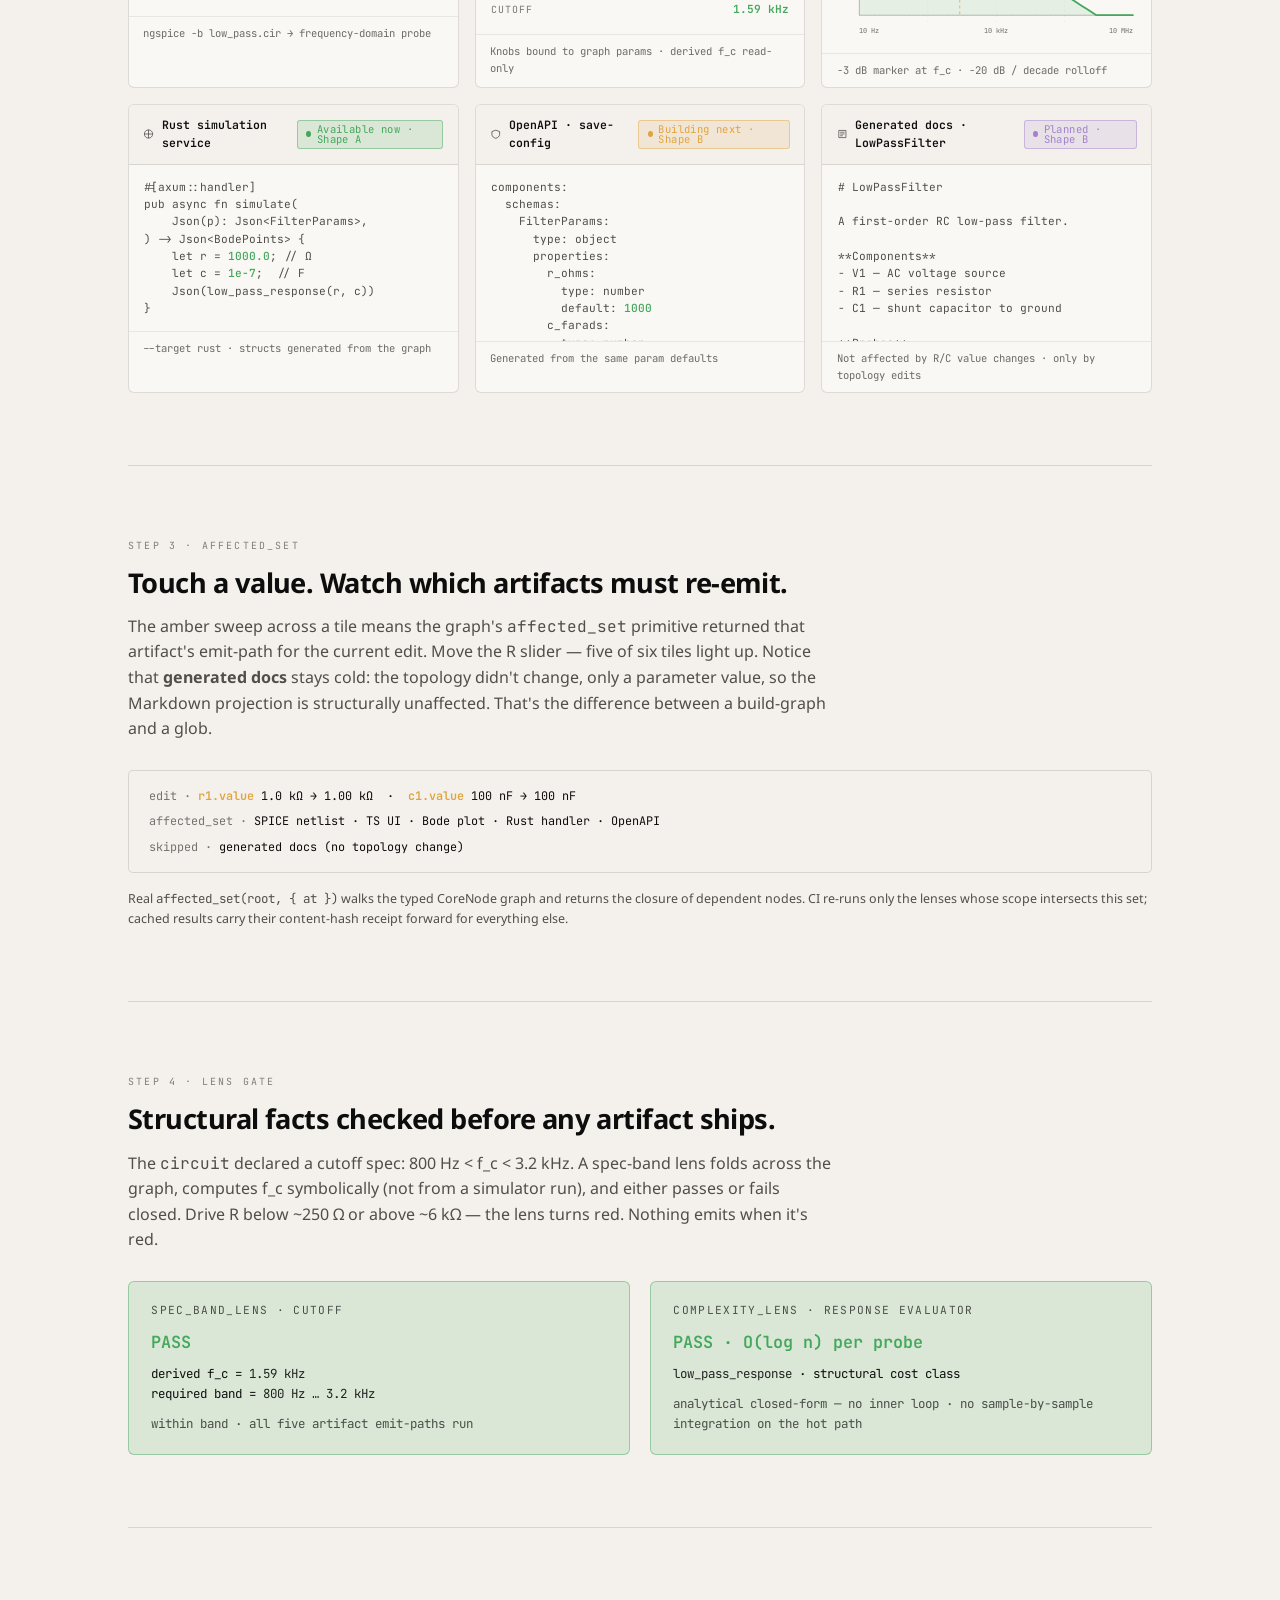
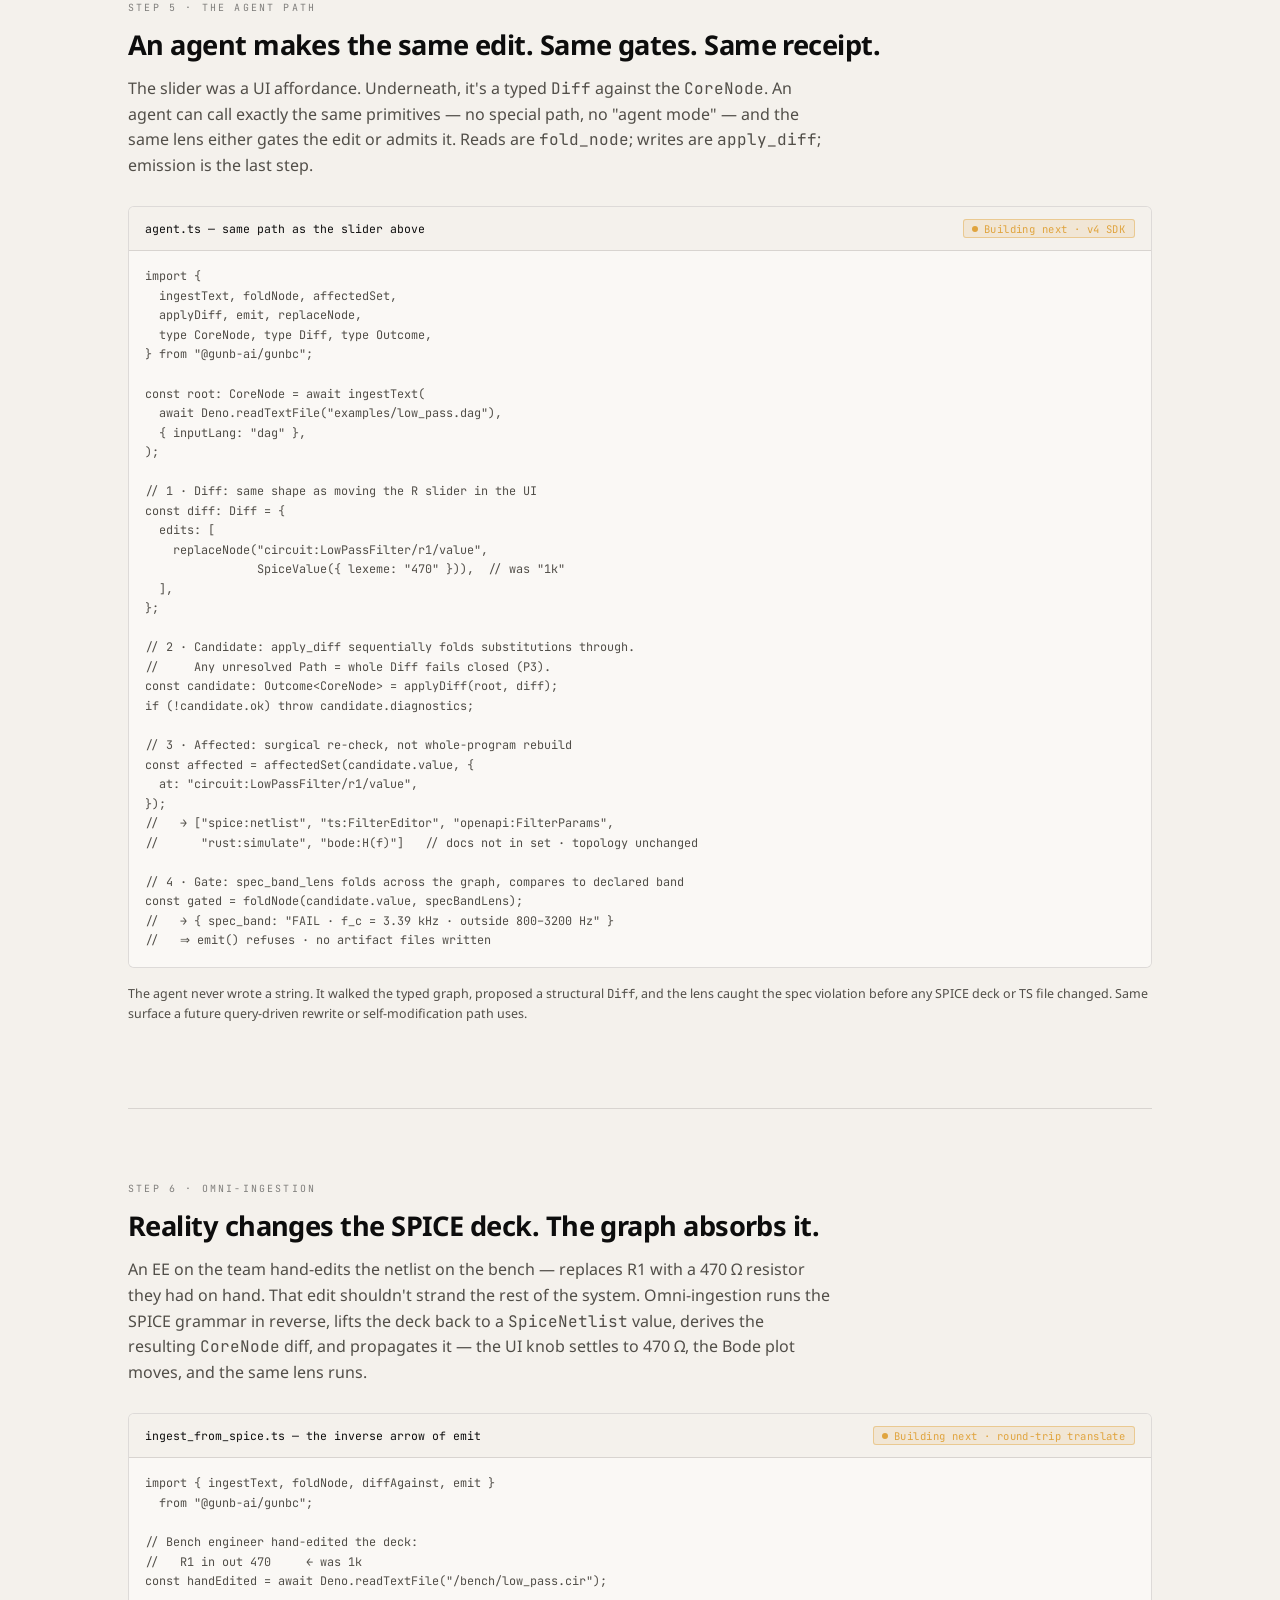
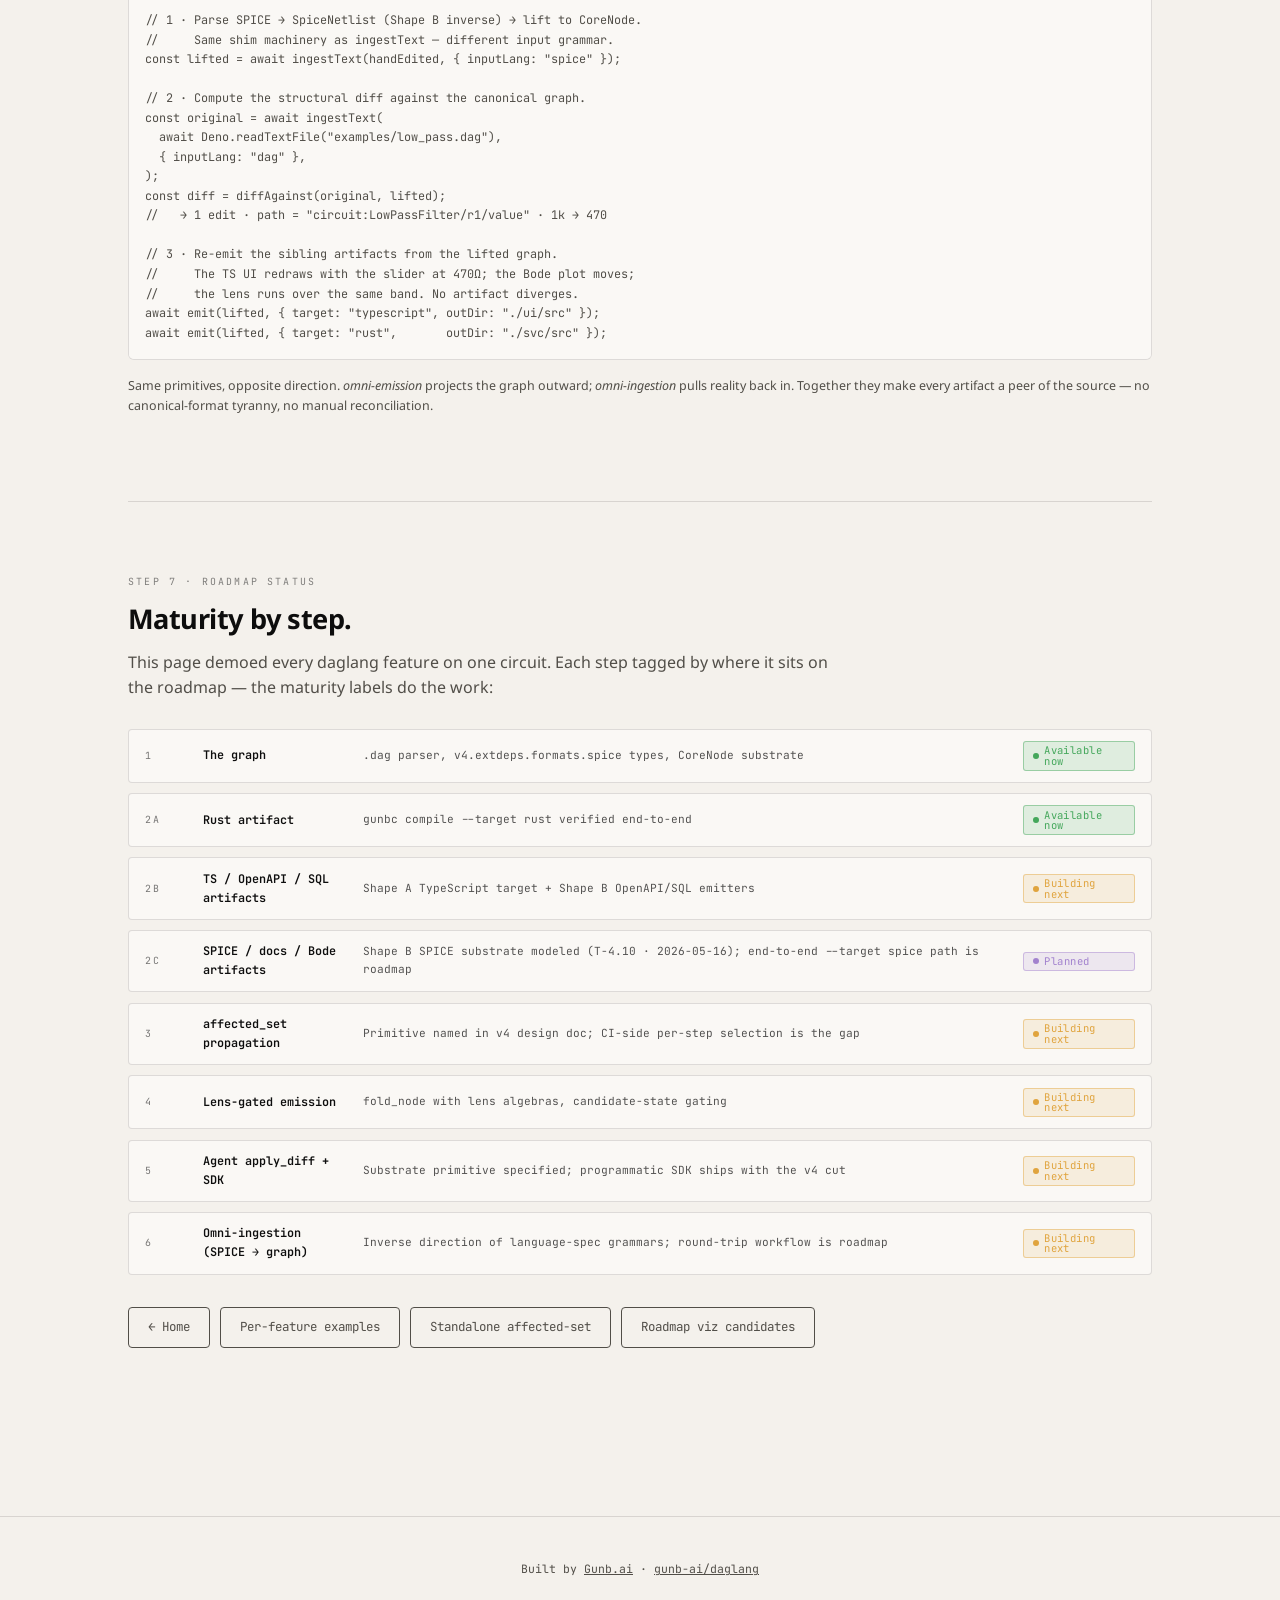
<file: showcase.html>
<!DOCTYPE html>
<html lang="en" data-mode="dark">
<head>
  <meta charset="utf-8" />
  <meta name="viewport" content="width=device-width, initial-scale=1" />
  <title>daglang · showcase — every feature on one circuit</title>
  <meta name="description" content="Walk every daglang feature on one protagonist — a low-pass RC filter. One slider drives every projection of the graph: schematic, Bode plot, SPICE netlist, TypeScript UI, Rust handler, lens gate, agent SDK. Same source, every artifact in lockstep." />
  <link rel="preconnect" href="https://fonts.googleapis.com" />
  <link rel="preconnect" href="https://fonts.gstatic.com" crossorigin />
  <link href="https://fonts.googleapis.com/css2?family=JetBrains+Mono:wght@400;500&family=Noto+Sans:wght@400;500;600;700&display=swap" rel="stylesheet" />
  <link rel="icon" type="image/svg+xml" href="/assets/favicon.svg" />
  <link rel="icon" type="image/png" sizes="32x32" href="/assets/favicon-32.png" />
  <link rel="icon" type="image/png" sizes="16x16" href="/assets/favicon-16.png" />
  <link rel="apple-touch-icon" href="/assets/apple-touch-icon.png" />
  <link rel="manifest" href="/site.webmanifest" />
  <meta name="theme-color" content="#0c0d0c" media="(prefers-color-scheme: dark)" />
  <meta name="theme-color" content="#f4efe6" media="(prefers-color-scheme: light)" />
  <meta name="color-scheme" content="dark light" />
  <script>(function(){try{var s=localStorage.getItem("daglang-mode");var l=window.matchMedia&&window.matchMedia("(prefers-color-scheme: light)").matches;document.documentElement.setAttribute("data-mode",s||(l?"light":"dark"));}catch(e){}})();</script>
  <link rel="stylesheet" href="site.css" />
  <style>
    /* ─── Sticky parameter rail ─────────────────────────── */
    .sc-rail {
      position: sticky; top: 3.5rem; z-index: 30;
      backdrop-filter: blur(14px);
      border-bottom: 1px solid;
      padding: 0.85rem 1.5rem;
    }
    [data-mode="dark"] .sc-rail { background: hsla(var(--hue-warm), 0%, 5%, 0.82); border-bottom-color: var(--border-dark); }
    [data-mode="light"] .sc-rail { background: hsla(var(--hue-warm), 27%, 94%, 0.85); border-bottom-color: var(--border-light); }

    .sc-rail-inner {
      max-width: var(--max); margin: 0 auto;
      display: grid; grid-template-columns: 1fr 1fr 1fr auto; gap: 1.5rem;
      align-items: center;
    }
    .sc-knob { display: flex; flex-direction: column; gap: 0.3rem; }
    .sc-knob label {
      font-family: var(--font-mono); font-size: 0.66rem; letter-spacing: 0.14em;
      text-transform: uppercase; opacity: 0.65;
    }
    .sc-knob .sc-knob-row {
      display: flex; align-items: center; gap: 0.6rem;
    }
    .sc-knob input[type="range"] {
      flex: 1; appearance: none; height: 3px;
      background: currentColor; opacity: 0.4; border-radius: 2px;
    }
    .sc-knob input[type="range"]::-webkit-slider-thumb {
      appearance: none; width: 14px; height: 14px; border-radius: 50%;
      background: var(--tier-now); cursor: pointer; border: 0;
    }
    .sc-knob input[type="range"]::-moz-range-thumb {
      width: 14px; height: 14px; border-radius: 50%;
      background: var(--tier-now); cursor: pointer; border: 0;
    }
    .sc-knob output {
      font-family: var(--font-mono); font-size: 0.82rem; font-weight: 500;
      min-width: 4.5rem; text-align: right;
    }
    .sc-derived {
      font-family: var(--font-mono); font-size: 0.78rem;
      display: flex; flex-direction: column; gap: 0.3rem;
      padding: 0.45rem 0.8rem; border-left: 1px solid;
    }
    [data-mode="dark"] .sc-derived { border-left-color: var(--border-dark); }
    [data-mode="light"] .sc-derived { border-left-color: var(--border-light); }
    .sc-derived-label {
      font-size: 0.62rem; letter-spacing: 0.14em; text-transform: uppercase; opacity: 0.6;
    }
    .sc-fc { font-size: 1.05rem; font-weight: 600; color: var(--tier-now); }
    .sc-fc.is-fail { color: var(--diag-fail); }

    /* ─── Step containers ───────────────────────────────── */
    .sc-step { padding: 4.5rem 0; border-top: 1px solid; }
    [data-mode="dark"] .sc-step { border-top-color: var(--border-dark); }
    [data-mode="light"] .sc-step { border-top-color: var(--border-light); }
    .sc-step:first-of-type { border-top: 0; padding-top: 3rem; }
    .sc-step-num {
      font-family: var(--font-mono); font-size: 0.62rem; letter-spacing: 0.22em;
      text-transform: uppercase; opacity: 0.5; margin: 0 0 0.45rem;
    }
    .sc-step-title { font-size: 1.7rem; margin: 0 0 0.6rem; letter-spacing: -0.02em; }
    .sc-step-lead { max-width: 44em; margin: 0 0 1.75rem; font-size: 1rem; }

    /* ─── Step 1: graph + schematic ─────────────────────── */
    .sc-protagonist {
      display: grid; grid-template-columns: minmax(0, 1fr) minmax(0, 1.05fr); gap: 1.5rem;
    }
    .sc-source {
      border: 1px solid; border-radius: 6px; overflow: hidden;
    }
    [data-mode="dark"] .sc-source { background: var(--void-up); border-color: var(--border-dark); }
    [data-mode="light"] .sc-source { background: var(--warm-white-up); border-color: var(--border-light); }
    .sc-source header {
      padding: 0.75rem 1rem; font-family: var(--font-mono); font-size: 0.72rem;
      border-bottom: 1px solid; display: flex; justify-content: space-between; align-items: center;
    }
    [data-mode="dark"] .sc-source header { background: var(--void-up2); border-bottom-color: var(--border-dark); }
    [data-mode="light"] .sc-source header { background: var(--warm-white); border-bottom-color: var(--border-light); }
    .sc-source pre { margin: 0; padding: 1rem; font-size: 0.74rem; line-height: 1.65; overflow-x: auto; }
    .sc-source .live { color: var(--tier-now); font-weight: 500; }

    /* ─── Schematic artwork (bespoke) ───────────────────── */
    .sc-art-wrap {
      border: 1px solid; border-radius: 6px;
      padding: 1rem; aspect-ratio: 16/11; position: relative; overflow: hidden;
    }
    [data-mode="dark"] .sc-art-wrap { background: var(--void-up2); border-color: var(--border-dark); }
    [data-mode="light"] .sc-art-wrap { background: var(--warm-white); border-color: var(--border-light); }
    .sc-art { width: 100%; height: 100%; display: block; overflow: visible; }
    /* Subtle grid-paper background (engineer's pad) */
    .sc-art-wrap::before {
      content: ""; position: absolute; inset: 0;
      background-image:
        linear-gradient(currentColor 1px, transparent 1px),
        linear-gradient(90deg, currentColor 1px, transparent 1px);
      background-size: 24px 24px;
      opacity: 0.05;
      pointer-events: none;
    }
    .sc-art .wire { stroke: currentColor; stroke-width: 1.4; stroke-linecap: round; fill: none; }
    .sc-art .comp { stroke: currentColor; stroke-width: 1.5; fill: none; stroke-linejoin: round; }
    .sc-art .comp-body { fill: var(--void-up); }
    [data-mode="light"] .sc-art .comp-body { fill: var(--warm-white-up); }
    .sc-art .node-pt { fill: currentColor; }
    .sc-art .node-out { stroke: currentColor; stroke-width: 1.6; fill: var(--tier-now-soft); }
    .sc-art .label { font-family: var(--font-mono); font-size: 9px; fill: currentColor; opacity: 0.95; }
    .sc-art .label-sub { font-family: var(--font-mono); font-size: 7px; fill: currentColor; opacity: 0.55; }
    .sc-art .label-live { font-family: var(--font-mono); font-size: 10px; font-weight: 600; fill: var(--tier-now); }
    .sc-art .ground { stroke: currentColor; stroke-width: 1.4; fill: none; }
    .sc-art .polarity-dot { fill: var(--tier-now); }
    .sc-art .bracket { stroke: currentColor; stroke-width: 0.7; opacity: 0.5; fill: none; }

    /* ─── Step 2: artifact tile grid ────────────────────── */
    .sc-tiles {
      display: grid; gap: 1rem;
      grid-template-columns: repeat(auto-fit, minmax(17rem, 1fr));
    }
    .sc-tile {
      border: 1px solid; border-radius: 6px; overflow: hidden;
      transition: border-color 0.25s ease, transform 0.25s ease, box-shadow 0.25s ease;
      position: relative;
    }
    [data-mode="dark"] .sc-tile { background: var(--void-up); border-color: var(--border-dark); }
    [data-mode="light"] .sc-tile { background: var(--warm-white-up); border-color: var(--border-light); }
    .sc-tile:hover { transform: translateY(-2px); }

    /* affected-set pulse */
    .sc-tile.is-affected {
      border-color: var(--tier-next-line);
      box-shadow: 0 0 0 3px var(--tier-next-soft);
      transition: border-color 0.15s ease, box-shadow 0.15s ease;
    }
    .sc-tile.is-affected::after {
      content: ""; position: absolute; top: 0; left: 0; right: 0; height: 2px;
      background: var(--tier-next);
      animation: sc-affected-sweep 0.7s ease;
    }
    @keyframes sc-affected-sweep {
      from { transform: translateX(-100%); }
      to   { transform: translateX(100%); }
    }
    .sc-tile header {
      display: flex; justify-content: space-between; align-items: center;
      padding: 0.7rem 0.9rem; font-family: var(--font-mono); font-size: 0.72rem;
      border-bottom: 1px solid; gap: 0.5rem;
    }
    [data-mode="dark"] .sc-tile header { background: var(--void-up2); border-bottom-color: var(--border-dark); }
    [data-mode="light"] .sc-tile header { background: var(--warm-white); border-bottom-color: var(--border-light); }
    .sc-tile-title { font-weight: 600; display: flex; align-items: center; gap: 0.45rem; }
    .sc-tile-icon { width: 14px; height: 14px; opacity: 0.85; }
    .sc-tile pre {
      margin: 0; padding: 0.85rem 0.95rem; font-size: 0.7rem; line-height: 1.55;
      overflow-x: auto; min-height: 9rem; max-height: 11rem;
    }
    .sc-tile .live { color: var(--tier-now); font-weight: 500; }
    .sc-tile-foot {
      padding: 0.5rem 0.9rem; font-family: var(--font-mono); font-size: 0.66rem;
      opacity: 0.6; border-top: 1px solid;
    }
    [data-mode="dark"] .sc-tile-foot { border-top-color: var(--border-dark); }
    [data-mode="light"] .sc-tile-foot { border-top-color: var(--border-light); }

    /* TS UI tile (mock control surface) */
    .sc-tile-ui {
      padding: 0.95rem; min-height: 9rem; max-height: 11rem;
      display: flex; flex-direction: column; gap: 0.55rem;
      font-family: var(--font-mono); font-size: 0.7rem;
    }
    .sc-mock-row {
      display: grid; grid-template-columns: 4rem 1fr 3.5rem; gap: 0.6rem; align-items: center;
    }
    .sc-mock-row-label { opacity: 0.7; }
    .sc-mock-row-track {
      position: relative; height: 6px; border-radius: 3px;
      background: var(--border-dark-strong);
    }
    [data-mode="light"] .sc-mock-row-track { background: var(--border-light-strong); }
    .sc-mock-row-fill {
      position: absolute; top: 0; bottom: 0; left: 0;
      background: var(--tier-now); border-radius: 3px;
      transition: width 0.15s ease;
    }
    .sc-mock-row-value { text-align: right; color: var(--tier-now); font-weight: 500; }
    .sc-mock-fc {
      margin-top: auto; padding-top: 0.5rem;
      border-top: 1px dashed var(--border-dark-strong);
      display: flex; justify-content: space-between; align-items: baseline;
    }
    [data-mode="light"] .sc-mock-fc { border-top-color: var(--border-light-strong); }
    .sc-mock-fc-label { opacity: 0.55; font-size: 0.62rem; letter-spacing: 0.1em; text-transform: uppercase; }
    .sc-mock-fc-value { color: var(--tier-now); font-weight: 600; }

    /* Bode tile */
    .sc-bode { width: 100%; min-height: 9rem; max-height: 11rem; display: block; padding: 0.5rem; }
    .sc-bode .axis { stroke: currentColor; stroke-width: 0.6; opacity: 0.45; }
    .sc-bode .grid-line { stroke: currentColor; stroke-width: 0.4; opacity: 0.08; stroke-dasharray: 2 3; }
    .sc-bode .curve {
      fill: none; stroke: var(--tier-now); stroke-width: 1.8;
      stroke-linecap: round; stroke-linejoin: round;
      transition: d 0.25s ease;
    }
    .sc-bode .curve-fill {
      fill: var(--tier-now-soft); stroke: none; opacity: 0.85;
      transition: d 0.25s ease;
    }
    .sc-bode .cutoff-line {
      stroke: var(--tier-next); stroke-width: 1; opacity: 0.7;
      stroke-dasharray: 3 3;
    }
    .sc-bode .cutoff-dot { fill: var(--tier-next); }
    .sc-bode .cutoff-label { font-family: var(--font-mono); font-size: 8px; fill: var(--tier-next); font-weight: 600; }
    .sc-bode .axis-label { font-family: var(--font-mono); font-size: 7px; fill: currentColor; opacity: 0.6; }

    /* ─── Step 3: affected propagation visual ───────────── */
    .sc-affected-strip {
      display: grid; grid-template-columns: 1fr; gap: 1rem;
    }
    .sc-affected-receipt {
      padding: 1rem 1.25rem; border: 1px solid; border-radius: 5px;
      font-family: var(--font-mono); font-size: 0.74rem;
      display: grid; gap: 0.4rem;
    }
    [data-mode="dark"] .sc-affected-receipt { background: var(--void-up2); border-color: var(--border-dark); }
    [data-mode="light"] .sc-affected-receipt { background: var(--warm-white); border-color: var(--border-light); }
    .sc-affected-receipt strong { color: var(--tier-next); font-weight: 600; }

    /* ─── Step 4: lens panel ────────────────────────────── */
    .sc-lens {
      display: grid; grid-template-columns: 1fr 1fr; gap: 1.25rem;
    }
    .sc-lens-card {
      padding: 1.25rem 1.4rem; border: 1px solid; border-radius: 6px;
      transition: border-color 0.25s ease, background 0.25s ease;
    }
    [data-mode="dark"] .sc-lens-card { background: var(--void-up); border-color: var(--border-dark); }
    [data-mode="light"] .sc-lens-card { background: var(--warm-white-up); border-color: var(--border-light); }
    .sc-lens-card.is-pass { border-color: var(--tier-now-line); background: var(--tier-now-soft); }
    .sc-lens-card.is-fail { border-color: var(--diag-fail); background: var(--diag-fail-soft); }
    .sc-lens-title {
      font-family: var(--font-mono); font-size: 0.7rem; letter-spacing: 0.12em;
      text-transform: uppercase; margin: 0 0 0.55rem; opacity: 0.7;
    }
    .sc-lens-state {
      font-family: var(--font-mono); font-size: 1.05rem; font-weight: 600;
      margin: 0 0 0.55rem;
    }
    .sc-lens-card.is-pass .sc-lens-state { color: var(--tier-now); }
    .sc-lens-card.is-fail .sc-lens-state { color: var(--diag-fail); }
    .sc-lens-body { font-family: var(--font-mono); font-size: 0.78rem; line-height: 1.6; }
    .sc-lens-body code { opacity: 0.9; }

    /* ─── Step 5/6: code panels ─────────────────────────── */
    .sc-code-panel { border: 1px solid; border-radius: 6px; overflow: hidden; }
    [data-mode="dark"] .sc-code-panel { background: var(--void-up); border-color: var(--border-dark); }
    [data-mode="light"] .sc-code-panel { background: var(--warm-white-up); border-color: var(--border-light); }
    .sc-code-panel header {
      padding: 0.75rem 1rem; font-family: var(--font-mono); font-size: 0.72rem;
      border-bottom: 1px solid;
      display: flex; justify-content: space-between; align-items: center; gap: 0.5rem;
    }
    [data-mode="dark"] .sc-code-panel header { background: var(--void-up2); border-bottom-color: var(--border-dark); }
    [data-mode="light"] .sc-code-panel header { background: var(--warm-white); border-bottom-color: var(--border-light); }
    .sc-code-panel pre { margin: 0; padding: 1rem; font-size: 0.74rem; line-height: 1.65; overflow-x: auto; }

    /* ─── Step 7: tier badges for the whole walk ────────── */
    .sc-recap {
      display: grid; gap: 0.65rem;
    }
    .sc-recap-row {
      display: grid; grid-template-columns: 2.6rem 9rem 1fr 7rem; gap: 1rem;
      align-items: center;
      padding: 0.7rem 1rem; border: 1px solid; border-radius: 4px;
      font-family: var(--font-mono); font-size: 0.74rem;
    }
    [data-mode="dark"] .sc-recap-row { background: var(--void-up); border-color: var(--border-dark); }
    [data-mode="light"] .sc-recap-row { background: var(--warm-white-up); border-color: var(--border-light); }
    .sc-recap-step { font-size: 0.62rem; letter-spacing: 0.18em; text-transform: uppercase; opacity: 0.55; }
    .sc-recap-title { font-weight: 600; }
    .sc-recap-detail { opacity: 0.7; font-size: 0.7rem; }

    /* ─── Responsive ────────────────────────────────────── */
    @media (max-width: 900px) {
      .sc-rail-inner { grid-template-columns: 1fr 1fr; gap: 1rem; }
      .sc-derived { grid-column: 1 / -1; border-left: 0; border-top: 1px dashed; padding-top: 0.5rem; padding-left: 0; }
      .sc-protagonist { grid-template-columns: 1fr; }
      .sc-lens { grid-template-columns: 1fr; }
      .sc-recap-row { grid-template-columns: 2rem 1fr 5.5rem; }
      .sc-recap-detail { grid-column: 2 / -1; }
    }
  </style>
</head>
<body>
<a href="#main" class="skip-link">Skip to main content</a>

<svg xmlns="http://www.w3.org/2000/svg" style="position:absolute;width:0;height:0;overflow:hidden">
  <symbol id="stoic-idle" viewBox="0 0 120 120">
    <path fill-rule="evenodd" fill="currentColor" d="
      M40,20 H80 A30,30 0 0,1 110,50 V70 A30,30 0 0,1 80,100 H40 A30,30 0 0,1 10,70 V50 A30,30 0 0,1 40,20 Z
      M35,40 A8,8 0 0,1 35,56 A8,8 0 0,1 35,40 Z
      M85,40 A8,8 0 0,1 85,56 A8,8 0 0,1 85,40 Z
      M54,54 H66 A2,2 0 0,1 68,56 V58 A2,2 0 0,1 66,60 H54 A2,2 0 0,1 52,58 V56 A2,2 0 0,1 54,54 Z
    "/>
  </symbol>
</svg>

<nav class="nav">
  <a href="/" class="nav-left">
    <svg class="nav-logo" viewBox="0 0 120 120" aria-hidden="true" focusable="false"><use href="#stoic-idle"/></svg>
    <span class="wordmark">daglang</span>
  </a>
  <div class="nav-right">
    <div class="nav-links">
      <a href="showcase.html" class="nav-link active" aria-current="page" style="color:var(--tier-now)">Showcase</a>
      <a href="showcase-backend.html" class="nav-link" style="color:var(--tier-next)">Showcase · backend</a>
      <a href="examples.html" class="nav-link">Examples</a>
      <a href="affected-set.html" class="nav-link">Affected-set</a>
      <a href="roadmap.html" class="nav-link">Roadmap</a>
      <a href="https://github.com/gunb-ai/daglang/blob/main/THESIS.md" class="nav-link">Docs</a>
      <a href="https://github.com/gunb-ai/daglang" class="nav-link">GitHub</a>
    </div>
    <button class="mode-toggle" id="mode-toggle" type="button" aria-label="Toggle light/dark mode">
      <span class="indicator"></span>
      <span id="mode-label-text">Dark</span>
    </button>
  </div>
</nav>

<!-- ─────────────── Sticky parameter rail ─────────────── -->
<div class="sc-rail">
  <div class="sc-rail-inner">
    <div class="sc-knob">
      <label for="sc-r">R · resistance</label>
      <div class="sc-knob-row">
        <input id="sc-r" type="range" min="100" max="10000" value="1000" step="50" />
        <output id="sc-r-out">1.0 kΩ</output>
      </div>
    </div>
    <div class="sc-knob">
      <label for="sc-c">C · capacitance</label>
      <div class="sc-knob-row">
        <input id="sc-c" type="range" min="10" max="1000" value="100" step="5" />
        <output id="sc-c-out">100 nF</output>
      </div>
    </div>
    <div class="sc-knob">
      <label>Spec band</label>
      <div class="sc-knob-row">
        <span style="font-family:var(--font-mono);font-size:0.74rem;opacity:0.75">800 Hz &lt; f_c &lt; 3.2 kHz</span>
      </div>
    </div>
    <div class="sc-derived">
      <span class="sc-derived-label">derived · cutoff</span>
      <span class="sc-fc" id="sc-fc">f_c = 1.59 kHz</span>
    </div>
  </div>
</div>

<main id="main" class="wrap" style="padding:2.5rem 0 5rem">
  <p class="section-eyebrow">Showcase</p>
  <h1 style="font-size:2.2rem;margin:0 0 0.6rem;letter-spacing:-0.024em">Every feature, on one circuit.</h1>
  <p class="muted" style="max-width:46em;margin:0 0 0.5rem;font-size:1.05rem">
    One protagonist — a low-pass RC filter — walked through every daglang feature so a developer who's never
    touched an oscilloscope can see why "code as graph" matters. The sliders above drive the graph.
    Every artifact on this page is a projection of that same graph and updates in lockstep.
  </p>

  <!-- ─────────────── Step 1: the protagonist ─────────────── -->
  <section class="sc-step" id="step-graph">
    <p class="sc-step-num">Step 1 · the graph</p>
    <h2 class="sc-step-title">A 27-line <code>.dag</code> file. That's it.</h2>
    <p class="muted sc-step-lead">
      The developer writes typed components and how they connect — same vocabulary the
      <a href="https://github.com/gunb-ai/daglang/blob/main/src/v4/extdeps/formats/spice.dag">v4 SPICE substrate</a>
      uses internally. No SPICE syntax. No graphics code. The graph is the single source of truth.
    </p>
    <div class="sc-protagonist">
      <div class="sc-source">
        <header>
          <span>low_pass.dag</span>
          <span class="badge badge-now">your code · single source of truth</span>
        </header>
<pre>module examples.low_pass

import v4.extdeps.formats.spice {
  Component, DeckStatement, Directive,
  NodeRef, SpiceNetlist, SpiceValue
}

data n_in:  NodeRef = Named { name: "in"  }
data n_out: NodeRef = Named { name: "out" }
data gnd:   NodeRef = Ground

circuit LowPassFilter {
  spec  cutoff_band: (800 Hz, 3.2 kHz)

  vin: VoltageSource { ac: 1.0V,           // drives "in"
                       n_plus: n_in, n_minus: gnd }
  r1:  Resistor      { value: <span class="live" id="src-r">1.0 kΩ</span>,
                       n_plus: n_in, n_minus: n_out }
  c1:  Capacitor     { value: <span class="live" id="src-c">100 nF</span>,
                       n_plus: n_out, n_minus: gnd }
  output vout = n_out
}</pre>
      </div>

      <div class="sc-art-wrap">
        <svg class="sc-art" viewBox="0 0 360 220" aria-labelledby="sc-art-title">
          <title id="sc-art-title">Low-pass RC filter schematic: AC source, 1 kΩ resistor, 100 nF capacitor to ground, output at capacitor node</title>
          <!-- title bracket -->
          <path class="bracket" d="M14,18 L14,12 L60,12 M300,12 L346,12 L346,18"/>
          <text class="label-sub" x="180" y="11" text-anchor="middle">low_pass.dag · LowPassFilter</text>

          <!-- input rail -->
          <text class="label" x="34" y="60" text-anchor="end">in</text>
          <circle class="node-pt" cx="40" cy="60" r="2.8"/>
          <line class="wire" x1="40" y1="60" x2="160" y2="60"/>

          <!-- V1 source (circle with sine + polarity dot) -->
          <circle class="comp comp-body" cx="40" cy="120" r="16"/>
          <path class="comp" d="M30,120 q5,-9 10,0 t10,0"/>
          <circle class="polarity-dot" cx="40" cy="106" r="2"/>
          <line class="wire" x1="40" y1="60" x2="40" y2="104"/>
          <line class="wire" x1="40" y1="136" x2="40" y2="180"/>
          <text class="label" x="58" y="118">V1</text>
          <text class="label-sub" x="58" y="128">AC 1V</text>

          <!-- R1 resistor (filled rectangle body, US-style alt for variety) -->
          <rect class="comp comp-body" x="170" y="50" width="60" height="20" rx="2"/>
          <text class="label-live" x="200" y="42" text-anchor="middle" id="art-r-value">R1 = 1.0 kΩ</text>
          <text class="label-sub" x="200" y="83" text-anchor="middle">R1</text>

          <!-- continuation wire to out -->
          <line class="wire" x1="230" y1="60" x2="300" y2="60"/>
          <!-- out node (accent ring) -->
          <circle class="node-out" cx="300" cy="60" r="4.5"/>
          <text class="label" x="312" y="60">out (vout)</text>

          <!-- C1 capacitor (two plates), vertical from out to ground -->
          <line class="wire" x1="300" y1="60" x2="300" y2="118"/>
          <line class="comp" x1="282" y1="122" x2="318" y2="122"/>
          <line class="comp" x1="282" y1="130" x2="318" y2="130"/>
          <line class="wire" x1="300" y1="130" x2="300" y2="180"/>
          <text class="label-live" x="328" y="126" id="art-c-value">C1 = 100 nF</text>
          <text class="label-sub" x="328" y="138">C1</text>

          <!-- ground rail -->
          <line class="wire" x1="20" y1="180" x2="320" y2="180"/>
          <!-- ground triangle -->
          <line class="ground" x1="155" y1="180" x2="185" y2="180"/>
          <line class="ground" x1="160" y1="186" x2="180" y2="186"/>
          <line class="ground" x1="166" y1="192" x2="174" y2="192"/>
          <text class="label-sub" x="170" y="206" text-anchor="middle">GND</text>

          <!-- cutoff annotation (a small inline math callout) -->
          <text class="label-sub" x="345" y="180" text-anchor="end">f_c = 1 / (2π·R·C)</text>
        </svg>
      </div>
    </div>
  </section>

  <!-- ─────────────── Step 2: artifact fan-out ─────────────── -->
  <section class="sc-step" id="step-artifacts">
    <p class="sc-step-num">Step 2 · projections</p>
    <h2 class="sc-step-title">One graph. Six artifacts. Always in lockstep.</h2>
    <p class="muted sc-step-lead">
      Drag a slider — every tile below updates from the same <code>CoreNode</code>. Nothing's hand-edited
      to agree; they're projections of the same structural facts, dispatched to different language specs and
      data-format emitters.
    </p>
    <div class="sc-tiles" id="sc-tiles">

      <!-- Tile: SPICE netlist (Shape B) -->
      <article class="sc-tile" data-uses="R,C">
        <header>
          <span class="sc-tile-title">
            <svg class="sc-tile-icon" viewBox="0 0 24 24" fill="none" stroke="currentColor" stroke-width="1.4"><path d="M3 12h4l2-5 4 10 2-5h6"/></svg>
            SPICE netlist
          </span>
          <span class="badge badge-vision">Planned · Shape B</span>
        </header>
<pre>* LowPassFilter — emitted from low_pass.dag
V1 in  0   AC 1
R1 in  out <span class="live" id="spice-r">1k</span>
C1 out 0   <span class="live" id="spice-c">100n</span>
.ac dec 20 10 1Meg
.end</pre>
        <div class="sc-tile-foot">ngspice -b low_pass.cir → frequency-domain probe</div>
      </article>

      <!-- Tile: TS UI mock (Shape A · TypeScript) -->
      <article class="sc-tile" data-uses="R,C">
        <header>
          <span class="sc-tile-title">
            <svg class="sc-tile-icon" viewBox="0 0 24 24" fill="none" stroke="currentColor" stroke-width="1.4"><rect x="3" y="4" width="18" height="12" rx="1.5"/><path d="M8 20h8M12 16v4"/></svg>
            TypeScript UI · &lt;FilterEditor /&gt;
          </span>
          <span class="badge badge-next">Building next · Shape A</span>
        </header>
        <div class="sc-tile-ui">
          <div class="sc-mock-row">
            <span class="sc-mock-row-label">R</span>
            <div class="sc-mock-row-track"><div class="sc-mock-row-fill" id="mock-r-fill" style="width:10%"></div></div>
            <span class="sc-mock-row-value" id="mock-r-val">1.0 kΩ</span>
          </div>
          <div class="sc-mock-row">
            <span class="sc-mock-row-label">C</span>
            <div class="sc-mock-row-track"><div class="sc-mock-row-fill" id="mock-c-fill" style="width:10%"></div></div>
            <span class="sc-mock-row-value" id="mock-c-val">100 nF</span>
          </div>
          <div class="sc-mock-fc">
            <span class="sc-mock-fc-label">Cutoff</span>
            <span class="sc-mock-fc-value" id="mock-fc">1.59 kHz</span>
          </div>
        </div>
        <div class="sc-tile-foot">Knobs bound to graph params · derived f_c read-only</div>
      </article>

      <!-- Tile: Bode plot (derived) -->
      <article class="sc-tile" data-uses="R,C">
        <header>
          <span class="sc-tile-title">
            <svg class="sc-tile-icon" viewBox="0 0 24 24" fill="none" stroke="currentColor" stroke-width="1.4"><path d="M3 5v15h18"/><path d="M5 18l4-1 4-7 4 1 4-8"/></svg>
            Bode plot · |H(f)|
          </span>
          <span class="badge badge-vision">Planned · simulated</span>
        </header>
        <svg class="sc-bode" viewBox="0 0 320 150" preserveAspectRatio="xMidYMid meet" aria-labelledby="sc-bode-title">
          <title id="sc-bode-title">Bode magnitude plot of low-pass RC filter: flat passband, −3 dB at cutoff, −20 dB per decade rolloff</title>
          <!-- grid -->
          <line class="grid-line" x1="30" y1="30"  x2="310" y2="30"/>
          <line class="grid-line" x1="30" y1="60"  x2="310" y2="60"/>
          <line class="grid-line" x1="30" y1="90"  x2="310" y2="90"/>
          <line class="grid-line" x1="30" y1="120" x2="310" y2="120"/>
          <line class="grid-line" x1="100" y1="20" x2="100" y2="130"/>
          <line class="grid-line" x1="170" y1="20" x2="170" y2="130"/>
          <line class="grid-line" x1="240" y1="20" x2="240" y2="130"/>
          <!-- axes -->
          <line class="axis" x1="30" y1="120" x2="310" y2="120"/>
          <line class="axis" x1="30" y1="20"  x2="30"  y2="120"/>
          <text class="axis-label" x="30"  y="138">10 Hz</text>
          <text class="axis-label" x="170" y="138" text-anchor="middle">10 kHz</text>
          <text class="axis-label" x="310" y="138" text-anchor="end">10 MHz</text>
          <text class="axis-label" x="26"  y="32" text-anchor="end">0 dB</text>
          <text class="axis-label" x="26"  y="92" text-anchor="end">−40 dB</text>
          <!-- response (fill + stroke) — paths set by JS -->
          <path class="curve-fill" id="bode-fill" d=""/>
          <path class="curve"      id="bode-curve" d=""/>
          <!-- cutoff marker — moved by JS -->
          <line  class="cutoff-line" id="bode-cutoff-line" x1="100" y1="20" x2="100" y2="120"/>
          <circle class="cutoff-dot"  id="bode-cutoff-dot"  cx="100" cy="42" r="3"/>
          <text   class="cutoff-label" id="bode-cutoff-label" x="106" y="38">f_c</text>
        </svg>
        <div class="sc-tile-foot">−3 dB marker at f_c · −20 dB / decade rolloff</div>
      </article>

      <!-- Tile: Rust handler (Shape A · simulation service) -->
      <article class="sc-tile" data-uses="R,C">
        <header>
          <span class="sc-tile-title">
            <svg class="sc-tile-icon" viewBox="0 0 24 24" fill="none" stroke="currentColor" stroke-width="1.4"><circle cx="12" cy="12" r="9"/><path d="M12 3v18M3 12h18"/></svg>
            Rust simulation service
          </span>
          <span class="badge badge-now">Available now · Shape A</span>
        </header>
<pre>#[axum::handler]
pub async fn simulate(
    Json(p): Json&lt;FilterParams&gt;,
) -&gt; Json&lt;BodePoints&gt; {
    let r = <span class="live" id="rust-r">1_000.0</span>; // Ω
    let c = <span class="live" id="rust-c">100e-9</span>;  // F
    Json(low_pass_response(r, c))
}</pre>
        <div class="sc-tile-foot">--target rust · structs generated from the graph</div>
      </article>

      <!-- Tile: OpenAPI -->
      <article class="sc-tile" data-uses="R,C">
        <header>
          <span class="sc-tile-title">
            <svg class="sc-tile-icon" viewBox="0 0 24 24" fill="none" stroke="currentColor" stroke-width="1.4"><path d="M4 7l8-3 8 3v6c0 4-4 7-8 8-4-1-8-4-8-8V7z"/></svg>
            OpenAPI · save-config
          </span>
          <span class="badge badge-next">Building next · Shape B</span>
        </header>
<pre>components:
  schemas:
    FilterParams:
      type: object
      properties:
        r_ohms:
          type: number
          default: <span class="live" id="oa-r">1000</span>
        c_farads:
          type: number
          default: <span class="live" id="oa-c">1.0e-7</span></pre>
        <div class="sc-tile-foot">Generated from the same param defaults</div>
      </article>

      <!-- Tile: Markdown docs (only re-emits on topology change, not param change) -->
      <article class="sc-tile" data-uses="topology">
        <header>
          <span class="sc-tile-title">
            <svg class="sc-tile-icon" viewBox="0 0 24 24" fill="none" stroke="currentColor" stroke-width="1.4"><path d="M4 4h16v16H4z"/><path d="M7 8h10M7 12h10M7 16h6"/></svg>
            Generated docs · LowPassFilter
          </span>
          <span class="badge badge-vision">Planned · Shape B</span>
        </header>
<pre># LowPassFilter

A first-order RC low-pass filter.

**Components**
- V1 — AC voltage source
- R1 — series resistor
- C1 — shunt capacitor to ground

**Probes**
- vout (at node `out`)</pre>
        <div class="sc-tile-foot">Not affected by R/C value changes · only by topology edits</div>
      </article>
    </div>
  </section>

  <!-- ─────────────── Step 3: affected_set in motion ─────────────── -->
  <section class="sc-step" id="step-affected">
    <p class="sc-step-num">Step 3 · affected_set</p>
    <h2 class="sc-step-title">Touch a value. Watch which artifacts must re-emit.</h2>
    <p class="muted sc-step-lead">
      The amber sweep across a tile means the graph's <code>affected_set</code> primitive returned that
      artifact's emit-path for the current edit. Move the R slider — five of six tiles light up. Notice that
      <strong>generated docs</strong> stays cold: the topology didn't change, only a parameter value, so the
      Markdown projection is structurally unaffected. That's the difference between a build-graph and a glob.
    </p>
    <div class="sc-affected-strip">
      <div class="sc-affected-receipt" id="sc-affected-receipt">
        <div>
          <span style="opacity:0.55">edit · </span>
          <strong>r1.value</strong> 1.0 kΩ → <span id="receipt-r">1.0 kΩ</span>
          &nbsp;·&nbsp;
          <strong>c1.value</strong> 100 nF → <span id="receipt-c">100 nF</span>
        </div>
        <div>
          <span style="opacity:0.55">affected_set · </span>
          <span id="receipt-affected">SPICE netlist · TS UI · Bode plot · Rust handler · OpenAPI</span>
        </div>
        <div>
          <span style="opacity:0.55">skipped · </span>
          <span id="receipt-skipped">generated docs (no topology change)</span>
        </div>
      </div>
      <p class="muted" style="font-size:0.78rem;margin:0">
        Real <code>affected_set(root, { at })</code> walks the typed CoreNode graph and returns the closure
        of dependent nodes. CI re-runs only the lenses whose scope intersects this set; cached results carry
        their content-hash receipt forward for everything else.
      </p>
    </div>
  </section>

  <!-- ─────────────── Step 4: lens gate ─────────────── -->
  <section class="sc-step" id="step-lens">
    <p class="sc-step-num">Step 4 · lens gate</p>
    <h2 class="sc-step-title">Structural facts checked before any artifact ships.</h2>
    <p class="muted sc-step-lead">
      The <code>circuit</code> declared a cutoff spec: 800 Hz &lt; f_c &lt; 3.2 kHz. A spec-band lens folds
      across the graph, computes f_c symbolically (not from a simulator run), and either passes or fails
      closed. Drive R below ~250 Ω or above ~6 kΩ — the lens turns red. Nothing emits when it's red.
    </p>
    <div class="sc-lens">
      <div class="sc-lens-card is-pass" id="lens-spec">
        <p class="sc-lens-title">spec_band_lens · cutoff</p>
        <p class="sc-lens-state" id="lens-spec-state">PASS</p>
        <div class="sc-lens-body">
          <div>derived f_c = <code id="lens-spec-fc">1.59 kHz</code></div>
          <div>required band = <code>800 Hz … 3.2 kHz</code></div>
          <div style="margin-top:0.6rem;opacity:0.7" id="lens-spec-note">within band · all five artifact emit-paths run</div>
        </div>
      </div>
      <div class="sc-lens-card is-pass" id="lens-cx">
        <p class="sc-lens-title">complexity_lens · response evaluator</p>
        <p class="sc-lens-state">PASS · O(log n) per probe</p>
        <div class="sc-lens-body">
          <div><code>low_pass_response</code> · structural cost class</div>
          <div style="margin-top:0.6rem;opacity:0.7">analytical closed-form — no inner loop · no sample-by-sample integration on the hot path</div>
        </div>
      </div>
    </div>
  </section>

  <!-- ─────────────── Step 5: agent does the same ─────────────── -->
  <section class="sc-step" id="step-agent">
    <p class="sc-step-num">Step 5 · the agent path</p>
    <h2 class="sc-step-title">An agent makes the same edit. Same gates. Same receipt.</h2>
    <p class="muted sc-step-lead">
      The slider was a UI affordance. Underneath, it's a typed <code>Diff</code> against the
      <code>CoreNode</code>. An agent can call exactly the same primitives — no special path, no
      "agent mode" — and the same lens either gates the edit or admits it. Reads are
      <code>fold_node</code>; writes are <code>apply_diff</code>; emission is the last step.
    </p>
    <div class="sc-code-panel">
      <header>
        <span>agent.ts — same path as the slider above</span>
        <span class="badge badge-next">Building next · v4 SDK</span>
      </header>
<pre>import {
  ingestText, foldNode, affectedSet,
  applyDiff, emit, replaceNode,
  type CoreNode, type Diff, type Outcome,
} from "@gunb-ai/gunbc";

const root: CoreNode = await ingestText(
  await Deno.readTextFile("examples/low_pass.dag"),
  { inputLang: "dag" },
);

// 1 · Diff: same shape as moving the R slider in the UI
const diff: Diff = {
  edits: [
    replaceNode("circuit:LowPassFilter/r1/value",
                SpiceValue({ lexeme: "470" })),  // was "1k"
  ],
};

// 2 · Candidate: apply_diff sequentially folds substitutions through.
//     Any unresolved Path = whole Diff fails closed (P3).
const candidate: Outcome&lt;CoreNode&gt; = applyDiff(root, diff);
if (!candidate.ok) throw candidate.diagnostics;

// 3 · Affected: surgical re-check, not whole-program rebuild
const affected = affectedSet(candidate.value, {
  at: "circuit:LowPassFilter/r1/value",
});
//   → ["spice:netlist", "ts:FilterEditor", "openapi:FilterParams",
//      "rust:simulate", "bode:H(f)"]   // docs not in set · topology unchanged

// 4 · Gate: spec_band_lens folds across the graph, compares to declared band
const gated = foldNode(candidate.value, specBandLens);
//   → { spec_band: "FAIL · f_c = 3.39 kHz · outside 800–3200 Hz" }
//   ⇒ emit() refuses · no artifact files written</pre>
    </div>
    <p class="muted" style="margin-top:1rem;font-size:0.78rem">
      The agent never wrote a string. It walked the typed graph, proposed a structural <code>Diff</code>,
      and the lens caught the spec violation before any SPICE deck or TS file changed. Same surface a future
      query-driven rewrite or self-modification path uses.
    </p>
  </section>

  <!-- ─────────────── Step 6: omni-ingestion ─────────────── -->
  <section class="sc-step" id="step-ingest">
    <p class="sc-step-num">Step 6 · omni-ingestion</p>
    <h2 class="sc-step-title">Reality changes the SPICE deck. The graph absorbs it.</h2>
    <p class="muted sc-step-lead">
      An EE on the team hand-edits the netlist on the bench — replaces R1 with a 470 Ω resistor they had on
      hand. That edit shouldn't strand the rest of the system. Omni-ingestion runs the SPICE grammar in
      reverse, lifts the deck back to a <code>SpiceNetlist</code> value, derives the resulting
      <code>CoreNode</code> diff, and propagates it — the UI knob settles to 470 Ω, the Bode plot moves, and
      the same lens runs.
    </p>
    <div class="sc-code-panel">
      <header>
        <span>ingest_from_spice.ts — the inverse arrow of emit</span>
        <span class="badge badge-next">Building next · round-trip translate</span>
      </header>
<pre>import { ingestText, foldNode, diffAgainst, emit }
  from "@gunb-ai/gunbc";

// Bench engineer hand-edited the deck:
//   R1 in out 470     ← was 1k
const handEdited = await Deno.readTextFile("/bench/low_pass.cir");

// 1 · Parse SPICE → SpiceNetlist (Shape B inverse) → lift to CoreNode.
//     Same shim machinery as ingestText — different input grammar.
const lifted = await ingestText(handEdited, { inputLang: "spice" });

// 2 · Compute the structural diff against the canonical graph.
const original = await ingestText(
  await Deno.readTextFile("examples/low_pass.dag"),
  { inputLang: "dag" },
);
const diff = diffAgainst(original, lifted);
//   → 1 edit · path = "circuit:LowPassFilter/r1/value" · 1k → 470

// 3 · Re-emit the sibling artifacts from the lifted graph.
//     The TS UI redraws with the slider at 470Ω; the Bode plot moves;
//     the lens runs over the same band. No artifact diverges.
await emit(lifted, { target: "typescript", outDir: "./ui/src" });
await emit(lifted, { target: "rust",       outDir: "./svc/src" });</pre>
    </div>
    <p class="muted" style="margin-top:1rem;font-size:0.78rem">
      Same primitives, opposite direction. <em>omni-emission</em> projects the graph outward; <em>omni-ingestion</em>
      pulls reality back in. Together they make every artifact a peer of the source — no canonical-format
      tyranny, no manual reconciliation.
    </p>
  </section>

  <!-- ─────────────── Step 7: honest recap ─────────────── -->
  <section class="sc-step" id="step-recap">
    <p class="sc-step-num">Step 7 · roadmap status</p>
    <h2 class="sc-step-title">Maturity by step.</h2>
    <p class="muted sc-step-lead">
      This page demoed every daglang feature on one circuit. Each step tagged by where it sits on the roadmap — the maturity labels
      do the work:
    </p>
    <div class="sc-recap">
      <div class="sc-recap-row">
        <span class="sc-recap-step">1</span>
        <span class="sc-recap-title">The graph</span>
        <span class="sc-recap-detail"><code>.dag</code> parser, <code>v4.extdeps.formats.spice</code> types, <code>CoreNode</code> substrate</span>
        <span class="badge badge-now">Available now</span>
      </div>
      <div class="sc-recap-row">
        <span class="sc-recap-step">2a</span>
        <span class="sc-recap-title">Rust artifact</span>
        <span class="sc-recap-detail"><code>gunbc compile --target rust</code> verified end-to-end</span>
        <span class="badge badge-now">Available now</span>
      </div>
      <div class="sc-recap-row">
        <span class="sc-recap-step">2b</span>
        <span class="sc-recap-title">TS / OpenAPI / SQL artifacts</span>
        <span class="sc-recap-detail">Shape A TypeScript target + Shape B OpenAPI/SQL emitters</span>
        <span class="badge badge-next">Building next</span>
      </div>
      <div class="sc-recap-row">
        <span class="sc-recap-step">2c</span>
        <span class="sc-recap-title">SPICE / docs / Bode artifacts</span>
        <span class="sc-recap-detail">Shape B SPICE substrate modeled (T-4.10 · 2026-05-16); end-to-end <code>--target spice</code> path is roadmap</span>
        <span class="badge badge-vision">Planned</span>
      </div>
      <div class="sc-recap-row">
        <span class="sc-recap-step">3</span>
        <span class="sc-recap-title"><code>affected_set</code> propagation</span>
        <span class="sc-recap-detail">Primitive named in v4 design doc; CI-side per-step selection is the gap</span>
        <span class="badge badge-next">Building next</span>
      </div>
      <div class="sc-recap-row">
        <span class="sc-recap-step">4</span>
        <span class="sc-recap-title">Lens-gated emission</span>
        <span class="sc-recap-detail"><code>fold_node</code> with lens algebras, candidate-state gating</span>
        <span class="badge badge-next">Building next</span>
      </div>
      <div class="sc-recap-row">
        <span class="sc-recap-step">5</span>
        <span class="sc-recap-title">Agent <code>apply_diff</code> + SDK</span>
        <span class="sc-recap-detail">Substrate primitive specified; programmatic SDK ships with the v4 cut</span>
        <span class="badge badge-next">Building next</span>
      </div>
      <div class="sc-recap-row">
        <span class="sc-recap-step">6</span>
        <span class="sc-recap-title">Omni-ingestion (SPICE → graph)</span>
        <span class="sc-recap-detail">Inverse direction of language-spec grammars; round-trip workflow is roadmap</span>
        <span class="badge badge-next">Building next</span>
      </div>
    </div>
    <p style="margin-top:2rem;display:flex;gap:0.6rem;flex-wrap:wrap">
      <a href="/" class="hero-cta-secondary">← Home</a>
      <a href="examples.html" class="hero-cta-secondary">Per-feature examples</a>
      <a href="affected-set.html" class="hero-cta-secondary">Standalone affected-set</a>
      <a href="roadmap-concepts.html" class="hero-cta-secondary">Roadmap viz candidates</a>
    </p>
  </section>
</main>

<footer class="footer">
  <p>Built by <a href="https://gunb.ai">Gunb.ai</a> · <a href="https://github.com/gunb-ai/daglang">gunb-ai/daglang</a></p>
</footer>

<script src="site.js"></script>
<script>
/* ─── Showcase: one slider, every projection ─────────── */
(function () {
  var rSlider = document.getElementById("sc-r");
  var cSlider = document.getElementById("sc-c");
  if (!rSlider || !cSlider) return;

  // Live targets
  var TARGETS = {
    rOut:        document.getElementById("sc-r-out"),
    cOut:        document.getElementById("sc-c-out"),
    fcOut:       document.getElementById("sc-fc"),
    srcR:        document.getElementById("src-r"),
    srcC:        document.getElementById("src-c"),
    artR:        document.getElementById("art-r-value"),
    artC:        document.getElementById("art-c-value"),
    spiceR:      document.getElementById("spice-r"),
    spiceC:      document.getElementById("spice-c"),
    mockRFill:   document.getElementById("mock-r-fill"),
    mockRVal:    document.getElementById("mock-r-val"),
    mockCFill:   document.getElementById("mock-c-fill"),
    mockCVal:    document.getElementById("mock-c-val"),
    mockFc:      document.getElementById("mock-fc"),
    rustR:       document.getElementById("rust-r"),
    rustC:       document.getElementById("rust-c"),
    oaR:         document.getElementById("oa-r"),
    oaC:         document.getElementById("oa-c"),
    bodeCurve:   document.getElementById("bode-curve"),
    bodeFill:    document.getElementById("bode-fill"),
    bodeCutoffL: document.getElementById("bode-cutoff-line"),
    bodeCutoffD: document.getElementById("bode-cutoff-dot"),
    bodeCutoffT: document.getElementById("bode-cutoff-label"),
    lensSpec:    document.getElementById("lens-spec"),
    lensSpecState: document.getElementById("lens-spec-state"),
    lensSpecFc:  document.getElementById("lens-spec-fc"),
    lensSpecNote:document.getElementById("lens-spec-note"),
    receiptR:    document.getElementById("receipt-r"),
    receiptC:    document.getElementById("receipt-c"),
  };

  // Spec band (Hz)
  var SPEC_LOW = 800;
  var SPEC_HIGH = 3200;

  /** Format helpers — keep the visible numbers tidy. */
  function fmtOhms(r) {
    if (r >= 1000) return (r / 1000).toFixed(r >= 10000 ? 0 : 2) + " kΩ";
    return Math.round(r) + " Ω";
  }
  function fmtFarads_nF(cnF) {
    if (cnF >= 1000) return (cnF / 1000).toFixed(2) + " µF";
    return Math.round(cnF) + " nF";
  }
  function fmtHz(hz) {
    if (hz >= 1000) return (hz / 1000).toFixed(2) + " kHz";
    return Math.round(hz) + " Hz";
  }
  function spiceR(r) {
    if (r >= 1000) return (r / 1000) % 1 === 0
      ? (r / 1000) + "k" : (r / 1000).toFixed(2).replace(/0+$/, "").replace(/\.$/, "") + "k";
    return Math.round(r) + "";
  }
  function spiceC(cnF) {
    if (cnF >= 1000) return (cnF / 1000) + "u";
    return Math.round(cnF) + "n";
  }

  // Slider → log-shaped fill for the UI mock so 100Ω vs 10kΩ feels intuitive.
  function logFillPct(value, min, max) {
    var lv = Math.log(value), lmin = Math.log(min), lmax = Math.log(max);
    return Math.max(0, Math.min(100, ((lv - lmin) / (lmax - lmin)) * 100));
  }

  /** Bode plot geometry: rolloff from f_c at −20 dB/decade, flat above. */
  function bodePath(fc) {
    var X0 = 30, X1 = 310, Y0 = 30, Y1 = 120;
    // log10(f) from 1 (=10Hz) to 7 (=10MHz), 6 decades over X1-X0.
    var DEC = 6;
    function fToX(f) { return X0 + ((Math.log10(f) - 1) / DEC) * (X1 - X0); }
    function dBToY(dB) {
      // Plot from 0 dB (top) to −60 dB (bottom of grid at Y=120 = -60dB).
      var clamp = Math.max(-60, Math.min(0, dB));
      return Y0 + (-clamp / 60) * (Y1 - Y0);
    }
    // First-order low-pass: |H(f)| dB ≈ -10·log10(1 + (f/fc)^2)
    var pts = [];
    var fillPts = [];
    var SAMPLES = 60;
    for (var i = 0; i <= SAMPLES; i++) {
      var f = Math.pow(10, 1 + (i / SAMPLES) * DEC);
      var dB = -10 * Math.log10(1 + Math.pow(f / fc, 2));
      var x = fToX(f), y = dBToY(dB);
      pts.push((i === 0 ? "M" : "L") + x.toFixed(2) + "," + y.toFixed(2));
      fillPts.push(x.toFixed(2) + "," + y.toFixed(2));
    }
    var fillD = "M" + X0 + "," + Y1 + " L" + fillPts.join(" L") + " L" + X1 + "," + Y1 + " Z";
    return { stroke: pts.join(" "), fill: fillD, fToX: fToX, dBToY: dBToY };
  }

  /** Affected-set sweep: pulse every tile whose data-uses includes the changed axis. */
  var reduceMotion = window.matchMedia &&
    window.matchMedia("(prefers-reduced-motion: reduce)").matches;
  function pulseAffected(axis) {
    var tiles = document.querySelectorAll(".sc-tile");
    tiles.forEach(function (t) {
      var uses = (t.getAttribute("data-uses") || "").split(",");
      if (uses.indexOf(axis) === -1) return;
      t.classList.add("is-affected");
      if (reduceMotion) return;
      t.classList.remove("is-affected");
      void t.offsetWidth;
      t.classList.add("is-affected");
      setTimeout(function () { t.classList.remove("is-affected"); }, 700);
    });
  }

  function update(changedAxis) {
    var r = parseFloat(rSlider.value);           // ohms
    var cnF = parseFloat(cSlider.value);          // nF
    var c = cnF * 1e-9;                           // farads
    var fc = 1 / (2 * Math.PI * r * c);

    // Rail + readouts
    TARGETS.rOut.textContent = fmtOhms(r);
    TARGETS.cOut.textContent = fmtFarads_nF(cnF);
    TARGETS.fcOut.textContent = "f_c = " + fmtHz(fc);

    // Source code live spans
    TARGETS.srcR.textContent = fmtOhms(r);
    TARGETS.srcC.textContent = fmtFarads_nF(cnF);

    // Schematic labels
    TARGETS.artR.textContent = "R1 = " + fmtOhms(r);
    TARGETS.artC.textContent = "C1 = " + fmtFarads_nF(cnF);

    // SPICE netlist
    TARGETS.spiceR.textContent = spiceR(r);
    TARGETS.spiceC.textContent = spiceC(cnF);

    // TS UI mock
    TARGETS.mockRFill.style.width = logFillPct(r, 100, 10000) + "%";
    TARGETS.mockRVal.textContent = fmtOhms(r);
    TARGETS.mockCFill.style.width = logFillPct(cnF, 10, 1000) + "%";
    TARGETS.mockCVal.textContent = fmtFarads_nF(cnF);
    TARGETS.mockFc.textContent = fmtHz(fc);

    // Rust + OpenAPI
    TARGETS.rustR.textContent = r.toFixed(0) + ".0";
    TARGETS.rustC.textContent = c.toExponential(0).replace("+", "");
    TARGETS.oaR.textContent = Math.round(r);
    TARGETS.oaC.textContent = c.toExponential(1);

    // Bode plot
    var b = bodePath(fc);
    TARGETS.bodeCurve.setAttribute("d", b.stroke);
    TARGETS.bodeFill.setAttribute("d", b.fill);
    var cxX = b.fToX(fc), cxY = b.dBToY(-3);
    TARGETS.bodeCutoffL.setAttribute("x1", cxX); TARGETS.bodeCutoffL.setAttribute("x2", cxX);
    TARGETS.bodeCutoffD.setAttribute("cx", cxX); TARGETS.bodeCutoffD.setAttribute("cy", cxY);
    TARGETS.bodeCutoffT.setAttribute("x", cxX + 5); TARGETS.bodeCutoffT.setAttribute("y", cxY - 4);
    TARGETS.bodeCutoffT.textContent = "f_c ≈ " + fmtHz(fc);

    // Lens
    var inBand = fc >= SPEC_LOW && fc <= SPEC_HIGH;
    TARGETS.lensSpec.classList.toggle("is-pass", inBand);
    TARGETS.lensSpec.classList.toggle("is-fail", !inBand);
    TARGETS.lensSpecState.textContent = inBand ? "PASS" : "FAIL";
    TARGETS.lensSpecFc.textContent = fmtHz(fc);
    TARGETS.lensSpecNote.textContent = inBand
      ? "within band · all five artifact emit-paths run"
      : "outside band · emit() refuses · no artifact files written";

    // Receipt
    TARGETS.receiptR.textContent = fmtOhms(r);
    TARGETS.receiptC.textContent = fmtFarads_nF(cnF);

    // Pulse the affected tiles for the axis that changed
    if (changedAxis) pulseAffected(changedAxis);
  }

  rSlider.addEventListener("input", function () { update("R"); });
  cSlider.addEventListener("input", function () { update("C"); });

  // Re-render Bode geometry on resize (no-op for path d, but cheap)
  if ("ResizeObserver" in window) {
    new ResizeObserver(function () { update(null); }).observe(document.body);
  }

  update(null);
})();
</script>
</body>
</html>
</file>
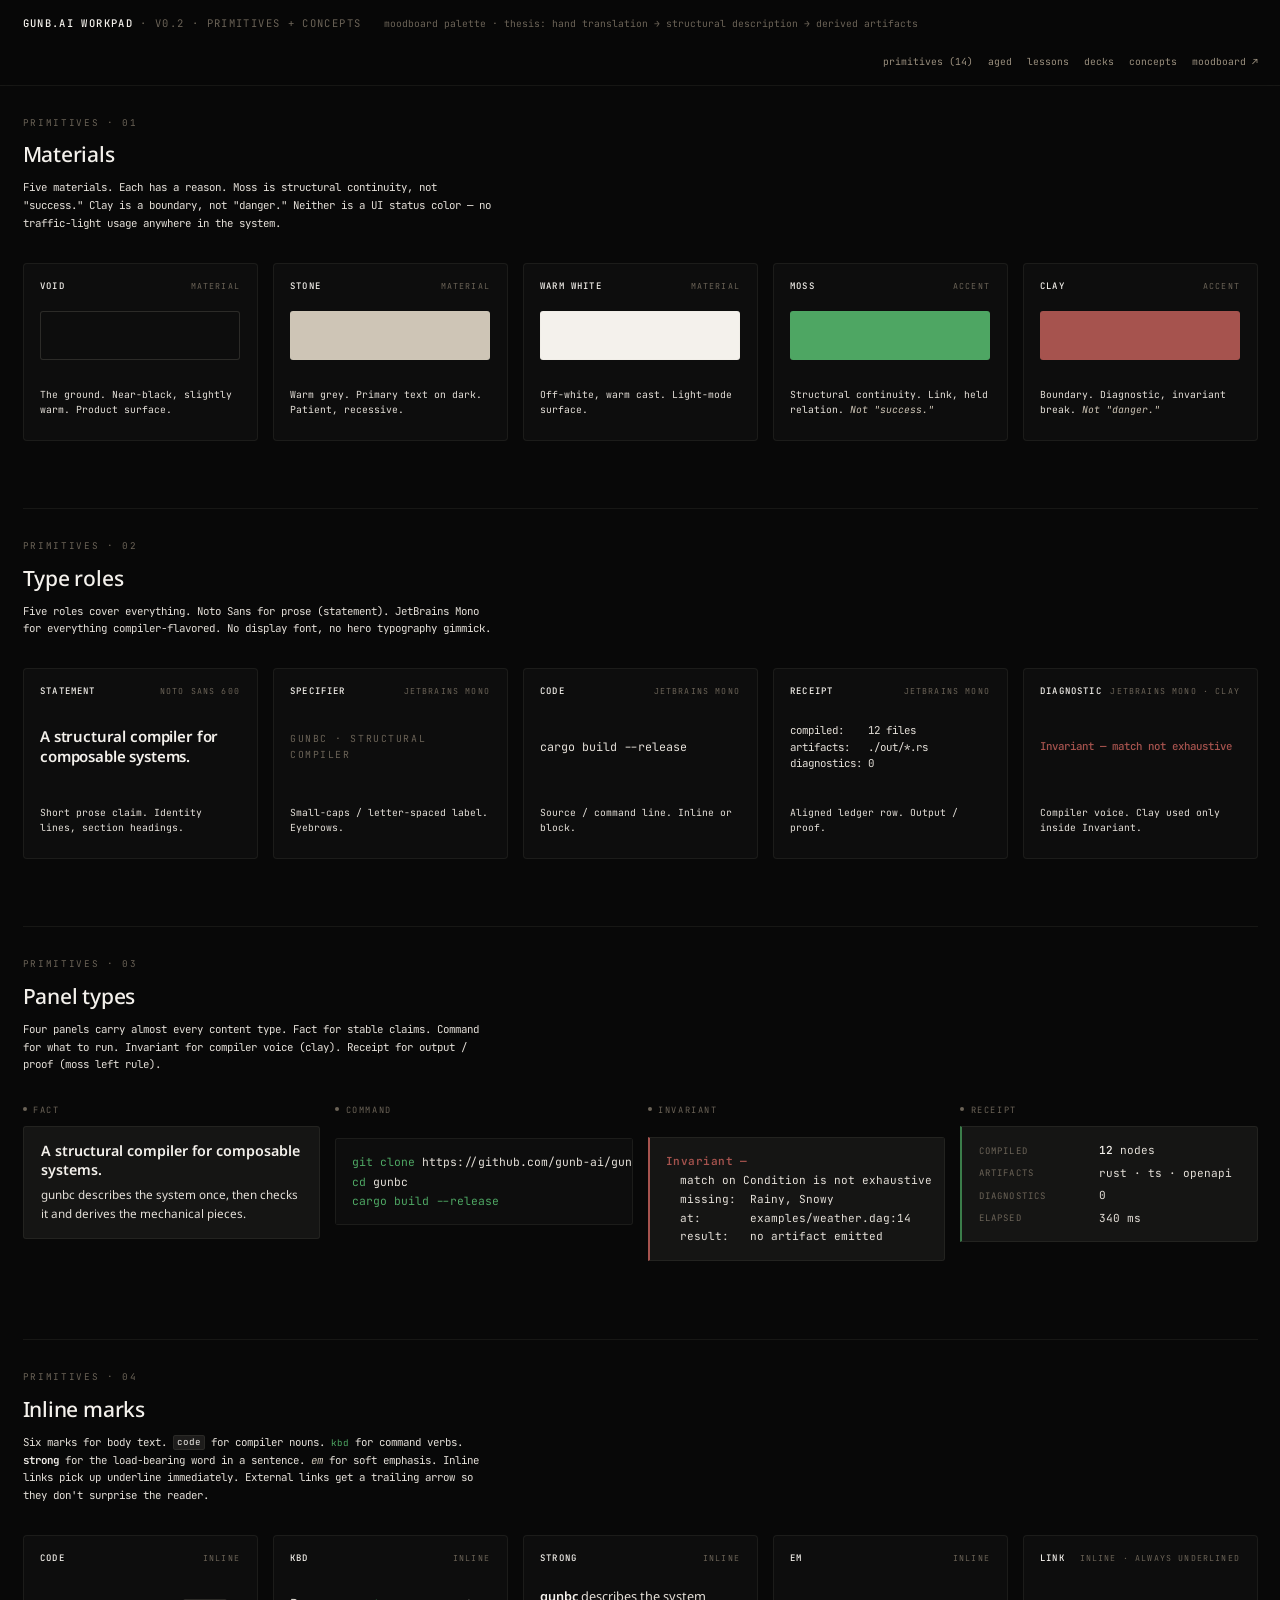
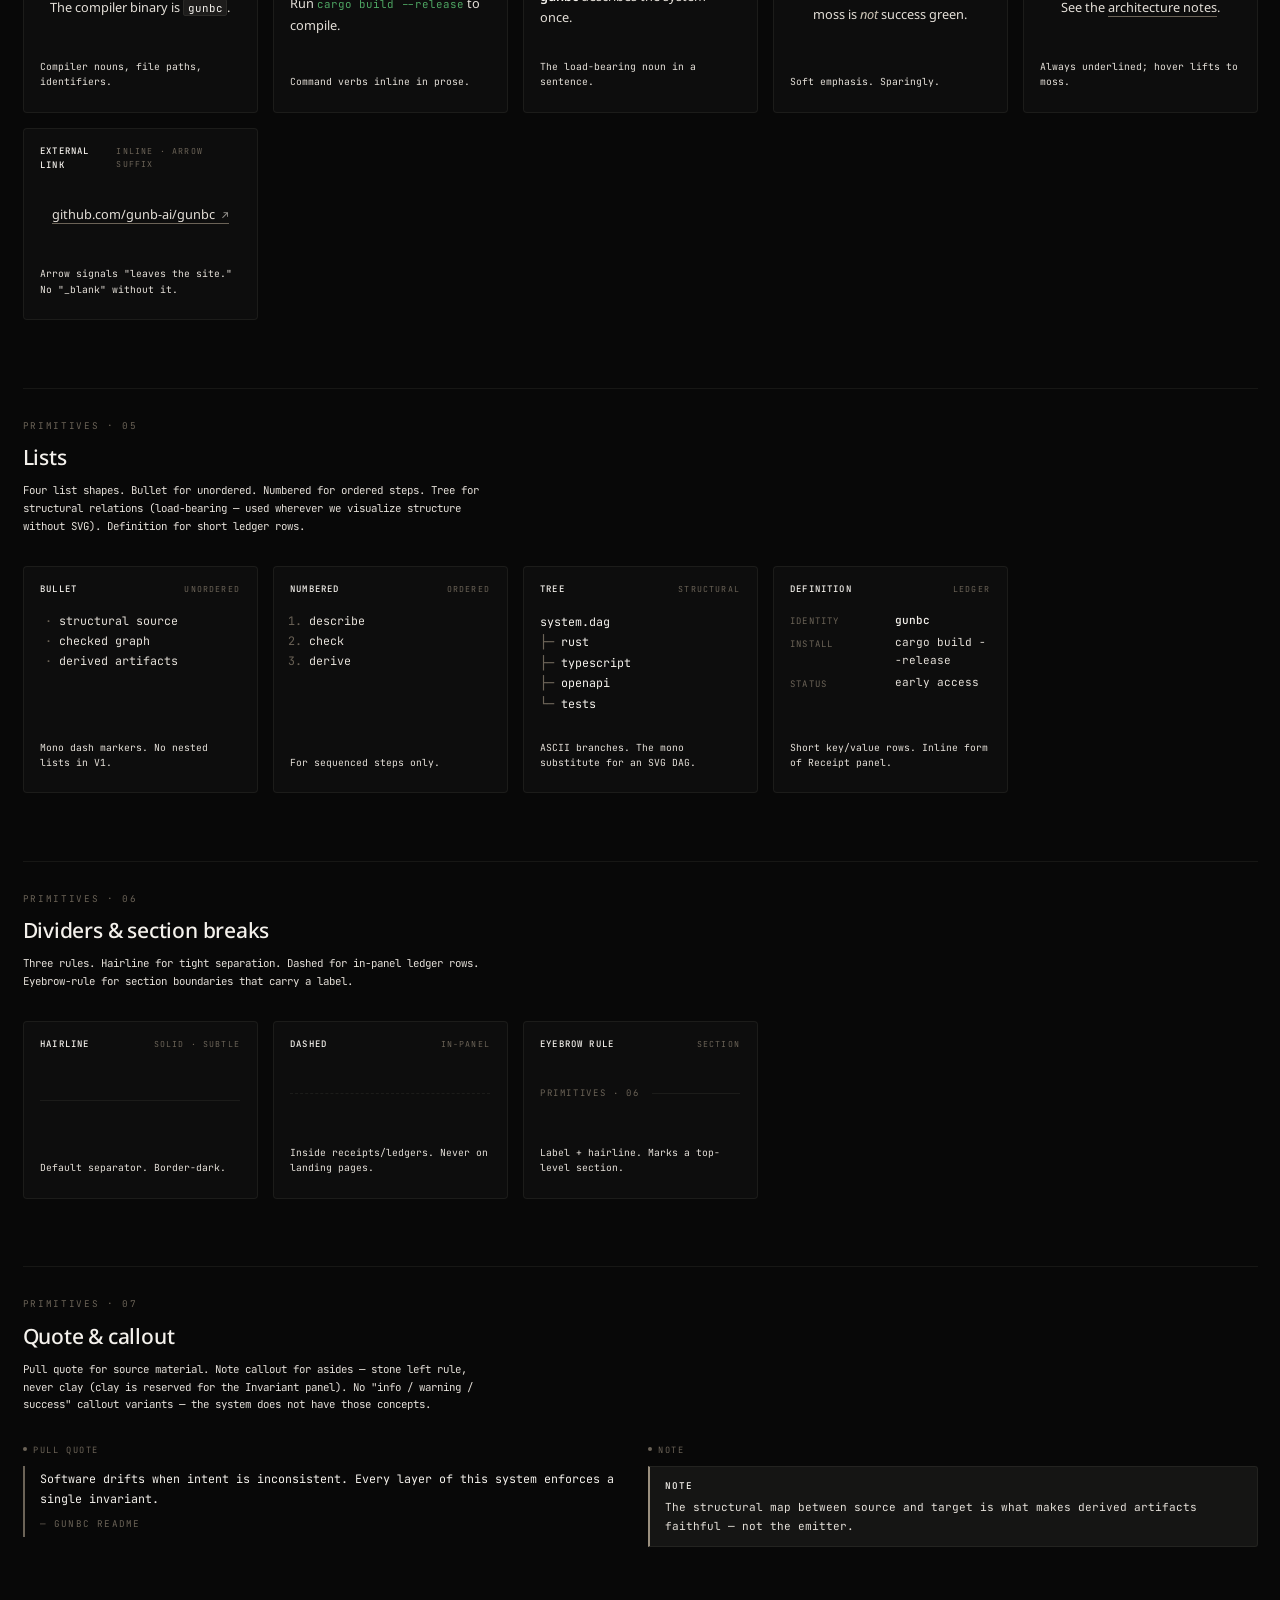
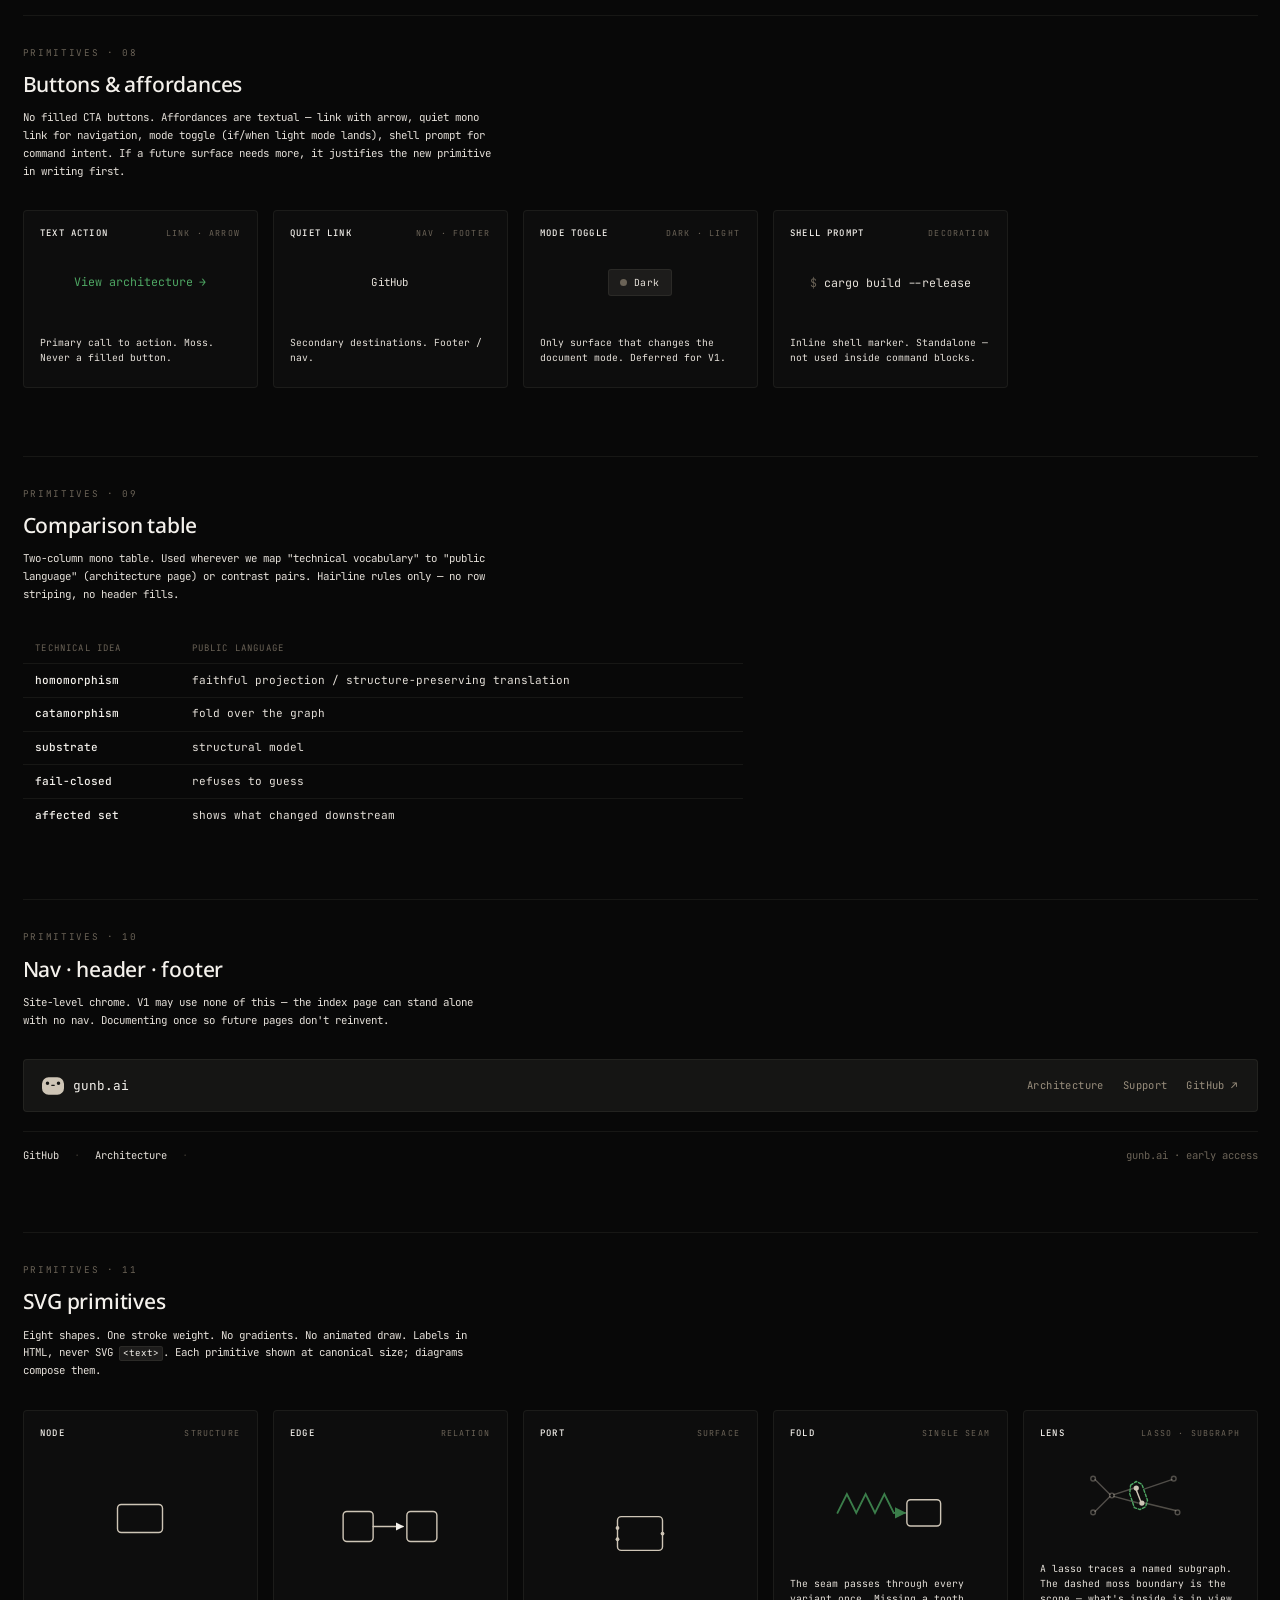
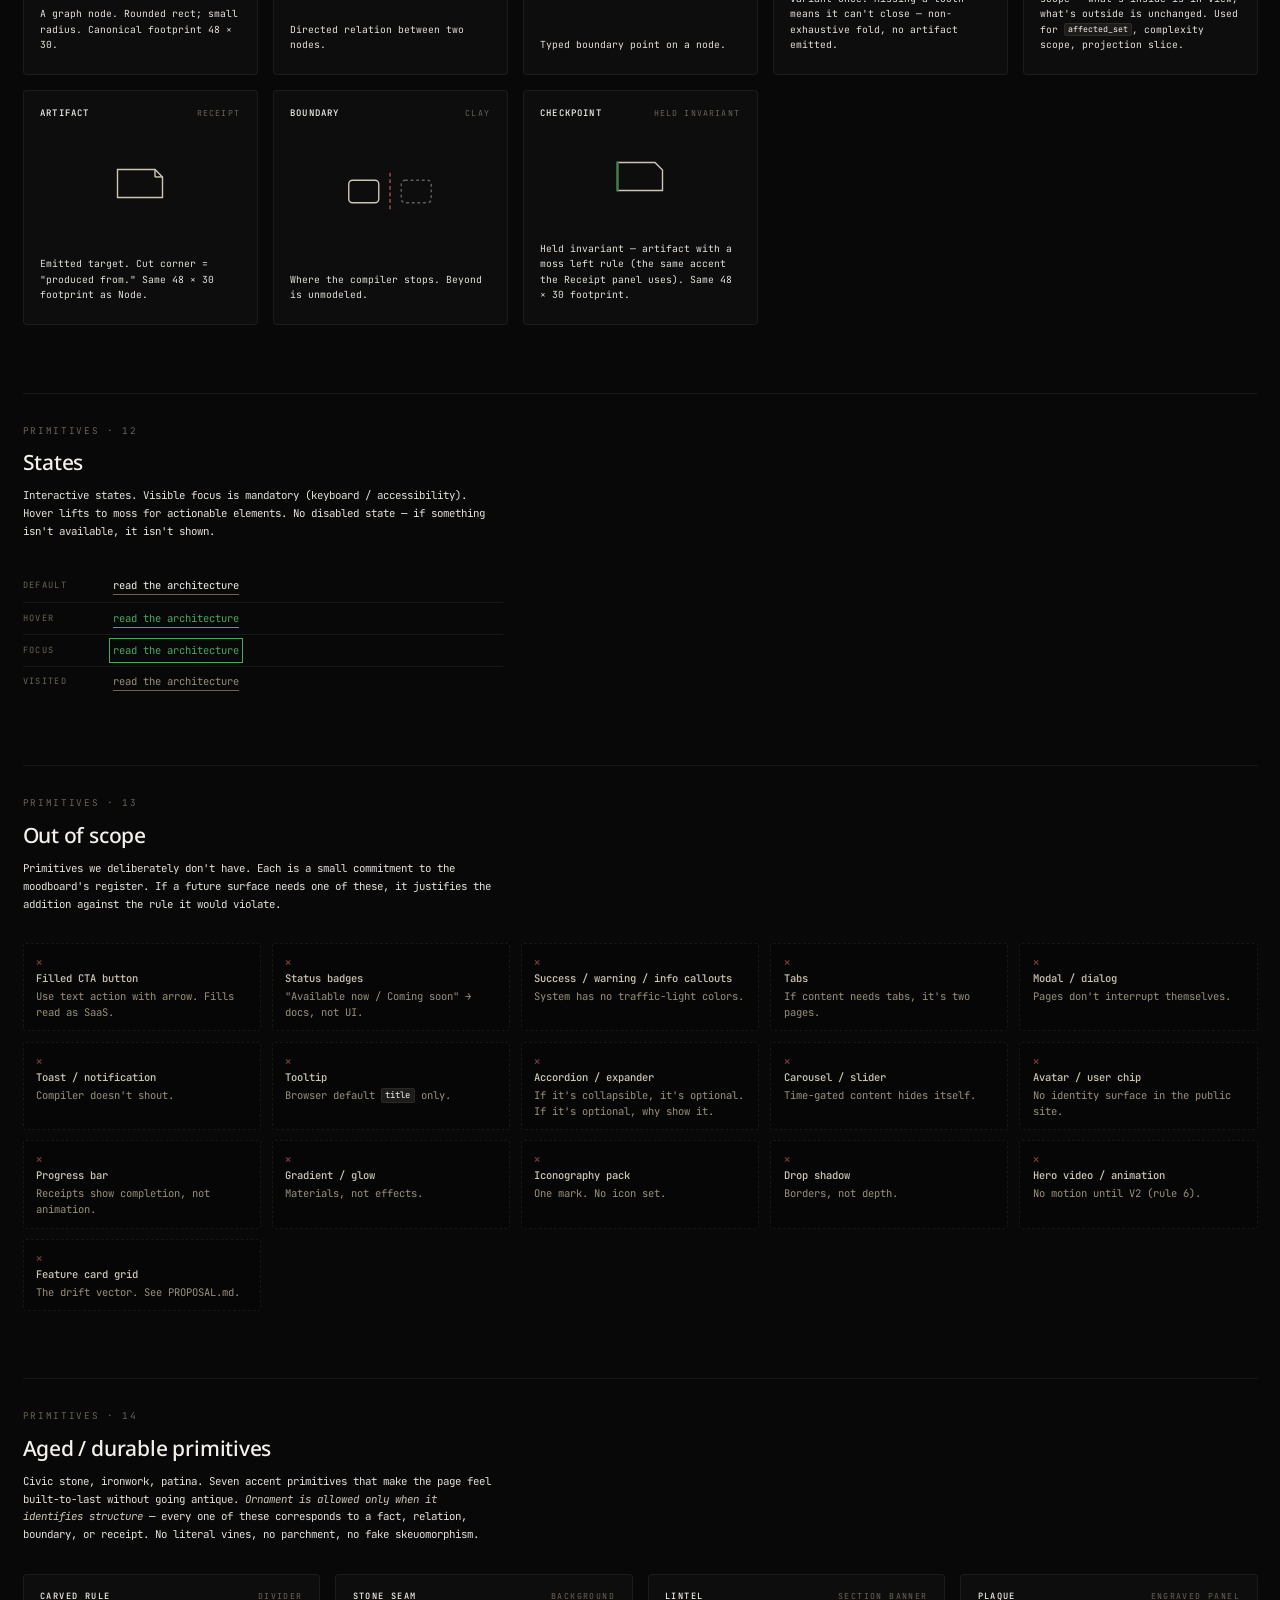
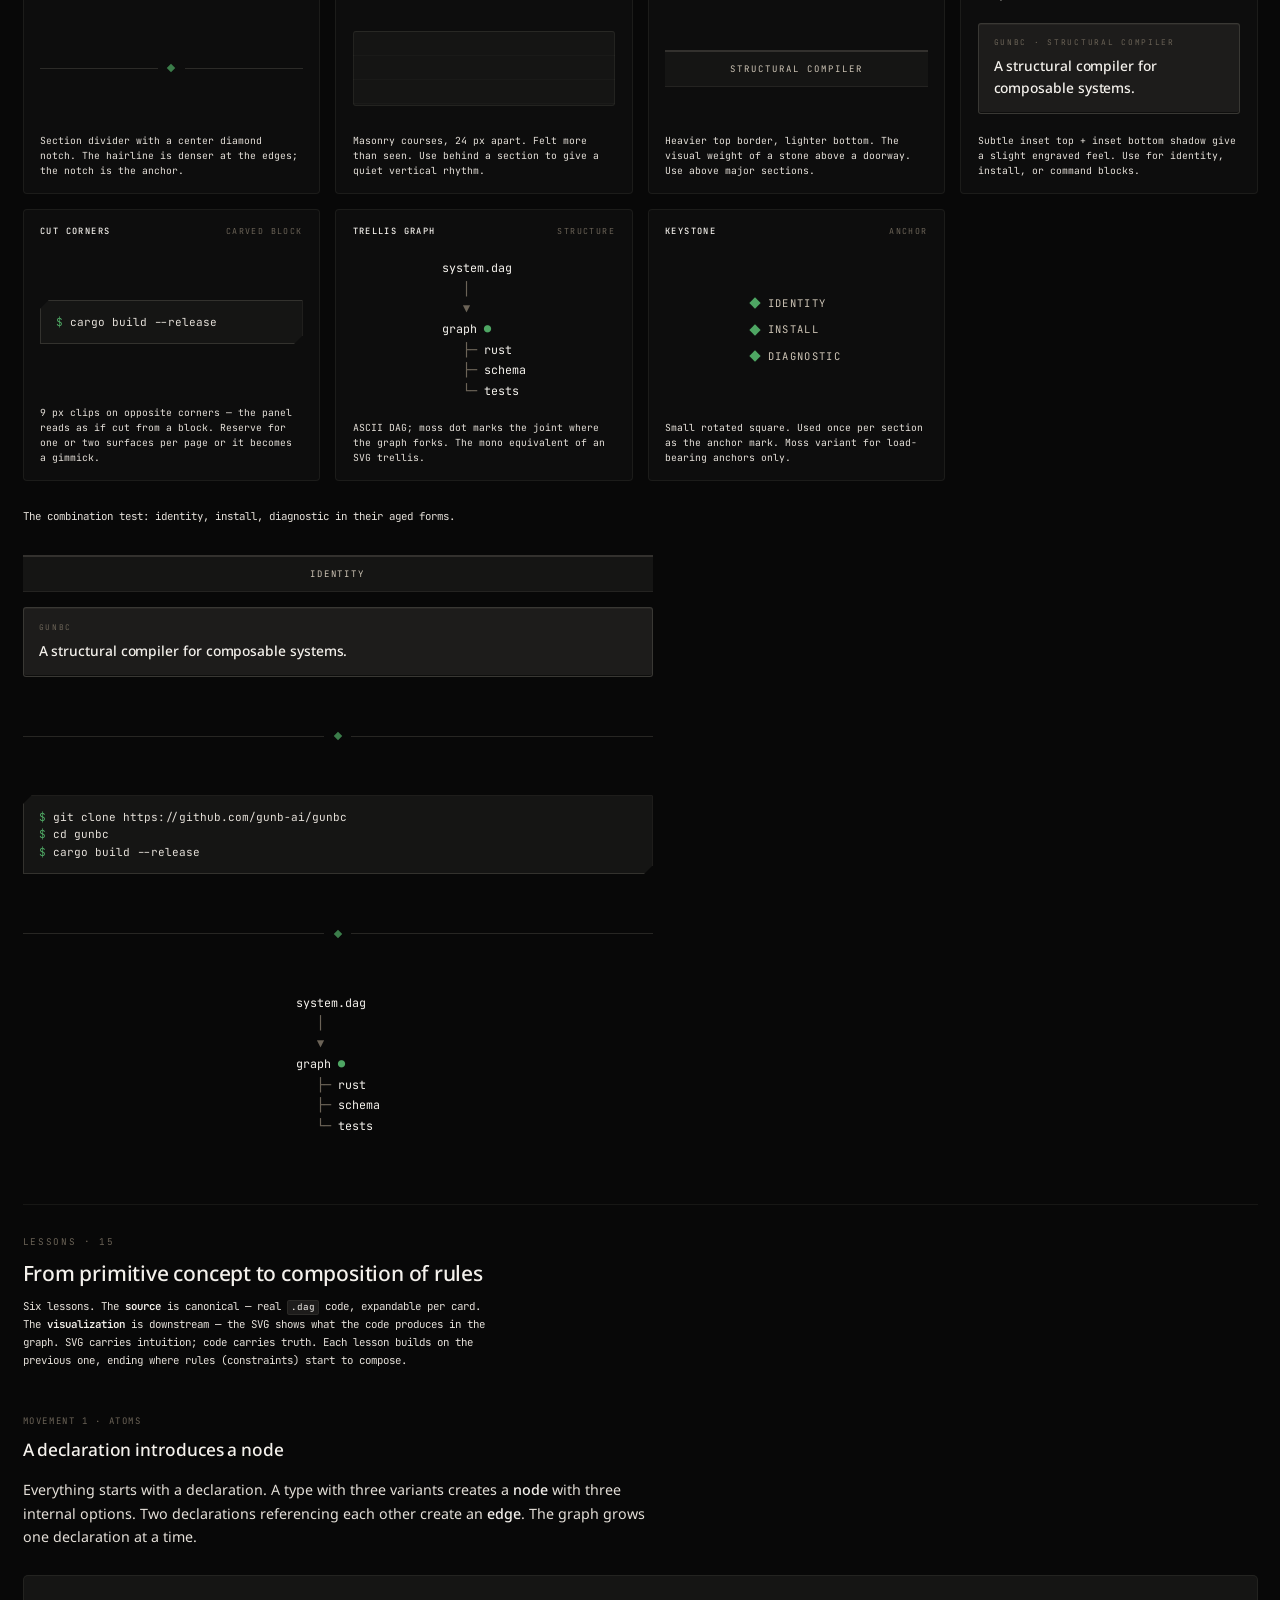
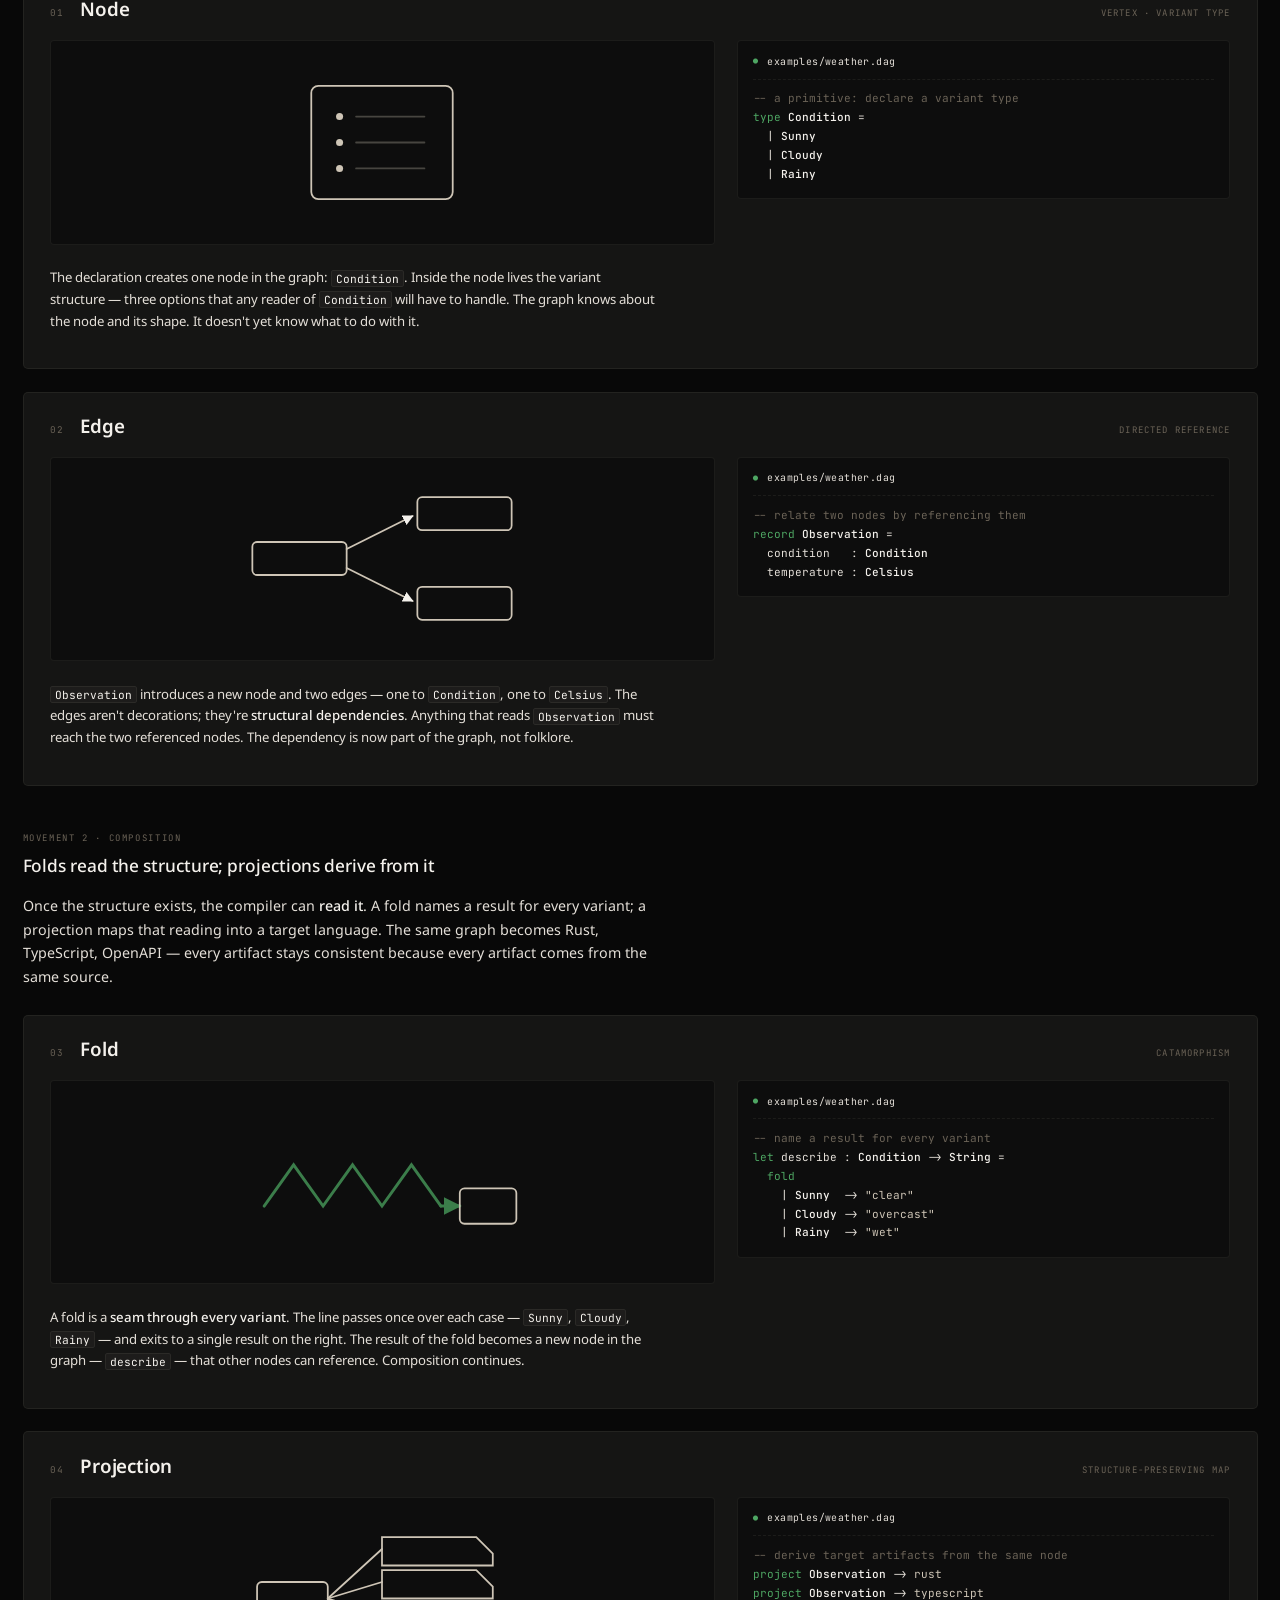
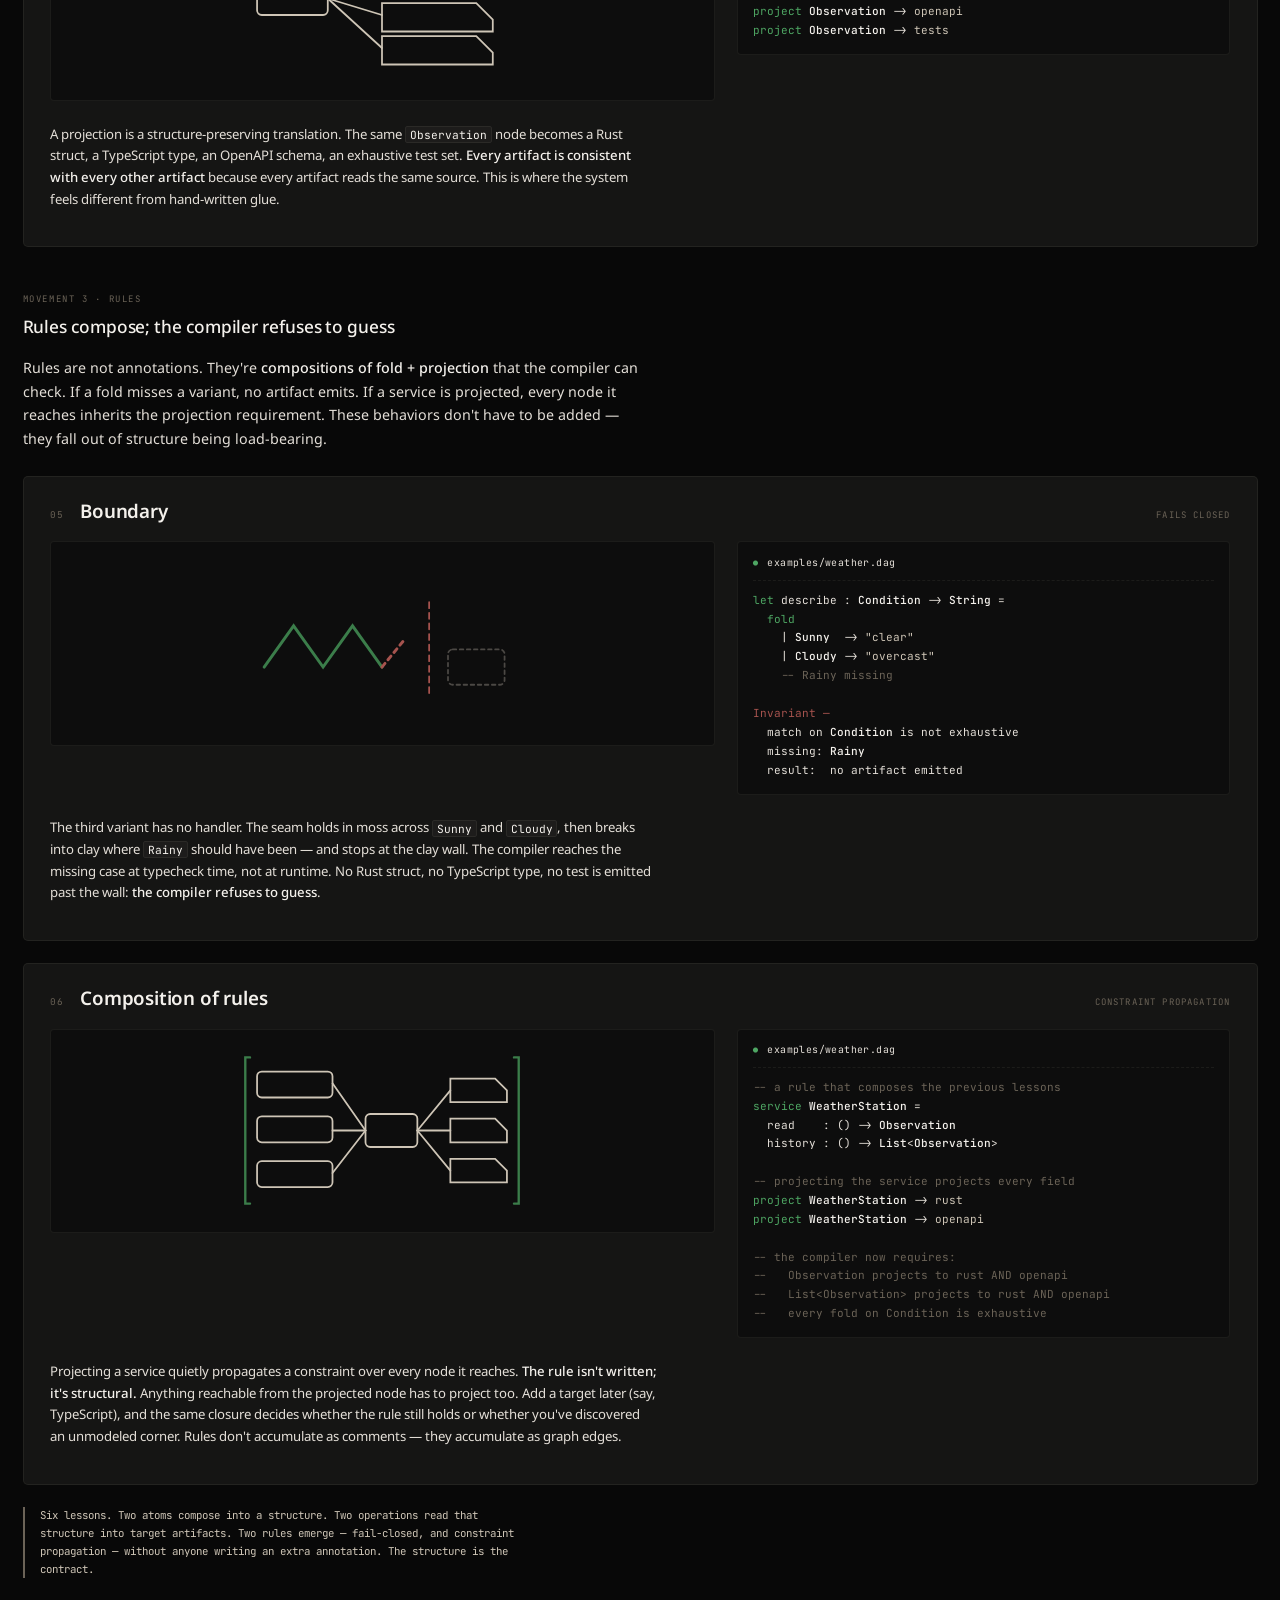
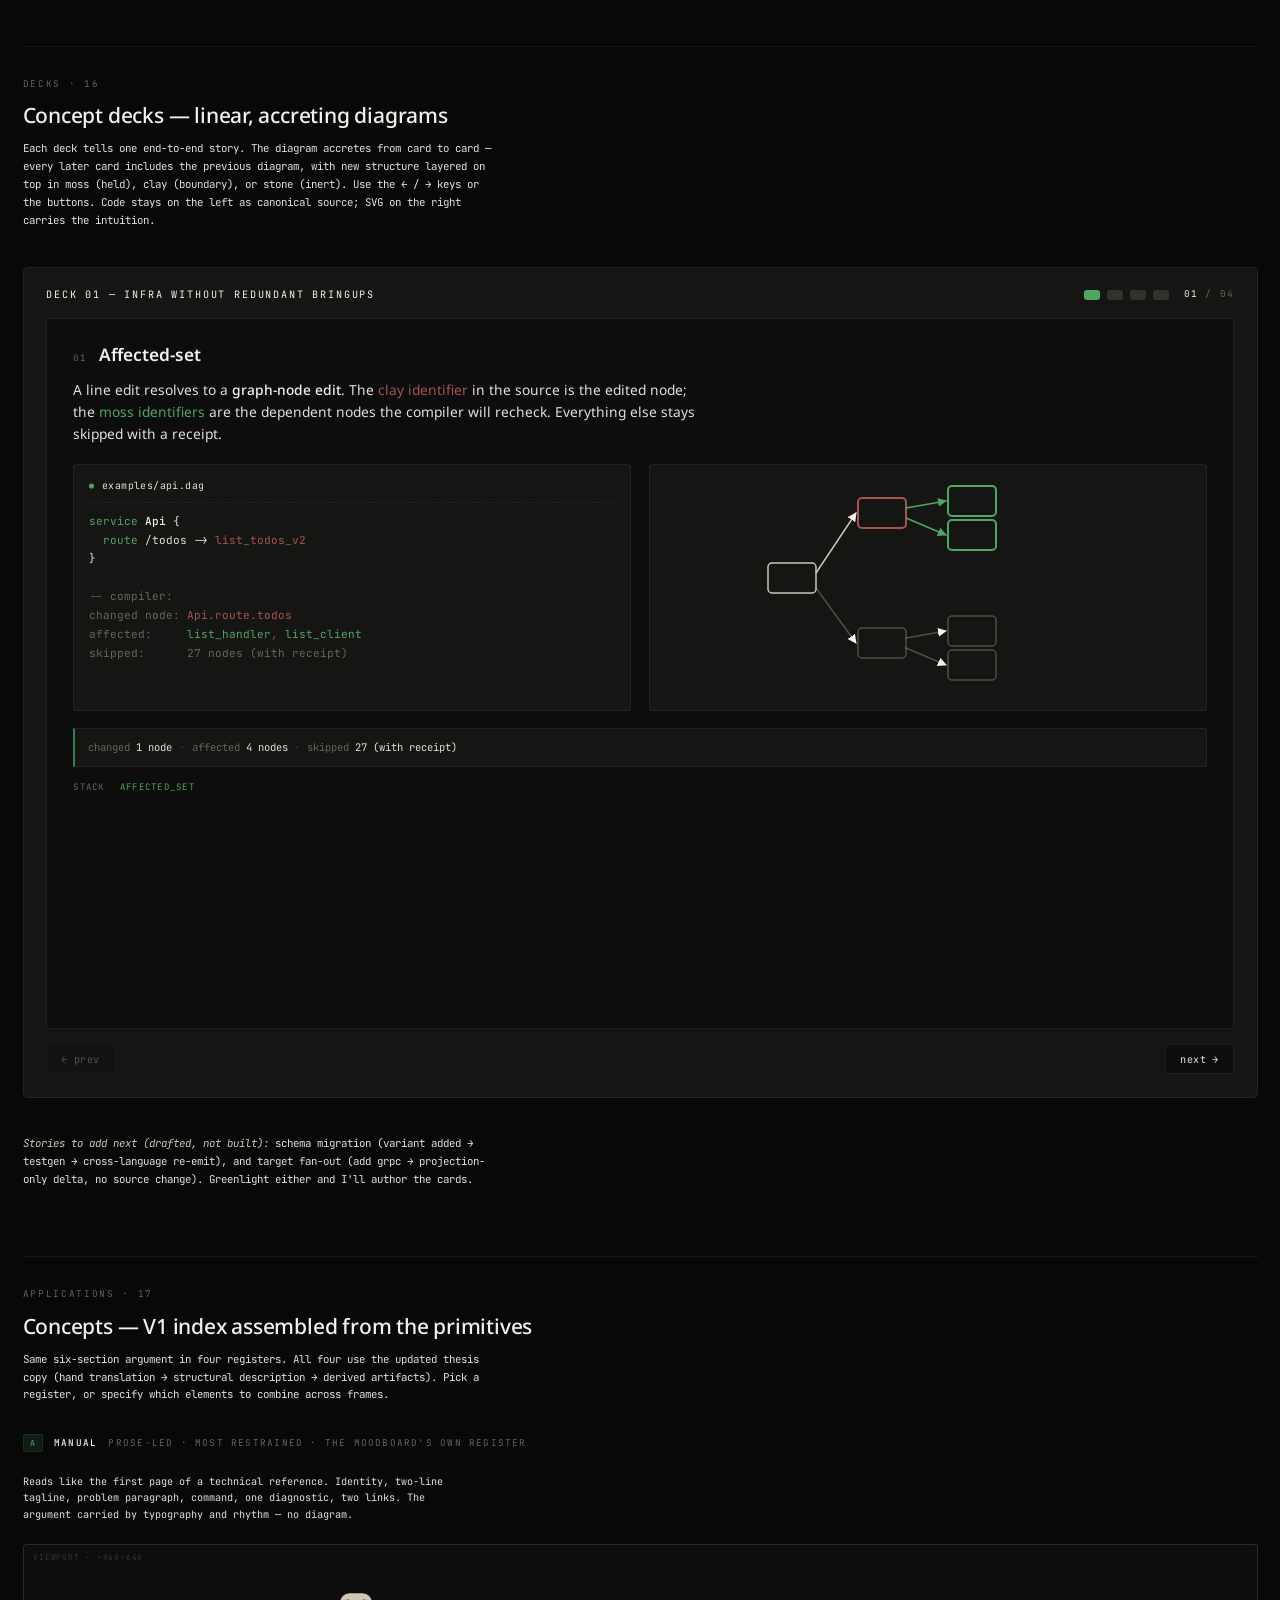
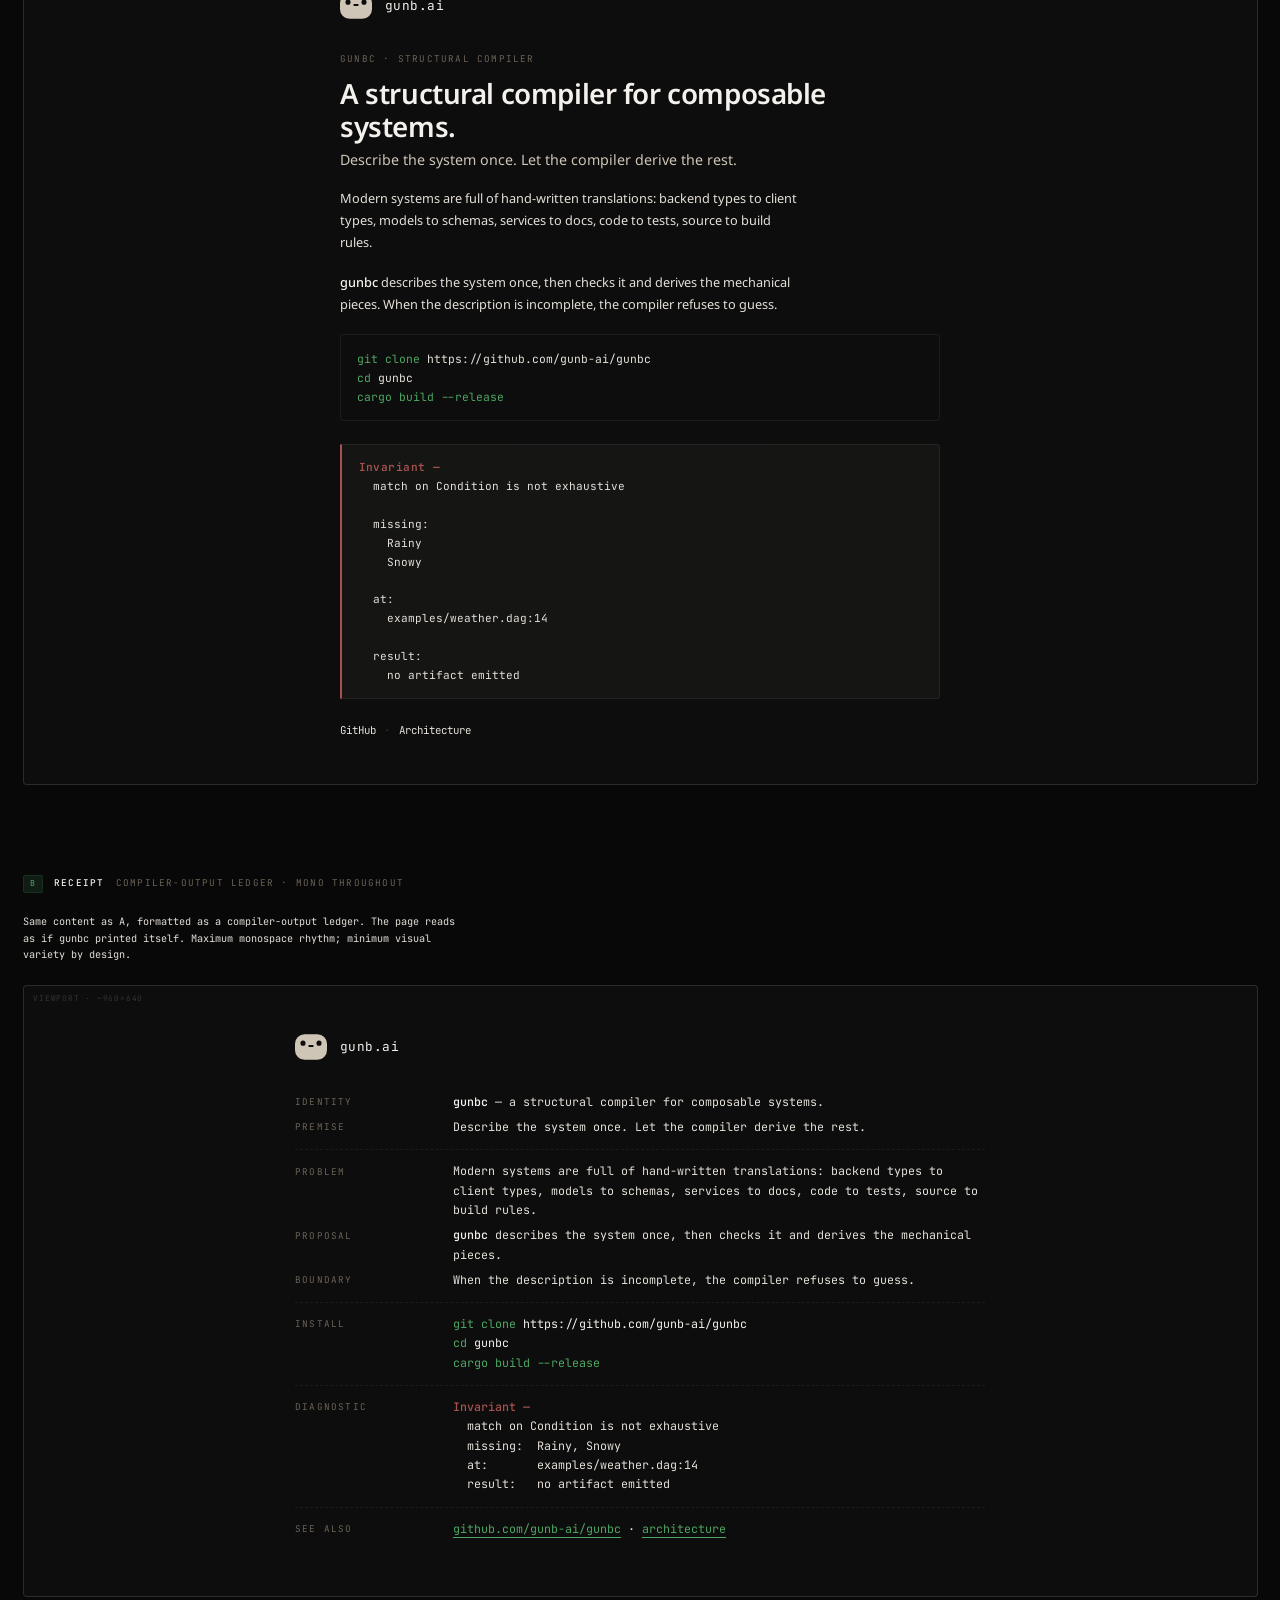
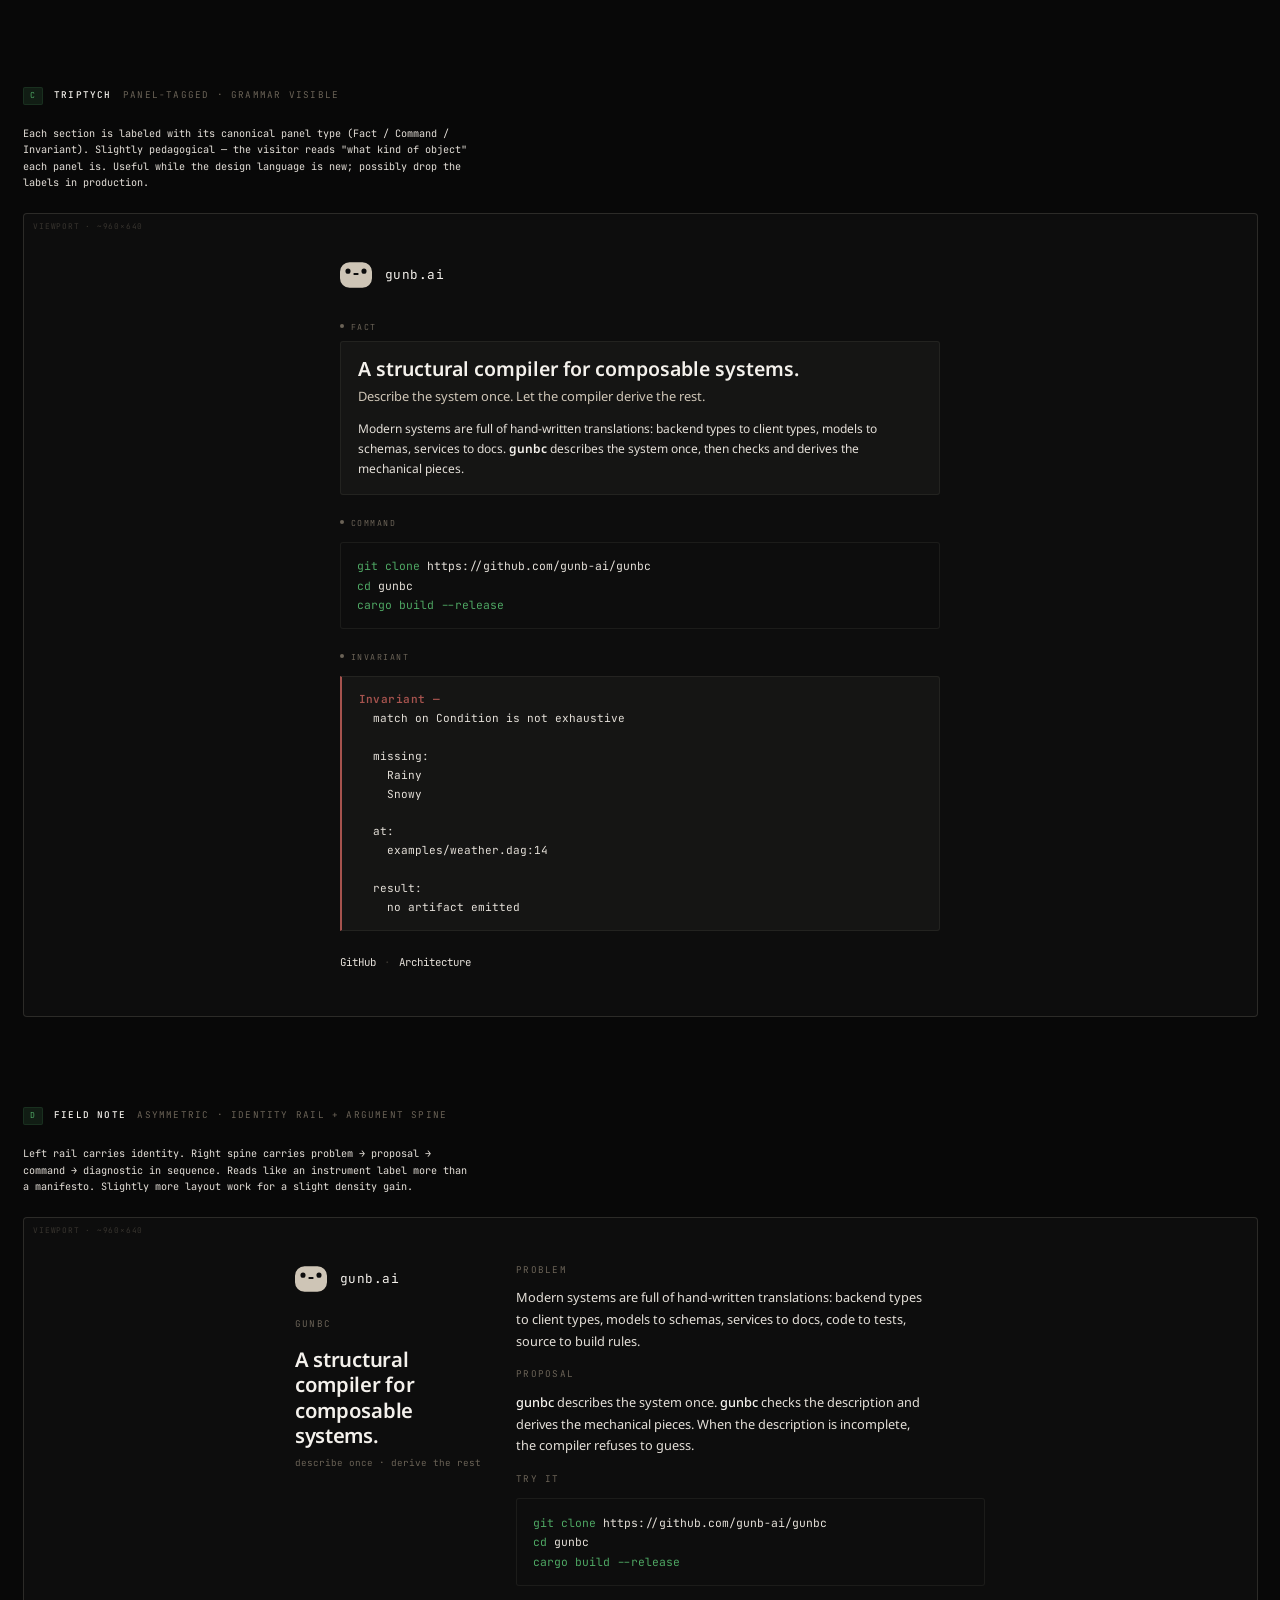
<file: workpad.html>
<!DOCTYPE html>
<html lang="en">
<head>
  <meta charset="utf-8" />
  <meta name="viewport" content="width=device-width, initial-scale=1" />
  <title>gunb.ai · workpad · primitives + concepts</title>
  <link rel="icon" type="image/svg+xml" href="assets/mark.svg" />
  <link rel="preconnect" href="https://fonts.googleapis.com" />
  <link rel="preconnect" href="https://fonts.gstatic.com" crossorigin />
  <link href="https://fonts.googleapis.com/css2?family=JetBrains+Mono:wght@400;500&family=Noto+Sans:wght@400;500;600&display=swap" rel="stylesheet" />
  <link rel="stylesheet" href="assets/site.css" />
  <style>
    /* Page-specific styles only — shared tokens + base live in /assets/site.css. */

    /* Workpad-specific overrides on top of the base */
    :root {
      --stroke: 1.5px;   /* canonical SVG primitive stroke weight */
    }
    html {
      background: hsl(var(--hue-warm), 0%, 3%);  /* slightly darker than --void for the workpad surface */
      color: var(--warm-white);
      font-size: 15px;
    }
    body { min-height: 100vh; }

    /* ── Workpad chrome ── */

    .workpad-header {
      position: sticky; top: 0; z-index: 10;
      backdrop-filter: blur(8px);
      background: hsla(var(--hue-warm), 0%, 3%, 0.85);
      border-bottom: 1px solid var(--border-dark);
      padding: 1rem 1.5rem;
      display: flex; align-items: baseline; gap: 1.5rem; flex-wrap: wrap;
    }
    .workpad-title {
      font-family: var(--font-mono); font-size: 0.7rem;
      letter-spacing: 0.13em; text-transform: uppercase;
      color: var(--stone-faint);
    }
    .workpad-title strong { color: var(--warm-white); font-weight: 500; }
    .workpad-meta {
      font-family: var(--font-mono); font-size: 0.65rem;
      color: var(--stone-faint);
    }
    .workpad-meta a { color: var(--moss); text-decoration: none; border-bottom: 1px solid transparent; }
    .workpad-meta a:hover { border-bottom-color: currentColor; }
    .workpad-nav {
      margin-left: auto;
      font-family: var(--font-mono); font-size: 0.65rem;
      display: flex; gap: 1rem;
    }
    .workpad-nav a { color: var(--stone-dim); text-decoration: none; }
    .workpad-nav a:hover { color: var(--warm-white); }

    .workpad-canvas {
      padding: 2rem 1.5rem 5rem;
      max-width: 96rem;
      margin: 0 auto;
    }

    .pad-section {
      margin-top: 4.5rem;
      padding-top: 2rem;
      border-top: 1px solid var(--border-dark);
    }
    .pad-section:first-child { margin-top: 0; border-top: none; padding-top: 0; }
    .pad-section-label {
      display: block;
      font-family: var(--font-mono); font-size: 0.62rem;
      letter-spacing: 0.18em; text-transform: uppercase;
      color: var(--stone-faint);
      margin-bottom: 0.5rem;
    }
    .pad-section-title {
      font-family: var(--font-sans); font-weight: 500;
      font-size: 1.4rem;
      letter-spacing: -0.01em;
      margin: 0 0 0.5rem;
      color: var(--warm-white);
    }
    .pad-section-note {
      font-family: var(--font-mono); font-size: 0.72rem;
      color: var(--warm-white-dim); max-width: 44em;
      line-height: 1.65; margin: 0 0 2rem;
    }

    /* ── Primitive grid: each primitive in a labelled cell ── */

    .prim-grid {
      display: grid;
      gap: 1rem;
      grid-template-columns: repeat(auto-fill, minmax(15rem, 1fr));
      margin-bottom: 2.5rem;
    }
    .prim-cell {
      background: var(--void);
      border: 1px solid var(--border-dark);
      border-radius: 4px;
      padding: 1rem 1.1rem 0.85rem;
      display: flex; flex-direction: column;
      gap: 0.55rem;
    }
    .prim-cell-head {
      display: flex; align-items: baseline; justify-content: space-between;
      font-family: var(--font-mono); font-size: 0.6rem;
      letter-spacing: 0.13em; text-transform: uppercase;
    }
    .prim-cell-name { color: var(--warm-white); font-weight: 500; }
    .prim-cell-kind { color: var(--stone-faint); font-size: 0.55rem; }
    .prim-cell-body {
      flex: 1;
      min-height: 4.5rem;
      display: flex; align-items: center; justify-content: center;
      padding: 0.5rem 0;
    }
    .prim-cell-note {
      font-family: var(--font-mono); font-size: 0.65rem;
      color: var(--warm-white-dim);
      line-height: 1.55;
    }

    /* ── Materials swatches ── */

    .material-swatch {
      width: 100%; height: 3.25rem;
      border-radius: 3px;
      border: 1px solid var(--border-dark);
    }
    .swatch-void        { background: var(--void); border-color: var(--border-dark-strong); }
    .swatch-stone       { background: var(--stone); }
    .swatch-warm-white  { background: var(--warm-white); }
    .swatch-moss        { background: var(--moss); border-color: transparent; }
    .swatch-clay        { background: var(--clay); border-color: transparent; }

    /* ── Type roles ── */

    .type-sample {
      padding: 0.5rem 0;
      width: 100%;
    }
    .type-statement { font-family: var(--font-sans); font-weight: 600; font-size: 1rem; line-height: 1.3; letter-spacing: -0.01em; color: var(--warm-white); }
    .type-specifier { font-family: var(--font-mono); font-size: 0.65rem; letter-spacing: 0.16em; text-transform: uppercase; color: var(--stone-faint); }
    .type-code      { font-family: var(--font-mono); font-size: 0.78rem; color: var(--warm-white-dim); }
    .type-receipt   { font-family: var(--font-mono); font-size: 0.72rem; color: var(--warm-white-dim); white-space: pre; line-height: 1.55; }
    .type-diagnostic{ font-family: var(--font-mono); font-size: 0.72rem; color: var(--clay); font-weight: 500; }

    /* ── Panel proofs ── */

    .panel-row {
      display: grid; gap: 1rem;
      grid-template-columns: repeat(auto-fit, minmax(18rem, 1fr));
      margin-bottom: 2.5rem;
    }
    .panel-proof {
      display: flex; flex-direction: column; gap: 0.55rem;
    }
    .panel-proof-tag {
      font-family: var(--font-mono); font-size: 0.58rem;
      letter-spacing: 0.18em; text-transform: uppercase;
      color: var(--stone-faint);
    }
    .panel-proof-tag .dot {
      display: inline-block; width: 4px; height: 4px;
      background: var(--stone-faint); border-radius: 50%;
      vertical-align: 2px; margin-right: 0.45rem;
    }

    .panel-fact {
      border: 1px solid var(--border-dark);
      border-radius: 3px;
      padding: 1rem 1.15rem;
      background: var(--void-up);
    }
    .panel-fact .head {
      font-family: var(--font-sans); font-weight: 600;
      font-size: 0.95rem; line-height: 1.3;
      color: var(--warm-white); margin: 0 0 0.4rem;
    }
    .panel-fact .body {
      font-family: var(--font-sans); font-size: 0.78rem;
      line-height: 1.6; color: var(--warm-white-dim); margin: 0;
    }

    .panel-command {
      font-family: var(--font-mono); font-size: 0.76rem;
      line-height: 1.7;
      background: var(--void);
      border: 1px solid var(--border-dark);
      border-radius: 3px;
      padding: 0.9rem 1.05rem;
      color: var(--warm-white-dim);
      white-space: pre;
      overflow-x: auto;
    }
    .panel-command .kbd { color: var(--moss); }

    .panel-invariant {
      font-family: var(--font-mono); font-size: 0.74rem;
      line-height: 1.7;
      background: var(--void-up);
      border: 1px solid var(--border-dark);
      border-left: 2px solid var(--clay);
      border-radius: 0 3px 3px 0;
      padding: 0.9rem 1.1rem;
      color: var(--warm-white-dim);
      white-space: pre;
      overflow-x: auto;
    }
    .panel-invariant .title {
      color: var(--clay); font-weight: 600; letter-spacing: 0.04em;
    }

    .panel-receipt {
      font-family: var(--font-mono); font-size: 0.74rem;
      line-height: 1.7;
      background: var(--void-up);
      border: 1px solid var(--border-dark);
      border-left: 2px solid var(--moss-dim);
      border-radius: 0 3px 3px 0;
      padding: 0.9rem 1.1rem;
      color: var(--warm-white-dim);
    }
    .panel-receipt dl { margin: 0; display: grid; grid-template-columns: 7rem 1fr; gap: 0.25rem 1rem; }
    .panel-receipt dt { color: var(--stone-faint); font-size: 0.6rem; letter-spacing: 0.13em; text-transform: uppercase; padding-top: 0.18rem; }
    .panel-receipt dd { margin: 0; color: var(--warm-white-dim); }
    .panel-receipt dd strong { color: var(--warm-white); font-weight: 500; }

    /* ── Inline marks ── */

    .inline-demo {
      font-family: var(--font-sans); font-size: 0.85rem;
      line-height: 1.7; color: var(--warm-white-dim);
    }
    code, .code-inline {
      font-family: var(--font-mono); font-size: 0.85em;
      background: var(--void-up2);
      border: 1px solid var(--border-dark);
      border-radius: 2px;
      padding: 0.05em 0.35em;
      color: var(--warm-white);
    }
    kbd, .kbd-inline {
      font-family: var(--font-mono); font-size: 0.85em;
      color: var(--moss);
      padding: 0;
    }
    strong, .mark-strong { color: var(--warm-white); font-weight: 600; }
    em, .mark-em { color: var(--stone); font-style: italic; }
    .link-inline {
      color: inherit;
      text-decoration: none;
      border-bottom: 1px solid var(--stone-faint);
      transition: border-color 0.15s, color 0.15s;
    }
    .link-inline:hover { color: var(--moss); border-bottom-color: var(--moss); }
    .link-external::after {
      content: " ↗"; font-family: var(--font-mono);
      opacity: 0.65; font-size: 0.85em;
    }

    /* ── Lists ── */

    .list-bullet, .list-numbered {
      font-family: var(--font-mono); font-size: 0.78rem;
      line-height: 1.7; color: var(--warm-white-dim);
      margin: 0; padding: 0 0 0 1.25rem;
    }
    .list-bullet li::marker { color: var(--stone-faint); content: "· "; }
    .list-numbered li::marker { color: var(--stone-faint); font-feature-settings: "tnum"; }
    .list-tree {
      font-family: var(--font-mono); font-size: 0.78rem;
      line-height: 1.75; color: var(--warm-white-dim);
      margin: 0; white-space: pre;
    }
    .list-tree .branch { color: var(--stone-faint); }
    .list-tree .leaf   { color: var(--warm-white); }
    .list-defs {
      font-family: var(--font-mono); font-size: 0.74rem;
      display: grid; grid-template-columns: 6rem 1fr;
      gap: 0.3rem 1rem; margin: 0;
    }
    .list-defs dt {
      color: var(--stone-faint); font-size: 0.6rem;
      letter-spacing: 0.13em; text-transform: uppercase;
      padding-top: 0.18rem;
    }
    .list-defs dd { margin: 0; color: var(--warm-white-dim); }
    .list-defs dd strong { color: var(--warm-white); font-weight: 500; }

    /* ── Dividers ── */

    .div-hairline {
      width: 100%; height: 0; border-top: 1px solid var(--border-dark);
    }
    .div-dashed {
      width: 100%; height: 0; border-top: 1px dashed var(--border-dark);
    }
    .div-eyebrow-rule {
      display: flex; align-items: center; gap: 0.85rem;
      width: 100%;
      font-family: var(--font-mono); font-size: 0.6rem;
      letter-spacing: 0.18em; text-transform: uppercase;
      color: var(--stone-faint);
    }
    .div-eyebrow-rule::after {
      content: ""; flex: 1; border-top: 1px solid var(--border-dark);
    }

    /* ── Quote / callout ── */

    .quote-pull {
      font-family: var(--font-mono); font-size: 0.78rem;
      line-height: 1.7;
      border-left: 2px solid var(--stone-faint);
      padding: 0.25rem 0 0.25rem 1rem;
      color: var(--warm-white);
      margin: 0;
    }
    .quote-pull cite {
      display: block;
      font-style: normal;
      font-size: 0.62rem; letter-spacing: 0.13em; text-transform: uppercase;
      color: var(--stone-faint); margin-top: 0.5rem;
    }
    .callout-note {
      font-family: var(--font-mono); font-size: 0.74rem;
      line-height: 1.65;
      background: var(--void-up);
      border: 1px solid var(--border-dark);
      border-left: 2px solid var(--stone-dim);
      border-radius: 0 3px 3px 0;
      padding: 0.75rem 1rem;
      color: var(--warm-white-dim);
    }
    .callout-note .head {
      color: var(--warm-white); font-weight: 500;
      font-size: 0.62rem; letter-spacing: 0.13em; text-transform: uppercase;
      margin-bottom: 0.3rem;
    }

    /* ── Buttons & affordances ── */

    .btn-text {
      display: inline-flex; align-items: center; gap: 0.4rem;
      font-family: var(--font-mono); font-size: 0.78rem;
      color: var(--moss);
      text-decoration: none;
      border-bottom: 1px solid transparent;
      transition: border-color 0.15s, opacity 0.15s;
      padding: 0;
      background: none; border-top: none; border-left: none; border-right: none;
      cursor: pointer;
    }
    .btn-text:hover { border-bottom-color: var(--moss); }
    .btn-text:focus-visible { outline: 1px solid var(--moss); outline-offset: 3px; }
    .btn-text .arrow { font-family: var(--font-mono); }

    .btn-link-quiet {
      font-family: var(--font-mono); font-size: 0.72rem;
      color: var(--warm-white-dim);
      text-decoration: none;
      border-bottom: 1px solid transparent;
      transition: border-color 0.15s, color 0.15s;
      letter-spacing: 0.02em;
    }
    .btn-link-quiet:hover { color: var(--moss); border-bottom-color: currentColor; }

    .btn-mode {
      display: inline-flex; align-items: center; gap: 0.45rem;
      padding: 0.4rem 0.7rem;
      background: var(--void-up2);
      border: 1px solid var(--border-dark);
      border-radius: 3px;
      color: var(--warm-white-dim);
      font-family: var(--font-mono); font-size: 0.65rem;
      letter-spacing: 0.06em;
      cursor: pointer;
      transition: border-color 0.15s, color 0.15s;
    }
    .btn-mode:hover { color: var(--warm-white); border-color: var(--stone-faint); }
    .btn-mode .dot {
      width: 7px; height: 7px; border-radius: 50%;
      background: var(--stone-faint);
    }

    .prompt {
      font-family: var(--font-mono); font-size: 0.78rem;
      color: var(--warm-white-dim);
    }
    .prompt::before {
      content: "$ "; color: var(--stone-faint);
    }

    /* ── Comparison table ── */

    .cmp-table {
      width: 100%; border-collapse: collapse;
      font-family: var(--font-mono); font-size: 0.74rem;
    }
    .cmp-table th, .cmp-table td {
      text-align: left; padding: 0.5rem 0.85rem;
      border-bottom: 1px solid var(--border-dark);
      color: var(--warm-white-dim);
      vertical-align: top;
    }
    .cmp-table th {
      color: var(--stone-faint); font-weight: 400;
      font-size: 0.6rem; letter-spacing: 0.13em; text-transform: uppercase;
    }
    .cmp-table td strong { color: var(--warm-white); font-weight: 500; }
    .cmp-table tr:last-child td { border-bottom: none; }

    /* ── Nav · header · footer ── */

    .demo-nav {
      display: flex; align-items: center; gap: 1.5rem;
      padding: 0.95rem 1.25rem;
      background: var(--void-up);
      border: 1px solid var(--border-dark);
      border-radius: 4px;
    }
    .demo-nav-left {
      display: flex; align-items: center; gap: 0.6rem;
      color: var(--warm-white);
    }
    .demo-nav-left svg { width: 22px; height: 22px; color: var(--stone); }
    .demo-nav-left .wm { font-family: var(--font-mono); font-size: 0.85rem; }
    .demo-nav-right {
      margin-left: auto;
      display: flex; gap: 1.25rem;
    }
    .demo-nav-right a {
      font-family: var(--font-mono); font-size: 0.7rem;
      color: var(--stone-dim); text-decoration: none;
      letter-spacing: 0.04em;
      transition: color 0.15s;
    }
    .demo-nav-right a:hover { color: var(--warm-white); }

    .demo-footer {
      display: flex; gap: 1rem; align-items: baseline;
      padding-top: 1rem;
      border-top: 1px solid var(--border-dark);
      font-family: var(--font-mono); font-size: 0.7rem;
      color: var(--stone-faint);
    }
    .demo-footer a { color: var(--warm-white-dim); text-decoration: none; border-bottom: 1px solid transparent; transition: border-color 0.15s, color 0.15s; }
    .demo-footer a:hover { color: var(--moss); border-bottom-color: currentColor; }
    .demo-footer .sep { opacity: 0.45; }

    /* ── States ── */

    .state-row {
      display: grid; gap: 0.55rem;
      grid-template-columns: 5.5rem 1fr;
      align-items: center;
      font-family: var(--font-mono); font-size: 0.7rem;
      padding: 0.45rem 0;
      border-bottom: 1px solid var(--border-dark);
    }
    .state-row:last-child { border-bottom: none; }
    .state-row .name {
      color: var(--stone-faint); font-size: 0.58rem;
      letter-spacing: 0.16em; text-transform: uppercase;
    }
    .state-row .demo {
      display: inline-flex; align-items: center; gap: 0.5rem;
    }
    .state-static-hover { color: var(--moss); border-bottom: 1px solid var(--moss); }
    .state-static-focus { color: var(--moss); outline: 1px solid var(--moss); outline-offset: 3px; }

    /* ── Out of scope ── */

    .negative-grid {
      display: grid; gap: 0.7rem;
      grid-template-columns: repeat(auto-fill, minmax(15rem, 1fr));
    }
    .negative-cell {
      font-family: var(--font-mono); font-size: 0.7rem;
      color: var(--stone-dim);
      line-height: 1.55;
      padding: 0.65rem 0.85rem;
      border: 1px dashed var(--border-dark);
      border-radius: 3px;
      background: hsla(0,0%,0%,0.18);
    }
    .negative-cell .x {
      display: inline-block; margin-right: 0.4rem;
      color: var(--clay-dim); font-weight: 500;
    }
    .negative-cell strong {
      display: block; color: var(--stone); font-weight: 500;
      margin-bottom: 0.1rem;
    }

    /* ── SVG primitive cells ── */

    .svg-cell .prim-cell-body { min-height: 5.75rem; padding: 0.65rem 0; }
    .svg-cell svg {
      display: block;
      width: 8rem; height: 5rem;
      color: var(--stone);
      overflow: visible;
    }

    /* ── Aged / durable primitives ──
       Civic stone, ironwork, patina. Each one identifies structure: a
       fact, a relation, a boundary, or a receipt. Never decorative for
       its own sake. Reuse before adding. */

    .aged-grid {
      display: grid; gap: 1rem;
      grid-template-columns: repeat(auto-fill, minmax(17rem, 1fr));
    }
    .aged-cell {
      display: flex; flex-direction: column;
      background: var(--void);
      border: 1px solid var(--border-dark);
      border-radius: 4px;
      padding: 1rem 1.1rem 1rem;
      gap: 0.65rem;
    }
    .aged-cell-head {
      display: flex; align-items: baseline; justify-content: space-between;
      font-family: var(--font-mono); font-size: 0.58rem;
      letter-spacing: 0.16em; text-transform: uppercase;
    }
    .aged-cell-name { color: var(--warm-white); font-weight: 500; }
    .aged-cell-kind { color: var(--stone-faint); font-size: 0.55rem; }
    .aged-cell-body {
      flex: 1; min-height: 6rem;
      display: flex; align-items: center; justify-content: center;
      padding: 0.6rem 0;
    }
    .aged-cell-note {
      font-family: var(--font-mono); font-size: 0.65rem;
      line-height: 1.55; color: var(--warm-white-dim);
      margin: 0;
    }

    /* 1. Carved rule — divider with center diamond notch */
    .carved-rule {
      display: flex; align-items: center; gap: 0.7rem;
      width: 100%;
      color: var(--stone-faint);
    }
    .carved-rule::before, .carved-rule::after {
      content: ""; flex: 1; height: 0;
      border-top: 1px solid var(--border-dark-strong);
    }
    .carved-rule .notch {
      width: 6px; height: 6px;
      background: var(--moss-dim);
      transform: rotate(45deg);
    }

    /* 2. Stone seam — masonry-course horizontal lines, felt more than seen */
    .stone-seam {
      width: 100%; height: 5rem;
      background-image: linear-gradient(
        to bottom,
        transparent 0,
        transparent 23px,
        hsla(var(--hue-warm), 20%, 76%, 0.06) 24px,
        transparent 25px
      );
      background-size: 100% 24px;
      background-color: var(--void-up);
      border: 1px solid var(--border-dark);
      border-radius: 3px;
    }

    /* 3. Lintel — heavy top border, light bottom: section banner */
    .lintel {
      width: 100%;
      border-top: 2px solid var(--border-dark-strong);
      border-bottom: 1px solid var(--border-dark);
      padding: 0.65rem 0.5rem;
      font-family: var(--font-mono); font-size: 0.6rem;
      letter-spacing: 0.22em; text-transform: uppercase;
      color: var(--stone); text-align: center;
      background: var(--void-up);
    }

    /* 4. Plaque — engraved panel.  Solid material; depth comes from
       inset joints (top highlight + bottom shadow), not from a gradient. */
    .plaque {
      width: 100%;
      background: var(--void-up2);
      border: 1px solid var(--border-dark-strong);
      border-radius: 3px;
      box-shadow:
        inset 0 1px 0 hsla(var(--hue-warm), 20%, 76%, 0.05),
        inset 0 -1px 0 hsla(0, 0%, 0%, 0.5);
      padding: 0.85rem 1rem 0.95rem;
    }
    .plaque-label {
      font-family: var(--font-mono); font-size: 0.52rem;
      letter-spacing: 0.22em; text-transform: uppercase;
      color: var(--stone-faint); margin-bottom: 0.4rem;
    }
    .plaque-body {
      font-family: var(--font-sans); font-weight: 500;
      font-size: 0.92rem; color: var(--warm-white);
      letter-spacing: -0.005em;
    }

    /* 5. Cut corners — clipped 9px corners on opposite ends */
    .cut-corners {
      width: 100%;
      background: var(--void-up);
      border: 1px solid var(--border-dark-strong);
      padding: 0.85rem 1rem;
      clip-path: polygon(
        9px 0, 100% 0,
        100% calc(100% - 9px),
        calc(100% - 9px) 100%,
        0 100%, 0 9px
      );
      font-family: var(--font-mono); font-size: 0.74rem;
      color: var(--warm-white-dim);
      line-height: 1.55;
    }

    /* 6. Trellis graph — small ASCII DAG with moss joint dots */
    .trellis {
      font-family: var(--font-mono); font-size: 0.78rem;
      line-height: 1.75;
      color: var(--warm-white-dim);
      white-space: pre; margin: 0;
    }
    .trellis .node   { color: var(--warm-white); }
    .trellis .branch { color: var(--stone-faint); }
    .trellis .joint  { color: var(--moss); }

    /* 7. Keystone marker — diamond bullet for section anchors */
    .keystone {
      display: inline-block;
      width: 8px; height: 8px;
      background: var(--stone);
      transform: rotate(45deg);
      vertical-align: 1px;
    }
    .keystone-row {
      display: flex; align-items: center; gap: 0.55rem;
      font-family: var(--font-mono); font-size: 0.7rem;
      letter-spacing: 0.13em; text-transform: uppercase;
      color: var(--stone);
    }
    .keystone-row .keystone { background: var(--moss); }

    /* ── Lessons — large cards: SVG (intuition) + collapsible source (truth) ── */

    .tut-story {
      font-family: var(--font-sans); font-size: 0.95rem;
      line-height: 1.65; color: var(--warm-white-dim);
      max-width: 44em; margin: 0 0 1.75rem;
    }
    .tut-story strong { color: var(--warm-white); font-weight: 500; }

    .lesson {
      background: var(--void-up);
      border: 1px solid var(--border-dark);
      border-radius: 5px;
      padding: 1.5rem 1.75rem 1.5rem;
      margin-bottom: 1.5rem;
    }
    .lesson-head {
      display: flex; align-items: baseline; gap: 1rem;
      margin-bottom: 1.25rem;
      flex-wrap: wrap;
    }
    .lesson-num {
      font-family: var(--font-mono); font-size: 0.62rem;
      letter-spacing: 0.18em; text-transform: uppercase;
      color: var(--stone-faint);
    }
    .lesson-name {
      font-family: var(--font-sans); font-weight: 600;
      font-size: 1.25rem; line-height: 1.2;
      letter-spacing: -0.01em;
      color: var(--warm-white);
    }
    .lesson-formal {
      margin-left: auto;
      font-family: var(--font-mono); font-size: 0.6rem;
      letter-spacing: 0.13em; text-transform: uppercase;
      color: var(--stone-faint);
    }

    .lesson-body {
      display: grid;
      grid-template-columns: 1.35fr 1fr;
      gap: 1.5rem;
      align-items: start;
    }
    @media (max-width: 820px) {
      .lesson-body { grid-template-columns: 1fr; }
    }

    .lesson-vis {
      background: var(--void);
      border: 1px solid var(--border-dark);
      border-radius: 4px;
      min-height: 11rem;
      padding: 1.25rem 1.5rem;
      display: flex; align-items: center; justify-content: center;
    }
    .lesson-vis svg {
      display: block;
      width: 100%; height: 100%;
      max-width: 22rem; max-height: 11rem;
      color: var(--stone);
      overflow: visible;
    }

    .lesson-code {
      background: var(--void);
      border: 1px solid var(--border-dark);
      border-radius: 4px;
      padding: 0.85rem 1rem 0.95rem;
    }
    .lesson-code-head {
      display: flex; align-items: center; gap: 0.5rem;
      font-family: var(--font-mono); font-size: 0.58rem;
      letter-spacing: 0.16em; text-transform: uppercase;
      color: var(--stone-faint);
      padding-bottom: 0.6rem;
      border-bottom: 1px dashed var(--border-dark);
      margin-bottom: 0.65rem;
    }
    .lesson-code-head::before {
      content: "●";
      color: var(--moss);
      font-size: 0.55rem;
      vertical-align: 1px;
    }
    .lesson-code-head .src-name {
      color: var(--warm-white-dim);
      letter-spacing: 0.04em; text-transform: none;
      font-size: 0.66rem;
    }
    .lesson-code pre {
      font-family: var(--font-mono); font-size: 0.74rem;
      line-height: 1.7;
      color: var(--warm-white-dim);
      margin: 0;
      padding: 0;
      white-space: pre;
      overflow-x: auto;
    }
    .lesson-code .kw  { color: var(--moss); }
    .lesson-code .ty  { color: var(--warm-white); font-weight: 500; }
    .lesson-code .lit { color: var(--stone); }
    .lesson-code .com { color: var(--stone-faint); }
    .lesson-code .err { color: var(--clay); }

    .lesson-desc {
      margin-top: 1.5rem;
      font-family: var(--font-sans); font-size: 0.88rem;
      line-height: 1.65; color: var(--warm-white-dim);
      max-width: 46em;
    }
    .lesson-desc strong { color: var(--warm-white); font-weight: 500; }

    .lesson-closer {
      font-family: var(--font-mono); font-size: 0.72rem;
      line-height: 1.65; color: var(--stone);
      max-width: 46em; margin: 0.75rem 0 2rem;
      padding-left: 1rem;
      border-left: 2px solid var(--stone-faint);
    }

    /* Movements (Section subheads inside the lessons pad-section) */
    .tut-movement { margin-top: 3rem; }
    .tut-movement:first-child { margin-top: 0; }
    .tut-movement-eyebrow {
      display: block;
      font-family: var(--font-mono); font-size: 0.6rem;
      letter-spacing: 0.18em; text-transform: uppercase;
      color: var(--stone-faint);
      margin-bottom: 0.45rem;
    }
    .tut-movement-title {
      font-family: var(--font-sans); font-weight: 500;
      font-size: 1.15rem; letter-spacing: -0.005em;
      color: var(--warm-white); margin: 0 0 1rem;
    }

    /* ── Concept frames ── */

    .frame {
      display: flex; flex-direction: column;
      gap: 0.75rem; margin-bottom: 3rem;
    }
    .frame-label {
      display: flex; align-items: baseline; gap: 0.75rem;
      font-family: var(--font-mono); font-size: 0.62rem;
      letter-spacing: 0.13em; text-transform: uppercase;
      color: var(--stone-faint);
    }
    .frame-label .tag {
      color: var(--moss);
      border: 1px solid var(--moss-subtle);
      background: var(--moss-subtle);
      border-radius: 2px;
      padding: 0.1rem 0.4rem;
      font-size: 0.55rem;
    }
    .frame-label .name { color: var(--warm-white); font-weight: 500; }
    .frame-note {
      font-family: var(--font-mono); font-size: 0.68rem;
      color: var(--warm-white-dim); max-width: 44em;
      line-height: 1.6;
    }
    .frame-stage {
      background: var(--void);
      border: 1px solid var(--border-dark-strong);
      border-radius: 4px;
      overflow: hidden;
      position: relative;
    }
    .frame-stage::before {
      content: "viewport · ~960×640"; position: absolute;
      top: 0.4rem; left: 0.65rem;
      font-family: var(--font-mono); font-size: 0.52rem;
      letter-spacing: 0.1em; text-transform: uppercase;
      color: var(--stone-faint); opacity: 0.45;
      pointer-events: none;
    }
    .frame-stage .inner {
      min-height: 38rem;
      padding: 3rem 2rem 3rem;
    }

    .concept-grid {
      display: grid; gap: 3rem;
      grid-template-columns: 1fr;
    }
    @media (min-width: 1400px) {
      .concept-grid { grid-template-columns: 1fr 1fr; gap: 2.5rem 3rem; }
    }

    /* ── Concept-shared primitives ── */

    .label-eyebrow {
      display: block;
      font-family: var(--font-mono); font-size: 0.62rem;
      letter-spacing: 0.13em; text-transform: uppercase;
      color: var(--stone-faint);
      margin-bottom: 0.65rem;
    }

    .identity {
      font-family: var(--font-sans); font-weight: 600;
      font-size: clamp(1.4rem, 2.8vw, 1.85rem);
      line-height: 1.2;
      letter-spacing: -0.015em;
      color: var(--warm-white);
      margin: 0 0 0.4rem;
    }
    .identity-second {
      font-family: var(--font-sans); font-weight: 400;
      font-size: 0.95rem; line-height: 1.4;
      color: var(--stone); margin: 0 0 1.25rem;
    }

    .prose {
      font-size: 0.85rem;
      line-height: 1.7;
      color: var(--warm-white-dim);
      max-width: 36em;
      margin: 0 0 1.25rem;
    }
    .prose strong { color: var(--warm-white); font-weight: 500; }
    .prose-tight { margin: 0 0 0.85rem; }

    .footer-links {
      margin-top: 1.5rem;
      font-family: var(--font-mono); font-size: 0.72rem;
      color: var(--stone-faint);
    }
    .footer-links a {
      color: var(--warm-white-dim);
      text-decoration: none;
      border-bottom: 1px solid transparent;
      transition: border-color 0.15s, color 0.15s;
    }
    .footer-links a:hover { color: var(--moss); border-bottom-color: currentColor; }
    .footer-links .sep { margin: 0 0.55rem; opacity: 0.45; }

    .mark-row { display: flex; align-items: center; gap: 0.85rem; margin-bottom: 2rem; }
    .mark {
      width: 32px; height: 32px;
      color: var(--stone);
    }
    .wordmark {
      font-family: var(--font-mono); font-size: 0.85rem;
      letter-spacing: 0.04em;
      color: var(--warm-white);
    }

    /* Concept-specific layout */
    .c-manual { max-width: 44rem; margin: 0 auto; }
    .c-receipt { max-width: 50rem; margin: 0 auto; font-family: var(--font-mono); }
    .c-receipt .ledger { display: grid; grid-template-columns: 9rem 1fr; gap: 0.4rem 1.5rem; font-size: 0.78rem; }
    .c-receipt .ledger dt {
      color: var(--stone-faint); font-size: 0.62rem;
      letter-spacing: 0.13em; text-transform: uppercase;
      padding-top: 0.15rem;
    }
    .c-receipt .ledger dd { margin: 0; color: var(--warm-white-dim); line-height: 1.65; }
    .c-receipt .ledger dd strong { color: var(--warm-white); font-weight: 500; }
    .c-receipt .ledger .row { display: contents; }
    .c-receipt .ledger .rule { grid-column: 1 / -1; border-top: 1px dashed var(--border-dark); margin: 0.4rem 0; height: 0; }
    .c-receipt .identity { font-family: var(--font-mono); font-weight: 500; font-size: 1.05rem; letter-spacing: -0.005em; }

    .c-triptych { max-width: 44rem; margin: 0 auto; }
    .c-triptych .section { margin-bottom: 1.5rem; }
    .c-triptych .section-tag {
      font-family: var(--font-mono); font-size: 0.55rem;
      letter-spacing: 0.18em; text-transform: uppercase;
      color: var(--stone-faint); margin-bottom: 0.45rem;
    }
    .c-triptych .section-tag .dot {
      display: inline-block; width: 4px; height: 4px;
      background: var(--stone-faint); border-radius: 50%;
      vertical-align: 2px; margin-right: 0.45rem;
    }

    .c-field { max-width: 50rem; margin: 0 auto; }
    .c-field .spine {
      display: grid; gap: 1.75rem;
      grid-template-columns: 13rem 1fr;
      align-items: start;
    }
    .c-field .spine .lhs .label-eyebrow { margin-bottom: 1rem; }
    .c-field .spine .lhs .identity { font-size: 1.35rem; line-height: 1.25; }
    .c-field .spine .lhs .micro { font-family: var(--font-mono); font-size: 0.62rem; color: var(--stone-faint); margin-top: 0.55rem; line-height: 1.5; }
    .c-field .spine .rhs .prose { max-width: 32em; margin-bottom: 1rem; }
    .c-field .install-row { margin-top: 0.8rem; }
    @media (max-width: 760px) {
      .c-field .spine { grid-template-columns: 1fr; }
    }

    /* ── Story decks — linear, accreting diagrams ── */

    .deck {
      background: var(--void-up);
      border: 1px solid var(--border-dark);
      border-radius: 5px;
      padding: 1.25rem 1.5rem 1.5rem;
      outline: none;
    }
    .deck-head {
      display: flex; align-items: center; gap: 1rem;
      margin-bottom: 1rem;
      flex-wrap: wrap;
    }
    .deck-name {
      font-family: var(--font-mono); font-size: 0.68rem;
      letter-spacing: 0.18em; text-transform: uppercase;
      color: var(--warm-white);
    }
    .deck-head .deck-ticks {
      margin-left: auto;
      display: flex; align-items: center; gap: 0.45rem;
      flex: 0 0 auto;
    }
    .deck-pos {
      font-family: var(--font-mono); font-size: 0.62rem;
      letter-spacing: 0.13em; color: var(--stone-faint);
    }
    .deck-pos .deck-current { color: var(--warm-white); }

    .deck-stage {
      overflow: hidden;
      border: 1px solid var(--border-dark);
      border-radius: 4px;
      background: var(--void);
    }
    .card-track {
      display: flex;
      transition: transform 0.35s cubic-bezier(0.4, 0, 0.2, 1);
    }
    .deck-card {
      flex: 0 0 100%;
      padding: 1.5rem 1.75rem 1.5rem;
      box-sizing: border-box;
    }
    .deck-card-head {
      display: flex; align-items: baseline; gap: 0.85rem;
      margin-bottom: 0.65rem;
      flex-wrap: wrap;
    }
    .deck-card-num {
      font-family: var(--font-mono); font-size: 0.6rem;
      letter-spacing: 0.18em; text-transform: uppercase;
      color: var(--stone-faint);
    }
    .deck-card-name {
      font-family: var(--font-sans); font-weight: 600;
      font-size: 1.15rem; color: var(--warm-white);
      letter-spacing: -0.005em;
    }
    .deck-card-concept {
      font-family: var(--font-sans); font-size: 0.92rem;
      line-height: 1.6; color: var(--warm-white-dim);
      margin: 0 0 1.25rem; max-width: 46em;
    }
    .deck-card-concept strong { color: var(--warm-white); font-weight: 500; }

    .deck-card-body {
      display: grid;
      grid-template-columns: 1fr 1fr;
      gap: 1.25rem;
      align-items: stretch;
    }
    @media (max-width: 820px) {
      .deck-card-body { grid-template-columns: 1fr; }
    }

    .deck-card-code, .deck-card-vis {
      background: var(--void-up);
      border: 1px solid var(--border-dark);
      border-radius: 4px;
    }
    .deck-card-code {
      padding: 0.85rem 1rem 0.95rem;
    }
    .deck-card-code-head {
      font-family: var(--font-mono); font-size: 0.58rem;
      letter-spacing: 0.16em; text-transform: uppercase;
      color: var(--stone-faint);
      padding-bottom: 0.55rem;
      border-bottom: 1px dashed var(--border-dark);
      margin-bottom: 0.6rem;
    }
    .deck-card-code-head::before {
      content: "● "; color: var(--moss);
      font-size: 0.55rem;
    }
    .deck-card-code-head .src-name {
      color: var(--warm-white-dim);
      letter-spacing: 0.04em; text-transform: none;
      font-size: 0.66rem;
    }
    .deck-card-code pre {
      font-family: var(--font-mono); font-size: 0.74rem;
      line-height: 1.7; color: var(--warm-white-dim);
      margin: 0; padding: 0;
      white-space: pre; overflow-x: auto;
    }
    .deck-card-code .kw   { color: var(--moss); }
    .deck-card-code .ty   { color: var(--warm-white); font-weight: 500; }
    .deck-card-code .lit  { color: var(--stone); }
    .deck-card-code .com  { color: var(--stone-faint); }
    .deck-card-code .add  { color: var(--moss); }
    .deck-card-code .rem  { color: var(--clay); }
    .deck-card-code .clay { color: var(--clay); }

    .deck-card-vis {
      padding: 0.85rem 1rem;
      display: flex; align-items: center; justify-content: center;
      min-height: 14rem;
    }
    .deck-card-vis svg {
      display: block;
      width: 100%; height: auto;
      max-width: 24rem;
      color: var(--stone);
      overflow: visible;
    }

    .deck-card-receipt {
      margin-top: 1.1rem;
      padding: 0.65rem 0.85rem;
      background: var(--void-up);
      border: 1px solid var(--border-dark);
      border-left: 2px solid var(--moss-dim);
      border-radius: 0 3px 3px 0;
      font-family: var(--font-mono); font-size: 0.7rem;
      color: var(--warm-white-dim);
      line-height: 1.7;
    }
    .deck-card-receipt .receipt-key {
      color: var(--stone-faint); margin-right: 0.4rem;
    }
    .deck-card-receipt .receipt-sep {
      color: var(--stone-faint); margin: 0 0.45rem; opacity: 0.55;
    }

    .deck-card-stack {
      margin-top: 0.85rem;
      font-family: var(--font-mono); font-size: 0.6rem;
      letter-spacing: 0.14em; text-transform: uppercase;
      color: var(--stone-faint);
    }
    .deck-card-stack .stack-label {
      margin-right: 0.6rem; color: var(--stone-faint);
    }
    .deck-card-stack .stack-piece {
      color: var(--moss); margin-right: 0.65rem;
    }
    .deck-card-stack .stack-piece + .stack-piece::before {
      content: "+ ";
      color: var(--stone-faint);
      margin-right: 0.15rem;
    }

    .deck-nav {
      display: flex; align-items: center; gap: 1rem;
      margin-top: 1rem;
    }
    .deck-btn {
      background: var(--void);
      border: 1px solid var(--border-dark);
      border-radius: 3px;
      padding: 0.5rem 0.95rem;
      font-family: var(--font-mono); font-size: 0.68rem;
      color: var(--warm-white-dim);
      cursor: pointer;
      letter-spacing: 0.04em;
      transition: border-color 0.15s, color 0.15s;
    }
    .deck-btn:hover { color: var(--moss); border-color: var(--moss-dim); }
    .deck-btn:focus-visible { outline: 1px solid var(--moss); outline-offset: 2px; }
    .deck-btn:disabled { opacity: 0.3; cursor: not-allowed; }
    .deck-btn:disabled:hover { color: var(--warm-white-dim); border-color: var(--border-dark); }

    .deck-nav .deck-ticks {
      display: none;  /* ticks now live in deck-head, top-right next to count */
    }
    .deck-tick {
      width: 16px; height: 10px;
      background: var(--border-dark-strong);
      border-radius: 3px;
      transition: background 0.2s, transform 0.2s;
    }
    .deck-tick.active {
      background: var(--moss);
    }

  </style>
</head>
<body>

<!-- Shared Stoic Giant SVG symbol + auto-orienting arrow marker -->
<svg xmlns="http://www.w3.org/2000/svg" style="position:absolute;width:0;height:0;overflow:hidden">
  <symbol id="stoic-idle" viewBox="0 0 120 120">
    <g transform="translate(-12 -12) scale(1.2)">
      <path fill-rule="evenodd" fill="currentColor" d="
        M40,20 H80 A30,30 0 0,1 110,50 V70 A30,30 0 0,1 80,100 H40 A30,30 0 0,1 10,70 V50 A30,30 0 0,1 40,20 Z
        M35,40 A8,8 0 0,1 35,56 A8,8 0 0,1 35,40 Z
        M85,40 A8,8 0 0,1 85,56 A8,8 0 0,1 85,40 Z
        M54,54 H66 A2,2 0 0,1 68,56 V58 A2,2 0 0,1 66,60 H54 A2,2 0 0,1 52,58 V56 A2,2 0 0,1 54,54 Z
      "/>
    </g>
  </symbol>
  <!-- Auto-orienting arrowhead. Referenced via marker-end="url(#arrow)".
       context-stroke makes the marker fill match the line's stroke
       color, so moss/clay-stroked edges get matching arrowheads. -->
  <marker id="arrow" viewBox="0 0 10 10" refX="9" refY="5"
          markerWidth="6" markerHeight="6"
          markerUnits="strokeWidth" orient="auto">
    <path d="M0,0 L10,5 L0,10 Z" fill="context-stroke"/>
  </marker>
</svg>

<header class="workpad-header">
  <div class="workpad-title"><strong>gunb.ai workpad</strong> · v0.2 · primitives + concepts</div>
  <div class="workpad-meta">moodboard palette · thesis: hand translation → structural description → derived artifacts</div>
  <nav class="workpad-nav">
    <a href="#primitives">primitives (14)</a>
    <a href="#aged">aged</a>
    <a href="#example">lessons</a>
    <a href="#decks">decks</a>
    <a href="#concepts">concepts</a>
    <a href="legacy/moodboard.html">moodboard ↗</a>
  </nav>
</header>

<main class="workpad-canvas">

  <!-- ═══════════════════════ PRIMITIVES ═══════════════════════ -->

  <section class="pad-section" id="primitives">
    <span class="pad-section-label">primitives · 01</span>
    <h2 class="pad-section-title">Materials</h2>
    <p class="pad-section-note">
      Five materials. Each has a reason. Moss is structural continuity, not "success." Clay is a boundary, not "danger." Neither is a UI status color — no traffic-light usage anywhere in the system.
    </p>

    <div class="prim-grid">
      <div class="prim-cell">
        <div class="prim-cell-head"><span class="prim-cell-name">Void</span><span class="prim-cell-kind">material</span></div>
        <div class="prim-cell-body"><div class="material-swatch swatch-void"></div></div>
        <p class="prim-cell-note">The ground. Near-black, slightly warm. Product surface.</p>
      </div>
      <div class="prim-cell">
        <div class="prim-cell-head"><span class="prim-cell-name">Stone</span><span class="prim-cell-kind">material</span></div>
        <div class="prim-cell-body"><div class="material-swatch swatch-stone"></div></div>
        <p class="prim-cell-note">Warm grey. Primary text on dark. Patient, recessive.</p>
      </div>
      <div class="prim-cell">
        <div class="prim-cell-head"><span class="prim-cell-name">Warm White</span><span class="prim-cell-kind">material</span></div>
        <div class="prim-cell-body"><div class="material-swatch swatch-warm-white"></div></div>
        <p class="prim-cell-note">Off-white, warm cast. Light-mode surface.</p>
      </div>
      <div class="prim-cell">
        <div class="prim-cell-head"><span class="prim-cell-name">Moss</span><span class="prim-cell-kind">accent</span></div>
        <div class="prim-cell-body"><div class="material-swatch swatch-moss"></div></div>
        <p class="prim-cell-note">Structural continuity. Link, held relation. <em>Not "success."</em></p>
      </div>
      <div class="prim-cell">
        <div class="prim-cell-head"><span class="prim-cell-name">Clay</span><span class="prim-cell-kind">accent</span></div>
        <div class="prim-cell-body"><div class="material-swatch swatch-clay"></div></div>
        <p class="prim-cell-note">Boundary. Diagnostic, invariant break. <em>Not "danger."</em></p>
      </div>
    </div>
  </section>

  <section class="pad-section">
    <span class="pad-section-label">primitives · 02</span>
    <h2 class="pad-section-title">Type roles</h2>
    <p class="pad-section-note">
      Five roles cover everything. Noto Sans for prose (statement). JetBrains Mono for everything compiler-flavored. No display font, no hero typography gimmick.
    </p>

    <div class="prim-grid">
      <div class="prim-cell">
        <div class="prim-cell-head"><span class="prim-cell-name">Statement</span><span class="prim-cell-kind">noto sans 600</span></div>
        <div class="prim-cell-body"><div class="type-sample type-statement">A structural compiler for composable systems.</div></div>
        <p class="prim-cell-note">Short prose claim. Identity lines, section headings.</p>
      </div>
      <div class="prim-cell">
        <div class="prim-cell-head"><span class="prim-cell-name">Specifier</span><span class="prim-cell-kind">jetbrains mono</span></div>
        <div class="prim-cell-body"><div class="type-sample type-specifier">gunbc · structural compiler</div></div>
        <p class="prim-cell-note">Small-caps / letter-spaced label. Eyebrows.</p>
      </div>
      <div class="prim-cell">
        <div class="prim-cell-head"><span class="prim-cell-name">Code</span><span class="prim-cell-kind">jetbrains mono</span></div>
        <div class="prim-cell-body"><div class="type-sample type-code">cargo build --release</div></div>
        <p class="prim-cell-note">Source / command line. Inline or block.</p>
      </div>
      <div class="prim-cell">
        <div class="prim-cell-head"><span class="prim-cell-name">Receipt</span><span class="prim-cell-kind">jetbrains mono</span></div>
        <div class="prim-cell-body"><div class="type-sample type-receipt">compiled:    12 files
artifacts:   ./out/*.rs
diagnostics: 0</div></div>
        <p class="prim-cell-note">Aligned ledger row. Output / proof.</p>
      </div>
      <div class="prim-cell">
        <div class="prim-cell-head"><span class="prim-cell-name">Diagnostic</span><span class="prim-cell-kind">jetbrains mono · clay</span></div>
        <div class="prim-cell-body"><div class="type-sample type-diagnostic">Invariant — match not exhaustive</div></div>
        <p class="prim-cell-note">Compiler voice. Clay used only inside Invariant.</p>
      </div>
    </div>
  </section>

  <section class="pad-section">
    <span class="pad-section-label">primitives · 03</span>
    <h2 class="pad-section-title">Panel types</h2>
    <p class="pad-section-note">
      Four panels carry almost every content type. Fact for stable claims. Command for what to run. Invariant for compiler voice (clay). Receipt for output / proof (moss left rule).
    </p>

    <div class="panel-row">
      <div class="panel-proof">
        <div class="panel-proof-tag"><span class="dot"></span>fact</div>
        <div class="panel-fact">
          <p class="head">A structural compiler for composable systems.</p>
          <p class="body">gunbc describes the system once, then checks it and derives the mechanical pieces.</p>
        </div>
      </div>

      <div class="panel-proof">
        <div class="panel-proof-tag"><span class="dot"></span>command</div>
        <pre class="panel-command"><span class="kbd">git clone</span> https://github.com/gunb-ai/gunbc
<span class="kbd">cd</span> gunbc
<span class="kbd">cargo build --release</span></pre>
      </div>

      <div class="panel-proof">
        <div class="panel-proof-tag"><span class="dot"></span>invariant</div>
        <pre class="panel-invariant"><span class="title">Invariant —</span>
  match on Condition is not exhaustive
  missing:  Rainy, Snowy
  at:       examples/weather.dag:14
  result:   no artifact emitted</pre>
      </div>

      <div class="panel-proof">
        <div class="panel-proof-tag"><span class="dot"></span>receipt</div>
        <div class="panel-receipt">
          <dl>
            <dt>compiled</dt><dd><strong>12</strong> nodes</dd>
            <dt>artifacts</dt><dd>rust · ts · openapi</dd>
            <dt>diagnostics</dt><dd>0</dd>
            <dt>elapsed</dt><dd>340 ms</dd>
          </dl>
        </div>
      </div>
    </div>
  </section>

  <section class="pad-section">
    <span class="pad-section-label">primitives · 04</span>
    <h2 class="pad-section-title">Inline marks</h2>
    <p class="pad-section-note">
      Six marks for body text. <code>code</code> for compiler nouns. <kbd>kbd</kbd> for command verbs. <strong>strong</strong> for the load-bearing word in a sentence. <em>em</em> for soft emphasis. Inline links pick up underline immediately. External links get a trailing arrow so they don't surprise the reader.
    </p>
    <div class="prim-grid">
      <div class="prim-cell">
        <div class="prim-cell-head"><span class="prim-cell-name">code</span><span class="prim-cell-kind">inline</span></div>
        <div class="prim-cell-body"><div class="inline-demo">The compiler binary is <code>gunbc</code>.</div></div>
        <p class="prim-cell-note">Compiler nouns, file paths, identifiers.</p>
      </div>
      <div class="prim-cell">
        <div class="prim-cell-head"><span class="prim-cell-name">kbd</span><span class="prim-cell-kind">inline</span></div>
        <div class="prim-cell-body"><div class="inline-demo">Run <kbd>cargo build --release</kbd> to compile.</div></div>
        <p class="prim-cell-note">Command verbs inline in prose.</p>
      </div>
      <div class="prim-cell">
        <div class="prim-cell-head"><span class="prim-cell-name">strong</span><span class="prim-cell-kind">inline</span></div>
        <div class="prim-cell-body"><div class="inline-demo"><strong>gunbc</strong> describes the system once.</div></div>
        <p class="prim-cell-note">The load-bearing noun in a sentence.</p>
      </div>
      <div class="prim-cell">
        <div class="prim-cell-head"><span class="prim-cell-name">em</span><span class="prim-cell-kind">inline</span></div>
        <div class="prim-cell-body"><div class="inline-demo">moss is <em>not</em> success green.</div></div>
        <p class="prim-cell-note">Soft emphasis. Sparingly.</p>
      </div>
      <div class="prim-cell">
        <div class="prim-cell-head"><span class="prim-cell-name">link</span><span class="prim-cell-kind">inline · always underlined</span></div>
        <div class="prim-cell-body"><div class="inline-demo">See the <a href="#" class="link-inline">architecture notes</a>.</div></div>
        <p class="prim-cell-note">Always underlined; hover lifts to moss.</p>
      </div>
      <div class="prim-cell">
        <div class="prim-cell-head"><span class="prim-cell-name">external link</span><span class="prim-cell-kind">inline · arrow suffix</span></div>
        <div class="prim-cell-body"><div class="inline-demo"><a href="#" class="link-inline link-external">github.com/gunb-ai/gunbc</a></div></div>
        <p class="prim-cell-note">Arrow signals "leaves the site." No "_blank" without it.</p>
      </div>
    </div>
  </section>

  <section class="pad-section">
    <span class="pad-section-label">primitives · 05</span>
    <h2 class="pad-section-title">Lists</h2>
    <p class="pad-section-note">
      Four list shapes. Bullet for unordered. Numbered for ordered steps. Tree for structural relations (load-bearing — used wherever we visualize structure without SVG). Definition for short ledger rows.
    </p>
    <div class="prim-grid">
      <div class="prim-cell">
        <div class="prim-cell-head"><span class="prim-cell-name">bullet</span><span class="prim-cell-kind">unordered</span></div>
        <div class="prim-cell-body" style="justify-content:flex-start; align-items:flex-start">
          <ul class="list-bullet">
            <li>structural source</li>
            <li>checked graph</li>
            <li>derived artifacts</li>
          </ul>
        </div>
        <p class="prim-cell-note">Mono dash markers. No nested lists in V1.</p>
      </div>
      <div class="prim-cell">
        <div class="prim-cell-head"><span class="prim-cell-name">numbered</span><span class="prim-cell-kind">ordered</span></div>
        <div class="prim-cell-body" style="justify-content:flex-start; align-items:flex-start">
          <ol class="list-numbered">
            <li>describe</li>
            <li>check</li>
            <li>derive</li>
          </ol>
        </div>
        <p class="prim-cell-note">For sequenced steps only.</p>
      </div>
      <div class="prim-cell">
        <div class="prim-cell-head"><span class="prim-cell-name">tree</span><span class="prim-cell-kind">structural</span></div>
        <div class="prim-cell-body" style="justify-content:flex-start; align-items:flex-start">
<pre class="list-tree"><span class="leaf">system.dag</span>
<span class="branch">├─</span> <span class="leaf">rust</span>
<span class="branch">├─</span> <span class="leaf">typescript</span>
<span class="branch">├─</span> <span class="leaf">openapi</span>
<span class="branch">└─</span> <span class="leaf">tests</span></pre>
        </div>
        <p class="prim-cell-note">ASCII branches. The mono substitute for an SVG DAG.</p>
      </div>
      <div class="prim-cell">
        <div class="prim-cell-head"><span class="prim-cell-name">definition</span><span class="prim-cell-kind">ledger</span></div>
        <div class="prim-cell-body" style="justify-content:flex-start; align-items:flex-start">
          <dl class="list-defs">
            <dt>identity</dt><dd><strong>gunbc</strong></dd>
            <dt>install</dt><dd>cargo build --release</dd>
            <dt>status</dt><dd>early access</dd>
          </dl>
        </div>
        <p class="prim-cell-note">Short key/value rows. Inline form of Receipt panel.</p>
      </div>
    </div>
  </section>

  <section class="pad-section">
    <span class="pad-section-label">primitives · 06</span>
    <h2 class="pad-section-title">Dividers &amp; section breaks</h2>
    <p class="pad-section-note">
      Three rules. Hairline for tight separation. Dashed for in-panel ledger rows. Eyebrow-rule for section boundaries that carry a label.
    </p>
    <div class="prim-grid">
      <div class="prim-cell">
        <div class="prim-cell-head"><span class="prim-cell-name">hairline</span><span class="prim-cell-kind">solid · subtle</span></div>
        <div class="prim-cell-body"><div class="div-hairline" style="width:100%"></div></div>
        <p class="prim-cell-note">Default separator. Border-dark.</p>
      </div>
      <div class="prim-cell">
        <div class="prim-cell-head"><span class="prim-cell-name">dashed</span><span class="prim-cell-kind">in-panel</span></div>
        <div class="prim-cell-body"><div class="div-dashed" style="width:100%"></div></div>
        <p class="prim-cell-note">Inside receipts/ledgers. Never on landing pages.</p>
      </div>
      <div class="prim-cell">
        <div class="prim-cell-head"><span class="prim-cell-name">eyebrow rule</span><span class="prim-cell-kind">section</span></div>
        <div class="prim-cell-body"><div class="div-eyebrow-rule">primitives · 06</div></div>
        <p class="prim-cell-note">Label + hairline. Marks a top-level section.</p>
      </div>
    </div>
  </section>

  <section class="pad-section">
    <span class="pad-section-label">primitives · 07</span>
    <h2 class="pad-section-title">Quote &amp; callout</h2>
    <p class="pad-section-note">
      Pull quote for source material. Note callout for asides — stone left rule, never clay (clay is reserved for the Invariant panel). No "info / warning / success" callout variants — the system does not have those concepts.
    </p>
    <div class="panel-row">
      <div class="panel-proof">
        <div class="panel-proof-tag"><span class="dot"></span>pull quote</div>
        <blockquote class="quote-pull">
          Software drifts when intent is inconsistent. Every layer of this system enforces a single invariant.
          <cite>— gunbc readme</cite>
        </blockquote>
      </div>
      <div class="panel-proof">
        <div class="panel-proof-tag"><span class="dot"></span>note</div>
        <div class="callout-note">
          <div class="head">note</div>
          The structural map between source and target is what makes derived artifacts faithful — not the emitter.
        </div>
      </div>
    </div>
  </section>

  <section class="pad-section">
    <span class="pad-section-label">primitives · 08</span>
    <h2 class="pad-section-title">Buttons &amp; affordances</h2>
    <p class="pad-section-note">
      No filled CTA buttons. Affordances are textual — link with arrow, quiet mono link for navigation, mode toggle (if/when light mode lands), shell prompt for command intent. If a future surface needs more, it justifies the new primitive in writing first.
    </p>
    <div class="prim-grid">
      <div class="prim-cell">
        <div class="prim-cell-head"><span class="prim-cell-name">text action</span><span class="prim-cell-kind">link · arrow</span></div>
        <div class="prim-cell-body">
          <a href="#" class="btn-text">View architecture <span class="arrow">→</span></a>
        </div>
        <p class="prim-cell-note">Primary call to action. Moss. Never a filled button.</p>
      </div>
      <div class="prim-cell">
        <div class="prim-cell-head"><span class="prim-cell-name">quiet link</span><span class="prim-cell-kind">nav · footer</span></div>
        <div class="prim-cell-body">
          <a href="#" class="btn-link-quiet">GitHub</a>
        </div>
        <p class="prim-cell-note">Secondary destinations. Footer / nav.</p>
      </div>
      <div class="prim-cell">
        <div class="prim-cell-head"><span class="prim-cell-name">mode toggle</span><span class="prim-cell-kind">dark · light</span></div>
        <div class="prim-cell-body">
          <button class="btn-mode" type="button"><span class="dot"></span>Dark</button>
        </div>
        <p class="prim-cell-note">Only surface that changes the document mode. Deferred for V1.</p>
      </div>
      <div class="prim-cell">
        <div class="prim-cell-head"><span class="prim-cell-name">shell prompt</span><span class="prim-cell-kind">decoration</span></div>
        <div class="prim-cell-body">
          <div class="prompt">cargo build --release</div>
        </div>
        <p class="prim-cell-note">Inline shell marker. Standalone — not used inside command blocks.</p>
      </div>
    </div>
  </section>

  <section class="pad-section">
    <span class="pad-section-label">primitives · 09</span>
    <h2 class="pad-section-title">Comparison table</h2>
    <p class="pad-section-note">
      Two-column mono table. Used wherever we map "technical vocabulary" to "public language" (architecture page) or contrast pairs. Hairline rules only — no row striping, no header fills.
    </p>
    <table class="cmp-table" style="max-width:48rem">
      <thead><tr><th>technical idea</th><th>public language</th></tr></thead>
      <tbody>
        <tr><td><strong>homomorphism</strong></td><td>faithful projection / structure-preserving translation</td></tr>
        <tr><td><strong>catamorphism</strong></td><td>fold over the graph</td></tr>
        <tr><td><strong>substrate</strong></td><td>structural model</td></tr>
        <tr><td><strong>fail-closed</strong></td><td>refuses to guess</td></tr>
        <tr><td><strong>affected set</strong></td><td>shows what changed downstream</td></tr>
      </tbody>
    </table>
  </section>

  <section class="pad-section">
    <span class="pad-section-label">primitives · 10</span>
    <h2 class="pad-section-title">Nav · header · footer</h2>
    <p class="pad-section-note">
      Site-level chrome. V1 may use none of this — the index page can stand alone with no nav. Documenting once so future pages don't reinvent.
    </p>
    <nav class="demo-nav" style="margin-bottom:1.25rem">
      <div class="demo-nav-left">
        <svg viewBox="0 0 120 120" aria-hidden="true"><use href="#stoic-idle"/></svg>
        <span class="wm">gunb.ai</span>
      </div>
      <div class="demo-nav-right">
        <a href="#">Architecture</a>
        <a href="#">Support</a>
        <a href="#">GitHub ↗</a>
      </div>
    </nav>
    <footer class="demo-footer">
      <a href="#">GitHub</a><span class="sep">·</span><a href="#">Architecture</a><span class="sep">·</span><span style="margin-left:auto">gunb.ai · early access</span>
    </footer>
  </section>

  <section class="pad-section">
    <span class="pad-section-label">primitives · 11</span>
    <h2 class="pad-section-title">SVG primitives</h2>
    <p class="pad-section-note">
      Eight shapes. One stroke weight. No gradients. No animated draw. Labels in HTML, never SVG <code>&lt;text&gt;</code>. Each primitive shown at canonical size; diagrams compose them.
    </p>

    <div class="prim-grid">
      <!-- node -->
      <div class="prim-cell svg-cell">
        <div class="prim-cell-head"><span class="prim-cell-name">Node</span><span class="prim-cell-kind">structure</span></div>
        <div class="prim-cell-body">
          <svg viewBox="0 0 128 80" fill="none" stroke="currentColor" stroke-width="1.5">
            <rect x="40" y="25" width="48" height="30" rx="4" />
          </svg>
        </div>
        <p class="prim-cell-note">A graph node. Rounded rect; small radius. Canonical footprint 48 × 30.</p>
      </div>

      <!-- edge -->
      <div class="prim-cell svg-cell">
        <div class="prim-cell-head"><span class="prim-cell-name">Edge</span><span class="prim-cell-kind">relation</span></div>
        <div class="prim-cell-body">
          <svg viewBox="0 0 128 80" fill="none" stroke="currentColor" stroke-width="1.5">
            <rect x="14" y="24" width="32" height="32" rx="4" />
            <rect x="82" y="24" width="32" height="32" rx="4" />
            <line x1="46" y1="40" x2="78" y2="40" stroke-linecap="round" marker-end="url(#arrow)"/>
          </svg>
        </div>
        <p class="prim-cell-note">Directed relation between two nodes.</p>
      </div>

      <!-- port -->
      <div class="prim-cell svg-cell">
        <div class="prim-cell-head"><span class="prim-cell-name">Port</span><span class="prim-cell-kind">surface</span></div>
        <div class="prim-cell-body">
          <svg viewBox="0 0 128 80" fill="none" stroke="currentColor" stroke-width="1.5">
            <rect x="40" y="22" width="48" height="36" rx="4" />
            <circle cx="40" cy="34" r="2" fill="currentColor" stroke="none"/>
            <circle cx="40" cy="46" r="2" fill="currentColor" stroke="none"/>
            <circle cx="88" cy="40" r="2" fill="currentColor" stroke="none"/>
          </svg>
        </div>
        <p class="prim-cell-note">Typed boundary point on a node.</p>
      </div>

      <!-- fold (single zigzag) -->
      <div class="prim-cell svg-cell">
        <div class="prim-cell-head"><span class="prim-cell-name">Fold</span><span class="prim-cell-kind">single seam</span></div>
        <div class="prim-cell-body">
          <svg viewBox="0 0 128 80" fill="none" stroke-linecap="round">
            <!-- single zigzag: the fold's seam through every variant -->
            <polyline points="8,50 18,30 28,50 38,30 48,50 58,30 68,50" stroke="var(--moss-dim)" stroke-width="2"/>
            <!-- output exits to the result -->
            <line x1="68" y1="50" x2="80" y2="50" stroke="var(--moss-dim)" stroke-width="2" marker-end="url(#arrow)"/>
            <rect x="82" y="36" width="36" height="28" rx="4" stroke="currentColor" stroke-width="1.5"/>
          </svg>
        </div>
        <p class="prim-cell-note">The seam passes through every variant once. Missing a tooth means it can't close — non-exhaustive fold, no artifact emitted.</p>
      </div>

      <!-- lens (lasso boundary) -->
      <div class="prim-cell svg-cell">
        <div class="prim-cell-head"><span class="prim-cell-name">Lens</span><span class="prim-cell-kind">lasso · subgraph</span></div>
        <div class="prim-cell-body">
          <svg viewBox="0 0 128 80" fill="none" stroke="currentColor" stroke-width="1.5" stroke-linecap="round">
            <!-- ambient graph (dim) extending across the frame -->
            <g stroke-opacity="0.35">
              <circle cx="14" cy="22" r="2.5"/>
              <circle cx="14" cy="58" r="2.5"/>
              <circle cx="34" cy="40" r="2.5"/>
              <circle cx="100" cy="22" r="2.5"/>
              <circle cx="104" cy="58" r="2.5"/>
              <line x1="16" y1="23" x2="32" y2="39"/>
              <line x1="16" y1="57" x2="32" y2="41"/>
              <line x1="36" y1="39" x2="58" y2="32"/>
              <line x1="36" y1="41" x2="62" y2="48"/>
              <line x1="69" y1="33" x2="98" y2="23"/>
              <line x1="69" y1="48" x2="102" y2="56"/>
            </g>
            <!-- selected subset (solid) -->
            <circle cx="60" cy="32" r="2.8" fill="currentColor" stroke="none"/>
            <circle cx="66" cy="48" r="2.8" fill="currentColor" stroke="none"/>
            <line x1="60" y1="34" x2="65" y2="47"/>
            <!-- lasso: tight hull around the two selected nodes -->
            <polygon points="54,29 60,25 66,28 72,45 70,52 64,55 58,53 53,38"
                     stroke="var(--moss)" stroke-dasharray="3 2" stroke-width="1.5"
                     fill="none" stroke-linejoin="round"/>
          </svg>
        </div>
        <p class="prim-cell-note">A lasso traces a named subgraph. The dashed moss boundary is the scope — what's inside is in view, what's outside is unchanged. Used for <code>affected_set</code>, complexity scope, projection slice.</p>
      </div>

      <!-- artifact -->
      <div class="prim-cell svg-cell">
        <div class="prim-cell-head"><span class="prim-cell-name">Artifact</span><span class="prim-cell-kind">receipt</span></div>
        <div class="prim-cell-body">
          <svg viewBox="0 0 128 80" fill="none" stroke="currentColor" stroke-width="1.5">
            <path d="M40,25 L80,25 L88,33 L88,55 L40,55 Z" />
            <line x1="80" y1="25" x2="80" y2="33" />
            <line x1="80" y1="33" x2="88" y2="33" />
          </svg>
        </div>
        <p class="prim-cell-note">Emitted target. Cut corner = "produced from." Same 48 × 30 footprint as Node.</p>
      </div>

      <!-- boundary -->
      <div class="prim-cell svg-cell">
        <div class="prim-cell-head"><span class="prim-cell-name">Boundary</span><span class="prim-cell-kind">clay</span></div>
        <div class="prim-cell-body">
          <svg viewBox="0 0 128 80" fill="none" stroke-width="1.5">
            <rect x="20" y="28" width="32" height="24" rx="4" stroke="currentColor" />
            <line x1="64" y1="20" x2="64" y2="60" stroke="var(--clay)" stroke-dasharray="4 3" />
            <rect x="76" y="28" width="32" height="24" rx="4" stroke="currentColor" stroke-opacity="0.45" stroke-dasharray="3 3" />
          </svg>
        </div>
        <p class="prim-cell-note">Where the compiler stops. Beyond is unmodeled.</p>
      </div>

      <!-- checkpoint -->
      <div class="prim-cell svg-cell">
        <div class="prim-cell-head"><span class="prim-cell-name">Checkpoint</span><span class="prim-cell-kind">held invariant</span></div>
        <div class="prim-cell-body">
          <svg viewBox="0 0 128 80" fill="none" stroke="currentColor" stroke-width="1.5">
            <path d="M40,25 L80,25 L88,33 L88,55 L40,55 Z" />
            <line x1="40" y1="25" x2="40" y2="55" stroke="var(--moss-dim)" stroke-width="2.5" stroke-linecap="round"/>
          </svg>
        </div>
        <p class="prim-cell-note">Held invariant — artifact with a moss left rule (the same accent the Receipt panel uses). Same 48 × 30 footprint.</p>
      </div>
    </div>
  </section>

  <section class="pad-section">
    <span class="pad-section-label">primitives · 12</span>
    <h2 class="pad-section-title">States</h2>
    <p class="pad-section-note">
      Interactive states. Visible focus is mandatory (keyboard / accessibility). Hover lifts to moss for actionable elements. No disabled state — if something isn't available, it isn't shown.
    </p>
    <div style="max-width:32rem">
      <div class="state-row">
        <span class="name">default</span>
        <span class="demo"><a href="#" class="link-inline">read the architecture</a></span>
      </div>
      <div class="state-row">
        <span class="name">hover</span>
        <span class="demo"><span class="state-static-hover">read the architecture</span></span>
      </div>
      <div class="state-row">
        <span class="name">focus</span>
        <span class="demo"><span class="state-static-focus">read the architecture</span></span>
      </div>
      <div class="state-row">
        <span class="name">visited</span>
        <span class="demo"><a href="#" class="link-inline" style="color:var(--stone-dim)">read the architecture</a></span>
      </div>
    </div>
  </section>

  <section class="pad-section">
    <span class="pad-section-label">primitives · 13</span>
    <h2 class="pad-section-title">Out of scope</h2>
    <p class="pad-section-note">
      Primitives we deliberately don't have. Each is a small commitment to the moodboard's register. If a future surface needs one of these, it justifies the addition against the rule it would violate.
    </p>
    <div class="negative-grid">
      <div class="negative-cell"><span class="x">✕</span><strong>Filled CTA button</strong>Use text action with arrow. Fills read as SaaS.</div>
      <div class="negative-cell"><span class="x">✕</span><strong>Status badges</strong>"Available now / Coming soon" → docs, not UI.</div>
      <div class="negative-cell"><span class="x">✕</span><strong>Success / warning / info callouts</strong>System has no traffic-light colors.</div>
      <div class="negative-cell"><span class="x">✕</span><strong>Tabs</strong>If content needs tabs, it's two pages.</div>
      <div class="negative-cell"><span class="x">✕</span><strong>Modal / dialog</strong>Pages don't interrupt themselves.</div>
      <div class="negative-cell"><span class="x">✕</span><strong>Toast / notification</strong>Compiler doesn't shout.</div>
      <div class="negative-cell"><span class="x">✕</span><strong>Tooltip</strong>Browser default <code>title</code> only.</div>
      <div class="negative-cell"><span class="x">✕</span><strong>Accordion / expander</strong>If it's collapsible, it's optional. If it's optional, why show it.</div>
      <div class="negative-cell"><span class="x">✕</span><strong>Carousel / slider</strong>Time-gated content hides itself.</div>
      <div class="negative-cell"><span class="x">✕</span><strong>Avatar / user chip</strong>No identity surface in the public site.</div>
      <div class="negative-cell"><span class="x">✕</span><strong>Progress bar</strong>Receipts show completion, not animation.</div>
      <div class="negative-cell"><span class="x">✕</span><strong>Gradient / glow</strong>Materials, not effects.</div>
      <div class="negative-cell"><span class="x">✕</span><strong>Iconography pack</strong>One mark. No icon set.</div>
      <div class="negative-cell"><span class="x">✕</span><strong>Drop shadow</strong>Borders, not depth.</div>
      <div class="negative-cell"><span class="x">✕</span><strong>Hero video / animation</strong>No motion until V2 (rule 6).</div>
      <div class="negative-cell"><span class="x">✕</span><strong>Feature card grid</strong>The drift vector. See PROPOSAL.md.</div>
    </div>
  </section>

  <!-- ═══════════════════════ AGED / DURABLE PRIMITIVES ═══════════════════════ -->

  <section class="pad-section" id="aged">
    <span class="pad-section-label">primitives · 14</span>
    <h2 class="pad-section-title">Aged / durable primitives</h2>
    <p class="pad-section-note">
      Civic stone, ironwork, patina. Seven accent primitives that make the page feel built-to-last without going antique. <em>Ornament is allowed only when it identifies structure</em> — every one of these corresponds to a fact, relation, boundary, or receipt. No literal vines, no parchment, no fake skeuomorphism.
    </p>

    <div class="aged-grid">

      <!-- 1. Carved rule -->
      <div class="aged-cell">
        <div class="aged-cell-head"><span class="aged-cell-name">Carved rule</span><span class="aged-cell-kind">divider</span></div>
        <div class="aged-cell-body">
          <div class="carved-rule"><span class="notch"></span></div>
        </div>
        <p class="aged-cell-note">Section divider with a center diamond notch. The hairline is denser at the edges; the notch is the anchor.</p>
      </div>

      <!-- 2. Stone seam -->
      <div class="aged-cell">
        <div class="aged-cell-head"><span class="aged-cell-name">Stone seam</span><span class="aged-cell-kind">background</span></div>
        <div class="aged-cell-body">
          <div class="stone-seam"></div>
        </div>
        <p class="aged-cell-note">Masonry courses, 24 px apart. Felt more than seen. Use behind a section to give a quiet vertical rhythm.</p>
      </div>

      <!-- 3. Lintel -->
      <div class="aged-cell">
        <div class="aged-cell-head"><span class="aged-cell-name">Lintel</span><span class="aged-cell-kind">section banner</span></div>
        <div class="aged-cell-body">
          <div class="lintel">structural compiler</div>
        </div>
        <p class="aged-cell-note">Heavier top border, lighter bottom. The visual weight of a stone above a doorway. Use above major sections.</p>
      </div>

      <!-- 4. Plaque -->
      <div class="aged-cell">
        <div class="aged-cell-head"><span class="aged-cell-name">Plaque</span><span class="aged-cell-kind">engraved panel</span></div>
        <div class="aged-cell-body">
          <div class="plaque">
            <div class="plaque-label">gunbc · structural compiler</div>
            <div class="plaque-body">A structural compiler for composable systems.</div>
          </div>
        </div>
        <p class="aged-cell-note">Subtle inset top + inset bottom shadow give a slight engraved feel. Use for identity, install, or command blocks.</p>
      </div>

      <!-- 5. Cut corners -->
      <div class="aged-cell">
        <div class="aged-cell-head"><span class="aged-cell-name">Cut corners</span><span class="aged-cell-kind">carved block</span></div>
        <div class="aged-cell-body">
          <div class="cut-corners">
            <span style="color:var(--moss)">$</span> cargo build --release
          </div>
        </div>
        <p class="aged-cell-note">9 px clips on opposite corners — the panel reads as if cut from a block. Reserve for one or two surfaces per page or it becomes a gimmick.</p>
      </div>

      <!-- 6. Trellis graph -->
      <div class="aged-cell">
        <div class="aged-cell-head"><span class="aged-cell-name">Trellis graph</span><span class="aged-cell-kind">structure</span></div>
        <div class="aged-cell-body">
<pre class="trellis"><span class="node">system.dag</span>
   <span class="branch">│</span>
   <span class="branch">▼</span>
<span class="node">graph</span> <span class="joint">●</span>
   <span class="branch">├─</span> <span class="node">rust</span>
   <span class="branch">├─</span> <span class="node">schema</span>
   <span class="branch">└─</span> <span class="node">tests</span></pre>
        </div>
        <p class="aged-cell-note">ASCII DAG; moss dot marks the joint where the graph forks. The mono equivalent of an SVG trellis.</p>
      </div>

      <!-- 7. Keystone marker -->
      <div class="aged-cell">
        <div class="aged-cell-head"><span class="aged-cell-name">Keystone</span><span class="aged-cell-kind">anchor</span></div>
        <div class="aged-cell-body">
          <div style="display:flex; flex-direction:column; gap:0.65rem; align-items:flex-start">
            <div class="keystone-row"><span class="keystone"></span>identity</div>
            <div class="keystone-row"><span class="keystone"></span>install</div>
            <div class="keystone-row"><span class="keystone"></span>diagnostic</div>
          </div>
        </div>
        <p class="aged-cell-note">Small rotated square. Used once per section as the anchor mark. Moss variant for load-bearing anchors only.</p>
      </div>

    </div>

    <p class="pad-section-note" style="margin-top:1.75rem; max-width:46em">
      The combination test: identity, install, diagnostic in their aged forms.
    </p>

    <div style="display:grid; gap:1rem; grid-template-columns:1fr; max-width:42rem; margin-top:0.5rem">
      <div class="lintel">identity</div>
      <div class="plaque">
        <div class="plaque-label">gunbc</div>
        <div class="plaque-body">A structural compiler for composable systems.</div>
      </div>
      <div class="carved-rule"><span class="notch"></span></div>
      <div class="cut-corners">
        <span style="color:var(--moss)">$</span> git clone https://github.com/gunb-ai/gunbc
        <br/><span style="color:var(--moss)">$</span> cd gunbc
        <br/><span style="color:var(--moss)">$</span> cargo build --release
      </div>
      <div class="carved-rule"><span class="notch"></span></div>
<pre class="trellis" style="margin:0 auto"><span class="node">system.dag</span>
   <span class="branch">│</span>
   <span class="branch">▼</span>
<span class="node">graph</span> <span class="joint">●</span>
   <span class="branch">├─</span> <span class="node">rust</span>
   <span class="branch">├─</span> <span class="node">schema</span>
   <span class="branch">└─</span> <span class="node">tests</span></pre>
    </div>
  </section>

  <!-- ═══════════════════════ LESSONS ═══════════════════════ -->

  <section class="pad-section" id="example">
    <span class="pad-section-label">lessons · 15</span>
    <h2 class="pad-section-title">From primitive concept to composition of rules</h2>
    <p class="pad-section-note">
      Six lessons. The <strong>source</strong> is canonical — real <code>.dag</code> code, expandable per card. The <strong>visualization</strong> is downstream — the SVG shows what the code produces in the graph. SVG carries intuition; code carries truth. Each lesson builds on the previous one, ending where rules (constraints) start to compose.
    </p>

    <!-- ─── Movement 1 — Atoms ─── -->
    <div class="tut-movement">
      <span class="tut-movement-eyebrow">movement 1 · atoms</span>
      <h3 class="tut-movement-title">A declaration introduces a node</h3>
      <p class="tut-story">
        Everything starts with a declaration. A type with three variants creates a <strong>node</strong> with three internal options. Two declarations referencing each other create an <strong>edge</strong>. The graph grows one declaration at a time.
      </p>

      <!-- Lesson 01 — Node -->
      <article class="lesson">
        <div class="lesson-head">
          <span class="lesson-num">01</span>
          <span class="lesson-name">Node</span>
          <span class="lesson-formal">vertex · variant type</span>
        </div>
        <div class="lesson-body">
          <div class="lesson-vis">
            <svg viewBox="0 0 240 140" fill="none" stroke="currentColor" stroke-width="1.5" stroke-linecap="round">
              <rect x="60" y="22" width="120" height="96" rx="6"/>
              <circle cx="84"  cy="48" r="3" fill="currentColor" stroke="none"/>
              <circle cx="84"  cy="70" r="3" fill="currentColor" stroke="none"/>
              <circle cx="84"  cy="92" r="3" fill="currentColor" stroke="none"/>
              <line x1="98" y1="48" x2="156" y2="48" stroke-opacity="0.3"/>
              <line x1="98" y1="70" x2="156" y2="70" stroke-opacity="0.3"/>
              <line x1="98" y1="92" x2="156" y2="92" stroke-opacity="0.3"/>
            </svg>
          </div>
          <div class="lesson-code">
            <div class="lesson-code-head"><span class="src-name">examples/weather.dag</span></div>
<pre><span class="com">-- a primitive: declare a variant type</span>
<span class="kw">type</span> <span class="ty">Condition</span> =
  | <span class="ty">Sunny</span>
  | <span class="ty">Cloudy</span>
  | <span class="ty">Rainy</span></pre>
          </div>
        </div>
        <p class="lesson-desc">
          The declaration creates one node in the graph: <code>Condition</code>. Inside the node lives the variant structure — three options that any reader of <code>Condition</code> will have to handle. The graph knows about the node and its shape. It doesn't yet know what to do with it.
        </p>
      </article>

      <!-- Lesson 02 — Edge -->
      <article class="lesson">
        <div class="lesson-head">
          <span class="lesson-num">02</span>
          <span class="lesson-name">Edge</span>
          <span class="lesson-formal">directed reference</span>
        </div>
        <div class="lesson-body">
          <div class="lesson-vis">
            <svg viewBox="0 0 240 140" fill="none" stroke="currentColor" stroke-width="1.5" stroke-linecap="round">
              <rect x="10" y="56" width="80" height="28" rx="4"/>
              <line x1="90" y1="62" x2="146" y2="34" marker-end="url(#arrow)"/>
              <line x1="90" y1="78" x2="146" y2="106" marker-end="url(#arrow)"/>
              <rect x="150" y="18" width="80" height="28" rx="4"/>
              <rect x="150" y="94" width="80" height="28" rx="4"/>
            </svg>
          </div>
          <div class="lesson-code">
            <div class="lesson-code-head"><span class="src-name">examples/weather.dag</span></div>
<pre><span class="com">-- relate two nodes by referencing them</span>
<span class="kw">record</span> <span class="ty">Observation</span> =
  condition   : <span class="ty">Condition</span>
  temperature : <span class="ty">Celsius</span></pre>
          </div>
        </div>
        <p class="lesson-desc">
          <code>Observation</code> introduces a new node and two edges — one to <code>Condition</code>, one to <code>Celsius</code>. The edges aren't decorations; they're <strong>structural dependencies</strong>. Anything that reads <code>Observation</code> must reach the two referenced nodes. The dependency is now part of the graph, not folklore.
        </p>
      </article>
    </div>

    <!-- ─── Movement 2 — Composition ─── -->
    <div class="tut-movement">
      <span class="tut-movement-eyebrow">movement 2 · composition</span>
      <h3 class="tut-movement-title">Folds read the structure; projections derive from it</h3>
      <p class="tut-story">
        Once the structure exists, the compiler can <strong>read it</strong>. A fold names a result for every variant; a projection maps that reading into a target language. The same graph becomes Rust, TypeScript, OpenAPI — every artifact stays consistent because every artifact comes from the same source.
      </p>

      <!-- Lesson 03 — Fold -->
      <article class="lesson">
        <div class="lesson-head">
          <span class="lesson-num">03</span>
          <span class="lesson-name">Fold</span>
          <span class="lesson-formal">catamorphism</span>
        </div>
        <div class="lesson-body">
          <div class="lesson-vis">
            <svg viewBox="0 0 240 140" fill="none" stroke-linecap="round">
              <!-- single zigzag: 3 variants (Sunny / Cloudy / Rainy), one seam -->
              <polyline points="20,90 45,55 70,90 95,55 120,90 145,55 170,90"
                        stroke="var(--moss-dim)" stroke-width="2.5"/>
              <!-- output continues from the last valley to the result -->
              <line x1="170" y1="90" x2="186" y2="90" stroke="var(--moss-dim)" stroke-width="2.5" marker-end="url(#arrow)"/>
              <rect x="186" y="75" width="48" height="30" rx="4" stroke="currentColor" stroke-width="1.5"/>
            </svg>
          </div>
          <div class="lesson-code">
            <div class="lesson-code-head"><span class="src-name">examples/weather.dag</span></div>
<pre><span class="com">-- name a result for every variant</span>
<span class="kw">let</span> describe : <span class="ty">Condition</span> -> <span class="ty">String</span> =
  <span class="kw">fold</span>
    | <span class="ty">Sunny</span>  -> <span class="lit">"clear"</span>
    | <span class="ty">Cloudy</span> -> <span class="lit">"overcast"</span>
    | <span class="ty">Rainy</span>  -> <span class="lit">"wet"</span></pre>
          </div>
        </div>
        <p class="lesson-desc">
          A fold is a <strong>seam through every variant</strong>. The line passes once over each case — <code>Sunny</code>, <code>Cloudy</code>, <code>Rainy</code> — and exits to a single result on the right. The result of the fold becomes a new node in the graph — <code>describe</code> — that other nodes can reference. Composition continues.
        </p>
      </article>

      <!-- Lesson 04 — Projection -->
      <article class="lesson">
        <div class="lesson-head">
          <span class="lesson-num">04</span>
          <span class="lesson-name">Projection</span>
          <span class="lesson-formal">structure-preserving map</span>
        </div>
        <div class="lesson-body">
          <div class="lesson-vis">
            <svg viewBox="0 0 240 140" fill="none" stroke="currentColor" stroke-width="1.5" stroke-linecap="round">
              <rect x="14" y="56" width="60" height="28" rx="4"/>
              <line x1="74" y1="70" x2="120" y2="28" stroke-linecap="round"/>
              <line x1="74" y1="70" x2="120" y2="56" stroke-linecap="round"/>
              <line x1="74" y1="70" x2="120" y2="84" stroke-linecap="round"/>
              <line x1="74" y1="70" x2="120" y2="112" stroke-linecap="round"/>
              <path d="M120,18 L200,18 L214,32 L214,42 L120,42 Z"/>
              <path d="M120,46 L200,46 L214,60 L214,70 L120,70 Z"/>
              <path d="M120,74 L200,74 L214,88 L214,98 L120,98 Z"/>
              <path d="M120,102 L200,102 L214,116 L214,126 L120,126 Z"/>
            </svg>
          </div>
          <div class="lesson-code">
            <div class="lesson-code-head"><span class="src-name">examples/weather.dag</span></div>
<pre><span class="com">-- derive target artifacts from the same node</span>
<span class="kw">project</span> <span class="ty">Observation</span> -> <span class="lit">rust</span>
<span class="kw">project</span> <span class="ty">Observation</span> -> <span class="lit">typescript</span>
<span class="kw">project</span> <span class="ty">Observation</span> -> <span class="lit">openapi</span>
<span class="kw">project</span> <span class="ty">Observation</span> -> <span class="lit">tests</span></pre>
          </div>
        </div>
        <p class="lesson-desc">
          A projection is a structure-preserving translation. The same <code>Observation</code> node becomes a Rust struct, a TypeScript type, an OpenAPI schema, an exhaustive test set. <strong>Every artifact is consistent with every other artifact</strong> because every artifact reads the same source. This is where the system feels different from hand-written glue.
        </p>
      </article>
    </div>

    <!-- ─── Movement 3 — Rules ─── -->
    <div class="tut-movement">
      <span class="tut-movement-eyebrow">movement 3 · rules</span>
      <h3 class="tut-movement-title">Rules compose; the compiler refuses to guess</h3>
      <p class="tut-story">
        Rules are not annotations. They're <strong>compositions of fold + projection</strong> that the compiler can check. If a fold misses a variant, no artifact emits. If a service is projected, every node it reaches inherits the projection requirement. These behaviors don't have to be added — they fall out of structure being load-bearing.
      </p>

      <!-- Lesson 05 — Boundary -->
      <article class="lesson">
        <div class="lesson-head">
          <span class="lesson-num">05</span>
          <span class="lesson-name">Boundary</span>
          <span class="lesson-formal">fails closed</span>
        </div>
        <div class="lesson-body">
          <div class="lesson-vis">
            <svg viewBox="0 0 240 140" fill="none" stroke-linecap="round">
              <!-- seam through first two variants (Sunny / Cloudy) — moss holds -->
              <polyline points="20,90 45,55 70,90 95,55 120,90" stroke="var(--moss-dim)" stroke-width="2.5"/>
              <!-- where the third tooth would have been: clay dashed, then nothing -->
              <polyline points="120,90 138,68" stroke="var(--clay)" stroke-width="2.5" stroke-dasharray="4 4"/>
              <!-- clay boundary wall — the seam can't continue past here -->
              <line x1="160" y1="35" x2="160" y2="115" stroke="var(--clay)" stroke-dasharray="5 4" stroke-width="1.5"/>
              <!-- ghost result rect: no artifact emitted -->
              <rect x="176" y="75" width="48" height="30" rx="4" stroke="currentColor" stroke-width="1.5" stroke-opacity="0.32" stroke-dasharray="3 3"/>
            </svg>
          </div>
          <div class="lesson-code">
            <div class="lesson-code-head"><span class="src-name">examples/weather.dag</span></div>
<pre><span class="kw">let</span> describe : <span class="ty">Condition</span> -> <span class="ty">String</span> =
  <span class="kw">fold</span>
    | <span class="ty">Sunny</span>  -> <span class="lit">"clear"</span>
    | <span class="ty">Cloudy</span> -> <span class="lit">"overcast"</span>
    <span class="com">-- Rainy missing</span>

<span class="err">Invariant —</span>
  match on <span class="ty">Condition</span> is not exhaustive
  missing: <span class="ty">Rainy</span>
  result:  no artifact emitted</pre>
          </div>
        </div>
        <p class="lesson-desc">
          The third variant has no handler. The seam holds in moss across <code>Sunny</code> and <code>Cloudy</code>, then breaks into clay where <code>Rainy</code> should have been — and stops at the clay wall. The compiler reaches the missing case at typecheck time, not at runtime. No Rust struct, no TypeScript type, no test is emitted past the wall: <strong>the compiler refuses to guess</strong>.
        </p>
      </article>

      <!-- Lesson 06 — Composition of rules -->
      <article class="lesson">
        <div class="lesson-head">
          <span class="lesson-num">06</span>
          <span class="lesson-name">Composition of rules</span>
          <span class="lesson-formal">constraint propagation</span>
        </div>
        <div class="lesson-body">
          <div class="lesson-vis">
            <svg viewBox="0 0 240 140" fill="none" stroke="currentColor" stroke-width="1.5" stroke-linecap="round">
              <rect x="14" y="20" width="64" height="22" rx="4"/>
              <rect x="14" y="58" width="64" height="22" rx="4"/>
              <rect x="14" y="96" width="64" height="22" rx="4"/>
              <line x1="78" y1="30" x2="106" y2="70"/>
              <line x1="78" y1="70" x2="106" y2="70"/>
              <line x1="78" y1="106" x2="106" y2="70"/>
              <rect x="106" y="56" width="44" height="28" rx="4"/>
              <line x1="150" y1="70" x2="178" y2="36"/>
              <line x1="150" y1="70" x2="178" y2="70"/>
              <line x1="150" y1="70" x2="178" y2="104"/>
              <path d="M178,26 L216,26 L226,36 L226,46 L178,46 Z"/>
              <path d="M178,60 L216,60 L226,70 L226,80 L178,80 Z"/>
              <path d="M178,94 L216,94 L226,104 L226,114 L178,114 Z"/>
              <path d="M8,8  L4,8  L4,132 L8,132" stroke="var(--moss-dim)" stroke-width="2"/>
              <path d="M232,8 L236,8 L236,132 L232,132" stroke="var(--moss-dim)" stroke-width="2"/>
            </svg>
          </div>
          <div class="lesson-code">
            <div class="lesson-code-head"><span class="src-name">examples/weather.dag</span></div>
<pre><span class="com">-- a rule that composes the previous lessons</span>
<span class="kw">service</span> <span class="ty">WeatherStation</span> =
  read    : () -> <span class="ty">Observation</span>
  history : () -> <span class="ty">List</span>&lt;<span class="ty">Observation</span>&gt;

<span class="com">-- projecting the service projects every field</span>
<span class="kw">project</span> <span class="ty">WeatherStation</span> -> <span class="lit">rust</span>
<span class="kw">project</span> <span class="ty">WeatherStation</span> -> <span class="lit">openapi</span>

<span class="com">-- the compiler now requires:</span>
<span class="com">--   Observation projects to rust AND openapi</span>
<span class="com">--   List&lt;Observation&gt; projects to rust AND openapi</span>
<span class="com">--   every fold on Condition is exhaustive</span></pre>
          </div>
        </div>
        <p class="lesson-desc">
          Projecting a service quietly propagates a constraint over every node it reaches. <strong>The rule isn't written; it's structural.</strong> Anything reachable from the projected node has to project too. Add a target later (say, TypeScript), and the same closure decides whether the rule still holds or whether you've discovered an unmodeled corner. Rules don't accumulate as comments — they accumulate as graph edges.
        </p>
      </article>
    </div>

    <p class="lesson-closer">Six lessons. Two atoms compose into a structure. Two operations read that structure into target artifacts. Two rules emerge — fail-closed, and constraint propagation — without anyone writing an extra annotation. The structure is the contract.</p>
  </section>

  <!-- ═══════════════════════ STORY DECK ═══════════════════════ -->

  <section class="pad-section" id="decks">
    <span class="pad-section-label">decks · 16</span>
    <h2 class="pad-section-title">Concept decks — linear, accreting diagrams</h2>
    <p class="pad-section-note">
      Each deck tells one end-to-end story. The diagram accretes from card to card — every later card includes the previous diagram, with new structure layered on top in moss (held), clay (boundary), or stone (inert). Use the ← / → keys or the buttons. Code stays on the left as canonical source; SVG on the right carries the intuition.
    </p>

    <div class="deck" tabindex="0" data-deck="infra">
      <div class="deck-head">
        <span class="deck-name">Deck 01 — Infra without redundant bringups</span>
        <div class="deck-ticks">
          <span class="deck-tick"></span>
          <span class="deck-tick"></span>
          <span class="deck-tick"></span>
          <span class="deck-tick"></span>
        </div>
        <span class="deck-pos"><span class="deck-current">01</span> / <span class="deck-total">04</span></span>
      </div>

      <div class="deck-stage">
        <div class="card-track">

          <!-- ─── Card 1 — Affected-set ─── -->
          <article class="deck-card">
            <div class="deck-card-head">
              <span class="deck-card-num">01</span>
              <span class="deck-card-name">Affected-set</span>
            </div>
            <p class="deck-card-concept">
              A line edit resolves to a <strong>graph-node edit</strong>. The <span style="color:var(--clay)">clay identifier</span> in the source is the edited node; the <span style="color:var(--moss)">moss identifiers</span> are the dependent nodes the compiler will recheck. Everything else stays skipped with a receipt.
            </p>

            <div class="deck-card-body">
              <div class="deck-card-code">
                <div class="deck-card-code-head"><span class="src-name">examples/api.dag</span></div>
<pre><span class="kw">service</span> <span class="ty">Api</span> {
  <span class="kw">route</span> /todos -> <span class="clay">list_todos_v2</span>
}

<span class="com">-- compiler:</span>
<span class="com">changed node: </span><span class="clay">Api.route.todos</span>
<span class="com">affected:     </span><span class="add">list_handler</span><span class="com">, </span><span class="add">list_client</span>
<span class="com">skipped:      27 nodes (with receipt)</span></pre>
              </div>

              <div class="deck-card-vis">
                <svg viewBox="0 0 360 220" fill="none" stroke="currentColor" stroke-width="1.5" stroke-linecap="round">
                  <!-- dimmed unaffected branch (op2 + its children) -->
                  <g stroke-opacity="0.32">
                    <rect x="110" y="150" width="48" height="30" rx="4"/>
                    <rect x="200" y="138" width="48" height="30" rx="4"/>
                    <rect x="200" y="172" width="48" height="30" rx="4"/>
                    <line x1="68" y1="110" x2="108" y2="165" marker-end="url(#arrow)"/>
                    <line x1="158" y1="160" x2="198" y2="153" marker-end="url(#arrow)"/>
                    <line x1="158" y1="170" x2="198" y2="187" marker-end="url(#arrow)"/>
                  </g>
                  <!-- api node (root, canonical 48×30) -->
                  <rect x="20" y="85" width="48" height="30" rx="4"/>
                  <!-- api → op1 edge -->
                  <line x1="68" y1="95" x2="108" y2="35" marker-end="url(#arrow)"/>
                  <!-- op1 edited — clay -->
                  <rect x="110" y="20" width="48" height="30" rx="4" stroke="var(--clay)" stroke-width="2"/>
                  <!-- op1 → children edges — moss -->
                  <line x1="158" y1="30" x2="198" y2="23" stroke="var(--moss)" marker-end="url(#arrow)"/>
                  <line x1="158" y1="40" x2="198" y2="57" stroke="var(--moss)" marker-end="url(#arrow)"/>
                  <!-- affected children — moss -->
                  <rect x="200" y="8" width="48" height="30" rx="4" stroke="var(--moss)" stroke-width="2"/>
                  <rect x="200" y="42" width="48" height="30" rx="4" stroke="var(--moss)" stroke-width="2"/>
                </svg>
              </div>
            </div>

            <div class="deck-card-receipt">
              <span class="receipt-key">changed</span>1 node<span class="receipt-sep">·</span><span class="receipt-key">affected</span>4 nodes<span class="receipt-sep">·</span><span class="receipt-key">skipped</span>27 (with receipt)
            </div>

            <div class="deck-card-stack">
              <span class="stack-label">stack</span>
              <span class="stack-piece">affected_set</span>
            </div>
          </article>

          <!-- ─── Card 2 — Complexity lens ─── -->
          <article class="deck-card">
            <div class="deck-card-head">
              <span class="deck-card-num">02</span>
              <span class="deck-card-name">Complexity lens</span>
            </div>
            <p class="deck-card-concept">
              A <code>lens</code> reads a named subgraph through one structural property — here, complexity. The <span style="color:var(--moss)">moss expression</span> in the source names the scope; the <span style="color:var(--moss)">dashed moss lasso</span> in the diagram traces that scope around the actual nodes. Same subgraph, two registers.
            </p>

            <div class="deck-card-body">
              <div class="deck-card-code">
                <div class="deck-card-code-head"><span class="src-name">examples/api.dag</span></div>
<pre><span class="kw">service</span> <span class="ty">Api</span> {
  <span class="kw">route</span> /todos -> <span class="clay">list_todos_v2</span>
}

<span class="com">-- read the affected subset through a structural lens</span>
<span class="add"><span class="kw">let</span> cost = lens(complexity) over <span class="ty">Api.route.todos.affected</span></span>

<span class="com">cost.class:  O(n)</span>
<span class="com">cost.bound:  O(n)</span>
<span class="com">cost.held:   true</span></pre>
              </div>

              <div class="deck-card-vis">
                <svg viewBox="0 0 360 220" fill="none" stroke="currentColor" stroke-width="1.5" stroke-linecap="round">
                  <!-- accreted from Card 1 -->
                  <g stroke-opacity="0.32">
                    <rect x="110" y="150" width="48" height="30" rx="4"/>
                    <rect x="200" y="138" width="48" height="30" rx="4"/>
                    <rect x="200" y="172" width="48" height="30" rx="4"/>
                    <line x1="68" y1="110" x2="108" y2="165" marker-end="url(#arrow)"/>
                    <line x1="158" y1="160" x2="198" y2="153" marker-end="url(#arrow)"/>
                    <line x1="158" y1="170" x2="198" y2="187" marker-end="url(#arrow)"/>
                  </g>
                  <rect x="20" y="85" width="48" height="30" rx="4"/>
                  <line x1="68" y1="95" x2="108" y2="35" marker-end="url(#arrow)"/>
                  <rect x="110" y="20" width="48" height="30" rx="4" stroke="var(--clay)" stroke-width="2"/>
                  <line x1="158" y1="30" x2="198" y2="23" stroke="var(--moss)" marker-end="url(#arrow)"/>
                  <line x1="158" y1="40" x2="198" y2="57" stroke="var(--moss)" marker-end="url(#arrow)"/>
                  <rect x="200" y="8" width="48" height="30" rx="4" stroke="var(--moss)" stroke-width="2"/>
                  <rect x="200" y="42" width="48" height="30" rx="4" stroke="var(--moss)" stroke-width="2"/>
                  <!-- NEW: lens lasso — dashed moss boundary around the subgraph -->
                  <polygon points="105,18 200,3 252,6 252,74 200,77 105,52"
                           stroke="var(--moss)" stroke-dasharray="5 3" stroke-width="2"
                           fill="none" stroke-linejoin="round"/>
                </svg>
              </div>
            </div>

            <div class="deck-card-receipt">
              <span class="receipt-key">lens</span>complexity<span class="receipt-sep">·</span><span class="receipt-key">scope</span>Api.route.todos.affected<span class="receipt-sep">·</span><span class="receipt-key">class</span>O(n)<span class="receipt-sep">·</span><span class="receipt-key">held</span>yes
            </div>

            <div class="deck-card-stack">
              <span class="stack-label">stack</span>
              <span class="stack-piece">affected_set</span>
              <span class="stack-piece">complexity</span>
            </div>
          </article>

          <!-- ─── Card 3 — Idempotent upsert ─── -->
          <article class="deck-card">
            <div class="deck-card-head">
              <span class="deck-card-num">03</span>
              <span class="deck-card-name">Idempotent upsert</span>
            </div>
            <p class="deck-card-concept">
              Effects declared <code>upsert</code> compose safely — three resources here, three <span style="color:var(--moss)">moss dots</span> on the diagram (one per resource). Re-running the same upsert against the same desired state changes nothing, so retrying after partial failure doesn't duplicate infra.
            </p>

            <div class="deck-card-body">
              <div class="deck-card-code">
                <div class="deck-card-code-head"><span class="src-name">examples/api.dag</span></div>
<pre><span class="kw">service</span> <span class="ty">Api</span> {
  <span class="kw">route</span> /todos -> <span class="clay">list_todos_v2</span>
}

<span class="kw">let</span> cost = lens(complexity) over <span class="ty">Api.route.todos.affected</span>

<span class="com">-- effects required by the affected route</span>
<span class="add"><span class="kw">effect</span> <span class="ty">Api.route.todos.affected</span> {
  upsert <span class="ty">postgres</span>     { version: <span class="lit">"15"</span> }
  upsert <span class="ty">redis</span>        { version: <span class="lit">"7"</span> }
  upsert <span class="ty">worker_pool</span>  { size: <span class="lit">8</span> }
}</span>

<span class="com">all upserts idempotent:  yes</span>
<span class="com">duplicates_on_retry:     0</span></pre>
              </div>

              <div class="deck-card-vis">
                <svg viewBox="0 0 360 220" fill="none" stroke="currentColor" stroke-width="1.5" stroke-linecap="round">
                  <g stroke-opacity="0.32">
                    <rect x="110" y="150" width="48" height="30" rx="4"/>
                    <rect x="200" y="138" width="48" height="30" rx="4"/>
                    <rect x="200" y="172" width="48" height="30" rx="4"/>
                    <line x1="68" y1="110" x2="108" y2="165" marker-end="url(#arrow)"/>
                    <line x1="158" y1="160" x2="198" y2="153" marker-end="url(#arrow)"/>
                    <line x1="158" y1="170" x2="198" y2="187" marker-end="url(#arrow)"/>
                  </g>
                  <rect x="20" y="85" width="48" height="30" rx="4"/>
                  <line x1="68" y1="95" x2="108" y2="35" marker-end="url(#arrow)"/>
                  <rect x="110" y="20" width="48" height="30" rx="4" stroke="var(--clay)" stroke-width="2"/>
                  <line x1="158" y1="30" x2="198" y2="23" stroke="var(--moss)" marker-end="url(#arrow)"/>
                  <line x1="158" y1="40" x2="198" y2="57" stroke="var(--moss)" marker-end="url(#arrow)"/>
                  <rect x="200" y="8" width="48" height="30" rx="4" stroke="var(--moss)" stroke-width="2"/>
                  <rect x="200" y="42" width="48" height="30" rx="4" stroke="var(--moss)" stroke-width="2"/>
                  <polygon points="105,18 200,3 252,6 252,74 200,77 105,52"
                           stroke="var(--moss)" stroke-dasharray="5 3" stroke-width="2"
                           fill="none" stroke-linejoin="round"/>
                  <!-- NEW: idempotent moss dots at top-right corner of affected nodes -->
                  <circle cx="246" cy="11" r="3" fill="var(--moss)" stroke="none"/>
                  <circle cx="246" cy="45" r="3" fill="var(--moss)" stroke="none"/>
                  <circle cx="156" cy="23" r="3" fill="var(--moss)" stroke="none"/>
                </svg>
              </div>
            </div>

            <div class="deck-card-receipt">
              <span class="receipt-key">effect</span>UpsertEffect<span class="receipt-sep">·</span><span class="receipt-key">duplicates</span>0<span class="receipt-sep">·</span><span class="receipt-key">retry</span>safe
            </div>

            <div class="deck-card-stack">
              <span class="stack-label">stack</span>
              <span class="stack-piece">affected_set</span>
              <span class="stack-piece">complexity</span>
              <span class="stack-piece">idempotency</span>
            </div>
          </article>

          <!-- ─── Card 4 — Service generation ─── -->
          <article class="deck-card">
            <div class="deck-card-head">
              <span class="deck-card-num">04</span>
              <span class="deck-card-name">Service generation</span>
            </div>
            <p class="deck-card-concept">
              Four <code>project</code> directives in the source, four <span style="color:var(--moss)">moss artifact slots</span> in the diagram — one each. The compiler re-emits <strong>only</strong> the files reachable from the affected subset; everything else stays unchanged with a receipt.
            </p>

            <div class="deck-card-body">
              <div class="deck-card-code">
                <div class="deck-card-code-head"><span class="src-name">examples/api.dag</span></div>
<pre><span class="kw">service</span> <span class="ty">Api</span> {
  <span class="kw">route</span> /todos -> <span class="clay">list_todos_v2</span>
}

<span class="kw">let</span> cost = lens(complexity) over <span class="ty">Api.route.todos.affected</span>

<span class="kw">effect</span> <span class="ty">Api.route.todos.affected</span> {
  upsert <span class="ty">postgres</span>, <span class="ty">redis</span>, <span class="ty">worker_pool</span>
}

<span class="com">-- omni-emit to multiple targets</span>
<span class="add"><span class="kw">project</span> <span class="ty">Api</span> -> <span class="lit">rust</span>
<span class="kw">project</span> <span class="ty">Api</span> -> <span class="lit">terraform</span>
<span class="kw">project</span> <span class="ty">Api</span> -> <span class="lit">k8s</span>
<span class="kw">project</span> <span class="ty">Api</span> -> <span class="lit">helm</span></span>

<span class="com">-- re-emit narrowed by affected_set:</span>
<span class="com">  rust:      handlers/list_todos_v2.rs</span>
<span class="com">  terraform: routes_api.tf</span>
<span class="com">  k8s:       deployment.yaml</span>
<span class="com">  helm:      values.yaml</span></pre>
              </div>

              <div class="deck-card-vis">
                <svg viewBox="0 0 360 220" fill="none" stroke="currentColor" stroke-width="1.5" stroke-linecap="round">
                  <g stroke-opacity="0.32">
                    <rect x="110" y="150" width="48" height="30" rx="4"/>
                    <rect x="200" y="138" width="48" height="30" rx="4"/>
                    <rect x="200" y="172" width="48" height="30" rx="4"/>
                    <line x1="68" y1="110" x2="108" y2="165" marker-end="url(#arrow)"/>
                    <line x1="158" y1="160" x2="198" y2="153" marker-end="url(#arrow)"/>
                    <line x1="158" y1="170" x2="198" y2="187" marker-end="url(#arrow)"/>
                  </g>
                  <rect x="20" y="85" width="48" height="30" rx="4"/>
                  <line x1="68" y1="95" x2="108" y2="35" marker-end="url(#arrow)"/>
                  <rect x="110" y="20" width="48" height="30" rx="4" stroke="var(--clay)" stroke-width="2"/>
                  <line x1="158" y1="30" x2="198" y2="23" stroke="var(--moss)" marker-end="url(#arrow)"/>
                  <line x1="158" y1="40" x2="198" y2="57" stroke="var(--moss)" marker-end="url(#arrow)"/>
                  <rect x="200" y="8" width="48" height="30" rx="4" stroke="var(--moss)" stroke-width="2"/>
                  <rect x="200" y="42" width="48" height="30" rx="4" stroke="var(--moss)" stroke-width="2"/>
                  <polygon points="105,18 200,3 252,6 252,74 200,77 105,52"
                           stroke="var(--moss)" stroke-dasharray="5 3" stroke-width="2"
                           fill="none" stroke-linejoin="round"/>
                  <circle cx="246" cy="11" r="3" fill="var(--moss)" stroke="none"/>
                  <circle cx="246" cy="45" r="3" fill="var(--moss)" stroke="none"/>
                  <circle cx="156" cy="23" r="3" fill="var(--moss)" stroke="none"/>
                  <!-- NEW: 4 projection edges (moss) from api to artifact slots -->
                  <line x1="68" y1="97"  x2="288" y2="23"  stroke="var(--moss)" marker-end="url(#arrow)"/>
                  <line x1="68" y1="99"  x2="288" y2="62"  stroke="var(--moss)" marker-end="url(#arrow)"/>
                  <line x1="68" y1="103" x2="288" y2="142" stroke="var(--moss)" marker-end="url(#arrow)"/>
                  <line x1="68" y1="105" x2="288" y2="180" stroke="var(--moss)" marker-end="url(#arrow)"/>
                  <!-- NEW: 4 artifact slots (canonical 48×30 cut-corner — same as Artifact primitive) -->
                  <path d="M290,8 L322,8 L338,24 L338,38 L290,38 Z"/>
                  <line x1="322" y1="8" x2="322" y2="24"/>
                  <line x1="322" y1="24" x2="338" y2="24"/>
                  <path d="M290,50 L322,50 L338,66 L338,80 L290,80 Z"/>
                  <line x1="322" y1="50" x2="322" y2="66"/>
                  <line x1="322" y1="66" x2="338" y2="66"/>
                  <path d="M290,130 L322,130 L338,146 L338,160 L290,160 Z"/>
                  <line x1="322" y1="130" x2="322" y2="146"/>
                  <line x1="322" y1="146" x2="338" y2="146"/>
                  <path d="M290,172 L322,172 L338,188 L338,202 L290,202 Z"/>
                  <line x1="322" y1="172" x2="322" y2="188"/>
                  <line x1="322" y1="188" x2="338" y2="188"/>
                </svg>
              </div>
            </div>

            <div class="deck-card-receipt">
              <span class="receipt-key">artifacts</span>rust · terraform · k8s · helm<span class="receipt-sep">·</span><span class="receipt-key">re-emit</span>4 files<span class="receipt-sep">·</span><span class="receipt-key">unchanged</span>23 files
            </div>

            <div class="deck-card-stack">
              <span class="stack-label">stack</span>
              <span class="stack-piece">affected_set</span>
              <span class="stack-piece">complexity</span>
              <span class="stack-piece">idempotency</span>
              <span class="stack-piece">projection</span>
            </div>
          </article>

        </div>
      </div>

      <div class="deck-nav">
        <button class="deck-btn" type="button" data-dir="prev">← prev</button>
        <span style="flex:1"></span>
        <button class="deck-btn" type="button" data-dir="next">next →</button>
      </div>
    </div>

    <p class="pad-section-note" style="margin-top:1.5rem">
      <em>Stories to add next (drafted, not built):</em> schema migration (variant added → testgen → cross-language re-emit), and target fan-out (add grpc → projection-only delta, no source change). Greenlight either and I'll author the cards.
    </p>
  </section>

  <!-- ═══════════════════════ CONCEPTS ═══════════════════════ -->

  <section class="pad-section" id="concepts">
    <span class="pad-section-label">applications · 17</span>
    <h2 class="pad-section-title">Concepts — V1 index assembled from the primitives</h2>
    <p class="pad-section-note">
      Same six-section argument in four registers. All four use the updated thesis copy (hand translation → structural description → derived artifacts). Pick a register, or specify which elements to combine across frames.
    </p>

    <div class="concept-grid">

      <!-- ─── A — Manual ─── -->
      <section class="frame">
        <div class="frame-label">
          <span class="tag">A</span>
          <span class="name">Manual</span>
          <span>prose-led · most restrained · the moodboard's own register</span>
        </div>
        <p class="frame-note">
          Reads like the first page of a technical reference. Identity, two-line tagline, problem paragraph, command, one diagnostic, two links. The argument carried by typography and rhythm — no diagram.
        </p>
        <div class="frame-stage">
          <div class="inner c-manual">
            <div class="mark-row">
              <svg class="mark" viewBox="0 0 120 120" aria-hidden="true"><use href="#stoic-idle"/></svg>
              <span class="wordmark">gunb.ai</span>
            </div>

            <span class="label-eyebrow">gunbc · structural compiler</span>
            <h1 class="identity">A structural compiler for composable systems.</h1>
            <p class="identity-second">Describe the system once. Let the compiler derive the rest.</p>

            <p class="prose">
              Modern systems are full of hand-written translations: backend types to client types, models to schemas, services to docs, code to tests, source to build rules.
            </p>
            <p class="prose">
              <strong>gunbc</strong> describes the system once, then checks it and derives the mechanical pieces. When the description is incomplete, the compiler refuses to guess.
            </p>

            <pre class="panel-command"><span class="kbd">git clone</span> https://github.com/gunb-ai/gunbc
<span class="kbd">cd</span> gunbc
<span class="kbd">cargo build --release</span></pre>

            <div style="margin-top:1.5rem">
              <pre class="panel-invariant"><span class="title">Invariant —</span>
  match on Condition is not exhaustive

  missing:
    Rainy
    Snowy

  at:
    examples/weather.dag:14

  result:
    no artifact emitted</pre>
            </div>

            <div class="footer-links">
              <a href="#">GitHub</a><span class="sep">·</span><a href="#">Architecture</a>
            </div>
          </div>
        </div>
      </section>

      <!-- ─── B — Receipt ─── -->
      <section class="frame">
        <div class="frame-label">
          <span class="tag">B</span>
          <span class="name">Receipt</span>
          <span>compiler-output ledger · mono throughout</span>
        </div>
        <p class="frame-note">
          Same content as A, formatted as a compiler-output ledger. The page reads as if gunbc printed itself. Maximum monospace rhythm; minimum visual variety by design.
        </p>
        <div class="frame-stage">
          <div class="inner c-receipt">
            <div class="mark-row">
              <svg class="mark" viewBox="0 0 120 120" aria-hidden="true"><use href="#stoic-idle"/></svg>
              <span class="wordmark">gunb.ai</span>
            </div>

            <dl class="ledger">
              <div class="row">
                <dt>identity</dt>
                <dd><strong>gunbc</strong> — a structural compiler for composable systems.</dd>
              </div>
              <div class="row">
                <dt>premise</dt>
                <dd>Describe the system once. Let the compiler derive the rest.</dd>
              </div>
              <div class="rule"></div>
              <div class="row">
                <dt>problem</dt>
                <dd>Modern systems are full of hand-written translations: backend types to client types, models to schemas, services to docs, code to tests, source to build rules.</dd>
              </div>
              <div class="row">
                <dt>proposal</dt>
                <dd><strong>gunbc</strong> describes the system once, then checks it and derives the mechanical pieces.</dd>
              </div>
              <div class="row">
                <dt>boundary</dt>
                <dd>When the description is incomplete, the compiler refuses to guess.</dd>
              </div>
              <div class="rule"></div>
              <div class="row">
                <dt>install</dt>
                <dd style="white-space:pre; color:var(--warm-white)"><span style="color:var(--moss)">git clone</span> https://github.com/gunb-ai/gunbc
<span style="color:var(--moss)">cd</span> gunbc
<span style="color:var(--moss)">cargo build --release</span></dd>
              </div>
              <div class="rule"></div>
              <div class="row">
                <dt>diagnostic</dt>
                <dd style="white-space:pre"><span style="color:var(--clay); font-weight:500">Invariant —</span>
  match on Condition is not exhaustive
  missing:  Rainy, Snowy
  at:       examples/weather.dag:14
  result:   no artifact emitted</dd>
              </div>
              <div class="rule"></div>
              <div class="row">
                <dt>see also</dt>
                <dd><a href="#" style="color:var(--moss); text-decoration:none; border-bottom:1px solid currentColor">github.com/gunb-ai/gunbc</a>  ·  <a href="#" style="color:var(--moss); text-decoration:none; border-bottom:1px solid currentColor">architecture</a></dd>
              </div>
            </dl>
          </div>
        </div>
      </section>

      <!-- ─── C — Triptych ─── -->
      <section class="frame">
        <div class="frame-label">
          <span class="tag">C</span>
          <span class="name">Triptych</span>
          <span>panel-tagged · grammar visible</span>
        </div>
        <p class="frame-note">
          Each section is labeled with its canonical panel type (Fact / Command / Invariant). Slightly pedagogical — the visitor reads "what kind of object" each panel is. Useful while the design language is new; possibly drop the labels in production.
        </p>
        <div class="frame-stage">
          <div class="inner c-triptych">
            <div class="mark-row">
              <svg class="mark" viewBox="0 0 120 120" aria-hidden="true"><use href="#stoic-idle"/></svg>
              <span class="wordmark">gunb.ai</span>
            </div>

            <div class="section">
              <div class="section-tag"><span class="dot"></span>fact</div>
              <div class="panel-fact">
                <p class="head" style="font-family:var(--font-sans); font-weight:600; font-size:1.3rem; line-height:1.25; margin:0 0 0.4rem">A structural compiler for composable systems.</p>
                <p class="body" style="font-family:var(--font-sans); font-size:0.86rem; line-height:1.5; color:var(--stone); margin:0 0 0.85rem">Describe the system once. Let the compiler derive the rest.</p>
                <p style="font-family:var(--font-sans); font-size:0.8rem; line-height:1.65; color:var(--warm-white-dim); margin:0">
                  Modern systems are full of hand-written translations: backend types to client types, models to schemas, services to docs. <strong style="color:var(--warm-white)">gunbc</strong> describes the system once, then checks and derives the mechanical pieces.
                </p>
              </div>
            </div>

            <div class="section">
              <div class="section-tag"><span class="dot"></span>command</div>
              <pre class="panel-command"><span class="kbd">git clone</span> https://github.com/gunb-ai/gunbc
<span class="kbd">cd</span> gunbc
<span class="kbd">cargo build --release</span></pre>
            </div>

            <div class="section">
              <div class="section-tag"><span class="dot"></span>invariant</div>
              <pre class="panel-invariant"><span class="title">Invariant —</span>
  match on Condition is not exhaustive

  missing:
    Rainy
    Snowy

  at:
    examples/weather.dag:14

  result:
    no artifact emitted</pre>
            </div>

            <div class="footer-links">
              <a href="#">GitHub</a><span class="sep">·</span><a href="#">Architecture</a>
            </div>
          </div>
        </div>
      </section>

      <!-- ─── D — Field note ─── -->
      <section class="frame">
        <div class="frame-label">
          <span class="tag">D</span>
          <span class="name">Field note</span>
          <span>asymmetric · identity rail + argument spine</span>
        </div>
        <p class="frame-note">
          Left rail carries identity. Right spine carries problem → proposal → command → diagnostic in sequence. Reads like an instrument label more than a manifesto. Slightly more layout work for a slight density gain.
        </p>
        <div class="frame-stage">
          <div class="inner c-field">
            <div class="spine">
              <div class="lhs">
                <div class="mark-row" style="margin-bottom:1.5rem">
                  <svg class="mark" viewBox="0 0 120 120" aria-hidden="true"><use href="#stoic-idle"/></svg>
                  <span class="wordmark">gunb.ai</span>
                </div>
                <span class="label-eyebrow">gunbc</span>
                <h1 class="identity">A structural compiler for composable systems.</h1>
                <div class="micro">describe once · derive the rest</div>
              </div>
              <div class="rhs">
                <span class="label-eyebrow">problem</span>
                <p class="prose">
                  Modern systems are full of hand-written translations: backend types to client types, models to schemas, services to docs, code to tests, source to build rules.
                </p>

                <span class="label-eyebrow">proposal</span>
                <p class="prose">
                  <strong>gunbc</strong> describes the system once. <strong>gunbc</strong> checks the description and derives the mechanical pieces. When the description is incomplete, the compiler refuses to guess.
                </p>

                <div class="install-row">
                  <span class="label-eyebrow">try it</span>
                  <pre class="panel-command"><span class="kbd">git clone</span> https://github.com/gunb-ai/gunbc
<span class="kbd">cd</span> gunbc
<span class="kbd">cargo build --release</span></pre>
                </div>

                <div style="margin-top:1.25rem">
                  <span class="label-eyebrow">a diagnostic</span>
                  <pre class="panel-invariant"><span class="title">Invariant —</span>
  match on Condition is not exhaustive
  missing:  Rainy, Snowy
  at:       examples/weather.dag:14
  result:   no artifact emitted</pre>
                </div>

                <div class="footer-links">
                  <a href="#">GitHub</a><span class="sep">·</span><a href="#">Architecture</a>
                </div>
              </div>
            </div>
          </div>
        </div>
      </section>

    </div>
  </section>

</main>

<script>
  /* Story-deck navigation: ← / → keys or prev/next buttons. */
  (function () {
    function init(deck) {
      var track = deck.querySelector(".card-track");
      var cards = deck.querySelectorAll(".deck-card");
      var ticks = deck.querySelectorAll(".deck-tick");
      var current = deck.querySelector(".deck-current");
      var total = deck.querySelector(".deck-total");
      var prev = deck.querySelector('[data-dir="prev"]');
      var next = deck.querySelector('[data-dir="next"]');
      var idx = 0;

      if (total) total.textContent = String(cards.length).padStart(2, "0");

      function go(newIdx) {
        idx = Math.max(0, Math.min(cards.length - 1, newIdx));
        track.style.transform = "translateX(-" + (idx * 100) + "%)";
        ticks.forEach(function (t, i) { t.classList.toggle("active", i <= idx); });
        if (current) current.textContent = String(idx + 1).padStart(2, "0");
        if (prev) prev.disabled = idx === 0;
        if (next) next.disabled = idx === cards.length - 1;
      }

      if (prev) prev.addEventListener("click", function () { go(idx - 1); });
      if (next) next.addEventListener("click", function () { go(idx + 1); });
      deck.addEventListener("keydown", function (e) {
        if (e.key === "ArrowLeft")  { go(idx - 1); e.preventDefault(); }
        if (e.key === "ArrowRight") { go(idx + 1); e.preventDefault(); }
      });

      go(0);
    }
    document.querySelectorAll(".deck").forEach(init);
  })();
</script>

</body>
</html>
</file>
<file: assets/site.css>
/* ════════════════════════════════════════════════════════════════════
   gunb.ai · canonical design system
   ────────────────────────────────────────────────────────────────────
   Tokens, base typography, AND the shared primitive vocabulary.

   Every public page composes named primitives from this file.
   Pages should only add inline CSS for genuinely page-specific
   structure (e.g. workpad has dev chrome that doesn't belong in the
   public design system).
   ══════════════════════════════════════════════════════════════════ */


/* ╔══ TOKENS ═════════════════════════════════════════════════════════ */

:root {
  /* Hue and accent parameters — change once, propagate everywhere */
  --hue-warm:  37;
  --hue-moss:  134;
  --hue-clay:  3;
  --hue-brass: 43;
  --accent-sat: 36%;
  --accent-l: 48%;

  /* Accents — materials, not status signals.
     moss   = structural continuity / derived / held / re-derived
     clay   = boundary / removed / violated / no artifact emitted
     brass  = human edit focus / selected source fact (rare, narrow) */
  --moss:        hsl(var(--hue-moss), var(--accent-sat), var(--accent-l));
  --moss-dim:    hsl(var(--hue-moss), var(--accent-sat), 36%);
  --moss-subtle: hsla(var(--hue-moss), var(--accent-sat), var(--accent-l), 0.14);
  --clay:        hsl(var(--hue-clay), var(--accent-sat), var(--accent-l));
  --clay-dim:    hsl(var(--hue-clay), var(--accent-sat), 36%);
  --clay-subtle: hsla(var(--hue-clay), var(--accent-sat), var(--accent-l), 0.14);
  --brass:        hsl(var(--hue-brass), 34%, 54%);
  --brass-dim:    hsl(var(--hue-brass), 28%, 40%);
  --brass-subtle: hsla(var(--hue-brass), 34%, 54%, 0.13);

  /* Neutrals — void scale (dark surfaces) */
  --void:     hsl(var(--hue-warm), 0%, 5%);
  --void-up:  hsl(var(--hue-warm), 3%, 8%);
  --void-up2: hsl(var(--hue-warm), 4%, 11%);

  /* Neutrals — stone scale (text on dark) */
  --stone:       hsl(var(--hue-warm), 20%, 76%);
  --stone-dim:   hsl(var(--hue-warm), 12%, 55%);
  --stone-faint: hsl(var(--hue-warm), 10%, 38%);

  /* Neutrals — warm white (light surfaces / strong text) */
  --warm-white:     hsl(var(--hue-warm), 27%, 94%);
  --warm-white-dim: hsl(var(--hue-warm), 18%, 87%);

  /* Borders */
  --border-dark:        hsla(var(--hue-warm), 20%, 76%, 0.08);
  --border-dark-strong: hsla(var(--hue-warm), 20%, 76%, 0.16);

  /* Type families */
  --font-mono: "JetBrains Mono", ui-monospace, monospace;
  --font-sans: "Noto Sans", system-ui, sans-serif;

  /* Measures — width grammar */
  --measure-page:  56rem;
  --measure-wide:  62rem;
  --measure-prose: 42rem;
  --measure-title: 16ch;

  /* Gaps — vertical/spacing rhythm */
  --gap-xs: 0.4rem;
  --gap-sm: 0.85rem;
  --gap-md: 1.25rem;
  --gap-lg: 2.5rem;
  --gap-xl: 4rem;
}


/* ╔══ RESET + BASE ══════════════════════════════════════════════════ */

*, *::before, *::after { box-sizing: border-box; }

html {
  background: var(--void);
  color: var(--warm-white-dim);
  font-family: var(--font-sans);
  font-size: 16px;
  line-height: 1.6;
  -webkit-font-smoothing: antialiased;
  color-scheme: dark;
}
body { margin: 0; }
a { color: inherit; }


/* ╔══ LAYOUT ════════════════════════════════════════════════════════ */

.page {
  width: min(calc(100% - 2rem), var(--measure-page));
  margin-inline: auto;
  padding-block: clamp(2rem, 5vw, 4rem);
}


/* ╔══ MASTHEAD ══════════════════════════════════════════════════════ */

.masthead {
  display: flex; align-items: center; gap: var(--gap-sm);
  margin-bottom: 3.5rem;
  flex-wrap: wrap;
}
.mark {
  width: 64px; height: 64px;
  color: var(--stone);
  flex: 0 0 auto;
}
.wordmark {
  font-family: var(--font-mono); font-size: 1.5rem;
  letter-spacing: 0.04em;
  color: var(--warm-white);
}


/* ╔══ TEXT ROLES ════════════════════════════════════════════════════ */

.eyebrow {
  font-family: var(--font-mono); font-size: 0.62rem;
  letter-spacing: 0.18em; text-transform: uppercase;
  color: var(--stone-faint);
}
.eyebrow.right { margin-left: auto; }

/* Top-right nav in the masthead — same mono treatment as the footer */
.masthead-nav {
  margin-left: auto;
  font-family: var(--font-mono); font-size: 0.72rem;
  letter-spacing: 0.04em;
  color: var(--stone-faint);
}
.masthead-nav a {
  color: var(--warm-white-dim);
  text-decoration: none;
  border-bottom: 1px solid transparent;
  transition: border-color 0.15s, color 0.15s;
}
.masthead-nav a:hover { color: var(--moss); border-bottom-color: currentColor; }
.masthead-nav .sep {
  margin: 0 0.55rem;
  color: var(--stone-faint);
  opacity: 0.55;
}

.section-label {
  display: block;
  font-family: var(--font-mono); font-size: 0.6rem;
  letter-spacing: 0.18em; text-transform: uppercase;
  color: var(--stone-faint);
  margin-bottom: 0.65rem;
}


/* ╔══ HERO — field-note split (left identity, right prose + install) ═ */

.hero-spine {
  display: grid;
  grid-template-columns: minmax(21rem, 0.9fr) minmax(25rem, 1fr);
  gap: clamp(2rem, 5vw, 4rem);
  align-items: start;
  margin-bottom: 2.75rem;
}
.hero-left h1 {
  margin: 0 0 0.85rem;
  max-width: 16.5ch;
  font-family: var(--font-sans); font-weight: 600;
  font-size: clamp(2.2rem, 4.8vw, 3.45rem);
  line-height: 1.04;
  letter-spacing: -0.04em;
  color: var(--warm-white);
  text-wrap: balance;
}
.hero-left .tagline {
  font-family: var(--font-sans); font-size: 1.02rem;
  line-height: 1.45;
  color: var(--stone);
  margin: 0;
  max-width: 24em;
}
.hero-right {
  max-width: var(--measure-prose);
  padding-top: 0.35rem;
  display: grid;
  gap: 1.15rem;
}
.hero-right p {
  margin: 0;
  line-height: 1.7;
  color: var(--warm-white-dim);
}
.hero-right strong { color: var(--warm-white); font-weight: 500; }
.hero-right code {
  font-family: var(--font-mono); font-size: 0.88em;
  color: var(--warm-white);
}
.hero-right .install { margin-top: 0.35rem; }


/* ╔══ PROSE — generic body paragraphs ══════════════════════════════ */

.prose { max-width: var(--measure-prose); margin: 0; }
.prose p {
  margin: 0 0 1.05rem;
  line-height: 1.7;
  color: var(--warm-white-dim);
}
.prose p:last-child { margin-bottom: 0; }
.prose strong { color: var(--warm-white); font-weight: 500; }
.prose code {
  font-family: var(--font-mono); font-size: 0.88em;
  color: var(--warm-white);
}


/* ╔══ MEASURE WRAPPERS ═════════════════════════════════════════════
   Width is controlled by section CONTAINERS, not individual components.
   Wrap a section in one of these to clamp its children. */

.measure-prose { max-width: var(--measure-prose); }
.measure-page  { max-width: var(--measure-page); }
.measure-wide  { max-width: var(--measure-wide); }


/* ╔══ CARVED RULE — section break with moss diamond notch ═════════
   No max-width: inherits from its container (the section's measure
   wrapper or .page). That keeps it aligned with whatever sits beside
   or below it. */

.carved-rule {
  display: flex; align-items: center; gap: 0.7rem;
  width: 100%;
  margin: 2.75rem 0;
}
.carved-rule::before, .carved-rule::after {
  content: ""; flex: 1; height: 0;
  border-top: 1px solid var(--border-dark-strong);
}
.carved-rule .notch {
  width: 6px; height: 6px;
  background: var(--moss-dim);
  transform: rotate(45deg);
}


/* ╔══ COMMAND PANEL ═════════════════════════════════════════════════ */

.command {
  background: var(--void-up);
  border: 1px solid var(--border-dark);
  border-radius: 3px;
  padding: 0.95rem 1.2rem;
  font-family: var(--font-mono); font-size: 0.82rem;
  line-height: 1.85;
  color: var(--warm-white-dim);
  margin: 0;
  white-space: pre;
  overflow-x: auto;
}
.command .prompt { color: var(--moss); user-select: none; }


/* ╔══ INVARIANT PANEL — clay only here ═════════════════════════════ */

.invariant {
  background: var(--void-up);
  border: 1px solid var(--border-dark);
  border-left: 2px solid var(--clay);
  border-radius: 0 3px 3px 0;
  padding: 1rem 1.25rem;
  font-family: var(--font-mono); font-size: 0.82rem;
  line-height: 1.75;
  color: var(--warm-white-dim);
  margin: 0;
  white-space: pre;
  overflow-x: auto;
}
.invariant .title {
  color: var(--clay);
  font-weight: 600;
  letter-spacing: 0.04em;
}


/* ╔══ ROLE TOKENS — shared between code spans and graph elements ═
   The visual-correspondence rule: every colored code token has a
   same-colored graph object, and vice versa.

   Taxonomy (one color per structural meaning):
     stable      ordinary structure                    warm-white
     focus       the source fact this card pivots on   brass
     derived     directly downstream / 1-2 hops        moss
     transitive  multi-hop downstream (distant kin)    moss-dim
     artifact    terminal generated slot               warm-white
     removed     diff removal                          clay
     boundary    violation / no artifact emitted       clay
     context     ambient text without a role           stone

   stable and artifact share warm-white intentionally: they are the
   bookends of the system (source root and target slot). The cut-
   corner pentagon shape carries the artifact distinction. */

.map-stable     { color: var(--warm-white); }
.map-focus      { color: var(--brass); }
.map-derived    { color: var(--moss); }
.map-transitive { color: var(--warm-white-dim); }
.map-artifact   { color: var(--warm-white); }
.map-removed    { color: var(--clay); }
.map-boundary   { color: var(--clay); }
.map-context    { color: var(--stone-dim); }


/* ╔══ STORY DECK — one progressive example, four accreting stages ═══
   Rendered by assets/cards.js. Each stage shares the same base graph;
   the visual story builds up layer by layer (lasso, dots, artifacts).
   Navigate via prev/next buttons or ← / → keys. */

.deck {
  margin: var(--gap-lg) 0;
  background: var(--void-up);
  border: 1px solid var(--border-dark);
  border-radius: 5px;
  padding: 1.25rem 1.5rem 1.5rem;
  outline: none;
}
.deck-head {
  display: flex; align-items: center; gap: 1rem;
  margin-bottom: 1rem;
  flex-wrap: wrap;
}
.deck-name {
  font-family: var(--font-mono); font-size: 0.68rem;
  letter-spacing: 0.18em; text-transform: uppercase;
  color: var(--warm-white);
}
.deck-head .deck-ticks {
  margin-left: auto;
  display: flex; align-items: center; gap: 0.45rem;
  flex: 0 0 auto;
}
.deck-tick {
  width: 16px; height: 10px;
  background: var(--border-dark-strong);
  border-radius: 3px;
  transition: background 0.2s;
}
.deck-tick.active { background: var(--moss); }
.deck-pos {
  font-family: var(--font-mono); font-size: 0.62rem;
  letter-spacing: 0.13em; color: var(--stone-faint);
}
.deck-pos .deck-current { color: var(--warm-white); }

.deck-stage {
  overflow: hidden;
  border: 1px solid var(--border-dark);
  border-radius: 4px;
  background: var(--void);
}
.card-track {
  display: flex;
  transition: transform 0.35s cubic-bezier(0.4, 0, 0.2, 1);
}
.deck-card {
  flex: 0 0 100%;
  padding: 1.2rem 1.5rem 1.25rem;
  box-sizing: border-box;
}
.deck-card-head {
  display: flex; align-items: baseline; gap: 0.85rem;
  margin-bottom: 0.65rem;
  flex-wrap: wrap;
}
.deck-card-num {
  font-family: var(--font-mono); font-size: 0.6rem;
  letter-spacing: 0.18em; text-transform: uppercase;
  color: var(--stone-faint);
}
.deck-card-name {
  font-family: var(--font-sans); font-weight: 600;
  font-size: 1.15rem; color: var(--warm-white);
  letter-spacing: -0.005em;
}
.deck-card-concept {
  font-family: var(--font-sans); font-size: 0.92rem;
  line-height: 1.6; color: var(--warm-white-dim);
  margin: 0 0 1.25rem; max-width: 46em;
}
.deck-card-concept strong { color: var(--warm-white); font-weight: 500; }

/* Vertical stack: code and graph each get the full card width. The
   richer system (with the Sessions parallel domain) makes the graph
   wider than the code pane can accommodate when split 50/50; the
   stacked layout keeps the SVG text readable. */
.deck-card-body {
  display: grid;
  grid-template-columns: 1fr;
  gap: 0.85rem;
}

/* Code pane — no horizontal scroll. If a line would overflow it
   gets clipped at the panel edge; specs must keep lines short. */
.card-code {
  background: var(--void-up);
  border: 1px solid var(--border-dark);
  border-radius: 4px;
  padding: 0.75rem 0.9rem 0.85rem;
  font-family: var(--font-mono); font-size: 0.68rem;
  color: var(--warm-white-dim);
  line-height: 1.6;
  overflow: hidden;
}
.card-code-head {
  font-size: 0.58rem;
  letter-spacing: 0.16em; text-transform: uppercase;
  color: var(--stone-faint);
  padding-bottom: 0.55rem;
  border-bottom: 1px dashed var(--border-dark);
  margin-bottom: 0.6rem;
  display: flex; align-items: center; gap: 0.45rem;
}
.card-code-head .ck-dot  { color: var(--moss); font-size: 0.55rem; }
.card-code-head .ck-file { color: var(--warm-white-dim); letter-spacing: 0.04em; text-transform: none; font-size: 0.66rem; }

.ck-line {
  white-space: pre;
  display: block;
}
.ck-line.ck-diff-rm  { background: var(--clay-subtle);  margin: 0 -0.25rem; padding-left: 0.25rem; }
.ck-line.ck-diff-add { background: var(--moss-subtle); margin: 0 -0.25rem; padding-left: 0.25rem; }
.ck-ln    { color: var(--stone-faint); user-select: none; }
.ck-kw    { color: var(--moss); }
.ck-ty    { color: var(--warm-white); font-weight: 500; }
.ck-com   { color: var(--stone-faint); }
.ck-diff-sign { font-weight: 600; }
.ck-diff-rm  .ck-diff-sign { color: var(--clay); }
.ck-diff-add .ck-diff-sign { color: var(--moss); }
.ck-ref { font-weight: 500; }

/* Graph pane — SVG fills available width, capped at a reasonable
   max-height so a tall viewBox does not push card height to absurd. */
.card-graph {
  background: var(--void-up);
  border: 1px solid var(--border-dark);
  border-radius: 4px;
  padding: 0.7rem 0.85rem;
  display: flex; align-items: center; justify-content: center;
  overflow: hidden;
}
.card-graph svg {
  display: block;
  max-width: 100%;
  max-height: 22rem;
  width: 100%;
  height: auto;
  color: var(--stone);
  overflow: visible;
}

.graph-node text {
  font-family: var(--font-mono);
  font-size: 9px;
  fill: var(--warm-white-dim);
}
/* Nodes are filled with the card-graph background so edges
   underneath are masked at crossings. */
.graph-node rect,
.graph-node.map-artifact path { fill: var(--void); }

.graph-node.map-stable rect     { stroke: var(--warm-white); stroke-width: 2; }
.graph-node.map-stable text     { fill: var(--warm-white); font-weight: 600; }
.graph-node.map-focus rect      { stroke: var(--brass); stroke-width: 2; }
.graph-node.map-focus text      { fill: var(--brass); font-weight: 500; }
.graph-node.map-derived rect    { stroke: var(--moss); stroke-width: 1.5; }
.graph-node.map-derived text    { fill: var(--moss); }
.graph-node.map-transitive rect { stroke: var(--warm-white-dim); stroke-width: 1.2; stroke-opacity: 0.75; }
.graph-node.map-transitive text { fill: var(--warm-white-dim); }
.graph-node.map-removed rect    { stroke: var(--clay); stroke-width: 1.5; stroke-dasharray: 4 3; }
.graph-node.map-removed text    { fill: var(--clay); }
.graph-node.map-boundary rect   { stroke: var(--clay); stroke-width: 2; }
.graph-node.map-boundary text   { fill: var(--clay); font-weight: 500; }
.graph-node.map-context rect    { stroke: var(--stone-faint); stroke-width: 1; stroke-opacity: 0.55; }
.graph-node.map-context text    { fill: var(--stone-dim); }
.graph-node.map-skipped rect    { stroke: var(--stone); stroke-width: 1; stroke-opacity: 0.32; }
.graph-node.map-skipped text    { fill: var(--stone-dim); fill-opacity: 0.4; }

/* Artifact (cut-corner) — warm-white so artifacts read as the
   system's terminal bookends, distinct from moss derived nodes.
   Shape and color both carry the structural distinction.
   For artifacts that are present in the model but NOT in this card's
   affected set (e.g. parallel-domain outputs in card 02), apply the
   context role so they render as grey pentagons. */
.graph-node.map-artifact path,
.graph-node.map-artifact line { stroke: var(--warm-white); stroke-width: 1.5; }
.graph-node.map-artifact text { fill: var(--warm-white); }
.graph-node.map-context path,
.graph-node.map-context line { stroke: var(--stone-faint); stroke-width: 1; stroke-opacity: 0.55; }
.graph-node.map-context text { fill: var(--stone-dim); }

/* Default stroke = stone so an edge with no matching role rule
   is still visible (defensive: failing visibly beats failing silent). */
.graph-edge { fill: none; stroke: var(--stone); stroke-width: 1.5; stroke-linecap: round; }
.graph-edge.map-stable     { stroke: var(--warm-white); }
.graph-edge.map-focus      { stroke: var(--brass); }
.graph-edge.map-derived    { stroke: var(--moss); }
.graph-edge.map-transitive { stroke: var(--warm-white-dim); stroke-opacity: 0.7; }
.graph-edge.map-artifact   { stroke: var(--warm-white); }
.graph-edge.map-removed    { stroke: var(--clay); stroke-dasharray: 4 3; }
.graph-edge.map-boundary   { stroke: var(--clay); }
.graph-edge.map-context    { stroke: var(--stone-faint); stroke-opacity: 0.5; }
.graph-edge.map-skipped    { stroke: var(--stone); stroke-opacity: 0.32; }

.graph-edge-label {
  font-family: var(--font-mono);
  font-size: 7px;
  letter-spacing: 0.05em;
}
.graph-edge-label.map-stable     { fill: var(--warm-white); }
.graph-edge-label.map-focus      { fill: var(--brass); }
.graph-edge-label.map-derived    { fill: var(--moss-dim); }
.graph-edge-label.map-transitive { fill: var(--warm-white-dim); }
.graph-edge-label.map-artifact   { fill: var(--warm-white); }
.graph-edge-label.map-removed    { fill: var(--clay); }
.graph-edge-label.map-boundary   { fill: var(--clay); }
.graph-edge-label.map-context    { fill: var(--stone-faint); }

/* Cost-area cells — per-cell coloring so a single panel can hold both
   budget and overage. Bottom-aligned panels with the budget row at the
   same Y in both: declared (1×n, all budget) sits as the bottom row
   of the observed grid (n×n, with the n-1 rows above as overage).
   The visual claim: observed extends UP past the declared ceiling. */
.cost-area rect { fill: none; stroke-width: 1; }
.cost-area rect.cost-cell-budget  { stroke: var(--moss); fill: var(--moss-subtle); }
.cost-area rect.cost-cell-overage { stroke: var(--clay); fill: var(--clay-subtle); }
.cost-area-label {
  font-family: var(--font-mono);
  font-size: 8px;
  letter-spacing: 0.05em;
  fill: var(--warm-white-dim);
}
.cost-area-sublabel {
  font-family: var(--font-mono);
  font-size: 7px;
  letter-spacing: 0.05em;
  fill: var(--stone-faint);
}

/* Receipt — structured label/value rows.
   The receipt is the card's stamp, not a prose recap. Each row pairs
   a small mono key (stone-faint) with a colored value carried by the
   {role:text} token system. Card 03's receipt also embeds a code
   block (the suggested replacement shape) — the "diagnostic" is just
   another row of the receipt, not a separate panel. */
.card-receipt {
  margin-top: 1rem;
  padding: 0.7rem 0.95rem;
  background: var(--void-up);
  border: 1px solid var(--border-dark);
  border-left: 2px solid var(--moss-dim);
  border-radius: 0 3px 3px 0;
  font-family: var(--font-mono); font-size: 0.7rem;
  line-height: 1.65;
  color: var(--warm-white-dim);
  display: grid; gap: 0.25rem;
}
.card-receipt-row {
  display: grid;
  grid-template-columns: 9rem 1fr;
  gap: 0.5rem;
  align-items: baseline;
}
@media (max-width: 540px) {
  .card-receipt-row { grid-template-columns: 1fr; gap: 0.05rem; }
}
.rk {
  color: var(--stone-faint);
  font-size: 0.62rem;
  letter-spacing: 0.06em;
  text-transform: lowercase;
}
.rv { color: var(--warm-white-dim); }
.card-receipt-code {
  margin-top: 0.1rem;
  padding: 0.55rem 0.7rem;
  background: var(--void);
  border-radius: 3px;
  font-size: 0.66rem;
  color: var(--moss);
  white-space: pre;
  overflow-x: hidden;
}

/* Nav (prev/next buttons) */
.deck-nav {
  display: flex; align-items: center; gap: 1rem;
  margin-top: 1rem;
}
.deck-btn {
  background: var(--void);
  border: 1px solid var(--border-dark);
  border-radius: 3px;
  padding: 0.5rem 0.95rem;
  font-family: var(--font-mono); font-size: 0.68rem;
  color: var(--warm-white-dim);
  cursor: pointer;
  letter-spacing: 0.04em;
  transition: border-color 0.15s, color 0.15s;
}
.deck-btn:hover           { color: var(--moss); border-color: var(--moss-dim); }
.deck-btn:focus-visible   { outline: 1px solid var(--moss); outline-offset: 2px; }
.deck-btn:disabled        { opacity: 0.3; cursor: not-allowed; }
.deck-btn:disabled:hover  { color: var(--warm-white-dim); border-color: var(--border-dark); }

/* Lasso (dashed moss polygon) and dot markers for accreted layers */
.graph-lasso {
  fill: none;
  stroke: var(--moss);
  stroke-width: 2;
  stroke-dasharray: 5 3;
  stroke-linejoin: round;
}
.graph-dot { fill: var(--moss); stroke: none; }


/* ╔══ FOOTER ════════════════════════════════════════════════════════ */

.foot {
  margin-top: 3rem;
  font-family: var(--font-mono); font-size: 0.72rem;
  color: var(--stone-faint);
  letter-spacing: 0.04em;
}
.foot a {
  color: var(--warm-white-dim);
  text-decoration: none;
  border-bottom: 1px solid transparent;
  transition: border-color 0.15s, color 0.15s;
}
.foot a:hover { color: var(--moss); border-bottom-color: currentColor; }
.foot .sep {
  margin: 0 0.55rem;
  color: var(--stone-faint);
  opacity: 0.55;
}


/* ╔══ MEDIA QUERIES ═════════════════════════════════════════════════ */

@media (max-width: 760px) {
  .hero-spine {
    grid-template-columns: 1fr;
    gap: 1.5rem;
  }
  .hero-left h1 { max-width: 18ch; }
}

@media (max-width: 700px) {
  .specimen-body { grid-template-columns: 1fr; }
  .story-ledger {
    display: flex;
    overflow-x: auto;
    scroll-snap-type: x mandatory;
    padding-bottom: 0.85rem;
    scrollbar-width: thin;
    -webkit-overflow-scrolling: touch;
  }
  .specimen {
    flex: 0 0 88vw;
    scroll-snap-align: start;
  }
}

@media (max-width: 480px) {
  .masthead { margin-bottom: 2.5rem; }
  .masthead .eyebrow { margin-left: 0; flex-basis: 100%; }
  .carved-rule { margin: 2rem 0; }
}
</file>
<file: legacy/site.css>
:root {
  --hue-warm: 37;
  --hue-moss: 134;
  --hue-clay: 3;
  --accent-sat: 36%;
  --accent-l: 48%;
  --accent-l-dim: 36%;

  /* Legacy accents (still used by a few mode-toggle / footer pieces) */
  --moss: hsl(var(--hue-moss), var(--accent-sat), var(--accent-l));
  --moss-dim: hsl(var(--hue-moss), var(--accent-sat), var(--accent-l-dim));
  --moss-subtle: hsla(var(--hue-moss), var(--accent-sat), var(--accent-l), 0.14);
  --moss-on-light: hsl(var(--hue-moss), var(--accent-sat), var(--accent-l-dim));
  --clay: hsl(var(--hue-clay), var(--accent-sat), var(--accent-l));
  --clay-subtle: hsla(var(--hue-clay), var(--accent-sat), var(--accent-l), 0.14);

  /* Roadmap maturity tiers — the canonical accent system */
  --tier-now:        hsl(134, 42%, 46%);
  --tier-now-soft:   hsla(134, 42%, 46%, 0.14);
  --tier-now-line:   hsla(134, 42%, 46%, 0.45);

  --tier-stable:     hsl(158, 32%, 52%);
  --tier-stable-soft:hsla(158, 32%, 52%, 0.13);
  --tier-stable-line:hsla(158, 32%, 52%, 0.42);

  --tier-next:       hsl(38, 72%, 56%);
  --tier-next-soft:  hsla(38, 72%, 56%, 0.13);
  --tier-next-line:  hsla(38, 72%, 56%, 0.45);

  /* "planned" tier — purple. Already designed / next-implementation, not aspirational. */
  --tier-vision:     hsl(265, 44%, 66%);
  --tier-vision-soft:hsla(265, 44%, 66%, 0.14);
  --tier-vision-line:hsla(265, 44%, 66%, 0.45);

  --diag-fail:       hsl(0, 70%, 65%);
  --diag-fail-soft:  hsla(0, 70%, 65%, 0.13);

  /* Neutrals — warm base */
  --void: hsl(var(--hue-warm), 0%, 5%);
  --void-up: hsl(var(--hue-warm), 3%, 8%);
  --void-up2: hsl(var(--hue-warm), 4%, 11%);
  --void-up3: hsl(var(--hue-warm), 5%, 14%);
  --stone: hsl(var(--hue-warm), 20%, 76%);
  --stone-dim: hsl(var(--hue-warm), 12%, 55%);
  --stone-faint: hsl(var(--hue-warm), 10%, 38%);
  --warm-white: hsl(var(--hue-warm), 27%, 94%);
  --warm-white-dim: hsl(var(--hue-warm), 18%, 87%);
  --warm-white-up: hsl(var(--hue-warm), 33%, 97%);
  --text-dark: hsl(var(--hue-warm), 7%, 16%);
  --text-dark-dim: hsl(var(--hue-warm), 6%, 30%);
  --border-dark: hsla(var(--hue-warm), 20%, 76%, 0.08);
  --border-dark-strong: hsla(var(--hue-warm), 20%, 76%, 0.16);
  --border-light: hsla(var(--hue-warm), 7%, 16%, 0.14);
  --border-light-strong: hsla(var(--hue-warm), 7%, 16%, 0.22);

  /* Semantic accent alias — the generic UI accent. Roadmap tiers
     (--tier-*) keep their own names; those are already semantic. */
  --accent-primary: var(--tier-now);

  --font-mono: "JetBrains Mono", ui-monospace, monospace;
  --font-sans: "Noto Sans", system-ui, sans-serif;
  --max: 64rem;
  --max-narrow: 54rem;
}

/* ─── Semantic theme tokens ───────────────────────────
   Component CSS reads these (intent), not the palette names below
   (--void, --warm-white-dim, …). The palette tokens stay defined as
   the underlying values; these aliases are remapped per color mode.
   data-mode lives on <html> (= :root), so the mode selectors target
   that element directly and the custom properties cascade everywhere. */
[data-mode="dark"] {
  --surface-page:   var(--void);
  --surface-panel:  var(--void-up);
  --surface-raised: var(--void-up2);
  --text-primary:   var(--warm-white);
  --text-muted:     var(--warm-white-dim);
  --text-faint:     var(--stone-faint);
  --border-subtle:  var(--border-dark);
  --border-strong:  var(--border-dark-strong);
  /* Lift tier hues for ≥4.5:1 text on --void / --void-up */
  --tier-now:        hsl(134, 48%, 62%);
  --tier-now-line:   hsla(134, 48%, 62%, 0.5);
  --tier-stable:     hsl(158, 36%, 62%);
  --tier-stable-line:hsla(158, 36%, 62%, 0.48);
  --tier-next:       hsl(38, 78%, 62%);
  --tier-next-line:  hsla(38, 78%, 62%, 0.5);
  --tier-vision:     hsl(265, 48%, 72%);
  --tier-vision-line:hsla(265, 48%, 72%, 0.5);
}
[data-mode="light"] {
  --surface-page:   var(--warm-white);
  --surface-panel:  var(--warm-white-up);
  --surface-raised: var(--warm-white);
  --text-primary:   var(--void);
  --text-muted:     var(--text-dark-dim);
  --text-faint:     var(--text-dark-dim);
  --border-subtle:  var(--border-light);
  --border-strong:  var(--border-light-strong);
}

*, *::before, *::after { box-sizing: border-box; }
html { font-family: var(--font-sans); font-size: 16px; line-height: 1.6; -webkit-font-smoothing: antialiased; }
body { margin: 0; }
code, kbd, pre { font-family: var(--font-mono); }
a { color: inherit; }

body { background: var(--surface-page); color: var(--text-primary); }

/* .nav background stays a translucent literal (no surface token is
   translucent); its border uses the semantic token (see base .nav). */
[data-mode="dark"] .nav { background: hsla(var(--hue-warm), 0%, 5%, 0.85); }
[data-mode="light"] .nav { background: hsla(var(--hue-warm), 27%, 94%, 0.85); }

.nav-link, .footer { color: var(--text-muted); }
.nav-link:hover, .wordmark { color: var(--text-primary); }

.muted { color: var(--text-muted); }
.faint { color: var(--text-faint); }

.card,
.demo-panel,
.install-block,
.tile,
.roadmap,
.playground { background: var(--surface-panel); }

/* CTA inverts the page: filled with the primary text color, label in the
   page color — holds in both modes via the semantic tokens. */
.hero-cta { background: var(--text-primary); color: var(--surface-page); }
.hero-cta:hover { transform: translateY(-1px); }
.hero-cta, .hero-cta-secondary { transition: transform 0.15s ease, border-color 0.15s ease, background 0.15s ease; }

.hero-cta-secondary { color: var(--text-muted); }
.hero-cta-secondary:hover { border-color: var(--tier-now); color: var(--tier-now); }

.mode-toggle { background: var(--surface-panel); color: var(--text-faint); border: 1px solid var(--border-subtle); }
[data-mode="dark"] .mode-toggle { color: var(--stone-dim); }

[data-mode="dark"] pre { background: var(--void-up2); color: var(--warm-white-dim); }
[data-mode="light"] pre { background: var(--warm-white-up); color: var(--text-dark-dim); }

/* Diagnostics — red is reserved for real errors only */
[data-mode="dark"] .diag-fail { color: var(--diag-fail); }
[data-mode="light"] .diag-fail { color: hsl(0, 55%, 42%); }
[data-mode="dark"] .diag-ok { color: var(--tier-now); }
[data-mode="light"] .diag-ok { color: hsl(134, 42%, 32%); }

/* ─── Skip link + visually hidden helpers ─────────── */
.visually-hidden {
  position: absolute;
  width: 1px;
  height: 1px;
  padding: 0;
  margin: -1px;
  overflow: hidden;
  clip: rect(0, 0, 0, 0);
  white-space: nowrap;
  border: 0;
}
.skip-link {
  position: absolute;
  width: 1px;
  height: 1px;
  padding: 0;
  margin: -1px;
  overflow: hidden;
  clip: rect(0, 0, 0, 0);
  white-space: nowrap;
  border: 0;
  z-index: 100;
}
.skip-link:focus {
  position: fixed;
  top: 0.65rem;
  left: 1rem;
  width: auto;
  height: auto;
  margin: 0;
  overflow: visible;
  clip: auto;
  padding: 0.45rem 0.85rem;
  border-radius: 3px;
  font-family: var(--font-mono);
  font-size: 0.72rem;
  text-decoration: none;
  background: var(--warm-white);
  color: var(--void);
  border: 1px solid var(--border-light-strong);
  outline: 2px solid var(--tier-now);
  outline-offset: 2px;
}
[data-mode="light"] .skip-link:focus {
  background: var(--void);
  color: var(--warm-white);
}

/* ─── Nav ─────────────────────────────────────────── */
.nav {
  position: sticky; top: 0; z-index: 50;
  display: flex; align-items: center; justify-content: space-between;
  padding: 0 1.5rem; height: 3.5rem; border-bottom: 1px solid var(--border-subtle);
  backdrop-filter: blur(12px);
}
.nav-left { display: flex; align-items: center; gap: 0.6rem; text-decoration: none; }
.nav-logo { width: 28px; height: 28px; }
.wordmark { font-weight: 600; font-size: 0.95rem; letter-spacing: -0.01em; }
.nav-right { display: flex; align-items: center; gap: 1.25rem; }
.nav-links { display: flex; gap: 1.25rem; }
.nav-link { font-family: var(--font-mono); font-size: 0.72rem; letter-spacing: 0.04em; text-decoration: none; }
.nav-link.active { color: var(--accent-primary); }
.mode-toggle {
  display: flex; align-items: center; gap: 0.4rem;
  padding: 0.3rem 0.6rem; border-radius: 3px;
  font-family: var(--font-mono); font-size: 0.65rem; cursor: pointer;
  appearance: none;
}
.mode-toggle .indicator { width: 7px; height: 7px; border-radius: 50%; background: currentColor; opacity: 0.5; }

/* ─── Layout ──────────────────────────────────────── */
.wrap { max-width: var(--max); margin: 0 auto; padding: 0 1.5rem; }
.wrap-narrow { max-width: var(--max-narrow); margin: 0 auto; padding: 0 1.5rem; }

/* ─── Hero ────────────────────────────────────────── */
.hero { padding: 5rem 0 3rem; }
.hero-grid {
  display: grid;
  grid-template-columns: minmax(0, 1.15fr) minmax(0, 1fr);
  gap: 3rem;
  align-items: center;
}
.hero-mark-row { display: flex; align-items: center; gap: 1rem; margin-bottom: 1.5rem; }
.hero-logo { width: 56px; height: 56px; flex-shrink: 0; color: currentColor; }
.hero-logo .features {
  transform: translate(var(--ftx, 0), var(--fty, 0));
  transition: transform 3.6s cubic-bezier(.22, .61, .36, 1);
}
.hero-logo .features.is-snap { transition: none; }
.hero-eyebrow {
  font-family: var(--font-mono); font-size: 0.68rem; letter-spacing: 0.18em;
  text-transform: uppercase; color: var(--tier-now);
}
.hero-headline {
  font-size: clamp(2rem, 4.3vw, 3.1rem); font-weight: 700; line-height: 1.06;
  letter-spacing: -0.028em; margin: 0 0 1rem; max-width: 18ch;
}
.hero-headline em {
  font-style: normal;
  color: var(--tier-now);
}
[data-mode="light"] .hero-headline em { color: hsl(134, 42%, 32%); }
.hero-sub { font-size: 1.08rem; max-width: 36em; margin: 0 0 1.75rem; }
.hero-actions { display: flex; flex-wrap: wrap; gap: 0.75rem; margin-bottom: 1rem; }
.hero-cta, .hero-cta-secondary {
  font-family: var(--font-mono); font-size: 0.78rem; padding: 0.6rem 1.2rem;
  border-radius: 4px; text-decoration: none; display: inline-block;
}
.hero-cta-secondary { border: 1px solid var(--text-faint); background: transparent; }
.hero-foot {
  font-family: var(--font-mono); font-size: 0.72rem; letter-spacing: 0.02em;
}
.hero-foot span { opacity: 0.55; }

/* ─── HTML+SVG hero pipeline ─────────────────────────
   Boxes and labels are normal HTML (no SVG baseline pitfalls).
   The SVG underneath is a positioned overlay with the same
   bounding box, and JS draws the wires after measuring each
   node's center. */
.hero-pipeline {
  position: relative;
  display: grid;
  /* Mins are sized to fit each column's cap label without wrapping. */
  grid-template-columns: minmax(72px, 1fr) minmax(88px, 1fr) minmax(110px, 1.3fr) minmax(82px, 1fr);
  column-gap: 1.5rem;
  /* default align-items: stretch — columns share the artifacts column's
     full height. Combined with margin-top/bottom: auto on source/compiler
     core nodes (below), this puts their geometric centers at the SAME y,
     making the source→compiler line horizontal regardless of cap-text
     wrapping or font-metric drift. */
  width: 100%;
  min-height: 320px;
}
.hero-pipeline-lines {
  position: absolute;
  inset: 0;
  width: 100%;
  height: 100%;
  z-index: 0;
  pointer-events: none;
  overflow: visible;
}
.hp-col {
  position: relative;
  z-index: 1;
  display: flex;
  flex-direction: column;
  gap: 0.45rem;
}
/* Center the source/compiler core nodes vertically in their stretched columns.
   Cap stays at top (flex order); margin-top: auto on the node pushes it
   away from the cap; margin-bottom: auto balances it from the bottom →
   node center sits at the column midpoint. Both columns share the
   midpoint, so the source→compiler line is horizontal. */
.hp-col-source .hp-node-core, .hp-col-compiler .hp-node-core {
  margin-top: auto;
  margin-bottom: auto;
}

.hp-cap {
  font-family: var(--font-mono); font-size: 0.6rem;
  letter-spacing: 0.2em; text-transform: uppercase;
  opacity: 0.72; text-align: center; margin-bottom: 0.5rem;
  white-space: nowrap;  /* a wrapped cap makes its column taller, which
                           pushes the node down and tilts the
                           source→compiler line into a diagonal */
}

.hp-node {
  padding: 0.45rem 0.7rem;
  border: 1px solid;
  border-radius: 5px;
  font-family: var(--font-mono);
  font-size: 0.72rem;
  line-height: 1.2;
  display: flex; align-items: center; gap: 0.45rem;
  background: var(--surface-panel);
  min-height: 1.9rem;
}

.hp-node-core {
  flex-direction: column; align-items: center;
  text-align: center; gap: 0.15rem;
  padding: 0.65rem 0.5rem;
  min-height: 3rem;
  font-weight: 600; font-size: 0.84rem;
  border-color: var(--stone-faint);
}
.hp-node-core strong { font-weight: 600; }
.hp-node-core span {
  font-size: 0.6rem; opacity: 0.6; font-weight: 400;
  letter-spacing: 0.02em;
}

.hp-marker { display: inline-block; font-weight: 600; }

.hp-tier-now    { border-color: var(--tier-now-line);    color: var(--tier-now);    background: var(--tier-now-soft); }
.hp-tier-stable { border-color: var(--tier-stable-line); color: var(--tier-stable); background: var(--tier-stable-soft); }
.hp-tier-next   { border-color: var(--tier-next-line);   color: var(--tier-next);   background: var(--tier-next-soft); }
.hp-tier-vision { border-color: var(--tier-vision-line); color: var(--tier-vision); background: var(--tier-vision-soft); }

/* Bus labels — positioned by JS at the midpoint of each bus */
.hp-col-runtime {
  position: relative;  /* containing block for the bus-label absolutes */
}
.hp-bus-label {
  position: absolute;
  font-family: var(--font-mono);
  font-size: 0.7rem;
  line-height: 1.2;
  display: flex; flex-direction: column;
  white-space: nowrap;
  padding: 0;
  visibility: hidden;  /* JS reveals once positioned */
}
.hp-bus-label strong { font-weight: 600; font-size: 0.78rem; }
.hp-bus-label span   { font-size: 0.6rem; opacity: 0.75; margin-top: 0.1rem; }
.hp-bus-web { color: var(--tier-now); }
.hp-bus-hw  { color: var(--tier-vision); }

/* Legend below the pipeline */
.hp-legend {
  display: flex; flex-wrap: wrap; justify-content: center;
  gap: 1.5rem; margin-top: 1.5rem;
  font-family: var(--font-mono); font-size: 0.72rem;
  opacity: 0.85;
}
.hp-legend > span { display: inline-flex; align-items: center; gap: 0.45rem; }
.hp-leg { width: 8px; height: 8px; border-radius: 50%; display: inline-block; }
.hp-leg-now    { background: var(--tier-now); }
.hp-leg-stable { background: var(--tier-stable); }
.hp-leg-next   { background: var(--tier-next); }
.hp-leg-vision { background: var(--tier-vision); }

@media (max-width: 720px) {
  .hero-pipeline {
    grid-template-columns: 1fr 1fr 1.2fr;
    column-gap: 1rem;
  }
  .hp-col-runtime { display: none; }
  .hp-bus-label { display: none; }
}

/* ─── Roadmap strip ───────────────────────────────── */
.roadmap {
  margin: 2.5rem 0 0;
  padding: 1.5rem 1.75rem;
  border: 1px solid var(--border-subtle); border-radius: 6px;
}
.roadmap-title {
  font-family: var(--font-mono); font-size: 0.7rem; letter-spacing: 0.18em;
  text-transform: uppercase; margin: 0 0 1.1rem; color: var(--stone-dim);
}
[data-mode="light"] .roadmap-title { color: var(--text-dark-dim); }
.roadmap-row {
  display: grid;
  grid-template-columns: 1.4rem 9rem 1fr;
  gap: 1rem;
  align-items: baseline;
  padding: 0.6rem 0;
  border-top: 1px solid var(--border-subtle);
}
.roadmap-row:first-of-type { border-top: 0; padding-top: 0; }
.roadmap-marker {
  font-family: var(--font-mono); font-size: 1rem; line-height: 1;
}
.roadmap-tier {
  font-family: var(--font-mono); font-size: 0.72rem; letter-spacing: 0.08em;
  text-transform: uppercase; font-weight: 600;
}
.roadmap-items {
  font-family: var(--font-mono); font-size: 0.76rem; line-height: 1.65;
}
.roadmap-row.t-now .roadmap-marker, .roadmap-row.t-now .roadmap-tier { color: var(--tier-now); }
.roadmap-row.t-stable .roadmap-marker, .roadmap-row.t-stable .roadmap-tier { color: var(--tier-stable); }
.roadmap-row.t-next .roadmap-marker, .roadmap-row.t-next .roadmap-tier { color: var(--tier-next); }
.roadmap-row.t-vision .roadmap-marker, .roadmap-row.t-vision .roadmap-tier { color: var(--tier-vision); }

/* ─── Tier badges (replace alpha/preview) ─────────── */
.badge {
  padding: 0.2rem 0.55rem; border-radius: 3px; border: 1px solid;
  font-family: var(--font-mono); font-size: 0.66rem; letter-spacing: 0.04em;
  display: inline-flex; align-items: center; gap: 0.35rem; line-height: 1;
}
.badge::before {
  content: ""; width: 6px; height: 6px; border-radius: 50%; background: currentColor;
}
.badge-now { color: var(--tier-now); border-color: var(--tier-now-line); background: var(--tier-now-soft); }
.badge-stable { color: var(--tier-stable); border-color: var(--tier-stable-line); background: var(--tier-stable-soft); }
.badge-next { color: var(--tier-next); border-color: var(--tier-next-line); background: var(--tier-next-soft); }
.badge-vision { color: var(--tier-vision); border-color: var(--tier-vision-line); background: var(--tier-vision-soft); }
.badge-diag { color: var(--diag-fail); border-color: var(--diag-fail); background: var(--diag-fail-soft); }

/* ─── Sections ───────────────────────────────────── */
.section { padding: 4.5rem 0; border-top: 1px solid var(--border-subtle); }
.section h2 { font-size: 1.6rem; margin: 0 0 0.5rem; letter-spacing: -0.015em; }
.section-eyebrow {
  font-family: var(--font-mono); font-size: 0.66rem; letter-spacing: 0.2em;
  text-transform: uppercase; margin: 0 0 0.5rem; color: var(--stone-dim);
}
[data-mode="light"] .section-eyebrow { color: var(--text-dark-dim); }
.section-lead { max-width: 42em; margin: 0 0 2rem; font-size: 1rem; }

/* ─── Value cards ────────────────────────────────── */
.cards { display: grid; gap: 1rem; grid-template-columns: repeat(auto-fit, minmax(16rem, 1fr)); }
.card {
  padding: 1.5rem; border: 1px solid var(--border-subtle); border-radius: 5px;
  display: flex; flex-direction: column; gap: 0.6rem;
  transition: border-color 0.2s ease, transform 0.2s ease;
}
.card:hover { transform: translateY(-2px); }
.card.t-now:hover { border-color: var(--tier-now-line); }
.card.t-next:hover { border-color: var(--tier-next-line); }
.card.t-vision:hover { border-color: var(--tier-vision-line); }
.card-tier {
  font-family: var(--font-mono); font-size: 0.62rem; letter-spacing: 0.16em;
  text-transform: uppercase; display: flex; align-items: center; gap: 0.4rem;
}
.card-tier::before { content: ""; width: 7px; height: 7px; border-radius: 50%; background: currentColor; }
.card.t-now .card-tier { color: var(--tier-now); }
.card.t-stable .card-tier { color: var(--tier-stable); }
.card.t-next .card-tier { color: var(--tier-next); }
.card.t-vision .card-tier { color: var(--tier-vision); }
.card h3 { font-size: 1.08rem; margin: 0; }
.card p { margin: 0; font-size: 0.92rem; }
.card-link {
  margin-top: auto; font-family: var(--font-mono); font-size: 0.72rem;
  text-decoration: none; color: var(--tier-now);
}
.card.t-next .card-link { color: var(--tier-next); }
.card.t-vision .card-link { color: var(--tier-vision); }

/* ─── Beyond-code strip on home ──────────────────── */
.beyond-strip {
  display: grid; gap: 1rem;
  grid-template-columns: repeat(auto-fit, minmax(8rem, 1fr));
  margin-top: 1.5rem;
}
.beyond-tile {
  padding: 1rem; border: 1px dashed; border-radius: 5px;
  text-align: center; text-decoration: none;
  font-family: var(--font-mono); font-size: 0.78rem;
  display: flex; flex-direction: column; gap: 0.5rem; align-items: center;
  transition: border-color 0.2s ease, background 0.2s ease;
}
.beyond-tile { border-color: var(--border-strong); color: var(--text-muted); }
.beyond-tile:hover { border-color: var(--tier-vision-line); background: var(--tier-vision-soft); color: var(--tier-vision); }
.beyond-tile-icon { width: 28px; height: 28px; opacity: 0.8; }
.beyond-tile-tag {
  font-size: 0.58rem; letter-spacing: 0.15em; text-transform: uppercase;
  color: var(--tier-vision);
}

/* ─── Install block ──────────────────────────────── */
.install-block {
  font-size: 0.78rem; padding: 0.85rem 1rem; border: 1px solid var(--border-subtle); border-radius: 4px;
  margin-bottom: 0.75rem; overflow-x: auto;
}
.install-block kbd { color: var(--tier-now); }
[data-mode="light"] .install-block kbd { color: hsl(134, 42%, 32%); }

/* ─── Demo panel ─────────────────────────────────── */
.demo-grid { display: grid; gap: 1.25rem; grid-template-columns: repeat(auto-fit, minmax(20rem, 1fr)); }
.demo-panel { border: 1px solid var(--border-subtle); border-radius: 5px; overflow: hidden; }
.demo-panel header {
  display: flex; align-items: center; justify-content: space-between; gap: 1rem;
  padding: 0.75rem 1rem; font-family: var(--font-mono); font-size: 0.72rem;
  border-bottom: 1px solid;
}
.demo-panel header { border-color: var(--border-subtle); background: var(--surface-raised); }
.demo-panel pre {
  margin: 0; padding: 1rem; font-size: 0.74rem; line-height: 1.6;
  overflow-x: auto;
}
.demo-out { padding: 1rem; font-family: var(--font-mono); font-size: 0.74rem; line-height: 1.7; border-top: 1px solid var(--border-subtle); }

/* ─── Footer ─────────────────────────────────────── */
.footer {
  padding: 2rem 1.5rem 3rem; font-family: var(--font-mono); font-size: 0.72rem;
  text-align: center; border-top: 1px solid var(--border-subtle);
}

/* ─── Tabs ───────────────────────────────────────── */
.tab-group { margin-bottom: 0.6rem; }
.tab-group-label {
  font-family: var(--font-mono); font-size: 0.62rem; letter-spacing: 0.18em;
  text-transform: uppercase; color: var(--stone-dim); margin: 0 0 0.55rem;
}
[data-mode="light"] .tab-group-label { color: var(--text-dark-dim); }
.tabs { display: flex; flex-wrap: wrap; gap: 0.5rem; margin-bottom: 1.5rem; }
.tab {
  font-family: var(--font-mono); font-size: 0.74rem; padding: 0.5rem 0.95rem;
  border: 1px solid; border-radius: 4px; background: transparent; cursor: pointer; color: inherit;
  display: inline-flex; align-items: center; gap: 0.45rem;
  transition: border-color 0.15s ease, color 0.15s ease, background 0.15s ease;
}
.tab::before {
  content: ""; width: 6px; height: 6px; border-radius: 50%; background: currentColor; opacity: 0.55;
}
.tab { border-color: var(--border-strong); color: var(--text-muted); }
.tab.t-now[aria-selected="true"] { border-color: var(--tier-now-line); color: var(--tier-now); background: var(--tier-now-soft); }
.tab.t-next[aria-selected="true"] { border-color: var(--tier-next-line); color: var(--tier-next); background: var(--tier-next-soft); }
.tab.t-vision[aria-selected="true"] { border-color: var(--tier-vision-line); color: var(--tier-vision); background: var(--tier-vision-soft); }
.tab-panel[hidden] { display: none; }

/* ─── Complexity playground ──────────────────────── */
.playground {
  margin: 1.5rem 0 0;
  padding: 1.5rem; border: 1px solid var(--border-subtle); border-radius: 6px;
}
.playground-head {
  display: flex; justify-content: space-between; align-items: center; gap: 1rem;
  flex-wrap: wrap; margin-bottom: 1rem;
}
.playground-title { font-size: 0.95rem; margin: 0; font-family: var(--font-mono); letter-spacing: 0.01em; }
.playground-grid {
  display: grid; gap: 1.5rem;
  grid-template-columns: minmax(0, 1fr) 14rem;
}
/* Growth ladder — replaces the misleading curve plot. Fixed-ordered
   horizontal bars; log-scaled widths so the ordering is unambiguous and
   stable at any n. Bar values update with the slider; widths don't. */
.cx-ladder {
  display: grid; gap: 0.55rem;
  padding: 0.5rem 0;
}
.cx-row {
  display: grid;
  grid-template-columns: 5.5rem minmax(0, 1fr) 6.5rem;
  align-items: center; gap: 0.85rem;
  padding: 0.6rem 0.8rem;
  border: 1px solid; border-radius: 4px;
  font-family: var(--font-mono); font-size: 0.78rem;
  transition: border-color 0.2s ease, background 0.2s ease, opacity 0.2s ease;
  opacity: 0.55;  /* inactive rows dimmed; active row pops */
}
.cx-row { background: var(--surface-raised); }
.cx-row.is-active { opacity: 1; }
.cx-row-class { font-weight: 600; }
.cx-row-track {
  height: 9px; border-radius: 2px;
  background: currentColor; opacity: 0.18;
  position: relative;
}
.cx-row.is-active .cx-row-track { opacity: 0.22; }
.cx-row-fill {
  position: absolute; left: 0; top: 0; bottom: 0;
  border-radius: 2px;
}
.cx-row.c-O1     { border-color: var(--tier-now-line);    color: var(--tier-now); }
.cx-row.c-On     { border-color: var(--tier-stable-line); color: var(--tier-stable); }
.cx-row.c-OnlogN { border-color: var(--tier-next-line);   color: var(--tier-next); }
.cx-row.c-On2    { border-color: var(--tier-vision-line); color: var(--tier-vision); }
.cx-row.is-active.c-O1     { background: var(--tier-now-soft); }
.cx-row.is-active.c-On     { background: var(--tier-stable-soft); }
.cx-row.is-active.c-OnlogN { background: var(--tier-next-soft); }
.cx-row.is-active.c-On2    { background: var(--tier-vision-soft); }
.cx-row.c-O1     .cx-row-fill { background: var(--tier-now);    width: 12%; }
.cx-row.c-On     .cx-row-fill { background: var(--tier-stable); width: 42%; }
.cx-row.c-OnlogN .cx-row-fill { background: var(--tier-next);   width: 68%; }
.cx-row.c-On2    .cx-row-fill { background: var(--tier-vision); width: 100%; }
.cx-row-ops {
  font-size: 0.74rem; opacity: 0.85;
  text-align: right; font-variant-numeric: tabular-nums;
}
.cx-row-ops strong { color: currentColor; font-weight: 600; }
/* ─── Per-function source + structural-graph swap ─── */
.pg-source-row {
  margin-top: 1.5rem;
  display: grid; gap: 1rem;
  grid-template-columns: minmax(0, 1.55fr) minmax(0, 1fr);
}
.pg-source, .pg-shape {
  border: 1px solid; border-radius: 5px; overflow: hidden;
}
.pg-source, .pg-shape { background: var(--surface-raised); border-color: var(--border-subtle); }
.pg-source header, .pg-shape header {
  display: flex; justify-content: space-between; align-items: center;
  padding: 0.6rem 0.85rem; font-family: var(--font-mono); font-size: 0.7rem;
  border-bottom: 1px solid;
}
.pg-source header, .pg-shape header { background: var(--surface-panel); border-bottom-color: var(--border-subtle); }
.pg-source pre { margin: 0; padding: 0.85rem 1rem; font-size: 0.72rem; line-height: 1.6; overflow-x: auto; }
.pg-source-why {
  padding: 0.7rem 1rem; font-family: var(--font-mono); font-size: 0.72rem; line-height: 1.6;
  border-top: 1px solid var(--border-subtle);
}
.pg-source-why strong { color: var(--tier-now); }
.pg-source-why.c-On strong    { color: var(--tier-stable); }
.pg-source-why.c-OnlogN strong { color: var(--tier-next); }
.pg-source-why.c-On2 strong   { color: var(--tier-vision); }

.pg-shape-svg {
  width: 100%; aspect-ratio: 16/11; display: block; padding: 0.6rem;
}
.pg-shape-svg .axis { stroke: currentColor; stroke-width: 0.5; opacity: 0.35; }
.pg-shape-svg .label { font-family: var(--font-mono); font-size: 8px; fill: currentColor; opacity: 0.65; }
.pg-shape-svg .node {
  stroke-width: 1.2;
}
.pg-shape-svg .node.c-O1     { fill: var(--tier-now-soft);     stroke: var(--tier-now-line); }
.pg-shape-svg .node.c-On     { fill: var(--tier-stable-soft);  stroke: var(--tier-stable-line); }
.pg-shape-svg .node.c-OnlogN { fill: var(--tier-next-soft);    stroke: var(--tier-next-line); }
.pg-shape-svg .node.c-On2    { fill: var(--tier-vision-soft);  stroke: var(--tier-vision-line); }
.pg-shape-svg .edge {
  fill: none; stroke-width: 1.1;
}
.pg-shape-svg .edge.c-O1     { stroke: var(--tier-now-line); }
.pg-shape-svg .edge.c-On     { stroke: var(--tier-stable-line); }
.pg-shape-svg .edge.c-OnlogN { stroke: var(--tier-next-line); }
.pg-shape-svg .edge.c-On2    { stroke: var(--tier-vision-line); }
.pg-shape-svg .accent-label {
  font-family: var(--font-mono); font-size: 9px; font-weight: 600;
}
.pg-shape-svg .accent-label.c-O1     { fill: var(--tier-now); }
.pg-shape-svg .accent-label.c-On     { fill: var(--tier-stable); }
.pg-shape-svg .accent-label.c-OnlogN { fill: var(--tier-next); }
.pg-shape-svg .accent-label.c-On2    { fill: var(--tier-vision); }

@media (max-width: 880px) {
  .pg-source-row { grid-template-columns: 1fr; }
}

.playground-side { display: flex; flex-direction: column; gap: 0.5rem; }
.pg-fn {
  display: flex; align-items: center; gap: 0.6rem;
  padding: 0.55rem 0.7rem; border: 1px solid; border-radius: 4px;
  font-family: var(--font-mono); font-size: 0.74rem;
  background: transparent; cursor: pointer; color: inherit; text-align: left;
  transition: border-color 0.15s ease, background 0.15s ease;
}
.pg-fn { border-color: var(--border-strong); }
.pg-fn[aria-selected="true"] { border-color: currentColor; }
.pg-fn.c-O1[aria-selected="true"]    { color: var(--tier-now); background: var(--tier-now-soft); }
.pg-fn.c-On[aria-selected="true"]    { color: var(--tier-stable); background: var(--tier-stable-soft); }
.pg-fn.c-OnlogN[aria-selected="true"]{ color: var(--tier-next); background: var(--tier-next-soft); }
.pg-fn.c-On2[aria-selected="true"]   { color: var(--tier-vision); background: var(--tier-vision-soft); }
.pg-fn.c-OQ[aria-selected="true"]    { color: var(--diag-fail); background: var(--diag-fail-soft); }
.pg-fn-name { flex: 1; }
.pg-fn-class {
  font-size: 0.66rem; letter-spacing: 0.05em; opacity: 0.85;
}
.pg-slider-row { margin-top: 0.5rem; display: flex; align-items: center; gap: 0.6rem; }
.pg-slider-row label { font-family: var(--font-mono); font-size: 0.7rem; opacity: 0.7; }
.pg-slider {
  flex: 1; appearance: none; height: 3px; background: currentColor; opacity: 0.5;
  border-radius: 2px; outline: none;
}
.pg-slider::-webkit-slider-thumb {
  appearance: none; width: 12px; height: 12px; border-radius: 50%;
  background: var(--tier-now); cursor: pointer; border: 0;
}
.pg-slider::-moz-range-thumb {
  width: 12px; height: 12px; border-radius: 50%;
  background: var(--tier-now); cursor: pointer; border: 0;
}
.pg-n-value {
  font-family: var(--font-mono); font-size: 0.74rem;
  min-width: 4.5rem; text-align: right;
}

/* ─── Omni-emission grid ─────────────────────────── */
.omni-layout {
  display: grid; gap: 1.5rem;
  grid-template-columns: minmax(0, 0.85fr) minmax(0, 1.3fr);
}
.omni-source {
  border: 1px solid; border-radius: 5px; overflow: hidden;
}
.omni-source { background: var(--surface-panel); border-color: var(--border-subtle); }
.omni-source header {
  padding: 0.75rem 1rem; font-family: var(--font-mono); font-size: 0.72rem;
  border-bottom: 1px solid; display: flex; justify-content: space-between; align-items: center; gap: 0.5rem;
}
.omni-source header { border-color: var(--border-subtle); background: var(--surface-raised); }
.omni-source pre { margin: 0; padding: 1rem; font-size: 0.72rem; line-height: 1.6; overflow-x: auto; }

.tile-grid {
  display: grid; gap: 0.85rem;
  grid-template-columns: repeat(2, minmax(0, 1fr));
}
.tile {
  border: 1px solid var(--border-subtle); border-radius: 5px;
  padding: 0.85rem 0.95rem;
  display: flex; flex-direction: column; gap: 0.45rem;
  min-height: 11rem;
  transition: border-color 0.2s ease, transform 0.2s ease;
}
.tile:hover { transform: translateY(-1px); }
.tile.t-now:hover    { border-color: var(--tier-now-line); }
.tile.t-stable:hover { border-color: var(--tier-stable-line); }
.tile.t-next:hover   { border-color: var(--tier-next-line); }
.tile.t-vision:hover { border-color: var(--tier-vision-line); }
.tile-head {
  display: flex; align-items: center; justify-content: space-between; gap: 0.5rem;
  font-family: var(--font-mono); font-size: 0.78rem; font-weight: 600;
}
.tile-body {
  font-family: var(--font-mono); font-size: 0.66rem; line-height: 1.55;
  white-space: pre; overflow: hidden; flex: 1;
}
.tile-body { color: var(--text-muted); }
.tile-mock {
  border: 1px solid; border-radius: 3px;
  flex: 1; padding: 0.5rem;
  font-family: var(--font-mono); font-size: 0.66rem;
}
.tile-mock { border-color: var(--border-subtle); }

/* ─── Schematic / waveform artwork ───────────────── */
.artwork {
  width: 100%; aspect-ratio: 16 / 9; display: block;
  border: 1px solid; border-radius: 4px;
  padding: 0.5rem;
}
.artwork { border-color: var(--border-subtle); background: var(--surface-raised); }
.artwork .wire { stroke: currentColor; stroke-width: 1.2; fill: none; opacity: 0.85; }
.artwork .comp { stroke: currentColor; stroke-width: 1.2; fill: none; }
.artwork .node-pt { fill: currentColor; }
.artwork .label { font-family: var(--font-mono); font-size: 7px; fill: currentColor; opacity: 0.85; }
.artwork .accent { stroke: var(--tier-vision); fill: none; stroke-width: 1.6; }
.artwork .accent-fill { fill: var(--tier-vision-soft); stroke: var(--tier-vision-line); }
.artwork .signal { stroke: var(--tier-next); fill: none; stroke-width: 1.6; }
.artwork .signal-bg { stroke: currentColor; stroke-width: 0.4; opacity: 0.18; stroke-dasharray: 2 3; fill: none; }

/* ─── Responsive ─────────────────────────────────── */
@media (max-width: 880px) {
  .hero-grid { grid-template-columns: 1fr; gap: 2rem; }
  .playground-grid { grid-template-columns: 1fr; }
  .omni-layout { grid-template-columns: 1fr; }
  .tile-grid { grid-template-columns: 1fr 1fr; }
  .roadmap-row { grid-template-columns: 1.4rem 1fr; }
  .roadmap-tier { grid-column: 2; }
  .roadmap-items { grid-column: 2; }
}
@media (max-width: 640px) {
  /* Mobile nav: don't hide links — wrap the nav and let the link row scroll
     horizontally on its own line. Keeps every page reachable without JS. */
  .nav { flex-wrap: wrap; height: auto; padding: 0.5rem 1rem; }
  .nav-right { width: 100%; justify-content: space-between; }
  .nav-links {
    order: 3; width: 100%;
    display: flex; flex-wrap: nowrap; gap: 1rem;
    overflow-x: auto;
    padding: 0.55rem 0 0.25rem;
    -webkit-overflow-scrolling: touch;
    /* hide scrollbar but stay scrollable */
    scrollbar-width: none;
  }
  .nav-links::-webkit-scrollbar { display: none; }
  .nav-link { white-space: nowrap; flex-shrink: 0; }

  .tile-grid { grid-template-columns: 1fr; }
}

/* ─── Reduced motion (site-wide) ──────────────────── */
@media (prefers-reduced-motion: reduce) {
  .hero-logo .features {
    transform: none !important;
    transition: none !important;
  }
  .hero-cta, .hero-cta-secondary,
  .card, .tile, .beyond-tile, .pg-fn, .tab,
  .cx-row,
  .sc-tile, .sb-tile, .sb-handler, .sb-scenario {
    transition: none !important;
    animation: none !important;
  }
  .hero-cta:hover, .card:hover, .tile:hover, .beyond-tile:hover,
  .sc-tile:hover, .sb-tile:hover {
    transform: none !important;
  }
  .sc-tile.is-affected::after {
    animation: none !important;
    transform: none !important;
    opacity: 1;
  }
}
</file>
<file: site.css>
:root {
  --hue-warm: 37;
  --hue-moss: 134;
  --hue-clay: 3;
  --accent-sat: 36%;
  --accent-l: 48%;
  --accent-l-dim: 36%;

  /* Legacy accents (still used by a few mode-toggle / footer pieces) */
  --moss: hsl(var(--hue-moss), var(--accent-sat), var(--accent-l));
  --moss-dim: hsl(var(--hue-moss), var(--accent-sat), var(--accent-l-dim));
  --moss-subtle: hsla(var(--hue-moss), var(--accent-sat), var(--accent-l), 0.14);
  --moss-on-light: hsl(var(--hue-moss), var(--accent-sat), var(--accent-l-dim));
  --clay: hsl(var(--hue-clay), var(--accent-sat), var(--accent-l));
  --clay-subtle: hsla(var(--hue-clay), var(--accent-sat), var(--accent-l), 0.14);

  /* Roadmap maturity tiers — the canonical accent system */
  --tier-now:        hsl(134, 42%, 46%);
  --tier-now-soft:   hsla(134, 42%, 46%, 0.14);
  --tier-now-line:   hsla(134, 42%, 46%, 0.45);

  --tier-stable:     hsl(158, 32%, 52%);
  --tier-stable-soft:hsla(158, 32%, 52%, 0.13);
  --tier-stable-line:hsla(158, 32%, 52%, 0.42);

  --tier-next:       hsl(38, 72%, 56%);
  --tier-next-soft:  hsla(38, 72%, 56%, 0.13);
  --tier-next-line:  hsla(38, 72%, 56%, 0.45);

  /* "planned" tier — purple. Already designed / next-implementation, not aspirational. */
  --tier-vision:     hsl(265, 44%, 66%);
  --tier-vision-soft:hsla(265, 44%, 66%, 0.14);
  --tier-vision-line:hsla(265, 44%, 66%, 0.45);

  --diag-fail:       hsl(0, 70%, 65%);
  --diag-fail-soft:  hsla(0, 70%, 65%, 0.13);

  /* Neutrals — warm base */
  --void: hsl(var(--hue-warm), 0%, 5%);
  --void-up: hsl(var(--hue-warm), 3%, 8%);
  --void-up2: hsl(var(--hue-warm), 4%, 11%);
  --void-up3: hsl(var(--hue-warm), 5%, 14%);
  --stone: hsl(var(--hue-warm), 20%, 76%);
  --stone-dim: hsl(var(--hue-warm), 12%, 55%);
  --stone-faint: hsl(var(--hue-warm), 10%, 38%);
  --warm-white: hsl(var(--hue-warm), 27%, 94%);
  --warm-white-dim: hsl(var(--hue-warm), 18%, 87%);
  --warm-white-up: hsl(var(--hue-warm), 33%, 97%);
  --text-dark: hsl(var(--hue-warm), 7%, 16%);
  --text-dark-dim: hsl(var(--hue-warm), 6%, 30%);
  --border-dark: hsla(var(--hue-warm), 20%, 76%, 0.08);
  --border-dark-strong: hsla(var(--hue-warm), 20%, 76%, 0.16);
  --border-light: hsla(var(--hue-warm), 7%, 16%, 0.14);
  --border-light-strong: hsla(var(--hue-warm), 7%, 16%, 0.22);

  /* Semantic accent alias — the generic UI accent. Roadmap tiers
     (--tier-*) keep their own names; those are already semantic. */
  --accent-primary: var(--tier-now);

  --font-mono: "JetBrains Mono", ui-monospace, monospace;
  --font-sans: "Noto Sans", system-ui, sans-serif;
  --max: 64rem;
  --max-narrow: 54rem;
}

/* ─── Semantic theme tokens ───────────────────────────
   Component CSS reads these (intent), not the palette names below
   (--void, --warm-white-dim, …). The palette tokens stay defined as
   the underlying values; these aliases are remapped per color mode.
   data-mode lives on <html> (= :root), so the mode selectors target
   that element directly and the custom properties cascade everywhere. */
[data-mode="dark"] {
  --surface-page:   var(--void);
  --surface-panel:  var(--void-up);
  --surface-raised: var(--void-up2);
  --text-primary:   var(--warm-white);
  --text-muted:     var(--warm-white-dim);
  --text-faint:     var(--stone-faint);
  --border-subtle:  var(--border-dark);
  --border-strong:  var(--border-dark-strong);
  /* Lift tier hues for ≥4.5:1 text on --void / --void-up */
  --tier-now:        hsl(134, 48%, 62%);
  --tier-now-line:   hsla(134, 48%, 62%, 0.5);
  --tier-stable:     hsl(158, 36%, 62%);
  --tier-stable-line:hsla(158, 36%, 62%, 0.48);
  --tier-next:       hsl(38, 78%, 62%);
  --tier-next-line:  hsla(38, 78%, 62%, 0.5);
  --tier-vision:     hsl(265, 48%, 72%);
  --tier-vision-line:hsla(265, 48%, 72%, 0.5);
}
[data-mode="light"] {
  --surface-page:   var(--warm-white);
  --surface-panel:  var(--warm-white-up);
  --surface-raised: var(--warm-white);
  --text-primary:   var(--void);
  --text-muted:     var(--text-dark-dim);
  --text-faint:     var(--text-dark-dim);
  --border-subtle:  var(--border-light);
  --border-strong:  var(--border-light-strong);
}

*, *::before, *::after { box-sizing: border-box; }
html { font-family: var(--font-sans); font-size: 16px; line-height: 1.6; -webkit-font-smoothing: antialiased; }
body { margin: 0; }
code, kbd, pre { font-family: var(--font-mono); }
a { color: inherit; }

body { background: var(--surface-page); color: var(--text-primary); }

/* .nav background stays a translucent literal (no surface token is
   translucent); its border uses the semantic token (see base .nav). */
[data-mode="dark"] .nav { background: hsla(var(--hue-warm), 0%, 5%, 0.85); }
[data-mode="light"] .nav { background: hsla(var(--hue-warm), 27%, 94%, 0.85); }

.nav-link, .footer { color: var(--text-muted); }
.nav-link:hover, .wordmark { color: var(--text-primary); }

.muted { color: var(--text-muted); }
.faint { color: var(--text-faint); }

.card,
.demo-panel,
.install-block,
.tile,
.roadmap,
.playground { background: var(--surface-panel); }

/* CTA inverts the page: filled with the primary text color, label in the
   page color — holds in both modes via the semantic tokens. */
.hero-cta { background: var(--text-primary); color: var(--surface-page); }
.hero-cta:hover { transform: translateY(-1px); }
.hero-cta, .hero-cta-secondary { transition: transform 0.15s ease, border-color 0.15s ease, background 0.15s ease; }

.hero-cta-secondary { color: var(--text-muted); }
.hero-cta-secondary:hover { border-color: var(--tier-now); color: var(--tier-now); }

.mode-toggle { background: var(--surface-panel); color: var(--text-faint); border: 1px solid var(--border-subtle); }
[data-mode="dark"] .mode-toggle { color: var(--stone-dim); }

[data-mode="dark"] pre { background: var(--void-up2); color: var(--warm-white-dim); }
[data-mode="light"] pre { background: var(--warm-white-up); color: var(--text-dark-dim); }

/* Diagnostics — red is reserved for real errors only */
[data-mode="dark"] .diag-fail { color: var(--diag-fail); }
[data-mode="light"] .diag-fail { color: hsl(0, 55%, 42%); }
[data-mode="dark"] .diag-ok { color: var(--tier-now); }
[data-mode="light"] .diag-ok { color: hsl(134, 42%, 32%); }

/* ─── Skip link + visually hidden helpers ─────────── */
.visually-hidden {
  position: absolute;
  width: 1px;
  height: 1px;
  padding: 0;
  margin: -1px;
  overflow: hidden;
  clip: rect(0, 0, 0, 0);
  white-space: nowrap;
  border: 0;
}
.skip-link {
  position: absolute;
  width: 1px;
  height: 1px;
  padding: 0;
  margin: -1px;
  overflow: hidden;
  clip: rect(0, 0, 0, 0);
  white-space: nowrap;
  border: 0;
  z-index: 100;
}
.skip-link:focus {
  position: fixed;
  top: 0.65rem;
  left: 1rem;
  width: auto;
  height: auto;
  margin: 0;
  overflow: visible;
  clip: auto;
  padding: 0.45rem 0.85rem;
  border-radius: 3px;
  font-family: var(--font-mono);
  font-size: 0.72rem;
  text-decoration: none;
  background: var(--warm-white);
  color: var(--void);
  border: 1px solid var(--border-light-strong);
  outline: 2px solid var(--tier-now);
  outline-offset: 2px;
}
[data-mode="light"] .skip-link:focus {
  background: var(--void);
  color: var(--warm-white);
}

/* ─── Nav ─────────────────────────────────────────── */
.nav {
  position: sticky; top: 0; z-index: 50;
  display: flex; align-items: center; justify-content: space-between;
  padding: 0 1.5rem; height: 3.5rem; border-bottom: 1px solid var(--border-subtle);
  backdrop-filter: blur(12px);
}
.nav-left { display: flex; align-items: center; gap: 0.6rem; text-decoration: none; }
.nav-logo { width: 28px; height: 28px; }
.wordmark { font-weight: 600; font-size: 0.95rem; letter-spacing: -0.01em; }
.nav-right { display: flex; align-items: center; gap: 1.25rem; }
.nav-links { display: flex; gap: 1.25rem; }
.nav-link { font-family: var(--font-mono); font-size: 0.72rem; letter-spacing: 0.04em; text-decoration: none; }
.nav-link.active { color: var(--accent-primary); }
.mode-toggle {
  display: flex; align-items: center; gap: 0.4rem;
  padding: 0.3rem 0.6rem; border-radius: 3px;
  font-family: var(--font-mono); font-size: 0.65rem; cursor: pointer;
  appearance: none;
}
.mode-toggle .indicator { width: 7px; height: 7px; border-radius: 50%; background: currentColor; opacity: 0.5; }

/* ─── Layout ──────────────────────────────────────── */
.wrap { max-width: var(--max); margin: 0 auto; padding: 0 1.5rem; }
.wrap-narrow { max-width: var(--max-narrow); margin: 0 auto; padding: 0 1.5rem; }

/* ─── Hero ────────────────────────────────────────── */
.hero { padding: 5rem 0 3rem; }
.hero-grid {
  display: grid;
  grid-template-columns: minmax(0, 1.15fr) minmax(0, 1fr);
  gap: 3rem;
  align-items: center;
}
.hero-mark-row { display: flex; align-items: center; gap: 1rem; margin-bottom: 1.5rem; }
.hero-logo { width: 56px; height: 56px; flex-shrink: 0; color: currentColor; }
.hero-logo .features {
  transform: translate(var(--ftx, 0), var(--fty, 0));
  transition: transform 3.6s cubic-bezier(.22, .61, .36, 1);
}
.hero-logo .features.is-snap { transition: none; }
.hero-eyebrow {
  font-family: var(--font-mono); font-size: 0.68rem; letter-spacing: 0.18em;
  text-transform: uppercase; color: var(--tier-now);
}
.hero-headline {
  font-size: clamp(2rem, 4.3vw, 3.1rem); font-weight: 700; line-height: 1.06;
  letter-spacing: -0.028em; margin: 0 0 1rem; max-width: 18ch;
}
.hero-headline em {
  font-style: normal;
  color: var(--tier-now);
}
[data-mode="light"] .hero-headline em { color: hsl(134, 42%, 32%); }
.hero-sub { font-size: 1.08rem; max-width: 36em; margin: 0 0 1.75rem; }
.hero-actions { display: flex; flex-wrap: wrap; gap: 0.75rem; margin-bottom: 1rem; }
.hero-cta, .hero-cta-secondary {
  font-family: var(--font-mono); font-size: 0.78rem; padding: 0.6rem 1.2rem;
  border-radius: 4px; text-decoration: none; display: inline-block;
}
.hero-cta-secondary { border: 1px solid var(--text-faint); background: transparent; }
.hero-foot {
  font-family: var(--font-mono); font-size: 0.72rem; letter-spacing: 0.02em;
}
.hero-foot span { opacity: 0.55; }

/* ─── HTML+SVG hero pipeline ─────────────────────────
   Boxes and labels are normal HTML (no SVG baseline pitfalls).
   The SVG underneath is a positioned overlay with the same
   bounding box, and JS draws the wires after measuring each
   node's center. */
.hero-pipeline {
  position: relative;
  display: grid;
  /* Mins are sized to fit each column's cap label without wrapping. */
  grid-template-columns: minmax(72px, 1fr) minmax(88px, 1fr) minmax(110px, 1.3fr) minmax(82px, 1fr);
  column-gap: 1.5rem;
  /* default align-items: stretch — columns share the artifacts column's
     full height. Combined with margin-top/bottom: auto on source/compiler
     core nodes (below), this puts their geometric centers at the SAME y,
     making the source→compiler line horizontal regardless of cap-text
     wrapping or font-metric drift. */
  width: 100%;
  min-height: 320px;
}
.hero-pipeline-lines {
  position: absolute;
  inset: 0;
  width: 100%;
  height: 100%;
  z-index: 0;
  pointer-events: none;
  overflow: visible;
}
.hp-col {
  position: relative;
  z-index: 1;
  display: flex;
  flex-direction: column;
  gap: 0.45rem;
}
/* Center the source/compiler core nodes vertically in their stretched columns.
   Cap stays at top (flex order); margin-top: auto on the node pushes it
   away from the cap; margin-bottom: auto balances it from the bottom →
   node center sits at the column midpoint. Both columns share the
   midpoint, so the source→compiler line is horizontal. */
.hp-col-source .hp-node-core, .hp-col-compiler .hp-node-core {
  margin-top: auto;
  margin-bottom: auto;
}

.hp-cap {
  font-family: var(--font-mono); font-size: 0.6rem;
  letter-spacing: 0.2em; text-transform: uppercase;
  opacity: 0.72; text-align: center; margin-bottom: 0.5rem;
  white-space: nowrap;  /* a wrapped cap makes its column taller, which
                           pushes the node down and tilts the
                           source→compiler line into a diagonal */
}

.hp-node {
  padding: 0.45rem 0.7rem;
  border: 1px solid;
  border-radius: 5px;
  font-family: var(--font-mono);
  font-size: 0.72rem;
  line-height: 1.2;
  display: flex; align-items: center; gap: 0.45rem;
  background: var(--surface-panel);
  min-height: 1.9rem;
}

.hp-node-core {
  flex-direction: column; align-items: center;
  text-align: center; gap: 0.15rem;
  padding: 0.65rem 0.5rem;
  min-height: 3rem;
  font-weight: 600; font-size: 0.84rem;
  border-color: var(--stone-faint);
}
.hp-node-core strong { font-weight: 600; }
.hp-node-core span {
  font-size: 0.6rem; opacity: 0.6; font-weight: 400;
  letter-spacing: 0.02em;
}

.hp-marker { display: inline-block; font-weight: 600; }

.hp-tier-now    { border-color: var(--tier-now-line);    color: var(--tier-now);    background: var(--tier-now-soft); }
.hp-tier-stable { border-color: var(--tier-stable-line); color: var(--tier-stable); background: var(--tier-stable-soft); }
.hp-tier-next   { border-color: var(--tier-next-line);   color: var(--tier-next);   background: var(--tier-next-soft); }
.hp-tier-vision { border-color: var(--tier-vision-line); color: var(--tier-vision); background: var(--tier-vision-soft); }

/* Bus labels — positioned by JS at the midpoint of each bus */
.hp-col-runtime {
  position: relative;  /* containing block for the bus-label absolutes */
}
.hp-bus-label {
  position: absolute;
  font-family: var(--font-mono);
  font-size: 0.7rem;
  line-height: 1.2;
  display: flex; flex-direction: column;
  white-space: nowrap;
  padding: 0;
  visibility: hidden;  /* JS reveals once positioned */
}
.hp-bus-label strong { font-weight: 600; font-size: 0.78rem; }
.hp-bus-label span   { font-size: 0.6rem; opacity: 0.75; margin-top: 0.1rem; }
.hp-bus-web { color: var(--tier-now); }
.hp-bus-hw  { color: var(--tier-vision); }

/* Legend below the pipeline */
.hp-legend {
  display: flex; flex-wrap: wrap; justify-content: center;
  gap: 1.5rem; margin-top: 1.5rem;
  font-family: var(--font-mono); font-size: 0.72rem;
  opacity: 0.85;
}
.hp-legend > span { display: inline-flex; align-items: center; gap: 0.45rem; }
.hp-leg { width: 8px; height: 8px; border-radius: 50%; display: inline-block; }
.hp-leg-now    { background: var(--tier-now); }
.hp-leg-stable { background: var(--tier-stable); }
.hp-leg-next   { background: var(--tier-next); }
.hp-leg-vision { background: var(--tier-vision); }

@media (max-width: 720px) {
  .hero-pipeline {
    grid-template-columns: 1fr 1fr 1.2fr;
    column-gap: 1rem;
  }
  .hp-col-runtime { display: none; }
  .hp-bus-label { display: none; }
}

/* ─── Roadmap strip ───────────────────────────────── */
.roadmap {
  margin: 2.5rem 0 0;
  padding: 1.5rem 1.75rem;
  border: 1px solid var(--border-subtle); border-radius: 6px;
}
.roadmap-title {
  font-family: var(--font-mono); font-size: 0.7rem; letter-spacing: 0.18em;
  text-transform: uppercase; margin: 0 0 1.1rem; color: var(--stone-dim);
}
[data-mode="light"] .roadmap-title { color: var(--text-dark-dim); }
.roadmap-row {
  display: grid;
  grid-template-columns: 1.4rem 9rem 1fr;
  gap: 1rem;
  align-items: baseline;
  padding: 0.6rem 0;
  border-top: 1px solid var(--border-subtle);
}
.roadmap-row:first-of-type { border-top: 0; padding-top: 0; }
.roadmap-marker {
  font-family: var(--font-mono); font-size: 1rem; line-height: 1;
}
.roadmap-tier {
  font-family: var(--font-mono); font-size: 0.72rem; letter-spacing: 0.08em;
  text-transform: uppercase; font-weight: 600;
}
.roadmap-items {
  font-family: var(--font-mono); font-size: 0.76rem; line-height: 1.65;
}
.roadmap-row.t-now .roadmap-marker, .roadmap-row.t-now .roadmap-tier { color: var(--tier-now); }
.roadmap-row.t-stable .roadmap-marker, .roadmap-row.t-stable .roadmap-tier { color: var(--tier-stable); }
.roadmap-row.t-next .roadmap-marker, .roadmap-row.t-next .roadmap-tier { color: var(--tier-next); }
.roadmap-row.t-vision .roadmap-marker, .roadmap-row.t-vision .roadmap-tier { color: var(--tier-vision); }

/* ─── Tier badges (replace alpha/preview) ─────────── */
.badge {
  padding: 0.2rem 0.55rem; border-radius: 3px; border: 1px solid;
  font-family: var(--font-mono); font-size: 0.66rem; letter-spacing: 0.04em;
  display: inline-flex; align-items: center; gap: 0.35rem; line-height: 1;
}
.badge::before {
  content: ""; width: 6px; height: 6px; border-radius: 50%; background: currentColor;
}
.badge-now { color: var(--tier-now); border-color: var(--tier-now-line); background: var(--tier-now-soft); }
.badge-stable { color: var(--tier-stable); border-color: var(--tier-stable-line); background: var(--tier-stable-soft); }
.badge-next { color: var(--tier-next); border-color: var(--tier-next-line); background: var(--tier-next-soft); }
.badge-vision { color: var(--tier-vision); border-color: var(--tier-vision-line); background: var(--tier-vision-soft); }
.badge-diag { color: var(--diag-fail); border-color: var(--diag-fail); background: var(--diag-fail-soft); }

/* ─── Sections ───────────────────────────────────── */
.section { padding: 4.5rem 0; border-top: 1px solid var(--border-subtle); }
.section h2 { font-size: 1.6rem; margin: 0 0 0.5rem; letter-spacing: -0.015em; }
.section-eyebrow {
  font-family: var(--font-mono); font-size: 0.66rem; letter-spacing: 0.2em;
  text-transform: uppercase; margin: 0 0 0.5rem; color: var(--stone-dim);
}
[data-mode="light"] .section-eyebrow { color: var(--text-dark-dim); }
.section-lead { max-width: 42em; margin: 0 0 2rem; font-size: 1rem; }

/* ─── Value cards ────────────────────────────────── */
.cards { display: grid; gap: 1rem; grid-template-columns: repeat(auto-fit, minmax(16rem, 1fr)); }
.card {
  padding: 1.5rem; border: 1px solid var(--border-subtle); border-radius: 5px;
  display: flex; flex-direction: column; gap: 0.6rem;
  transition: border-color 0.2s ease, transform 0.2s ease;
}
.card:hover { transform: translateY(-2px); }
.card.t-now:hover { border-color: var(--tier-now-line); }
.card.t-next:hover { border-color: var(--tier-next-line); }
.card.t-vision:hover { border-color: var(--tier-vision-line); }
.card-tier {
  font-family: var(--font-mono); font-size: 0.62rem; letter-spacing: 0.16em;
  text-transform: uppercase; display: flex; align-items: center; gap: 0.4rem;
}
.card-tier::before { content: ""; width: 7px; height: 7px; border-radius: 50%; background: currentColor; }
.card.t-now .card-tier { color: var(--tier-now); }
.card.t-stable .card-tier { color: var(--tier-stable); }
.card.t-next .card-tier { color: var(--tier-next); }
.card.t-vision .card-tier { color: var(--tier-vision); }
.card h3 { font-size: 1.08rem; margin: 0; }
.card p { margin: 0; font-size: 0.92rem; }
.card-link {
  margin-top: auto; font-family: var(--font-mono); font-size: 0.72rem;
  text-decoration: none; color: var(--tier-now);
}
.card.t-next .card-link { color: var(--tier-next); }
.card.t-vision .card-link { color: var(--tier-vision); }

/* ─── Beyond-code strip on home ──────────────────── */
.beyond-strip {
  display: grid; gap: 1rem;
  grid-template-columns: repeat(auto-fit, minmax(8rem, 1fr));
  margin-top: 1.5rem;
}
.beyond-tile {
  padding: 1rem; border: 1px dashed; border-radius: 5px;
  text-align: center; text-decoration: none;
  font-family: var(--font-mono); font-size: 0.78rem;
  display: flex; flex-direction: column; gap: 0.5rem; align-items: center;
  transition: border-color 0.2s ease, background 0.2s ease;
}
.beyond-tile { border-color: var(--border-strong); color: var(--text-muted); }
.beyond-tile:hover { border-color: var(--tier-vision-line); background: var(--tier-vision-soft); color: var(--tier-vision); }
.beyond-tile-icon { width: 28px; height: 28px; opacity: 0.8; }
.beyond-tile-tag {
  font-size: 0.58rem; letter-spacing: 0.15em; text-transform: uppercase;
  color: var(--tier-vision);
}

/* ─── Install block ──────────────────────────────── */
.install-block {
  font-size: 0.78rem; padding: 0.85rem 1rem; border: 1px solid var(--border-subtle); border-radius: 4px;
  margin-bottom: 0.75rem; overflow-x: auto;
}
.install-block kbd { color: var(--tier-now); }
[data-mode="light"] .install-block kbd { color: hsl(134, 42%, 32%); }

/* ─── Demo panel ─────────────────────────────────── */
.demo-grid { display: grid; gap: 1.25rem; grid-template-columns: repeat(auto-fit, minmax(20rem, 1fr)); }
.demo-panel { border: 1px solid var(--border-subtle); border-radius: 5px; overflow: hidden; }
.demo-panel header {
  display: flex; align-items: center; justify-content: space-between; gap: 1rem;
  padding: 0.75rem 1rem; font-family: var(--font-mono); font-size: 0.72rem;
  border-bottom: 1px solid;
}
.demo-panel header { border-color: var(--border-subtle); background: var(--surface-raised); }
.demo-panel pre {
  margin: 0; padding: 1rem; font-size: 0.74rem; line-height: 1.6;
  overflow-x: auto;
}
.demo-out { padding: 1rem; font-family: var(--font-mono); font-size: 0.74rem; line-height: 1.7; border-top: 1px solid var(--border-subtle); }

/* ─── Footer ─────────────────────────────────────── */
.footer {
  padding: 2rem 1.5rem 3rem; font-family: var(--font-mono); font-size: 0.72rem;
  text-align: center; border-top: 1px solid var(--border-subtle);
}

/* ─── Tabs ───────────────────────────────────────── */
.tab-group { margin-bottom: 0.6rem; }
.tab-group-label {
  font-family: var(--font-mono); font-size: 0.62rem; letter-spacing: 0.18em;
  text-transform: uppercase; color: var(--stone-dim); margin: 0 0 0.55rem;
}
[data-mode="light"] .tab-group-label { color: var(--text-dark-dim); }
.tabs { display: flex; flex-wrap: wrap; gap: 0.5rem; margin-bottom: 1.5rem; }
.tab {
  font-family: var(--font-mono); font-size: 0.74rem; padding: 0.5rem 0.95rem;
  border: 1px solid; border-radius: 4px; background: transparent; cursor: pointer; color: inherit;
  display: inline-flex; align-items: center; gap: 0.45rem;
  transition: border-color 0.15s ease, color 0.15s ease, background 0.15s ease;
}
.tab::before {
  content: ""; width: 6px; height: 6px; border-radius: 50%; background: currentColor; opacity: 0.55;
}
.tab { border-color: var(--border-strong); color: var(--text-muted); }
.tab.t-now[aria-selected="true"] { border-color: var(--tier-now-line); color: var(--tier-now); background: var(--tier-now-soft); }
.tab.t-next[aria-selected="true"] { border-color: var(--tier-next-line); color: var(--tier-next); background: var(--tier-next-soft); }
.tab.t-vision[aria-selected="true"] { border-color: var(--tier-vision-line); color: var(--tier-vision); background: var(--tier-vision-soft); }
.tab-panel[hidden] { display: none; }

/* ─── Complexity playground ──────────────────────── */
.playground {
  margin: 1.5rem 0 0;
  padding: 1.5rem; border: 1px solid var(--border-subtle); border-radius: 6px;
}
.playground-head {
  display: flex; justify-content: space-between; align-items: center; gap: 1rem;
  flex-wrap: wrap; margin-bottom: 1rem;
}
.playground-title { font-size: 0.95rem; margin: 0; font-family: var(--font-mono); letter-spacing: 0.01em; }
.playground-grid {
  display: grid; gap: 1.5rem;
  grid-template-columns: minmax(0, 1fr) 14rem;
}
/* Growth ladder — replaces the misleading curve plot. Fixed-ordered
   horizontal bars; log-scaled widths so the ordering is unambiguous and
   stable at any n. Bar values update with the slider; widths don't. */
.cx-ladder {
  display: grid; gap: 0.55rem;
  padding: 0.5rem 0;
}
.cx-row {
  display: grid;
  grid-template-columns: 5.5rem minmax(0, 1fr) 6.5rem;
  align-items: center; gap: 0.85rem;
  padding: 0.6rem 0.8rem;
  border: 1px solid; border-radius: 4px;
  font-family: var(--font-mono); font-size: 0.78rem;
  transition: border-color 0.2s ease, background 0.2s ease, opacity 0.2s ease;
  opacity: 0.55;  /* inactive rows dimmed; active row pops */
}
.cx-row { background: var(--surface-raised); }
.cx-row.is-active { opacity: 1; }
.cx-row-class { font-weight: 600; }
.cx-row-track {
  height: 9px; border-radius: 2px;
  background: currentColor; opacity: 0.18;
  position: relative;
}
.cx-row.is-active .cx-row-track { opacity: 0.22; }
.cx-row-fill {
  position: absolute; left: 0; top: 0; bottom: 0;
  border-radius: 2px;
}
.cx-row.c-O1     { border-color: var(--tier-now-line);    color: var(--tier-now); }
.cx-row.c-On     { border-color: var(--tier-stable-line); color: var(--tier-stable); }
.cx-row.c-OnlogN { border-color: var(--tier-next-line);   color: var(--tier-next); }
.cx-row.c-On2    { border-color: var(--tier-vision-line); color: var(--tier-vision); }
.cx-row.is-active.c-O1     { background: var(--tier-now-soft); }
.cx-row.is-active.c-On     { background: var(--tier-stable-soft); }
.cx-row.is-active.c-OnlogN { background: var(--tier-next-soft); }
.cx-row.is-active.c-On2    { background: var(--tier-vision-soft); }
.cx-row.c-O1     .cx-row-fill { background: var(--tier-now);    width: 12%; }
.cx-row.c-On     .cx-row-fill { background: var(--tier-stable); width: 42%; }
.cx-row.c-OnlogN .cx-row-fill { background: var(--tier-next);   width: 68%; }
.cx-row.c-On2    .cx-row-fill { background: var(--tier-vision); width: 100%; }
.cx-row-ops {
  font-size: 0.74rem; opacity: 0.85;
  text-align: right; font-variant-numeric: tabular-nums;
}
.cx-row-ops strong { color: currentColor; font-weight: 600; }
/* ─── Per-function source + structural-graph swap ─── */
.pg-source-row {
  margin-top: 1.5rem;
  display: grid; gap: 1rem;
  grid-template-columns: minmax(0, 1.55fr) minmax(0, 1fr);
}
.pg-source, .pg-shape {
  border: 1px solid; border-radius: 5px; overflow: hidden;
}
.pg-source, .pg-shape { background: var(--surface-raised); border-color: var(--border-subtle); }
.pg-source header, .pg-shape header {
  display: flex; justify-content: space-between; align-items: center;
  padding: 0.6rem 0.85rem; font-family: var(--font-mono); font-size: 0.7rem;
  border-bottom: 1px solid;
}
.pg-source header, .pg-shape header { background: var(--surface-panel); border-bottom-color: var(--border-subtle); }
.pg-source pre { margin: 0; padding: 0.85rem 1rem; font-size: 0.72rem; line-height: 1.6; overflow-x: auto; }
.pg-source-why {
  padding: 0.7rem 1rem; font-family: var(--font-mono); font-size: 0.72rem; line-height: 1.6;
  border-top: 1px solid var(--border-subtle);
}
.pg-source-why strong { color: var(--tier-now); }
.pg-source-why.c-On strong    { color: var(--tier-stable); }
.pg-source-why.c-OnlogN strong { color: var(--tier-next); }
.pg-source-why.c-On2 strong   { color: var(--tier-vision); }

.pg-shape-svg {
  width: 100%; aspect-ratio: 16/11; display: block; padding: 0.6rem;
}
.pg-shape-svg .axis { stroke: currentColor; stroke-width: 0.5; opacity: 0.35; }
.pg-shape-svg .label { font-family: var(--font-mono); font-size: 8px; fill: currentColor; opacity: 0.65; }
.pg-shape-svg .node {
  stroke-width: 1.2;
}
.pg-shape-svg .node.c-O1     { fill: var(--tier-now-soft);     stroke: var(--tier-now-line); }
.pg-shape-svg .node.c-On     { fill: var(--tier-stable-soft);  stroke: var(--tier-stable-line); }
.pg-shape-svg .node.c-OnlogN { fill: var(--tier-next-soft);    stroke: var(--tier-next-line); }
.pg-shape-svg .node.c-On2    { fill: var(--tier-vision-soft);  stroke: var(--tier-vision-line); }
.pg-shape-svg .edge {
  fill: none; stroke-width: 1.1;
}
.pg-shape-svg .edge.c-O1     { stroke: var(--tier-now-line); }
.pg-shape-svg .edge.c-On     { stroke: var(--tier-stable-line); }
.pg-shape-svg .edge.c-OnlogN { stroke: var(--tier-next-line); }
.pg-shape-svg .edge.c-On2    { stroke: var(--tier-vision-line); }
.pg-shape-svg .accent-label {
  font-family: var(--font-mono); font-size: 9px; font-weight: 600;
}
.pg-shape-svg .accent-label.c-O1     { fill: var(--tier-now); }
.pg-shape-svg .accent-label.c-On     { fill: var(--tier-stable); }
.pg-shape-svg .accent-label.c-OnlogN { fill: var(--tier-next); }
.pg-shape-svg .accent-label.c-On2    { fill: var(--tier-vision); }

@media (max-width: 880px) {
  .pg-source-row { grid-template-columns: 1fr; }
}

.playground-side { display: flex; flex-direction: column; gap: 0.5rem; }
.pg-fn {
  display: flex; align-items: center; gap: 0.6rem;
  padding: 0.55rem 0.7rem; border: 1px solid; border-radius: 4px;
  font-family: var(--font-mono); font-size: 0.74rem;
  background: transparent; cursor: pointer; color: inherit; text-align: left;
  transition: border-color 0.15s ease, background 0.15s ease;
}
.pg-fn { border-color: var(--border-strong); }
.pg-fn[aria-selected="true"] { border-color: currentColor; }
.pg-fn.c-O1[aria-selected="true"]    { color: var(--tier-now); background: var(--tier-now-soft); }
.pg-fn.c-On[aria-selected="true"]    { color: var(--tier-stable); background: var(--tier-stable-soft); }
.pg-fn.c-OnlogN[aria-selected="true"]{ color: var(--tier-next); background: var(--tier-next-soft); }
.pg-fn.c-On2[aria-selected="true"]   { color: var(--tier-vision); background: var(--tier-vision-soft); }
.pg-fn.c-OQ[aria-selected="true"]    { color: var(--diag-fail); background: var(--diag-fail-soft); }
.pg-fn-name { flex: 1; }
.pg-fn-class {
  font-size: 0.66rem; letter-spacing: 0.05em; opacity: 0.85;
}
.pg-slider-row { margin-top: 0.5rem; display: flex; align-items: center; gap: 0.6rem; }
.pg-slider-row label { font-family: var(--font-mono); font-size: 0.7rem; opacity: 0.7; }
.pg-slider {
  flex: 1; appearance: none; height: 3px; background: currentColor; opacity: 0.5;
  border-radius: 2px; outline: none;
}
.pg-slider::-webkit-slider-thumb {
  appearance: none; width: 12px; height: 12px; border-radius: 50%;
  background: var(--tier-now); cursor: pointer; border: 0;
}
.pg-slider::-moz-range-thumb {
  width: 12px; height: 12px; border-radius: 50%;
  background: var(--tier-now); cursor: pointer; border: 0;
}
.pg-n-value {
  font-family: var(--font-mono); font-size: 0.74rem;
  min-width: 4.5rem; text-align: right;
}

/* ─── Omni-emission grid ─────────────────────────── */
.omni-layout {
  display: grid; gap: 1.5rem;
  grid-template-columns: minmax(0, 0.85fr) minmax(0, 1.3fr);
}
.omni-source {
  border: 1px solid; border-radius: 5px; overflow: hidden;
}
.omni-source { background: var(--surface-panel); border-color: var(--border-subtle); }
.omni-source header {
  padding: 0.75rem 1rem; font-family: var(--font-mono); font-size: 0.72rem;
  border-bottom: 1px solid; display: flex; justify-content: space-between; align-items: center; gap: 0.5rem;
}
.omni-source header { border-color: var(--border-subtle); background: var(--surface-raised); }
.omni-source pre { margin: 0; padding: 1rem; font-size: 0.72rem; line-height: 1.6; overflow-x: auto; }

.tile-grid {
  display: grid; gap: 0.85rem;
  grid-template-columns: repeat(2, minmax(0, 1fr));
}
.tile {
  border: 1px solid var(--border-subtle); border-radius: 5px;
  padding: 0.85rem 0.95rem;
  display: flex; flex-direction: column; gap: 0.45rem;
  min-height: 11rem;
  transition: border-color 0.2s ease, transform 0.2s ease;
}
.tile:hover { transform: translateY(-1px); }
.tile.t-now:hover    { border-color: var(--tier-now-line); }
.tile.t-stable:hover { border-color: var(--tier-stable-line); }
.tile.t-next:hover   { border-color: var(--tier-next-line); }
.tile.t-vision:hover { border-color: var(--tier-vision-line); }
.tile-head {
  display: flex; align-items: center; justify-content: space-between; gap: 0.5rem;
  font-family: var(--font-mono); font-size: 0.78rem; font-weight: 600;
}
.tile-body {
  font-family: var(--font-mono); font-size: 0.66rem; line-height: 1.55;
  white-space: pre; overflow: hidden; flex: 1;
}
.tile-body { color: var(--text-muted); }
.tile-mock {
  border: 1px solid; border-radius: 3px;
  flex: 1; padding: 0.5rem;
  font-family: var(--font-mono); font-size: 0.66rem;
}
.tile-mock { border-color: var(--border-subtle); }

/* ─── Schematic / waveform artwork ───────────────── */
.artwork {
  width: 100%; aspect-ratio: 16 / 9; display: block;
  border: 1px solid; border-radius: 4px;
  padding: 0.5rem;
}
.artwork { border-color: var(--border-subtle); background: var(--surface-raised); }
.artwork .wire { stroke: currentColor; stroke-width: 1.2; fill: none; opacity: 0.85; }
.artwork .comp { stroke: currentColor; stroke-width: 1.2; fill: none; }
.artwork .node-pt { fill: currentColor; }
.artwork .label { font-family: var(--font-mono); font-size: 7px; fill: currentColor; opacity: 0.85; }
.artwork .accent { stroke: var(--tier-vision); fill: none; stroke-width: 1.6; }
.artwork .accent-fill { fill: var(--tier-vision-soft); stroke: var(--tier-vision-line); }
.artwork .signal { stroke: var(--tier-next); fill: none; stroke-width: 1.6; }
.artwork .signal-bg { stroke: currentColor; stroke-width: 0.4; opacity: 0.18; stroke-dasharray: 2 3; fill: none; }

/* ─── Responsive ─────────────────────────────────── */
@media (max-width: 880px) {
  .hero-grid { grid-template-columns: 1fr; gap: 2rem; }
  .playground-grid { grid-template-columns: 1fr; }
  .omni-layout { grid-template-columns: 1fr; }
  .tile-grid { grid-template-columns: 1fr 1fr; }
  .roadmap-row { grid-template-columns: 1.4rem 1fr; }
  .roadmap-tier { grid-column: 2; }
  .roadmap-items { grid-column: 2; }
}
@media (max-width: 640px) {
  /* Mobile nav: don't hide links — wrap the nav and let the link row scroll
     horizontally on its own line. Keeps every page reachable without JS. */
  .nav { flex-wrap: wrap; height: auto; padding: 0.5rem 1rem; }
  .nav-right { width: 100%; justify-content: space-between; }
  .nav-links {
    order: 3; width: 100%;
    display: flex; flex-wrap: nowrap; gap: 1rem;
    overflow-x: auto;
    padding: 0.55rem 0 0.25rem;
    -webkit-overflow-scrolling: touch;
    /* hide scrollbar but stay scrollable */
    scrollbar-width: none;
  }
  .nav-links::-webkit-scrollbar { display: none; }
  .nav-link { white-space: nowrap; flex-shrink: 0; }

  .tile-grid { grid-template-columns: 1fr; }
}

/* ─── Reduced motion (site-wide) ──────────────────── */
@media (prefers-reduced-motion: reduce) {
  .hero-logo .features {
    transform: none !important;
    transition: none !important;
  }
  .hero-cta, .hero-cta-secondary,
  .card, .tile, .beyond-tile, .pg-fn, .tab,
  .cx-row,
  .sc-tile, .sb-tile, .sb-handler, .sb-scenario {
    transition: none !important;
    animation: none !important;
  }
  .hero-cta:hover, .card:hover, .tile:hover, .beyond-tile:hover,
  .sc-tile:hover, .sb-tile:hover {
    transform: none !important;
  }
  .sc-tile.is-affected::after {
    animation: none !important;
    transform: none !important;
    opacity: 1;
  }
}
</file>
